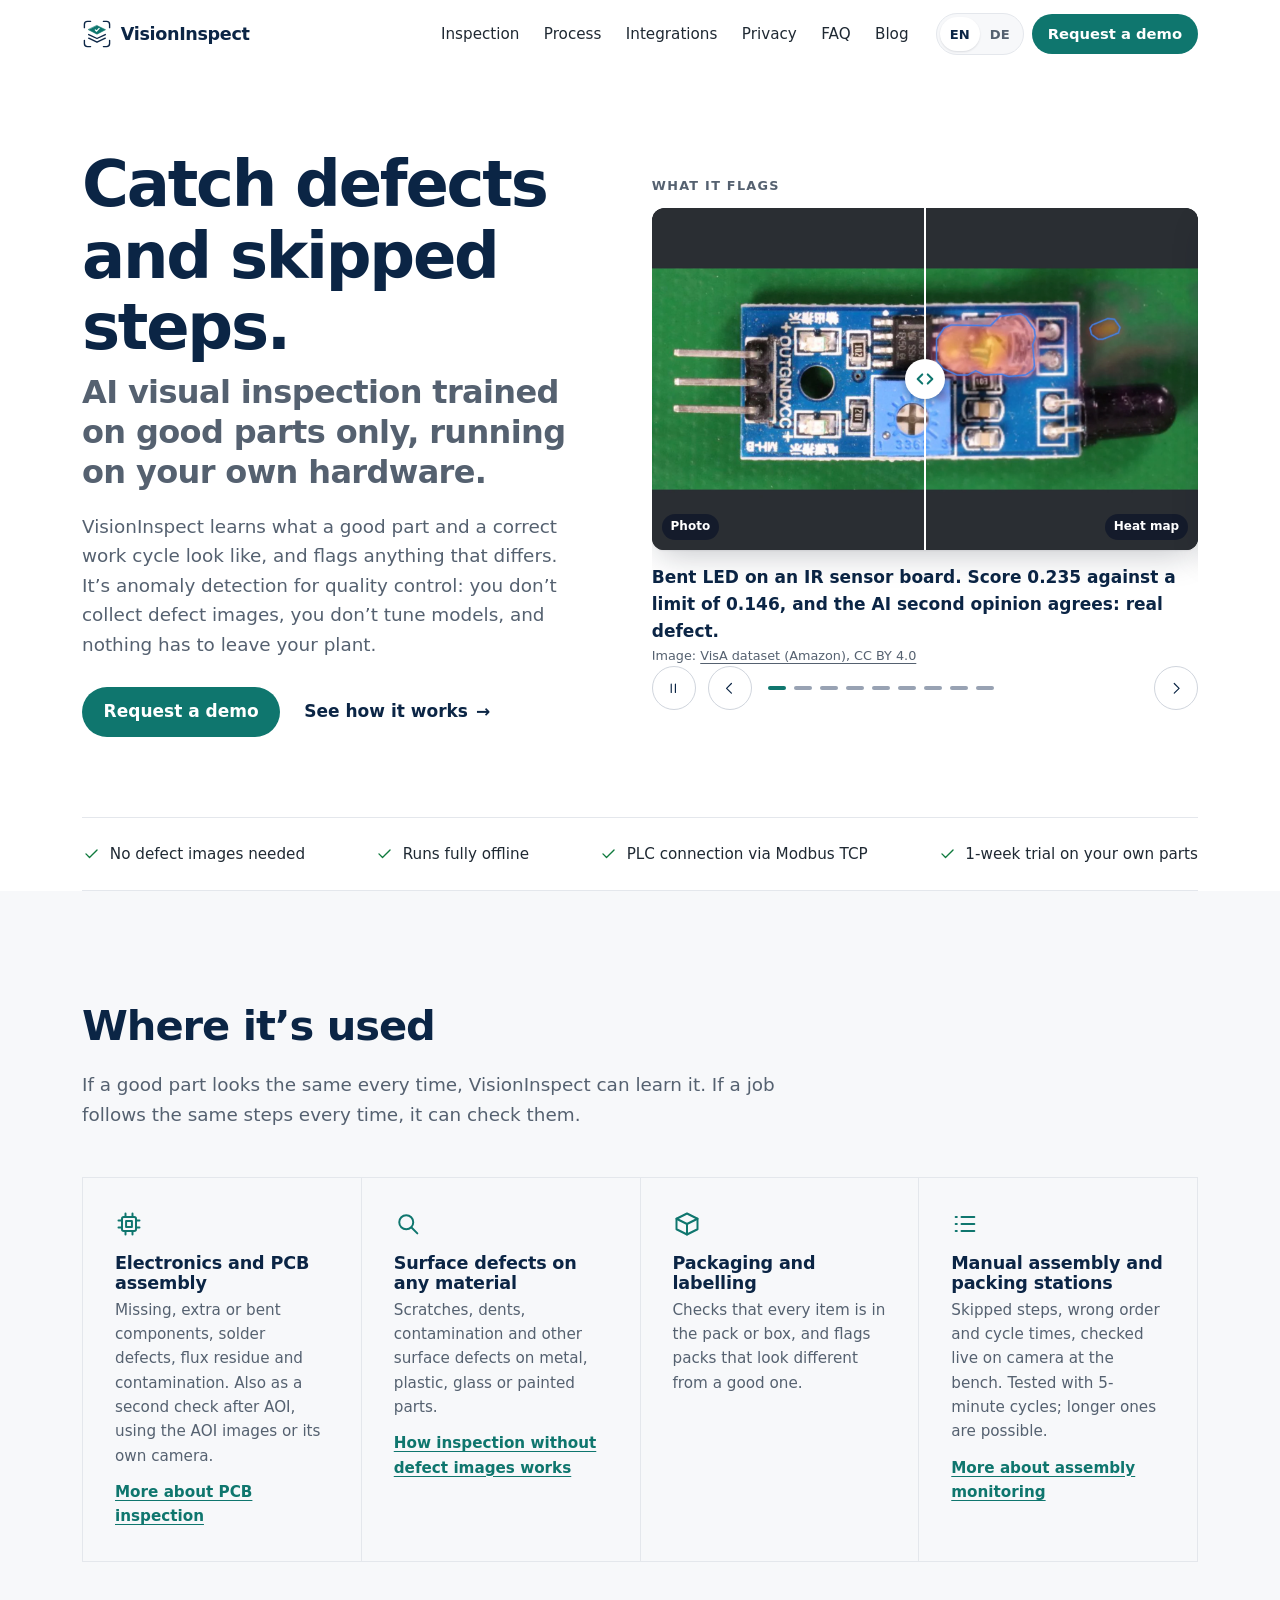
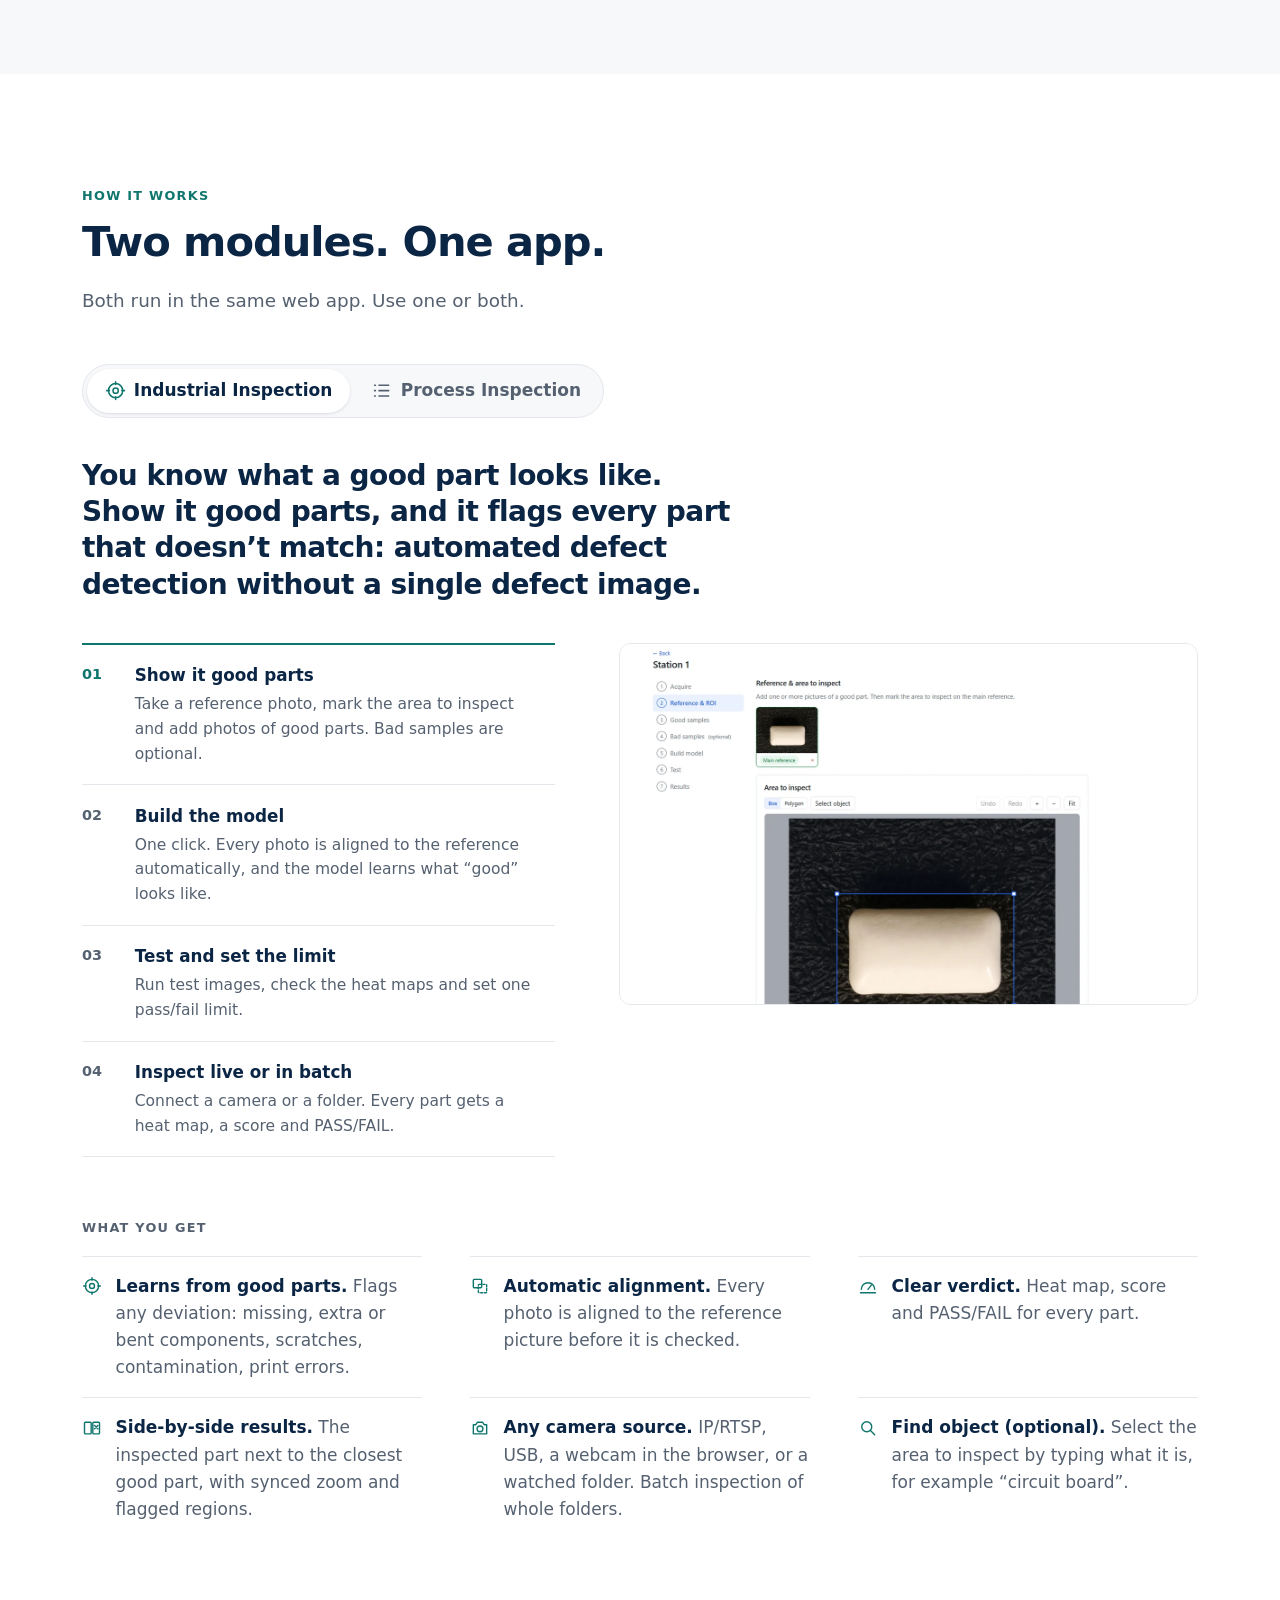
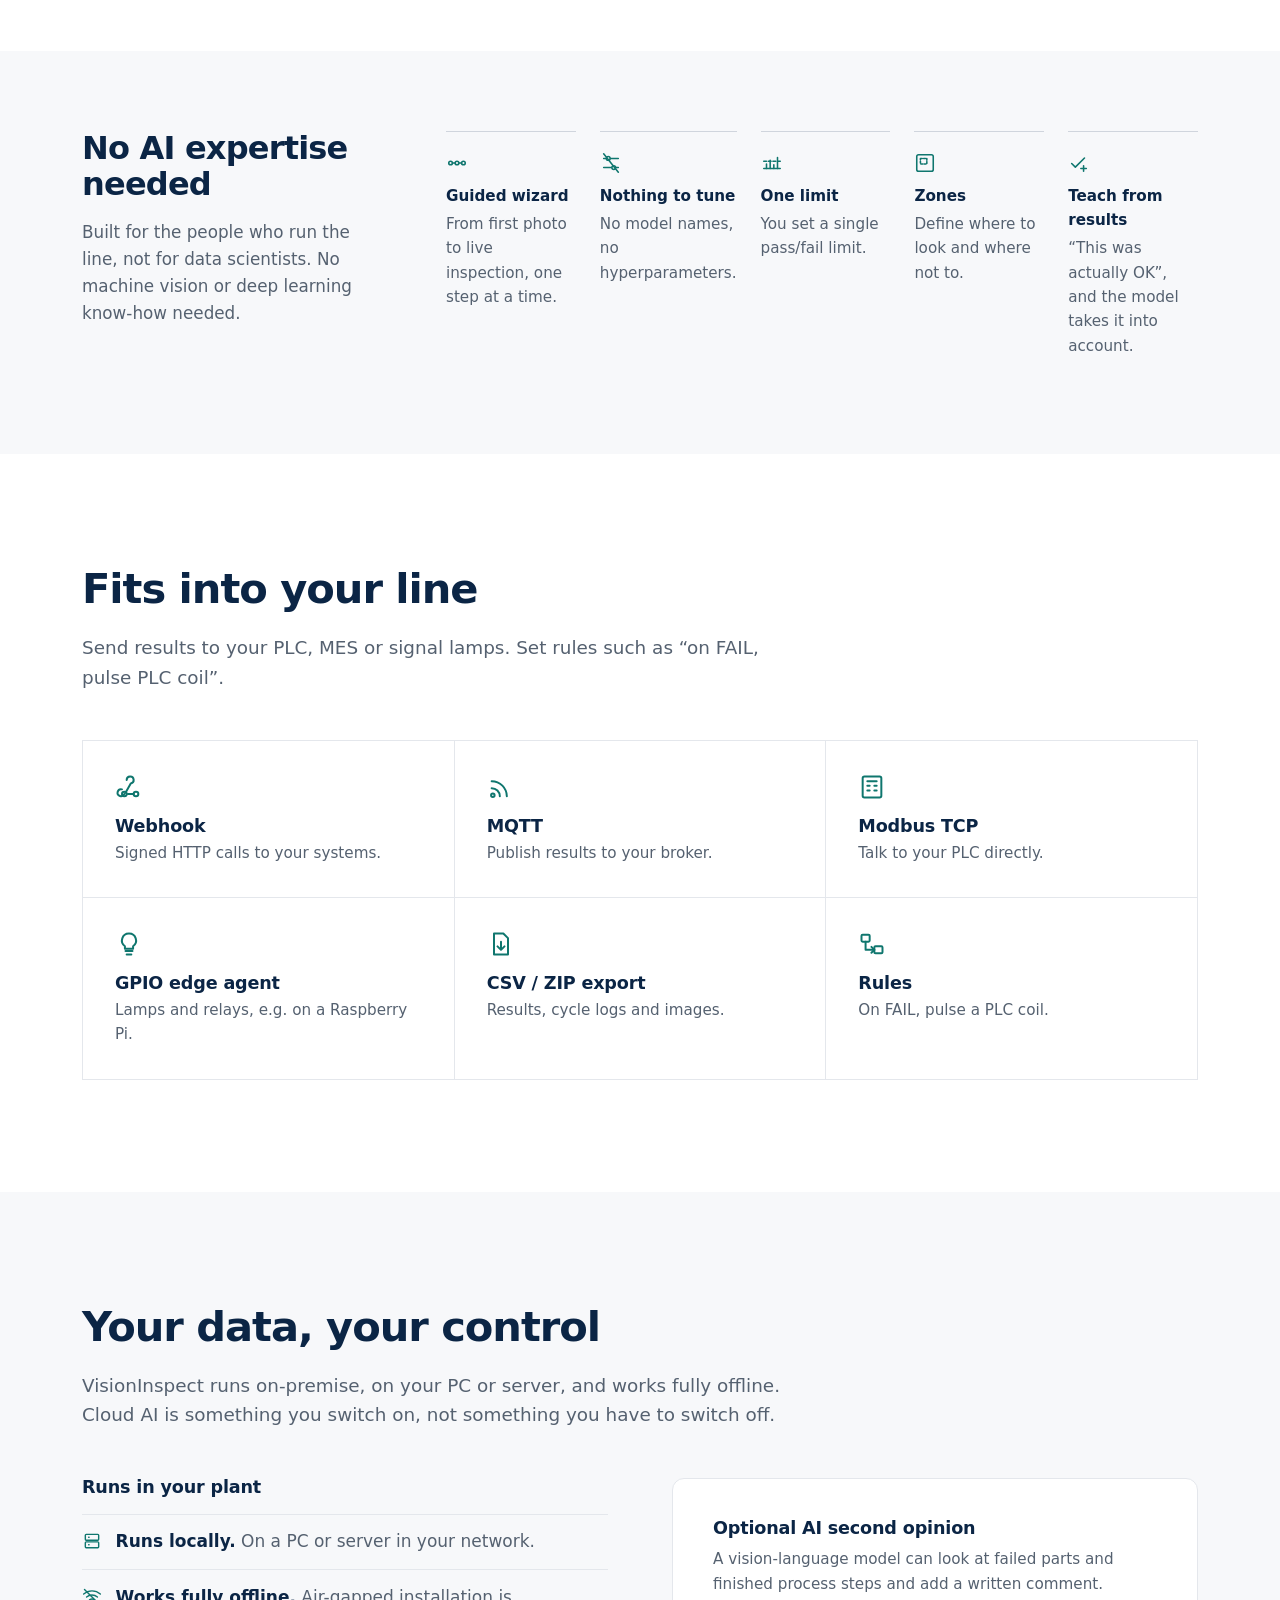
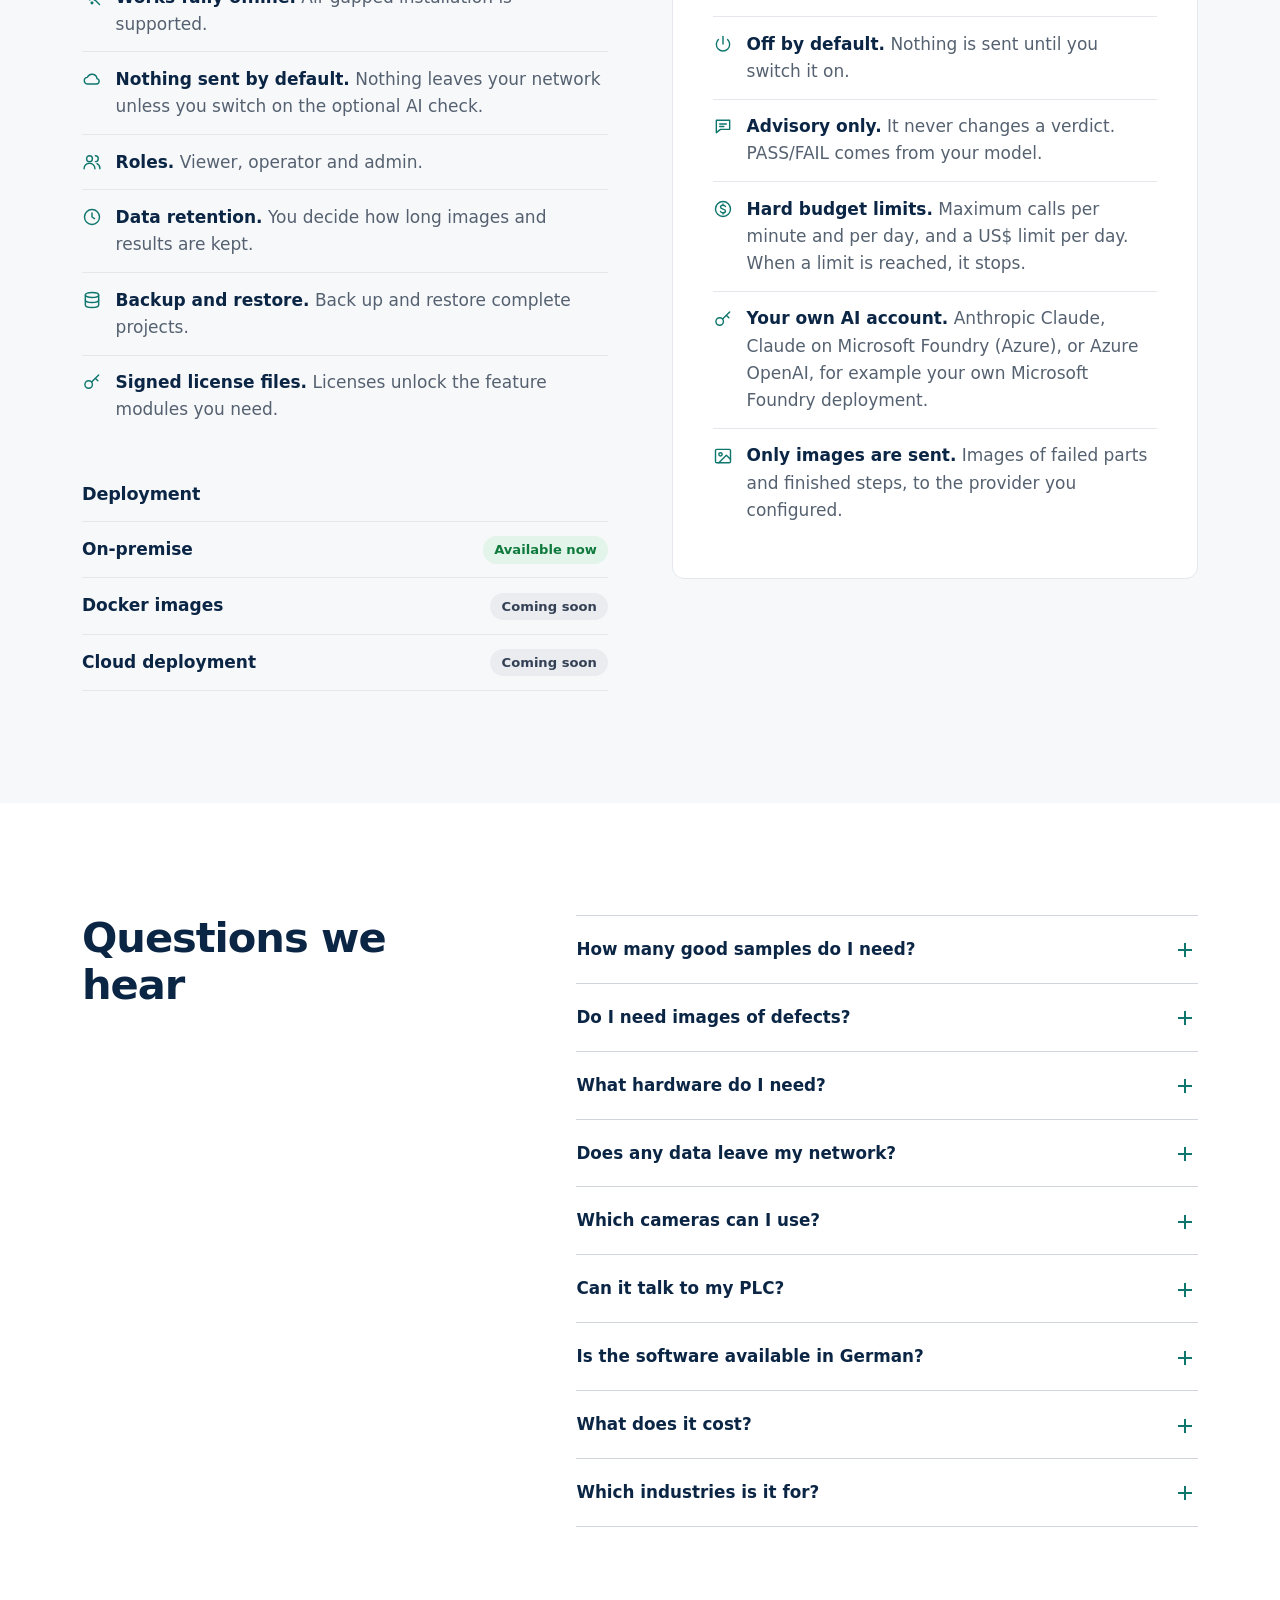
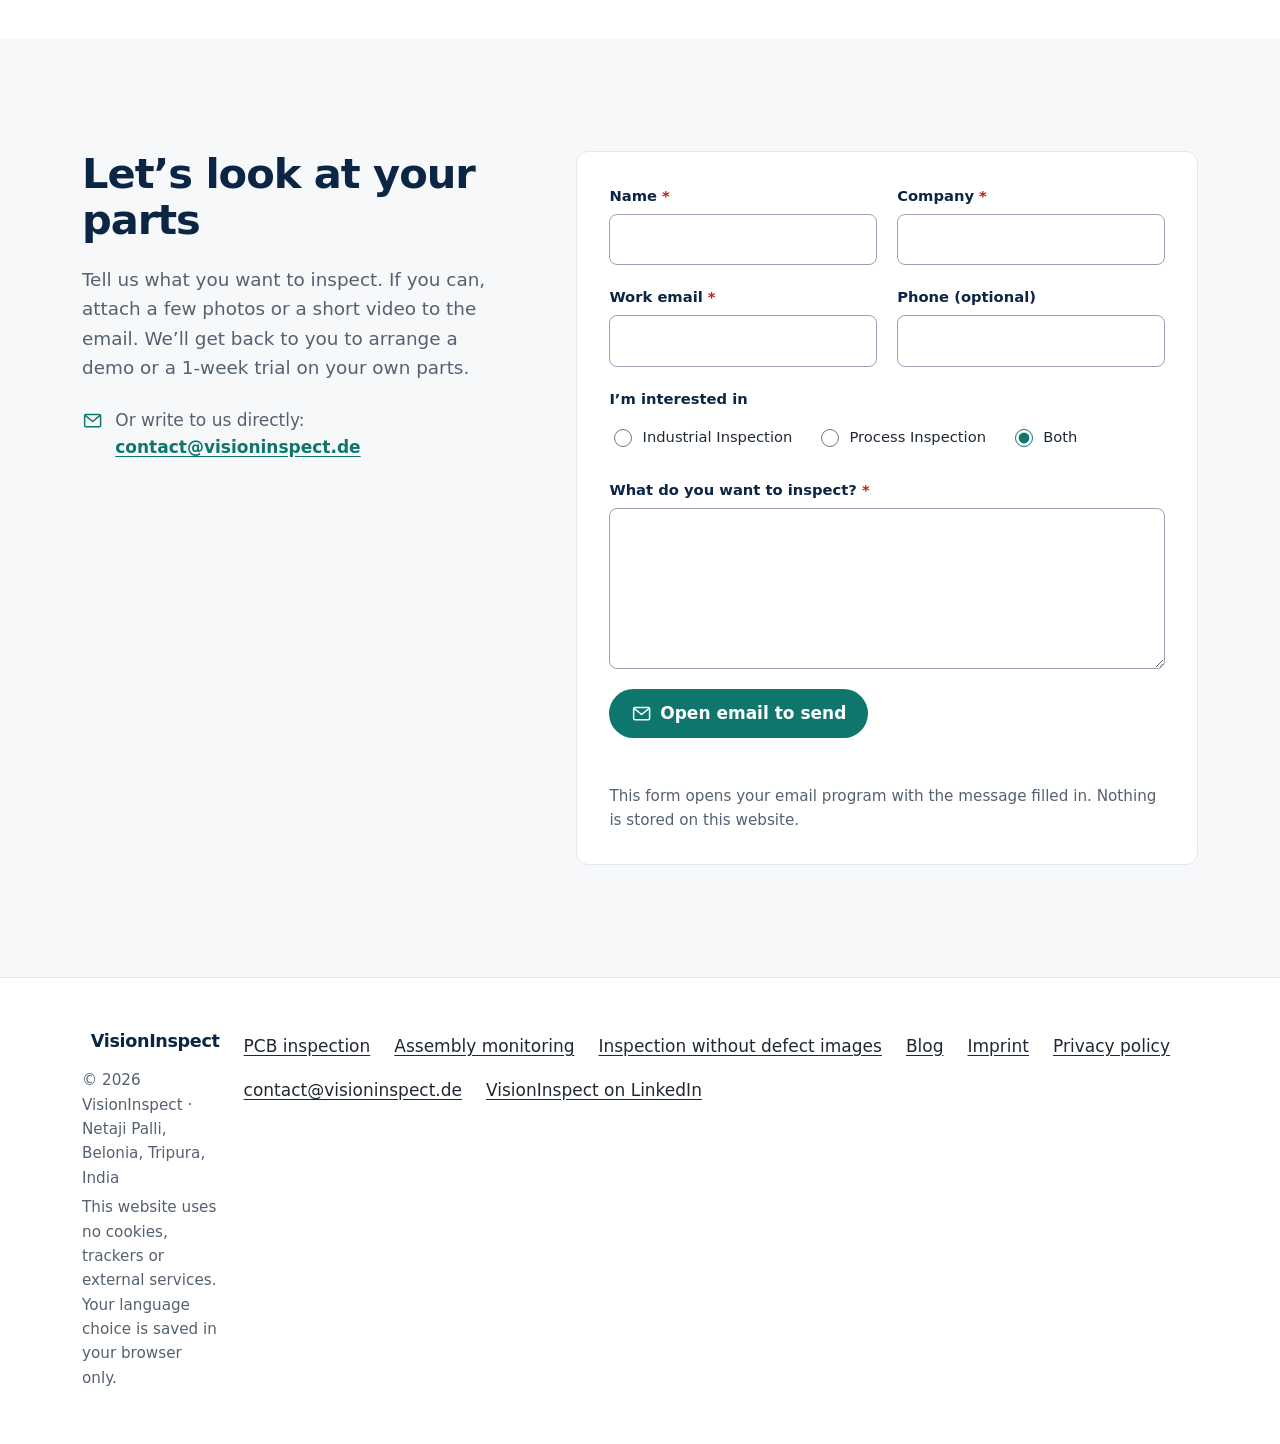
<file: index.html>
<!doctype html>
<html lang="en">
<head>
  <meta charset="utf-8">
  <meta name="viewport" content="width=device-width, initial-scale=1">
  <!-- seo:start (generated by tools/build.mjs, do not edit by hand) -->
  <title>AI Visual Inspection &amp; Assembly Monitoring | VisionInspect</title>
  <meta name="description" content="On-premise AI visual inspection software. Finds defects on parts, PCBs and packaging, and skipped steps in manual assembly. Trained on good parts only.">
  <meta name="robots" content="index, follow, max-image-preview:large">
  <link rel="canonical" href="https://visioninspect.de/">
  <link rel="alternate" hreflang="en" href="https://visioninspect.de/">
  <link rel="alternate" hreflang="de" href="https://visioninspect.de/de/">
  <link rel="alternate" hreflang="x-default" href="https://visioninspect.de/">
  <meta property="og:type" content="website">
  <meta property="og:site_name" content="VisionInspect">
  <meta property="og:title" content="AI Visual Inspection &amp; Assembly Monitoring | VisionInspect">
  <meta property="og:description" content="On-premise AI visual inspection software. Finds defects on parts, PCBs and packaging, and skipped steps in manual assembly. Trained on good parts only.">
  <meta property="og:url" content="https://visioninspect.de/">
  <meta property="og:image" content="https://visioninspect.de/img/og-image.png">
  <meta property="og:image:width" content="1200">
  <meta property="og:image:height" content="630">
  <meta property="og:image:alt" content="AI Visual Inspection &amp; Assembly Monitoring | VisionInspect">
  <meta property="og:locale" content="en_US">
  <meta property="og:locale:alternate" content="de_DE">
  <meta name="twitter:card" content="summary_large_image">
  <link rel="preload" as="image" href="img/showcase/00-bent-led-photo.webp">
  <script type="application/ld+json">
  {
    "@context": "https://schema.org",
    "@graph": [
      {
        "@type": "Organization",
        "@id": "https://visioninspect.de/#organization",
        "name": "VisionInspect",
        "url": "https://visioninspect.de/",
        "logo": "https://visioninspect.de/img/logo-512.png",
        "email": "contact@visioninspect.de",
        "sameAs": [
          "https://www.linkedin.com/company/visioninspect"
        ],
        "address": {
          "@type": "PostalAddress",
          "streetAddress": "Netaji Palli",
          "addressLocality": "Belonia",
          "addressRegion": "Tripura",
          "addressCountry": "IN"
        },
        "contactPoint": {
          "@type": "ContactPoint",
          "contactType": "sales",
          "email": "contact@visioninspect.de",
          "availableLanguage": [
            "English",
            "German"
          ],
          "areaServed": "Worldwide"
        }
      },
      {
        "@type": "WebSite",
        "@id": "https://visioninspect.de/#website",
        "name": "VisionInspect",
        "url": "https://visioninspect.de/",
        "inLanguage": [
          "en",
          "de"
        ],
        "publisher": {
          "@id": "https://visioninspect.de/#organization"
        }
      },
      {
        "@type": "SoftwareApplication",
        "@id": "https://visioninspect.de/#software",
        "name": "VisionInspect",
        "applicationCategory": "BusinessApplication",
        "applicationSubCategory": "AI visual inspection",
        "description": "On-premise AI visual inspection software. Finds defects on parts, PCBs and packaging, and skipped steps in manual assembly. Trained on good parts only.",
        "url": "https://visioninspect.de/",
        "image": "https://visioninspect.de/img/og-image.png",
        "inLanguage": [
          "en",
          "de"
        ],
        "featureList": [
          "Learns from good parts",
          "Automatic alignment",
          "Clear verdict",
          "Any camera source",
          "Detects process errors",
          "Logs every cycle",
          "Modbus TCP",
          "Works fully offline"
        ],
        "publisher": {
          "@id": "https://visioninspect.de/#organization"
        }
      },
      {
        "@type": "FAQPage",
        "@id": "https://visioninspect.de/#faq",
        "inLanguage": "en",
        "mainEntity": [
          {
            "@type": "Question",
            "name": "How many good samples do I need?",
            "acceptedAnswer": {
              "@type": "Answer",
              "text": "It depends on how much your good parts vary. For the bent-pin example above, one good board was enough. Start with a set of good parts, then use the Test step. If OK parts are flagged, add them as good samples or mark them “this was actually OK”."
            }
          },
          {
            "@type": "Question",
            "name": "Do I need images of defects?",
            "acceptedAnswer": {
              "@type": "Answer",
              "text": "No. The model learns from good parts only. You can add bad samples to check that your pass/fail limit is right, but you don’t have to."
            }
          },
          {
            "@type": "Question",
            "name": "What hardware do I need?",
            "acceptedAnswer": {
              "@type": "Answer",
              "text": "A PC with an NVIDIA GPU. We develop and test on a laptop with an Intel Core Ultra 7, 64 GB RAM and an NVIDIA RTX GPU with 4 GB of GPU memory. More GPU memory is recommended."
            }
          },
          {
            "@type": "Question",
            "name": "Does any data leave my network?",
            "acceptedAnswer": {
              "@type": "Answer",
              "text": "Not by default. Everything runs locally and works offline. Only if you turn on the optional AI check are images of failed parts or finished steps sent, to the AI account you configured."
            }
          },
          {
            "@type": "Question",
            "name": "Which cameras can I use?",
            "acceptedAnswer": {
              "@type": "Answer",
              "text": "IP cameras via RTSP, USB cameras, a webcam in the browser, or any device that saves images to a folder VisionInspect watches."
            }
          },
          {
            "@type": "Question",
            "name": "Can it talk to my PLC?",
            "acceptedAnswer": {
              "@type": "Answer",
              "text": "Yes, via Modbus TCP. You can also use MQTT, signed webhooks, or a GPIO edge agent for lamps and relays."
            }
          },
          {
            "@type": "Question",
            "name": "Is the software available in German?",
            "acceptedAnswer": {
              "@type": "Answer",
              "text": "Yes. The user interface is available in English and German."
            }
          },
          {
            "@type": "Question",
            "name": "What does it cost?",
            "acceptedAnswer": {
              "@type": "Answer",
              "text": "Pricing is on request. You can test VisionInspect for one week on your own parts before you buy. Licenses are signed files with the feature modules you need."
            }
          },
          {
            "@type": "Question",
            "name": "Which industries is it for?",
            "acceptedAnswer": {
              "@type": "Answer",
              "text": "Any manufacturer or packaging company that checks parts or work steps by eye: electronics and PCB assembly, metal and plastic parts, packaging and labelling, and manual assembly. It is available worldwide."
            }
          }
        ]
      }
    ]
  }
  </script>
  <!-- seo:end -->
  <meta name="theme-color" content="#ffffff">
  <link rel="icon" href="img/favicon.svg" type="image/svg+xml">
  <link rel="stylesheet" href="css/styles.css">
  <script>document.documentElement.classList.add("js");</script>
</head>
<body>
  <!-- Icon sprite -->
  <svg xmlns="http://www.w3.org/2000/svg" class="sprite" aria-hidden="true" focusable="false">
    <defs>
      <symbol id="i-logo" viewBox="0 0 700 700"><g fill="none" stroke-linecap="round" stroke-linejoin="round"><path stroke="#0b2545" stroke-width="32" d="M56 202V128a72 72 0 0 1 72-72h72M500 56h72a72 72 0 0 1 72 72v74M56 498v74a72 72 0 0 0 72 72h72M500 644h72a72 72 0 0 0 72-72v-74M156 362l194 93 194-93M156 448l194 93 194-93"/><path fill="#0f766e" stroke="#0f766e" stroke-width="14" d="M350 154l199 96-199 103-199-103z"/><path stroke="#fff" stroke-width="28" d="M310 254l30 31 60-67"/></g></symbol>
      <symbol id="i-check" viewBox="0 0 24 24"><path d="M5 12.5l4.5 4.5L19 7.5"/></symbol>
      <symbol id="i-camera" viewBox="0 0 24 24"><path d="M4 8h3l2-3h6l2 3h3v11H4z"/><circle cx="12" cy="13" r="3.5"/></symbol>
      <symbol id="i-align" viewBox="0 0 24 24"><rect x="4" y="4" width="10" height="10" rx="1"/><rect x="10" y="10" width="10" height="10" rx="1" stroke-dasharray="2.5 2"/></symbol>
      <symbol id="i-gauge" viewBox="0 0 24 24"><path d="M4 16a8 8 0 0 1 16 0"/><path d="M12 16l4-5"/><path d="M3 20h18"/></symbol>
      <symbol id="i-compare" viewBox="0 0 24 24"><rect x="3" y="5" width="8" height="14" rx="1"/><rect x="13" y="5" width="8" height="14" rx="1"/><path d="M15 9l4 4M19 9l-4 4"/></symbol>
      <symbol id="i-folder" viewBox="0 0 24 24"><path d="M3 6h6l2 2h10v11H3z"/></symbol>
      <symbol id="i-search" viewBox="0 0 24 24"><circle cx="10.5" cy="10.5" r="6"/><path d="M15 15l5 5"/></symbol>
      <symbol id="i-alert" viewBox="0 0 24 24"><path d="M12 3l9.5 17h-19z"/><path d="M12 10v4M12 17v.5"/></symbol>
      <symbol id="i-list" viewBox="0 0 24 24"><path d="M9 6h11M9 12h11M9 18h11"/><path d="M4 6h1M4 12h1M4 18h1"/></symbol>
      <symbol id="i-replay" viewBox="0 0 24 24"><path d="M4 12a8 8 0 1 0 2.5-5.8"/><path d="M4 4v4h4"/><path d="M10.5 9.5l4 2.5-4 2.5z"/></symbol>
      <symbol id="i-target" viewBox="0 0 24 24"><circle cx="12" cy="12" r="8"/><circle cx="12" cy="12" r="3"/><path d="M12 2v3M12 19v3M2 12h3M19 12h3"/></symbol>
      <symbol id="i-wizard" viewBox="0 0 24 24"><circle cx="5" cy="12" r="2"/><circle cx="12" cy="12" r="2"/><circle cx="19" cy="12" r="2"/><path d="M7 12h3M14 12h3"/></symbol>
      <symbol id="i-sliders" viewBox="0 0 24 24"><path d="M4 7h16M4 17h16"/><circle cx="9" cy="7" r="2" fill="#fff"/><circle cx="15" cy="17" r="2" fill="#fff"/><path d="M4 2l16 20" /></symbol>
      <symbol id="i-limit" viewBox="0 0 24 24"><path d="M3 18h18"/><path d="M3 10h18" stroke-dasharray="3 2"/><path d="M6 18V13M10 18v-9M14 18v-4M18 18V6"/></symbol>
      <symbol id="i-zone" viewBox="0 0 24 24"><rect x="3" y="3" width="18" height="18" rx="2"/><rect x="7" y="7" width="7" height="6" stroke-dasharray="2 1.5"/></symbol>
      <symbol id="i-teach" viewBox="0 0 24 24"><path d="M4 12.5l4 4L18 6.5"/><path d="M14 18h6M17 15v6"/></symbol>
      <symbol id="i-webhook" viewBox="0 0 24 24"><path d="M10 6a3 3 0 1 1 3.5 3L9 17"/><circle cx="8" cy="18" r="2"/><path d="M16 18h-5"/><circle cx="18" cy="18" r="2"/><path d="M6 14a3 3 0 1 0 2 4"/></symbol>
      <symbol id="i-mqtt" viewBox="0 0 24 24"><circle cx="5" cy="19" r="1.5"/><path d="M4 13a7 7 0 0 1 7 7"/><path d="M4 7a13 13 0 0 1 13 13"/></symbol>
      <symbol id="i-plc" viewBox="0 0 24 24"><rect x="4" y="3" width="16" height="18" rx="1.5"/><path d="M8 7h8M8 11h2M14 11h2M8 15h2M14 15h2"/></symbol>
      <symbol id="i-gpio" viewBox="0 0 24 24"><path d="M9 18h6M10 21h4"/><path d="M12 3a6 6 0 0 0-3.5 10.9V16h7v-2.1A6 6 0 0 0 12 3z"/></symbol>
      <symbol id="i-export" viewBox="0 0 24 24"><path d="M6 3h8l4 4v14H6z"/><path d="M12 10v7M9 14l3 3 3-3"/></symbol>
      <symbol id="i-chip" viewBox="0 0 24 24"><rect x="6" y="6" width="12" height="12" rx="1.5"/><rect x="9.5" y="9.5" width="5" height="5"/><path d="M9 3v3M15 3v3M9 18v3M15 18v3M3 9h3M3 15h3M18 9h3M18 15h3"/></symbol>
      <symbol id="i-box" viewBox="0 0 24 24"><path d="M3 7.5L12 3l9 4.5v9L12 21l-9-4.5z"/><path d="M3 7.5l9 4.5 9-4.5M12 12v9"/></symbol>
      <symbol id="i-rules" viewBox="0 0 24 24"><rect x="3" y="4" width="7" height="6" rx="1"/><rect x="14" y="14" width="7" height="6" rx="1"/><path d="M6.5 10v7H14"/><path d="M11.5 14.5L14 17l-2.5 2.5"/></symbol>
      <symbol id="i-server" viewBox="0 0 24 24"><rect x="4" y="4" width="16" height="7" rx="1"/><rect x="4" y="13" width="16" height="7" rx="1"/><path d="M8 7.5h.5M8 16.5h.5"/></symbol>
      <symbol id="i-offline" viewBox="0 0 24 24"><path d="M2 8.5a15 15 0 0 1 20 0M5.5 12a10 10 0 0 1 13 0M9 15.5a5 5 0 0 1 6 0"/><circle cx="12" cy="19" r="1"/><path d="M3 3l18 18"/></symbol>
      <symbol id="i-cloud" viewBox="0 0 24 24"><path d="M7 18a4 4 0 0 1-.5-8 6 6 0 0 1 11.5 1.5A3.3 3.3 0 0 1 17.5 18z"/></symbol>
      <symbol id="i-users" viewBox="0 0 24 24"><circle cx="9" cy="8" r="3.5"/><path d="M2.5 20a6.5 6.5 0 0 1 13 0"/><path d="M16 4.5a3.5 3.5 0 0 1 0 7M18 14a6.5 6.5 0 0 1 3.5 6"/></symbol>
      <symbol id="i-clock" viewBox="0 0 24 24"><circle cx="12" cy="12" r="9"/><path d="M12 7v5l3 2"/></symbol>
      <symbol id="i-backup" viewBox="0 0 24 24"><ellipse cx="12" cy="6" rx="8" ry="3"/><path d="M4 6v12c0 1.7 3.6 3 8 3s8-1.3 8-3V6"/><path d="M4 12c0 1.7 3.6 3 8 3s8-1.3 8-3"/></symbol>
      <symbol id="i-key" viewBox="0 0 24 24"><circle cx="8" cy="15" r="4.5"/><path d="M11.5 12L20 3.5M16 7.5l3 3"/></symbol>
      <symbol id="i-budget" viewBox="0 0 24 24"><circle cx="12" cy="12" r="9"/><path d="M15 9c-.5-1-1.6-1.5-3-1.5-1.7 0-3 .8-3 2.2 0 3.3 6 1.6 6 4.6 0 1.4-1.3 2.2-3 2.2-1.4 0-2.5-.5-3-1.5M12 6v1.5M12 16.5V18"/></symbol>
      <symbol id="i-chat" viewBox="0 0 24 24"><path d="M4 5h16v11H9l-5 4z"/><path d="M8 9.5h8M8 12.5h5"/></symbol>
      <symbol id="i-image" viewBox="0 0 24 24"><rect x="3" y="4" width="18" height="16" rx="1.5"/><circle cx="9" cy="10" r="2"/><path d="M21 16l-5-5-9 9"/></symbol>
      <symbol id="i-power" viewBox="0 0 24 24"><path d="M12 3v9"/><path d="M6.5 6.5a8 8 0 1 0 11 0"/></symbol>
      <symbol id="i-chev-l" viewBox="0 0 24 24"><path d="M15 5l-7 7 7 7"/></symbol>
      <symbol id="i-chev-r" viewBox="0 0 24 24"><path d="M9 5l7 7-7 7"/></symbol>
      <symbol id="i-pause" viewBox="0 0 24 24"><path d="M9 6v12M15 6v12"/></symbol>
      <symbol id="i-play" viewBox="0 0 24 24"><path d="M8 5.5v13l10.5-6.5z"/></symbol>
      <symbol id="i-menu" viewBox="0 0 24 24"><path d="M4 7h16M4 12h16M4 17h16"/></symbol>
      <symbol id="i-mail" viewBox="0 0 24 24"><rect x="3" y="5" width="18" height="14" rx="1.5"/><path d="M3.5 6l8.5 7 8.5-7"/></symbol>
    </defs>
  </svg>

  <a class="skip-link" href="#main" data-i18n="skip">Skip to content</a>

  <header class="site-header">
    <div class="container header-inner">
      <a class="brand" href="#top">
        <svg class="brand-logo" aria-hidden="true"><use href="#i-logo"/></svg>
        <span data-config="productName">VisionInspect</span>
      </a>

      <nav id="site-nav" class="site-nav" data-i18n-attr="aria-label:nav.label" aria-label="Main navigation">
        <ul>
          <li><a href="#inspection" data-tab-link="inspection" data-i18n="nav.inspection">Inspection</a></li>
          <li><a href="#process" data-tab-link="process" data-i18n="nav.process">Process</a></li>
          <li><a href="#integrations" data-i18n="nav.integrations">Integrations</a></li>
          <li><a href="#privacy" data-i18n="nav.privacy">Privacy</a></li>
          <li><a href="#faq" data-i18n="nav.faq">FAQ</a></li>
          <li><a href="/blog/" data-page="blog" data-i18n="nav.blog">Blog</a></li>
          <li class="nav-contact"><a href="#contact" data-i18n="nav.contact">Contact</a></li>
        </ul>
      </nav>

      <div class="lang-switch" role="group" data-i18n-attr="aria-label:lang.label" aria-label="Language">
        <button type="button" data-lang="en" lang="en" aria-label="EN, English" aria-pressed="true">EN</button>
        <button type="button" data-lang="de" lang="de" aria-label="DE, Deutsch" aria-pressed="false">DE</button>
      </div>

      <a class="btn btn-primary btn-sm header-cta" href="#contact" data-i18n="hero.cta1">Request a demo</a>

      <button class="nav-toggle" type="button" aria-expanded="false" aria-controls="site-nav">
        <svg class="icon" aria-hidden="true"><use href="#i-menu"/></svg>
        <span data-i18n="nav.menu">Menu</span>
      </button>
    </div>
  </header>

  <noscript>
    <p class="noscript">Please enable JavaScript to view this page. / Bitte aktivieren Sie JavaScript, um diese Seite anzuzeigen. &mdash; contact@visioninspect.de</p>
  </noscript>

  <main id="main" tabindex="-1">

    <!-- 1. Hero with example carousel -->
    <section class="hero" id="top" aria-labelledby="hero-title">
      <div class="container hero-grid">
        <div class="hero-copy">
          <h1 id="hero-title">
            <span data-i18n="hero.title">Catch defects and skipped steps.</span>
            <span class="h1-sub" data-i18n="hero.title2">AI visual inspection trained on good parts only, running on your own hardware.</span>
          </h1>
          <p class="lead" data-i18n="hero.sub">VisionInspect learns what a good part and a correct work cycle look like, and flags anything that differs. It’s anomaly detection for quality control: you don’t collect defect images, you don’t tune models, and nothing has to leave your plant.</p>
          <div class="cta-row">
            <a class="btn btn-primary" href="#contact" data-i18n="hero.cta1">Request a demo</a>
            <a class="btn btn-link" href="#modules"><span data-i18n="hero.cta2">See how it works</span> <span aria-hidden="true">&rarr;</span></a>
          </div>
        </div>

        <div class="carousel" data-carousel aria-roledescription="carousel" aria-labelledby="show-title">
          <p class="carousel-label" id="show-title" data-i18n="show.title">What it flags</p>
          <div class="carousel-viewport">
            <div class="carousel-track" data-track></div>
          </div>
          <div class="carousel-controls">
            <button type="button" class="icon-btn" data-autoplay hidden>
              <svg class="icon" aria-hidden="true"><use href="#i-pause"/></svg>
            </button>
            <button type="button" class="icon-btn" data-prev data-i18n-attr="aria-label:show.prev" aria-label="Previous example">
              <svg class="icon" aria-hidden="true"><use href="#i-chev-l"/></svg>
            </button>
            <div class="carousel-dots" data-dots></div>
            <button type="button" class="icon-btn" data-next data-i18n-attr="aria-label:show.next" aria-label="Next example">
              <svg class="icon" aria-hidden="true"><use href="#i-chev-r"/></svg>
            </button>
          </div>
          <p class="visually-hidden" aria-live="polite" data-status></p>
        </div>
      </div>

      <div class="container">
        <ul class="fact-strip">
          <li><svg class="icon" aria-hidden="true"><use href="#i-check"/></svg><span data-i18n="hero.f1">No defect images needed</span></li>
          <li><svg class="icon" aria-hidden="true"><use href="#i-check"/></svg><span data-i18n="hero.f2">Runs fully offline</span></li>
          <li><svg class="icon" aria-hidden="true"><use href="#i-check"/></svg><span data-i18n="hero.f3">PLC connection via Modbus TCP</span></li>
          <li><svg class="icon" aria-hidden="true"><use href="#i-check"/></svg><span data-i18n="hero.f4">1-week trial on your own parts</span></li>
        </ul>
      </div>
    </section>

    <!-- 2. Where it's used -->
    <section class="section section-alt" id="use-cases" aria-labelledby="use-title">
      <div class="container" data-reveal>
        <header class="section-head">
          <h2 id="use-title" data-i18n="use.title">Where it’s used</h2>
          <p class="lead" data-i18n="use.lead">If a good part looks the same every time, VisionInspect can learn it. If a job follows the same steps every time, it can check them.</p>
        </header>
        <ul class="tiles tiles-4">
          <li><svg class="icon" aria-hidden="true"><use href="#i-chip"/></svg><h3 data-i18n="use.pcb.t">Electronics and PCB assembly</h3><p data-i18n="use.pcb.d">Missing, extra or bent components, solder defects, flux residue and contamination. Also as a second check after AOI, using the AOI images or its own camera.</p><a class="tile-link" href="/pcb-inspection/" data-page="pcb" data-i18n="use.pcb.more">More about PCB inspection</a></li>
          <li><svg class="icon" aria-hidden="true"><use href="#i-search"/></svg><h3 data-i18n="use.parts.t">Surface defects on any material</h3><p data-i18n="use.parts.d">Scratches, dents, contamination and other surface defects on metal, plastic, glass or painted parts.</p><a class="tile-link" href="/visual-inspection-without-defect-images/" data-page="anomaly" data-i18n="use.parts.more">How inspection without defect images works</a></li>
          <li><svg class="icon" aria-hidden="true"><use href="#i-box"/></svg><h3 data-i18n="use.pack.t">Packaging and labelling</h3><p data-i18n="use.pack.d">Checks that every item is in the pack or box, and flags packs that look different from a good one.</p></li>
          <li><svg class="icon" aria-hidden="true"><use href="#i-list"/></svg><h3 data-i18n="use.assembly.t">Manual assembly and packing stations</h3><p data-i18n="use.assembly.d">Skipped steps, wrong order and cycle times, checked live on camera at the bench. Tested with 5-minute cycles; longer ones are possible.</p><a class="tile-link" href="/assembly-monitoring/" data-page="assembly" data-i18n="use.assembly.more">More about assembly monitoring</a></li>
        </ul>
      </div>
    </section>

    <!-- 3. Two modules (tabs) -->
    <section class="section" id="modules" aria-labelledby="mod-title">
      <div class="container" data-reveal>
        <header class="section-head">
          <p class="eyebrow" data-i18n="mod.eyebrow">How it works</p>
          <h2 id="mod-title" data-i18n="mod.title">Two modules. One app.</h2>
          <p class="lead" data-i18n="mod.lead">Both run in the same web app. Use one or both.</p>
        </header>

        <div class="tabs" role="tablist" data-i18n-attr="aria-label:mod.tabs" aria-label="Modules">
          <button type="button" role="tab" id="tab-inspection" aria-controls="inspection" aria-selected="true" data-tab="inspection">
            <svg class="icon" aria-hidden="true"><use href="#i-target"/></svg><span data-i18n="mod.tab1">Industrial Inspection</span>
          </button>
          <button type="button" role="tab" id="tab-process" aria-controls="process" aria-selected="false" tabindex="-1" data-tab="process">
            <svg class="icon" aria-hidden="true"><use href="#i-list"/></svg><span data-i18n="mod.tab2">Process Inspection</span>
          </button>
        </div>

        <div class="panel" role="tabpanel" id="inspection" aria-labelledby="tab-inspection" tabindex="0">
          <p class="panel-lead" data-i18n="m1.lead">You know what a good part looks like. Show it good parts, and it flags every part that doesn’t match: automated defect detection without a single defect image.</p>
          <div class="panel-grid">
            <ol class="stepper" data-stepper>
              <li><button type="button" class="step-btn" data-step="m1s1"><span class="step-num">01</span><span class="step-body"><span class="step-title" data-i18n="how.m1s1.t">Show it good parts</span><span class="step-desc" data-i18n="how.m1s1.d">Take a reference photo, mark the area to inspect and add photos of good parts. Bad samples are optional.</span></span></button></li>
              <li><button type="button" class="step-btn" data-step="m1s2"><span class="step-num">02</span><span class="step-body"><span class="step-title" data-i18n="how.m1s2.t">Build the model</span><span class="step-desc" data-i18n="how.m1s2.d">One click. Every photo is aligned to the reference automatically, and the model learns what “good” looks like.</span></span></button></li>
              <li><button type="button" class="step-btn" data-step="m1s3"><span class="step-num">03</span><span class="step-body"><span class="step-title" data-i18n="how.m1s3.t">Test and set the limit</span><span class="step-desc" data-i18n="how.m1s3.d">Run test images, check the heat maps and set one pass/fail limit.</span></span></button></li>
              <li><button type="button" class="step-btn" data-step="m1s4"><span class="step-num">04</span><span class="step-body"><span class="step-title" data-i18n="how.m1s4.t">Inspect live or in batch</span><span class="step-desc" data-i18n="how.m1s4.d">Connect a camera or a folder. Every part gets a heat map, a score and PASS/FAIL.</span></span></button></li>
            </ol>
            <figure class="shot" data-shot="m1s1" aria-live="polite"></figure>
          </div>
          <h3 class="features-title" data-i18n="mod.features">What you get</h3>
          <ul class="feature-list">
            <li><svg class="icon" aria-hidden="true"><use href="#i-target"/></svg><p><strong data-i18n="m1.f1.t">Learns from good parts.</strong> <span data-i18n="m1.f1.d">Flags any deviation: missing, extra or bent components, scratches, contamination, print errors.</span></p></li>
            <li><svg class="icon" aria-hidden="true"><use href="#i-align"/></svg><p><strong data-i18n="m1.f2.t">Automatic alignment.</strong> <span data-i18n="m1.f2.d">Every photo is aligned to the reference picture before it is checked.</span></p></li>
            <li><svg class="icon" aria-hidden="true"><use href="#i-gauge"/></svg><p><strong data-i18n="m1.f3.t">Clear verdict.</strong> <span data-i18n="m1.f3.d">Heat map, score and PASS/FAIL for every part.</span></p></li>
            <li><svg class="icon" aria-hidden="true"><use href="#i-compare"/></svg><p><strong data-i18n="m1.f4.t">Side-by-side results.</strong> <span data-i18n="m1.f4.d">The inspected part next to the closest good part, with synced zoom and flagged regions.</span></p></li>
            <li><svg class="icon" aria-hidden="true"><use href="#i-camera"/></svg><p><strong data-i18n="m1.f5.t">Any camera source.</strong> <span data-i18n="m1.f5.d">IP/RTSP, USB, a webcam in the browser, or a watched folder. Batch inspection of whole folders.</span></p></li>
            <li><svg class="icon" aria-hidden="true"><use href="#i-search"/></svg><p><strong data-i18n="m1.f6.t">Find object (optional).</strong> <span data-i18n="m1.f6.d">Select the area to inspect by typing what it is, for example “circuit board”.</span></p></li>
          </ul>
        </div>

        <div class="panel" role="tabpanel" id="process" aria-labelledby="tab-process" tabindex="0" hidden>
          <p class="panel-lead" data-i18n="m2.lead">A step gets skipped at the end of a long shift. Camera-based step verification catches it at the bench, not in a customer complaint.</p>
          <div class="panel-grid">
            <ol class="stepper" data-stepper>
              <li><button type="button" class="step-btn" data-step="m2s1"><span class="step-num">01</span><span class="step-body"><span class="step-title" data-i18n="how.m2s1.t">Record one correct cycle</span><span class="step-desc" data-i18n="how.m2s1.d">Upload a video of the work done right.</span></span></button></li>
              <li><button type="button" class="step-btn" data-step="m2s2"><span class="step-num">02</span><span class="step-body"><span class="step-title" data-i18n="how.m2s2.t">Mark the steps</span><span class="step-desc" data-i18n="how.m2s2.d">Mark where each step starts and ends on the timeline.</span></span></button></li>
              <li><button type="button" class="step-btn" data-step="m2s3"><span class="step-num">03</span><span class="step-body"><span class="step-title" data-i18n="how.m2s3.t">Click Learn</span><span class="step-desc" data-i18n="how.m2s3.d">VisionInspect learns the steps, then replays the teaching video by itself to check what it learned.</span></span></button></li>
              <li><button type="button" class="step-btn" data-step="m2s4"><span class="step-num">04</span><span class="step-body"><span class="step-title" data-i18n="how.m2s4.t">Run it live</span><span class="step-desc" data-i18n="how.m2s4.d">Point a camera at the bench. Every cycle is checked and logged.</span></span></button></li>
            </ol>
            <figure class="shot" data-shot="m2s1" aria-live="polite"></figure>
          </div>
          <h3 class="features-title" data-i18n="mod.features">What you get</h3>
          <ul class="feature-list">
            <li><svg class="icon" aria-hidden="true"><use href="#i-alert"/></svg><p><strong data-i18n="m2.f1.t">Detects process errors.</strong> <span data-i18n="m2.f1.d">Skipped steps, wrong order, repeated steps, steps too short or too long, idle time.</span></p></li>
            <li><svg class="icon" aria-hidden="true"><use href="#i-list"/></svg><p><strong data-i18n="m2.f2.t">Logs every cycle.</strong> <span data-i18n="m2.f2.d">Cycle time against target for each cycle, with CSV export.</span></p></li>
            <li><svg class="icon" aria-hidden="true"><use href="#i-replay"/></svg><p><strong data-i18n="m2.f3.t">Verifies itself.</strong> <span data-i18n="m2.f3.d">After learning, it replays the teaching video automatically to check what it learned.</span></p></li>
            <li><svg class="icon" aria-hidden="true"><use href="#i-target"/></svg><p><strong data-i18n="m2.f4.t">Follows the object.</strong> <span data-i18n="m2.f4.d">It can track an object, such as the box being packed, so its position on the bench does not matter.</span></p></li>
          </ul>
        </div>
      </div>
    </section>

    <!-- 3. No AI expertise (compact strip) -->
    <section class="section section-alt section-tight" id="easy" aria-labelledby="easy-title">
      <div class="container easy-grid" data-reveal>
        <header>
          <h2 id="easy-title" data-i18n="easy.title">No AI expertise needed</h2>
          <p class="lead" data-i18n="easy.lead">Built for the people who run the line, not for data scientists. No machine vision or deep learning know-how needed.</p>
        </header>
        <ul class="strip">
          <li><svg class="icon" aria-hidden="true"><use href="#i-wizard"/></svg><strong data-i18n="easy.f1.t">Guided wizard</strong><span data-i18n="easy.f1.d">From first photo to live inspection, one step at a time.</span></li>
          <li><svg class="icon" aria-hidden="true"><use href="#i-sliders"/></svg><strong data-i18n="easy.f2.t">Nothing to tune</strong><span data-i18n="easy.f2.d">No model names, no hyperparameters.</span></li>
          <li><svg class="icon" aria-hidden="true"><use href="#i-limit"/></svg><strong data-i18n="easy.f3.t">One limit</strong><span data-i18n="easy.f3.d">You set a single pass/fail limit.</span></li>
          <li><svg class="icon" aria-hidden="true"><use href="#i-zone"/></svg><strong data-i18n="easy.f4.t">Zones</strong><span data-i18n="easy.f4.d">Define where to look and where not to.</span></li>
          <li><svg class="icon" aria-hidden="true"><use href="#i-teach"/></svg><strong data-i18n="easy.f5.t">Teach from results</strong><span data-i18n="easy.f5.d">“This was actually OK”, and the model takes it into account.</span></li>
        </ul>
      </div>
    </section>

    <!-- 4a. Integrations -->
    <section class="section" id="integrations" aria-labelledby="int-title">
      <div class="container" data-reveal>
        <header class="section-head">
          <h2 id="int-title" data-i18n="int.title">Fits into your line</h2>
          <p class="lead" data-i18n="int.lead">Send results to your PLC, MES or signal lamps. Set rules such as “on FAIL, pulse PLC coil”.</p>
        </header>
        <ul class="tiles">
          <li><svg class="icon" aria-hidden="true"><use href="#i-webhook"/></svg><h3 data-i18n="int.webhook.t">Webhook</h3><p data-i18n="int.webhook.d">Signed HTTP calls to your systems.</p></li>
          <li><svg class="icon" aria-hidden="true"><use href="#i-mqtt"/></svg><h3 data-i18n="int.mqtt.t">MQTT</h3><p data-i18n="int.mqtt.d">Publish results to your broker.</p></li>
          <li><svg class="icon" aria-hidden="true"><use href="#i-plc"/></svg><h3 data-i18n="int.modbus.t">Modbus TCP</h3><p data-i18n="int.modbus.d">Talk to your PLC directly.</p></li>
          <li><svg class="icon" aria-hidden="true"><use href="#i-gpio"/></svg><h3 data-i18n="int.gpio.t">GPIO edge agent</h3><p data-i18n="int.gpio.d">Lamps and relays, e.g. on a Raspberry Pi.</p></li>
          <li><svg class="icon" aria-hidden="true"><use href="#i-export"/></svg><h3 data-i18n="int.export.t">CSV / ZIP export</h3><p data-i18n="int.export.d">Results, cycle logs and images.</p></li>
          <li><svg class="icon" aria-hidden="true"><use href="#i-rules"/></svg><h3 data-i18n="int.rules.t">Rules</h3><p data-i18n="int.rules.d">On FAIL, pulse a PLC coil.</p></li>
        </ul>
      </div>
    </section>

    <!-- 4b. Your data, your control (privacy + deployment + AI check) -->
    <section class="section section-alt" id="privacy" aria-labelledby="data-title">
      <div class="container" data-reveal>
        <header class="section-head">
          <h2 id="data-title" data-i18n="data.title">Your data, your control</h2>
          <p class="lead" data-i18n="data.lead">VisionInspect runs on-premise, on your PC or server, and works fully offline. Cloud AI is something you switch on, not something you have to switch off.</p>
        </header>
        <div class="data-grid">
          <div>
            <h3 class="col-title" data-i18n="priv.title">Runs in your plant</h3>
            <ul class="checklist">
              <li><svg class="icon" aria-hidden="true"><use href="#i-server"/></svg><p><strong data-i18n="priv.f1.t">Runs locally.</strong> <span data-i18n="priv.f1.d">On a PC or server in your network.</span></p></li>
              <li><svg class="icon" aria-hidden="true"><use href="#i-offline"/></svg><p><strong data-i18n="priv.f2.t">Works fully offline.</strong> <span data-i18n="priv.f2.d">Air-gapped installation is supported.</span></p></li>
              <li><svg class="icon" aria-hidden="true"><use href="#i-cloud"/></svg><p><strong data-i18n="priv.f3.t">Nothing sent by default.</strong> <span data-i18n="priv.f3.d">Nothing leaves your network unless you switch on the optional AI check.</span></p></li>
              <li><svg class="icon" aria-hidden="true"><use href="#i-users"/></svg><p><strong data-i18n="priv.f4.t">Roles.</strong> <span data-i18n="priv.f4.d">Viewer, operator and admin.</span></p></li>
              <li><svg class="icon" aria-hidden="true"><use href="#i-clock"/></svg><p><strong data-i18n="priv.f5.t">Data retention.</strong> <span data-i18n="priv.f5.d">You decide how long images and results are kept.</span></p></li>
              <li><svg class="icon" aria-hidden="true"><use href="#i-backup"/></svg><p><strong data-i18n="priv.f6.t">Backup and restore.</strong> <span data-i18n="priv.f6.d">Back up and restore complete projects.</span></p></li>
              <li><svg class="icon" aria-hidden="true"><use href="#i-key"/></svg><p><strong data-i18n="priv.f7.t">Signed license files.</strong> <span data-i18n="priv.f7.d">Licenses unlock the feature modules you need.</span></p></li>
            </ul>
            <h3 class="col-title col-title-gap" data-i18n="dep.title">Deployment</h3>
            <dl class="deploy-list">
              <div class="deploy-row"><dt data-i18n="dep.onprem">On-premise</dt><dd><span class="badge badge-now" data-i18n="dep.now">Available now</span></dd></div>
              <div class="deploy-row"><dt data-i18n="dep.docker">Docker images</dt><dd><span class="badge" data-i18n="dep.soon">Coming soon</span></dd></div>
              <div class="deploy-row"><dt data-i18n="dep.cloud">Cloud deployment</dt><dd><span class="badge" data-i18n="dep.soon">Coming soon</span></dd></div>
            </dl>
          </div>

          <aside class="ai-panel" id="ai" aria-labelledby="ai-title">
            <h3 id="ai-title" data-i18n="ai.title">Optional AI second opinion</h3>
            <p class="muted" data-i18n="ai.lead">A vision-language model can look at failed parts and finished process steps and add a written comment.</p>
            <ul class="checklist">
              <li><svg class="icon" aria-hidden="true"><use href="#i-power"/></svg><p><strong data-i18n="ai.f1.t">Off by default.</strong> <span data-i18n="ai.f1.d">Nothing is sent until you switch it on.</span></p></li>
              <li><svg class="icon" aria-hidden="true"><use href="#i-chat"/></svg><p><strong data-i18n="ai.f2.t">Advisory only.</strong> <span data-i18n="ai.f2.d">It never changes a verdict. PASS/FAIL comes from your model.</span></p></li>
              <li><svg class="icon" aria-hidden="true"><use href="#i-budget"/></svg><p><strong data-i18n="ai.f3.t">Hard budget limits.</strong> <span data-i18n="ai.f3.d">Maximum calls per minute and per day, and a US$ limit per day. When a limit is reached, it stops.</span></p></li>
              <li><svg class="icon" aria-hidden="true"><use href="#i-key"/></svg><p><strong data-i18n="ai.f4.t">Your own AI account.</strong> <span data-i18n="ai.f4.d">Anthropic Claude, Claude on Microsoft Foundry (Azure), or Azure OpenAI, for example your own Microsoft Foundry deployment.</span></p></li>
              <li><svg class="icon" aria-hidden="true"><use href="#i-image"/></svg><p><strong data-i18n="ai.f5.t">Only images are sent.</strong> <span data-i18n="ai.f5.d">Images of failed parts and finished steps, to the provider you configured.</span></p></li>
            </ul>
          </aside>
        </div>
      </div>
    </section>

    <!-- 5. FAQ -->
    <section class="section" id="faq" aria-labelledby="faq-title">
      <div class="container split" data-reveal>
        <header class="split-head">
          <h2 id="faq-title" data-i18n="faq.title">Questions we hear</h2>
        </header>
        <div class="faq">
          <details><summary data-i18n="faq.q1">How many good samples do I need?</summary><p data-i18n="faq.a1">It depends on how much your good parts vary. For the bent-pin example above, one good board was enough. Start with a set of good parts, then use the Test step. If OK parts are flagged, add them as good samples or mark them “this was actually OK”.</p></details>
          <details><summary data-i18n="faq.q2">Do I need images of defects?</summary><p data-i18n="faq.a2">No. The model learns from good parts only. You can add bad samples to check that your pass/fail limit is right, but you don’t have to.</p></details>
          <details><summary data-i18n="faq.q3">What hardware do I need?</summary><p data-i18n="faq.a3">A PC with an NVIDIA GPU. We develop and test on a laptop with an Intel Core Ultra 7, 64 GB RAM and an NVIDIA RTX GPU with 4 GB of GPU memory. More GPU memory is recommended.</p></details>
          <details><summary data-i18n="faq.q4">Does any data leave my network?</summary><p data-i18n="faq.a4">Not by default. Everything runs locally and works offline. Only if you turn on the optional AI check are images of failed parts or finished steps sent, to the AI account you configured.</p></details>
          <details><summary data-i18n="faq.q5">Which cameras can I use?</summary><p data-i18n="faq.a5">IP cameras via RTSP, USB cameras, a webcam in the browser, or any device that saves images to a folder VisionInspect watches.</p></details>
          <details><summary data-i18n="faq.q6">Can it talk to my PLC?</summary><p data-i18n="faq.a6">Yes, via Modbus TCP. You can also use MQTT, signed webhooks, or a GPIO edge agent for lamps and relays.</p></details>
          <details><summary data-i18n="faq.q7">Is the software available in German?</summary><p data-i18n="faq.a7">Yes. The user interface is available in English and German.</p></details>
          <details><summary data-i18n="faq.q8">What does it cost?</summary><p data-i18n="faq.a8">Pricing is on request. You can test VisionInspect for one week on your own parts before you buy. Licenses are signed files with the feature modules you need.</p></details>
          <details><summary data-i18n="faq.q9">Which industries is it for?</summary><p data-i18n="faq.a9">Any manufacturer or packaging company that checks parts or work steps by eye: electronics and PCB assembly, metal and plastic parts, packaging and labelling, and manual assembly. It is available worldwide.</p></details>
        </div>
      </div>
    </section>

    <!-- 6. Contact -->
    <section class="section section-alt" id="contact" aria-labelledby="contact-title">
      <div class="container split" data-reveal>
        <header class="split-head">
          <h2 id="contact-title" data-i18n="contact.title">Let’s look at your parts</h2>
          <p class="lead" data-i18n="contact.lead">Tell us what you want to inspect. If you can, attach a few photos or a short video to the email. We’ll get back to you to arrange a demo or a 1-week trial on your own parts.</p>
          <p class="contact-direct">
            <svg class="icon" aria-hidden="true"><use href="#i-mail"/></svg>
            <span><span data-i18n="form.direct">Or write to us directly:</span><br><a data-config-mail href="mailto:contact@visioninspect.de">contact@visioninspect.de</a></span>
          </p>
        </header>
        <form class="contact-form" id="contact-form" novalidate>
          <div class="field">
            <label for="f-name"><span data-i18n="form.name">Name</span> <span class="req" aria-hidden="true">*</span></label>
            <input id="f-name" name="name" type="text" autocomplete="name" required>
          </div>
          <div class="field">
            <label for="f-company"><span data-i18n="form.company">Company</span> <span class="req" aria-hidden="true">*</span></label>
            <input id="f-company" name="company" type="text" autocomplete="organization" required>
          </div>
          <div class="field">
            <label for="f-email"><span data-i18n="form.email">Work email</span> <span class="req" aria-hidden="true">*</span></label>
            <input id="f-email" name="email" type="email" autocomplete="email" required>
          </div>
          <div class="field">
            <label for="f-phone" data-i18n="form.phone">Phone (optional)</label>
            <input id="f-phone" name="phone" type="tel" autocomplete="tel">
          </div>
          <fieldset class="field field-full">
            <legend data-i18n="form.interest">I’m interested in</legend>
            <div class="radio-row">
              <label><input type="radio" name="interest" value="form.i1"> <span data-i18n="form.i1">Industrial Inspection</span></label>
              <label><input type="radio" name="interest" value="form.i2"> <span data-i18n="form.i2">Process Inspection</span></label>
              <label><input type="radio" name="interest" value="form.i3" checked> <span data-i18n="form.i3">Both</span></label>
            </div>
          </fieldset>
          <div class="field field-full">
            <label for="f-message"><span data-i18n="form.message">What do you want to inspect?</span> <span class="req" aria-hidden="true">*</span></label>
            <textarea id="f-message" name="message" rows="5" required></textarea>
          </div>
          <div class="field-full form-footer">
            <button class="btn btn-primary" type="submit">
              <svg class="icon" aria-hidden="true"><use href="#i-mail"/></svg>
              <span data-i18n="form.submit">Open email to send</span>
            </button>
            <p class="form-status" role="status" aria-live="polite" data-form-status></p>
            <p class="muted" data-i18n="form.note">This form opens your email program with the message filled in. Nothing is stored on this website.</p>
          </div>
        </form>
      </div>
    </section>
  </main>

  <footer class="site-footer">
    <div class="container footer-inner">
      <div>
        <p class="brand brand-footer">
          <svg class="brand-logo" aria-hidden="true"><use href="#i-logo"/></svg>
          <span data-config="productName">VisionInspect</span>
        </p>
        <p class="muted">&copy; <span data-year>2026</span> <span data-config="company">VisionInspect</span> &middot; <span data-config="address">Netaji Palli, Belonia, Tripura, India</span></p>
        <p class="muted" data-i18n="footer.note">This website uses no cookies, trackers or external services. Your language choice is saved in your browser only.</p>
      </div>
      <ul class="footer-links">
        <li><a href="/pcb-inspection/" data-page="pcb" data-i18n="footer.pcb">PCB inspection</a></li>
        <li><a href="/assembly-monitoring/" data-page="assembly" data-i18n="footer.assembly">Assembly monitoring</a></li>
        <li><a href="/visual-inspection-without-defect-images/" data-page="anomaly" data-i18n="footer.anomaly">Inspection without defect images</a></li>
        <li><a href="/blog/" data-page="blog" data-i18n="footer.blog">Blog</a></li>
        <li><a href="imprint.html" data-i18n="footer.imprint">Imprint</a></li>
        <li><a href="privacy.html" data-i18n="footer.privacy">Privacy policy</a></li>
        <li><a data-config-mail href="mailto:contact@visioninspect.de">contact@visioninspect.de</a></li>
        <li><a data-config-href="linkedin" href="https://www.linkedin.com/company/visioninspect" rel="me noopener" data-i18n="footer.linkedin">VisionInspect on LinkedIn</a></li>
      </ul>
    </div>
  </footer>

  <script src="js/config.js"></script>
  <script src="js/i18n.js"></script>
  <script src="js/main.js"></script>
</body>
</html>
</file>
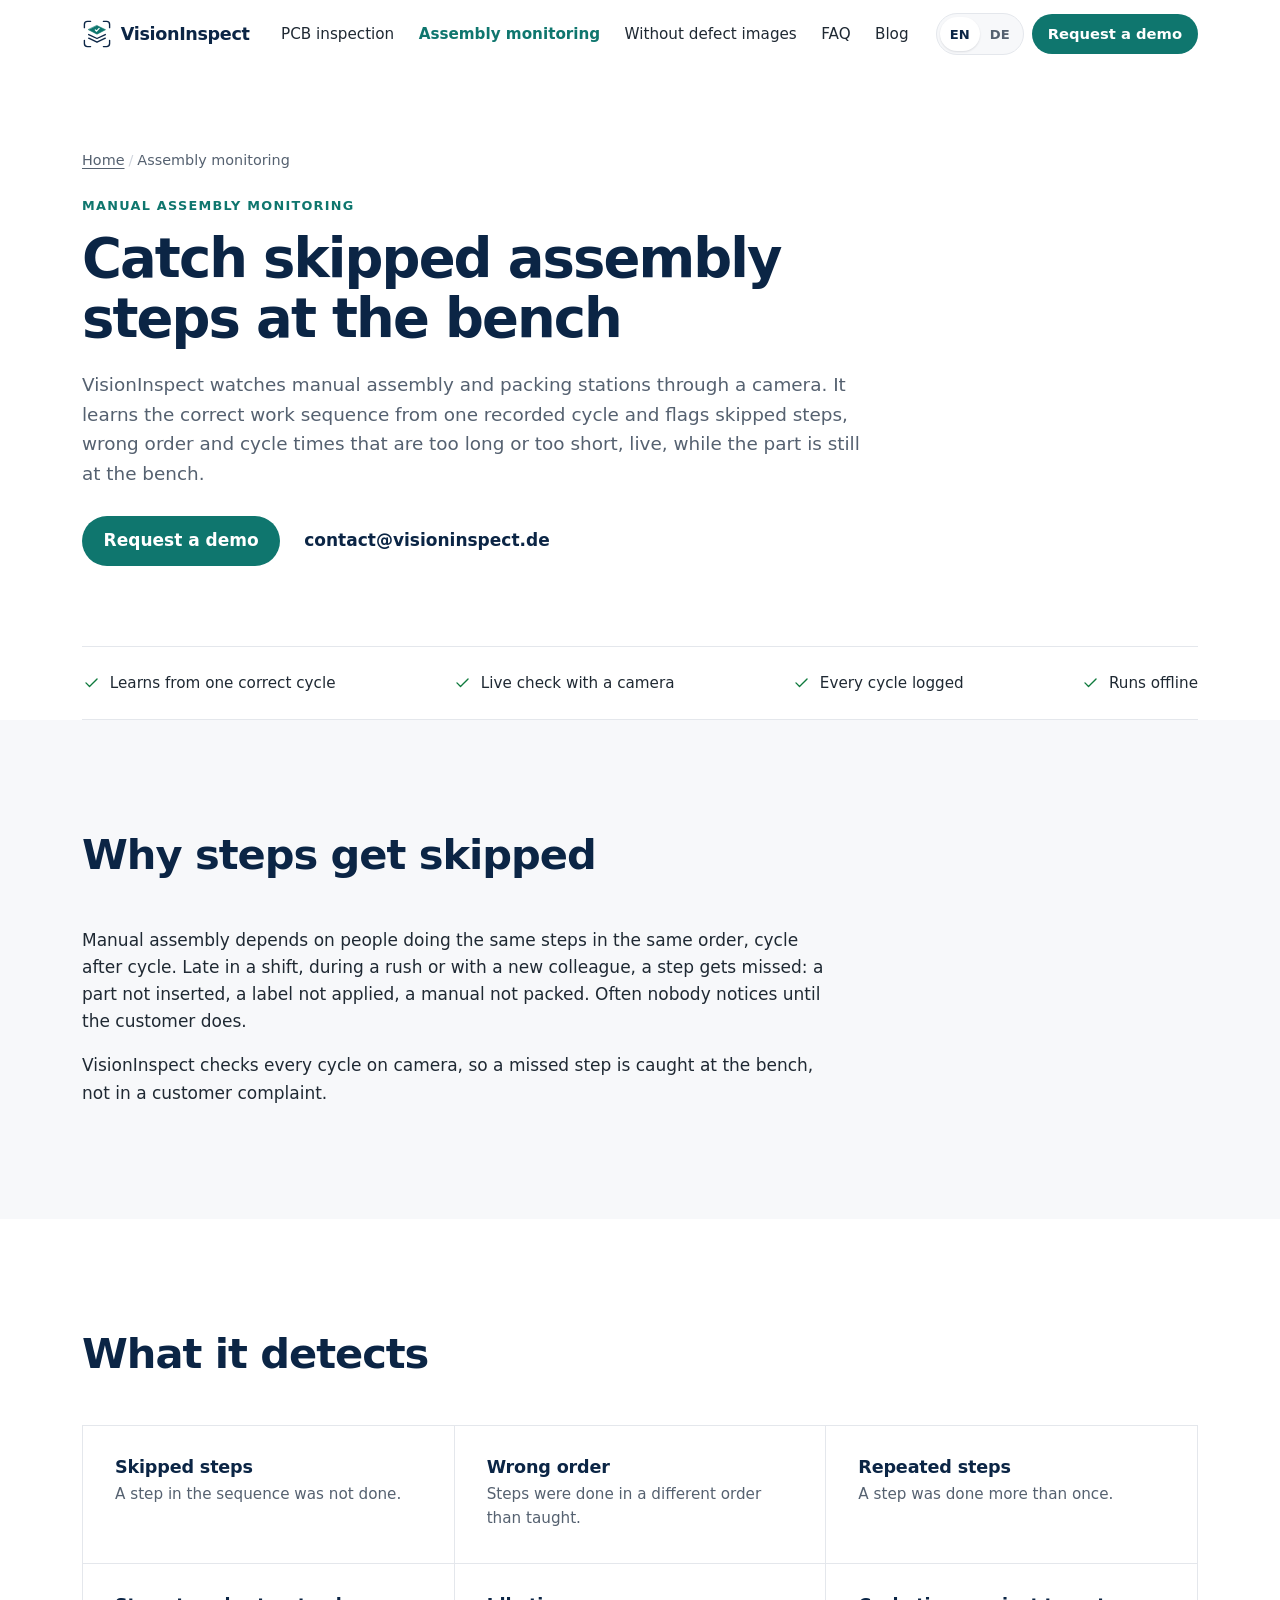
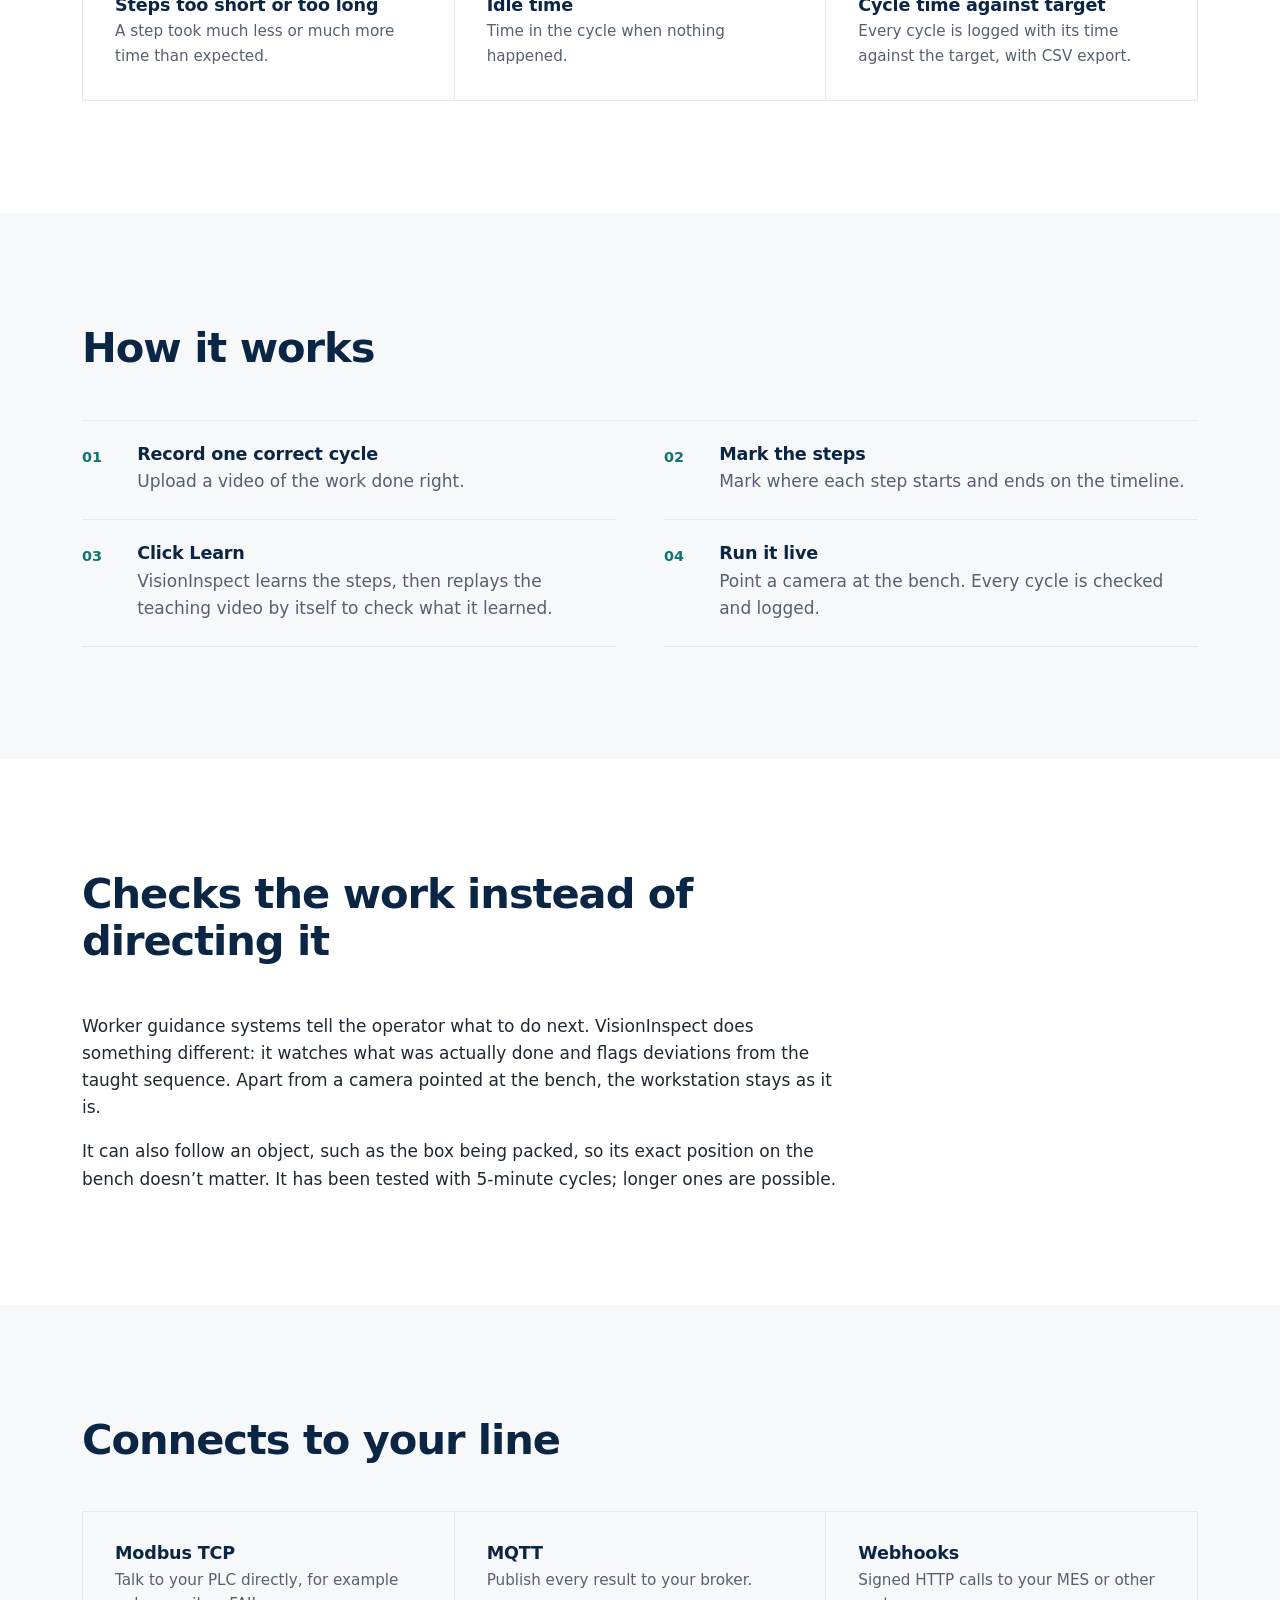
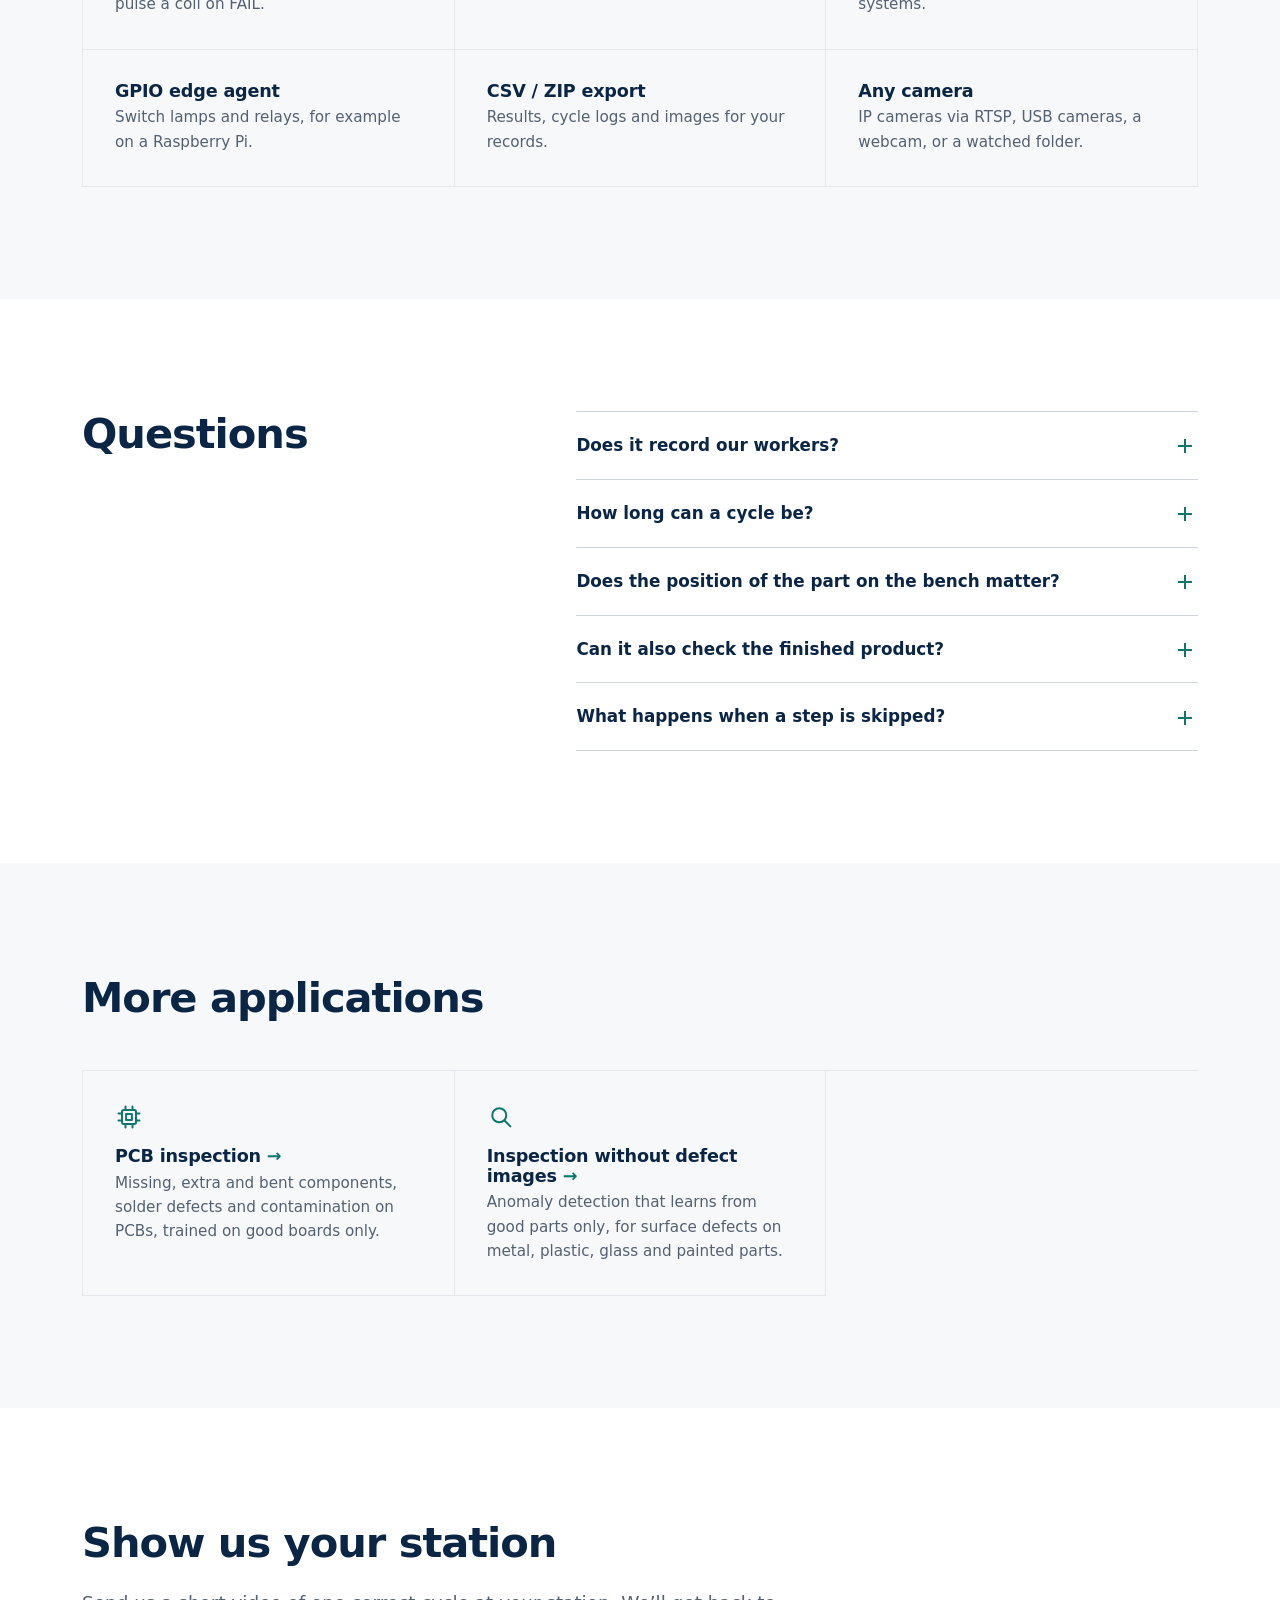
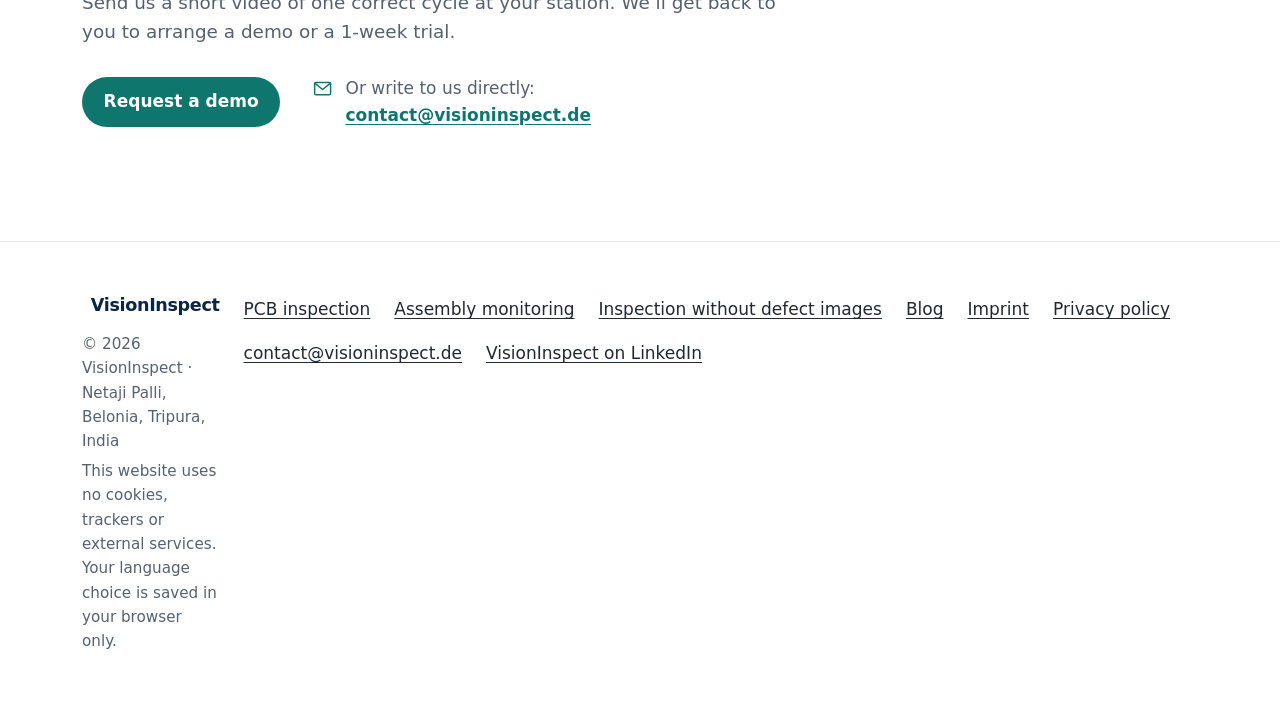
<file: assembly-monitoring/index.html>
<!doctype html>
<html lang="en">
<head>
  <meta charset="utf-8">
  <meta name="viewport" content="width=device-width, initial-scale=1">
  <!-- seo:start (generated by tools/build.mjs, do not edit by hand) -->
  <title>Manual Assembly Monitoring with AI Cameras | VisionInspect</title>
  <meta name="description" content="Camera-based monitoring for manual assembly and packing stations. Learns the work steps from one correct cycle and flags skipped steps, wrong order and cycle times.">
  <meta name="robots" content="index, follow, max-image-preview:large">
  <link rel="canonical" href="https://visioninspect.de/assembly-monitoring/">
  <link rel="alternate" hreflang="en" href="https://visioninspect.de/assembly-monitoring/">
  <link rel="alternate" hreflang="de" href="https://visioninspect.de/de/montageueberwachung/">
  <link rel="alternate" hreflang="x-default" href="https://visioninspect.de/assembly-monitoring/">
  <meta property="og:type" content="website">
  <meta property="og:site_name" content="VisionInspect">
  <meta property="og:title" content="Manual Assembly Monitoring with AI Cameras | VisionInspect">
  <meta property="og:description" content="Camera-based monitoring for manual assembly and packing stations. Learns the work steps from one correct cycle and flags skipped steps, wrong order and cycle times.">
  <meta property="og:url" content="https://visioninspect.de/assembly-monitoring/">
  <meta property="og:image" content="https://visioninspect.de/img/og-image.png">
  <meta property="og:image:width" content="1200">
  <meta property="og:image:height" content="630">
  <meta property="og:image:alt" content="Manual Assembly Monitoring with AI Cameras | VisionInspect">
  <meta property="og:locale" content="en_US">
  <meta property="og:locale:alternate" content="de_DE">
  <meta name="twitter:card" content="summary_large_image">
  <script type="application/ld+json">
  {
    "@context": "https://schema.org",
    "@graph": [
      {
        "@type": "Organization",
        "@id": "https://visioninspect.de/#organization",
        "name": "VisionInspect",
        "url": "https://visioninspect.de/",
        "logo": "https://visioninspect.de/img/logo-512.png",
        "email": "contact@visioninspect.de",
        "sameAs": [
          "https://www.linkedin.com/company/visioninspect"
        ],
        "address": {
          "@type": "PostalAddress",
          "streetAddress": "Netaji Palli",
          "addressLocality": "Belonia",
          "addressRegion": "Tripura",
          "addressCountry": "IN"
        },
        "contactPoint": {
          "@type": "ContactPoint",
          "contactType": "sales",
          "email": "contact@visioninspect.de",
          "availableLanguage": [
            "English",
            "German"
          ],
          "areaServed": "Worldwide"
        }
      },
      {
        "@type": "WebSite",
        "@id": "https://visioninspect.de/#website",
        "name": "VisionInspect",
        "url": "https://visioninspect.de/",
        "inLanguage": [
          "en",
          "de"
        ],
        "publisher": {
          "@id": "https://visioninspect.de/#organization"
        }
      },
      {
        "@type": "WebPage",
        "@id": "https://visioninspect.de/assembly-monitoring/#webpage",
        "url": "https://visioninspect.de/assembly-monitoring/",
        "name": "Manual Assembly Monitoring with AI Cameras | VisionInspect",
        "description": "Camera-based monitoring for manual assembly and packing stations. Learns the work steps from one correct cycle and flags skipped steps, wrong order and cycle times.",
        "inLanguage": "en",
        "isPartOf": {
          "@id": "https://visioninspect.de/#website"
        },
        "about": {
          "@id": "https://visioninspect.de/#software"
        },
        "breadcrumb": {
          "@id": "https://visioninspect.de/assembly-monitoring/#breadcrumb"
        }
      },
      {
        "@type": "BreadcrumbList",
        "@id": "https://visioninspect.de/assembly-monitoring/#breadcrumb",
        "itemListElement": [
          {
            "@type": "ListItem",
            "position": 1,
            "name": "Home",
            "item": "https://visioninspect.de/"
          },
          {
            "@type": "ListItem",
            "position": 2,
            "name": "Assembly monitoring",
            "item": "https://visioninspect.de/assembly-monitoring/"
          }
        ]
      },
      {
        "@type": "FAQPage",
        "@id": "https://visioninspect.de/assembly-monitoring/#faq",
        "inLanguage": "en",
        "mainEntity": [
          {
            "@type": "Question",
            "name": "Does it record our workers?",
            "acceptedAnswer": {
              "@type": "Answer",
              "text": "It analyses the camera image to check the work steps. Everything stays on your own PC, you decide how long images and results are kept, and roles control who can see what. In Germany and many other countries, camera use at workstations should be agreed with your works council and data protection officer before you start."
            }
          },
          {
            "@type": "Question",
            "name": "How long can a cycle be?",
            "acceptedAnswer": {
              "@type": "Answer",
              "text": "It has been tested with 5-minute cycles; longer ones are possible."
            }
          },
          {
            "@type": "Question",
            "name": "Does the position of the part on the bench matter?",
            "acceptedAnswer": {
              "@type": "Answer",
              "text": "Not necessarily. VisionInspect can follow an object, such as the box being packed, so the steps are recognised wherever it is on the bench."
            }
          },
          {
            "@type": "Question",
            "name": "Can it also check the finished product?",
            "acceptedAnswer": {
              "@type": "Answer",
              "text": "Yes. The Industrial Inspection module in the same app checks finished parts against good ones and flags any deviation."
            }
          },
          {
            "@type": "Question",
            "name": "What happens when a step is skipped?",
            "acceptedAnswer": {
              "@type": "Answer",
              "text": "The cycle is flagged and logged. Through Modbus TCP, MQTT, webhooks or the GPIO edge agent you can tell your PLC or MES, or switch a signal lamp."
            }
          }
        ]
      }
    ]
  }
  </script>
  <!-- seo:end -->
  <meta name="theme-color" content="#ffffff">
  <link rel="icon" href="/img/favicon.svg" type="image/svg+xml">
  <link rel="stylesheet" href="/css/styles.css">
</head>
<body>
  <svg xmlns="http://www.w3.org/2000/svg" class="sprite" aria-hidden="true" focusable="false">
    <defs>
      <symbol id="i-logo" viewBox="0 0 700 700"><g fill="none" stroke-linecap="round" stroke-linejoin="round"><path stroke="#0b2545" stroke-width="32" d="M56 202V128a72 72 0 0 1 72-72h72M500 56h72a72 72 0 0 1 72 72v74M56 498v74a72 72 0 0 0 72 72h72M500 644h72a72 72 0 0 0 72-72v-74M156 362l194 93 194-93M156 448l194 93 194-93"/><path fill="#0f766e" stroke="#0f766e" stroke-width="14" d="M350 154l199 96-199 103-199-103z"/><path stroke="#fff" stroke-width="28" d="M310 254l30 31 60-67"/></g></symbol>
      <symbol id="i-check" viewBox="0 0 24 24"><path d="M5 12.5l4.5 4.5L19 7.5"/></symbol>
      <symbol id="i-camera" viewBox="0 0 24 24"><path d="M4 8h3l2-3h6l2 3h3v11H4z"/><circle cx="12" cy="13" r="3.5"/></symbol>
      <symbol id="i-align" viewBox="0 0 24 24"><rect x="4" y="4" width="10" height="10" rx="1"/><rect x="10" y="10" width="10" height="10" rx="1" stroke-dasharray="2.5 2"/></symbol>
      <symbol id="i-gauge" viewBox="0 0 24 24"><path d="M4 16a8 8 0 0 1 16 0"/><path d="M12 16l4-5"/><path d="M3 20h18"/></symbol>
      <symbol id="i-compare" viewBox="0 0 24 24"><rect x="3" y="5" width="8" height="14" rx="1"/><rect x="13" y="5" width="8" height="14" rx="1"/><path d="M15 9l4 4M19 9l-4 4"/></symbol>
      <symbol id="i-folder" viewBox="0 0 24 24"><path d="M3 6h6l2 2h10v11H3z"/></symbol>
      <symbol id="i-search" viewBox="0 0 24 24"><circle cx="10.5" cy="10.5" r="6"/><path d="M15 15l5 5"/></symbol>
      <symbol id="i-alert" viewBox="0 0 24 24"><path d="M12 3l9.5 17h-19z"/><path d="M12 10v4M12 17v.5"/></symbol>
      <symbol id="i-list" viewBox="0 0 24 24"><path d="M9 6h11M9 12h11M9 18h11"/><path d="M4 6h1M4 12h1M4 18h1"/></symbol>
      <symbol id="i-replay" viewBox="0 0 24 24"><path d="M4 12a8 8 0 1 0 2.5-5.8"/><path d="M4 4v4h4"/><path d="M10.5 9.5l4 2.5-4 2.5z"/></symbol>
      <symbol id="i-target" viewBox="0 0 24 24"><circle cx="12" cy="12" r="8"/><circle cx="12" cy="12" r="3"/><path d="M12 2v3M12 19v3M2 12h3M19 12h3"/></symbol>
      <symbol id="i-wizard" viewBox="0 0 24 24"><circle cx="5" cy="12" r="2"/><circle cx="12" cy="12" r="2"/><circle cx="19" cy="12" r="2"/><path d="M7 12h3M14 12h3"/></symbol>
      <symbol id="i-sliders" viewBox="0 0 24 24"><path d="M4 7h16M4 17h16"/><circle cx="9" cy="7" r="2" fill="#fff"/><circle cx="15" cy="17" r="2" fill="#fff"/><path d="M4 2l16 20" /></symbol>
      <symbol id="i-limit" viewBox="0 0 24 24"><path d="M3 18h18"/><path d="M3 10h18" stroke-dasharray="3 2"/><path d="M6 18V13M10 18v-9M14 18v-4M18 18V6"/></symbol>
      <symbol id="i-zone" viewBox="0 0 24 24"><rect x="3" y="3" width="18" height="18" rx="2"/><rect x="7" y="7" width="7" height="6" stroke-dasharray="2 1.5"/></symbol>
      <symbol id="i-teach" viewBox="0 0 24 24"><path d="M4 12.5l4 4L18 6.5"/><path d="M14 18h6M17 15v6"/></symbol>
      <symbol id="i-webhook" viewBox="0 0 24 24"><path d="M10 6a3 3 0 1 1 3.5 3L9 17"/><circle cx="8" cy="18" r="2"/><path d="M16 18h-5"/><circle cx="18" cy="18" r="2"/><path d="M6 14a3 3 0 1 0 2 4"/></symbol>
      <symbol id="i-mqtt" viewBox="0 0 24 24"><circle cx="5" cy="19" r="1.5"/><path d="M4 13a7 7 0 0 1 7 7"/><path d="M4 7a13 13 0 0 1 13 13"/></symbol>
      <symbol id="i-plc" viewBox="0 0 24 24"><rect x="4" y="3" width="16" height="18" rx="1.5"/><path d="M8 7h8M8 11h2M14 11h2M8 15h2M14 15h2"/></symbol>
      <symbol id="i-gpio" viewBox="0 0 24 24"><path d="M9 18h6M10 21h4"/><path d="M12 3a6 6 0 0 0-3.5 10.9V16h7v-2.1A6 6 0 0 0 12 3z"/></symbol>
      <symbol id="i-export" viewBox="0 0 24 24"><path d="M6 3h8l4 4v14H6z"/><path d="M12 10v7M9 14l3 3 3-3"/></symbol>
      <symbol id="i-chip" viewBox="0 0 24 24"><rect x="6" y="6" width="12" height="12" rx="1.5"/><rect x="9.5" y="9.5" width="5" height="5"/><path d="M9 3v3M15 3v3M9 18v3M15 18v3M3 9h3M3 15h3M18 9h3M18 15h3"/></symbol>
      <symbol id="i-box" viewBox="0 0 24 24"><path d="M3 7.5L12 3l9 4.5v9L12 21l-9-4.5z"/><path d="M3 7.5l9 4.5 9-4.5M12 12v9"/></symbol>
      <symbol id="i-rules" viewBox="0 0 24 24"><rect x="3" y="4" width="7" height="6" rx="1"/><rect x="14" y="14" width="7" height="6" rx="1"/><path d="M6.5 10v7H14"/><path d="M11.5 14.5L14 17l-2.5 2.5"/></symbol>
      <symbol id="i-server" viewBox="0 0 24 24"><rect x="4" y="4" width="16" height="7" rx="1"/><rect x="4" y="13" width="16" height="7" rx="1"/><path d="M8 7.5h.5M8 16.5h.5"/></symbol>
      <symbol id="i-offline" viewBox="0 0 24 24"><path d="M2 8.5a15 15 0 0 1 20 0M5.5 12a10 10 0 0 1 13 0M9 15.5a5 5 0 0 1 6 0"/><circle cx="12" cy="19" r="1"/><path d="M3 3l18 18"/></symbol>
      <symbol id="i-cloud" viewBox="0 0 24 24"><path d="M7 18a4 4 0 0 1-.5-8 6 6 0 0 1 11.5 1.5A3.3 3.3 0 0 1 17.5 18z"/></symbol>
      <symbol id="i-users" viewBox="0 0 24 24"><circle cx="9" cy="8" r="3.5"/><path d="M2.5 20a6.5 6.5 0 0 1 13 0"/><path d="M16 4.5a3.5 3.5 0 0 1 0 7M18 14a6.5 6.5 0 0 1 3.5 6"/></symbol>
      <symbol id="i-clock" viewBox="0 0 24 24"><circle cx="12" cy="12" r="9"/><path d="M12 7v5l3 2"/></symbol>
      <symbol id="i-backup" viewBox="0 0 24 24"><ellipse cx="12" cy="6" rx="8" ry="3"/><path d="M4 6v12c0 1.7 3.6 3 8 3s8-1.3 8-3V6"/><path d="M4 12c0 1.7 3.6 3 8 3s8-1.3 8-3"/></symbol>
      <symbol id="i-key" viewBox="0 0 24 24"><circle cx="8" cy="15" r="4.5"/><path d="M11.5 12L20 3.5M16 7.5l3 3"/></symbol>
      <symbol id="i-budget" viewBox="0 0 24 24"><circle cx="12" cy="12" r="9"/><path d="M15 9c-.5-1-1.6-1.5-3-1.5-1.7 0-3 .8-3 2.2 0 3.3 6 1.6 6 4.6 0 1.4-1.3 2.2-3 2.2-1.4 0-2.5-.5-3-1.5M12 6v1.5M12 16.5V18"/></symbol>
      <symbol id="i-chat" viewBox="0 0 24 24"><path d="M4 5h16v11H9l-5 4z"/><path d="M8 9.5h8M8 12.5h5"/></symbol>
      <symbol id="i-image" viewBox="0 0 24 24"><rect x="3" y="4" width="18" height="16" rx="1.5"/><circle cx="9" cy="10" r="2"/><path d="M21 16l-5-5-9 9"/></symbol>
      <symbol id="i-power" viewBox="0 0 24 24"><path d="M12 3v9"/><path d="M6.5 6.5a8 8 0 1 0 11 0"/></symbol>
      <symbol id="i-chev-l" viewBox="0 0 24 24"><path d="M15 5l-7 7 7 7"/></symbol>
      <symbol id="i-chev-r" viewBox="0 0 24 24"><path d="M9 5l7 7-7 7"/></symbol>
      <symbol id="i-pause" viewBox="0 0 24 24"><path d="M9 6v12M15 6v12"/></symbol>
      <symbol id="i-play" viewBox="0 0 24 24"><path d="M8 5.5v13l10.5-6.5z"/></symbol>
      <symbol id="i-menu" viewBox="0 0 24 24"><path d="M4 7h16M4 12h16M4 17h16"/></symbol>
      <symbol id="i-mail" viewBox="0 0 24 24"><rect x="3" y="5" width="18" height="14" rx="1.5"/><path d="M3.5 6l8.5 7 8.5-7"/></symbol>
    </defs>
  </svg>

  <a class="skip-link" href="#main">Skip to content</a>

  <header class="site-header">
    <div class="container header-inner">
      <a class="brand" href="/">
        <svg class="brand-logo" aria-hidden="true"><use href="#i-logo"/></svg>
        <span>VisionInspect</span>
      </a>

      <nav id="site-nav" class="site-nav" aria-label="Main navigation">
        <ul>
          <li><a href="/pcb-inspection/">PCB inspection</a></li>
          <li><a href="/assembly-monitoring/" aria-current="page">Assembly monitoring</a></li>
          <li><a href="/visual-inspection-without-defect-images/">Without defect images</a></li>
          <li class="nav-faq"><a href="/#faq">FAQ</a></li>
          <li><a href="/blog/">Blog</a></li>
          <li class="nav-contact"><a href="/#contact">Contact</a></li>
        </ul>
      </nav>

      <div class="lang-switch" role="group" aria-label="Language">
        <a href="/assembly-monitoring/" hreflang="en" lang="en" data-lang-link="en" aria-current="true">EN</a>
        <a href="/de/montageueberwachung/" hreflang="de" lang="de" data-lang-link="de">DE</a>
      </div>

      <a class="btn btn-primary btn-sm header-cta" href="/#contact">Request a demo</a>

      <button class="nav-toggle" type="button" aria-expanded="false" aria-controls="site-nav">
        <svg class="icon" aria-hidden="true"><use href="#i-menu"/></svg>
        <span>Menu</span>
      </button>
    </div>
  </header>

  <main id="main" tabindex="-1">
    <section class="hero page-hero" aria-labelledby="page-title">
      <div class="container">
        <nav class="breadcrumbs" aria-label="Breadcrumb">
          <ol>
            <li><a href="/">Home</a></li>
            <li><span aria-current="page">Assembly monitoring</span></li>
          </ol>
        </nav>
        <p class="eyebrow">Manual assembly monitoring</p>
        <h1 id="page-title">Catch skipped assembly steps at the bench</h1>
        <p class="lead">VisionInspect watches manual assembly and packing stations through a camera. It learns the correct work sequence from one recorded cycle and flags skipped steps, wrong order and cycle times that are too long or too short, live, while the part is still at the bench.</p>
        <div class="cta-row">
          <a class="btn btn-primary" href="/#contact">Request a demo</a>
          <a class="btn btn-link" href="mailto:contact@visioninspect.de">contact@visioninspect.de</a>
        </div>
        <ul class="fact-strip">
          <li><svg class="icon" aria-hidden="true"><use href="#i-check"/></svg><span>Learns from one correct cycle</span></li>
          <li><svg class="icon" aria-hidden="true"><use href="#i-check"/></svg><span>Live check with a camera</span></li>
          <li><svg class="icon" aria-hidden="true"><use href="#i-check"/></svg><span>Every cycle logged</span></li>
          <li><svg class="icon" aria-hidden="true"><use href="#i-check"/></svg><span>Runs offline</span></li>
        </ul>
      </div>
    </section>

    <section class="section section-alt" aria-labelledby="s1">
      <div class="container">
        <header class="section-head"><h2 id="s1">Why steps get skipped</h2></header>
        <div class="prose"><p>Manual assembly depends on people doing the same steps in the same order, cycle after cycle. Late in a shift, during a rush or with a new colleague, a step gets missed: a part not inserted, a label not applied, a manual not packed. Often nobody notices until the customer does.</p><p>VisionInspect checks every cycle on camera, so a missed step is caught at the bench, not in a customer complaint.</p></div>
      </div>
    </section>

    <section class="section" aria-labelledby="s2">
      <div class="container">
        <header class="section-head"><h2 id="s2">What it detects</h2></header>
        <ul class="tiles"><li><h3>Skipped steps</h3><p>A step in the sequence was not done.</p></li><li><h3>Wrong order</h3><p>Steps were done in a different order than taught.</p></li><li><h3>Repeated steps</h3><p>A step was done more than once.</p></li><li><h3>Steps too short or too long</h3><p>A step took much less or much more time than expected.</p></li><li><h3>Idle time</h3><p>Time in the cycle when nothing happened.</p></li><li><h3>Cycle time against target</h3><p>Every cycle is logged with its time against the target, with CSV export.</p></li></ul>
      </div>
    </section>

    <section class="section section-alt" aria-labelledby="s3">
      <div class="container">
        <header class="section-head"><h2 id="s3">How it works</h2></header>
        <ol class="page-steps"><li><span class="step-num">01</span><div><h3>Record one correct cycle</h3><p>Upload a video of the work done right.</p></div></li><li><span class="step-num">02</span><div><h3>Mark the steps</h3><p>Mark where each step starts and ends on the timeline.</p></div></li><li><span class="step-num">03</span><div><h3>Click Learn</h3><p>VisionInspect learns the steps, then replays the teaching video by itself to check what it learned.</p></div></li><li><span class="step-num">04</span><div><h3>Run it live</h3><p>Point a camera at the bench. Every cycle is checked and logged.</p></div></li></ol>
      </div>
    </section>

    <section class="section" aria-labelledby="s4">
      <div class="container">
        <header class="section-head"><h2 id="s4">Checks the work instead of directing it</h2></header>
        <div class="prose"><p>Worker guidance systems tell the operator what to do next. VisionInspect does something different: it watches what was actually done and flags deviations from the taught sequence. Apart from a camera pointed at the bench, the workstation stays as it is.</p><p>It can also follow an object, such as the box being packed, so its exact position on the bench doesn’t matter. It has been tested with 5-minute cycles; longer ones are possible.</p></div>
      </div>
    </section>

    <section class="section section-alt" aria-labelledby="s5">
      <div class="container">
        <header class="section-head"><h2 id="s5">Connects to your line</h2></header>
        <ul class="tiles"><li><h3>Modbus TCP</h3><p>Talk to your PLC directly, for example pulse a coil on FAIL.</p></li><li><h3>MQTT</h3><p>Publish every result to your broker.</p></li><li><h3>Webhooks</h3><p>Signed HTTP calls to your MES or other systems.</p></li><li><h3>GPIO edge agent</h3><p>Switch lamps and relays, for example on a Raspberry Pi.</p></li><li><h3>CSV / ZIP export</h3><p>Results, cycle logs and images for your records.</p></li><li><h3>Any camera</h3><p>IP cameras via RTSP, USB cameras, a webcam, or a watched folder.</p></li></ul>
      </div>
    </section>

    <section class="section" id="faq" aria-labelledby="faq-title">
      <div class="container split">
        <header class="split-head"><h2 id="faq-title">Questions</h2></header>
        <div class="faq">
          <details><summary>Does it record our workers?</summary><p>It analyses the camera image to check the work steps. Everything stays on your own PC, you decide how long images and results are kept, and roles control who can see what. In Germany and many other countries, camera use at workstations should be agreed with your works council and data protection officer before you start.</p></details>
          <details><summary>How long can a cycle be?</summary><p>It has been tested with 5-minute cycles; longer ones are possible.</p></details>
          <details><summary>Does the position of the part on the bench matter?</summary><p>Not necessarily. VisionInspect can follow an object, such as the box being packed, so the steps are recognised wherever it is on the bench.</p></details>
          <details><summary>Can it also check the finished product?</summary><p>Yes. The Industrial Inspection module in the same app checks finished parts against good ones and flags any deviation.</p></details>
          <details><summary>What happens when a step is skipped?</summary><p>The cycle is flagged and logged. Through Modbus TCP, MQTT, webhooks or the GPIO edge agent you can tell your PLC or MES, or switch a signal lamp.</p></details>
        </div>
      </div>
    </section>

    <section class="section section-alt" aria-labelledby="related-title">
      <div class="container">
        <header class="section-head"><h2 id="related-title">More applications</h2></header>
        <ul class="tiles tiles-related">
          <li><svg class="icon" aria-hidden="true"><use href="#i-chip"/></svg><h3><a href="/pcb-inspection/">PCB inspection</a></h3><p>Missing, extra and bent components, solder defects and contamination on PCBs, trained on good boards only.</p></li>
          <li><svg class="icon" aria-hidden="true"><use href="#i-search"/></svg><h3><a href="/visual-inspection-without-defect-images/">Inspection without defect images</a></h3><p>Anomaly detection that learns from good parts only, for surface defects on metal, plastic, glass and painted parts.</p></li>
        </ul>
      </div>
    </section>

    <section class="section page-cta" aria-labelledby="cta-title">
      <div class="container">
        <h2 id="cta-title">Show us your station</h2>
        <p class="lead">Send us a short video of one correct cycle at your station. We’ll get back to you to arrange a demo or a 1-week trial.</p>
        <div class="cta-row">
          <a class="btn btn-primary" href="/#contact">Request a demo</a>
          <p class="contact-direct"><svg class="icon" aria-hidden="true"><use href="#i-mail"/></svg><span>Or write to us directly:<br><a href="mailto:contact@visioninspect.de">contact@visioninspect.de</a></span></p>
        </div>
      </div>
    </section>
  </main>

  <footer class="site-footer">
    <div class="container footer-inner">
      <div>
        <p class="brand brand-footer">
          <svg class="brand-logo" aria-hidden="true"><use href="#i-logo"/></svg>
          <span>VisionInspect</span>
        </p>
        <p class="muted">&copy; 2026 VisionInspect &middot; Netaji Palli, Belonia, Tripura, India</p>
        <p class="muted">This website uses no cookies, trackers or external services. Your language choice is saved in your browser only.</p>
      </div>
      <ul class="footer-links">
        <li><a href="/pcb-inspection/">PCB inspection</a></li>
        <li><a href="/assembly-monitoring/">Assembly monitoring</a></li>
        <li><a href="/visual-inspection-without-defect-images/">Inspection without defect images</a></li>
        <li><a href="/blog/">Blog</a></li>
        <li><a href="/imprint.html">Imprint</a></li>
        <li><a href="/privacy.html">Privacy policy</a></li>
        <li><a href="mailto:contact@visioninspect.de">contact@visioninspect.de</a></li>
        <li><a href="https://www.linkedin.com/company/visioninspect" rel="me noopener">VisionInspect on LinkedIn</a></li>
      </ul>
    </div>
  </footer>

  <script src="/js/page.js" defer></script>
</body>
</html>
</file>
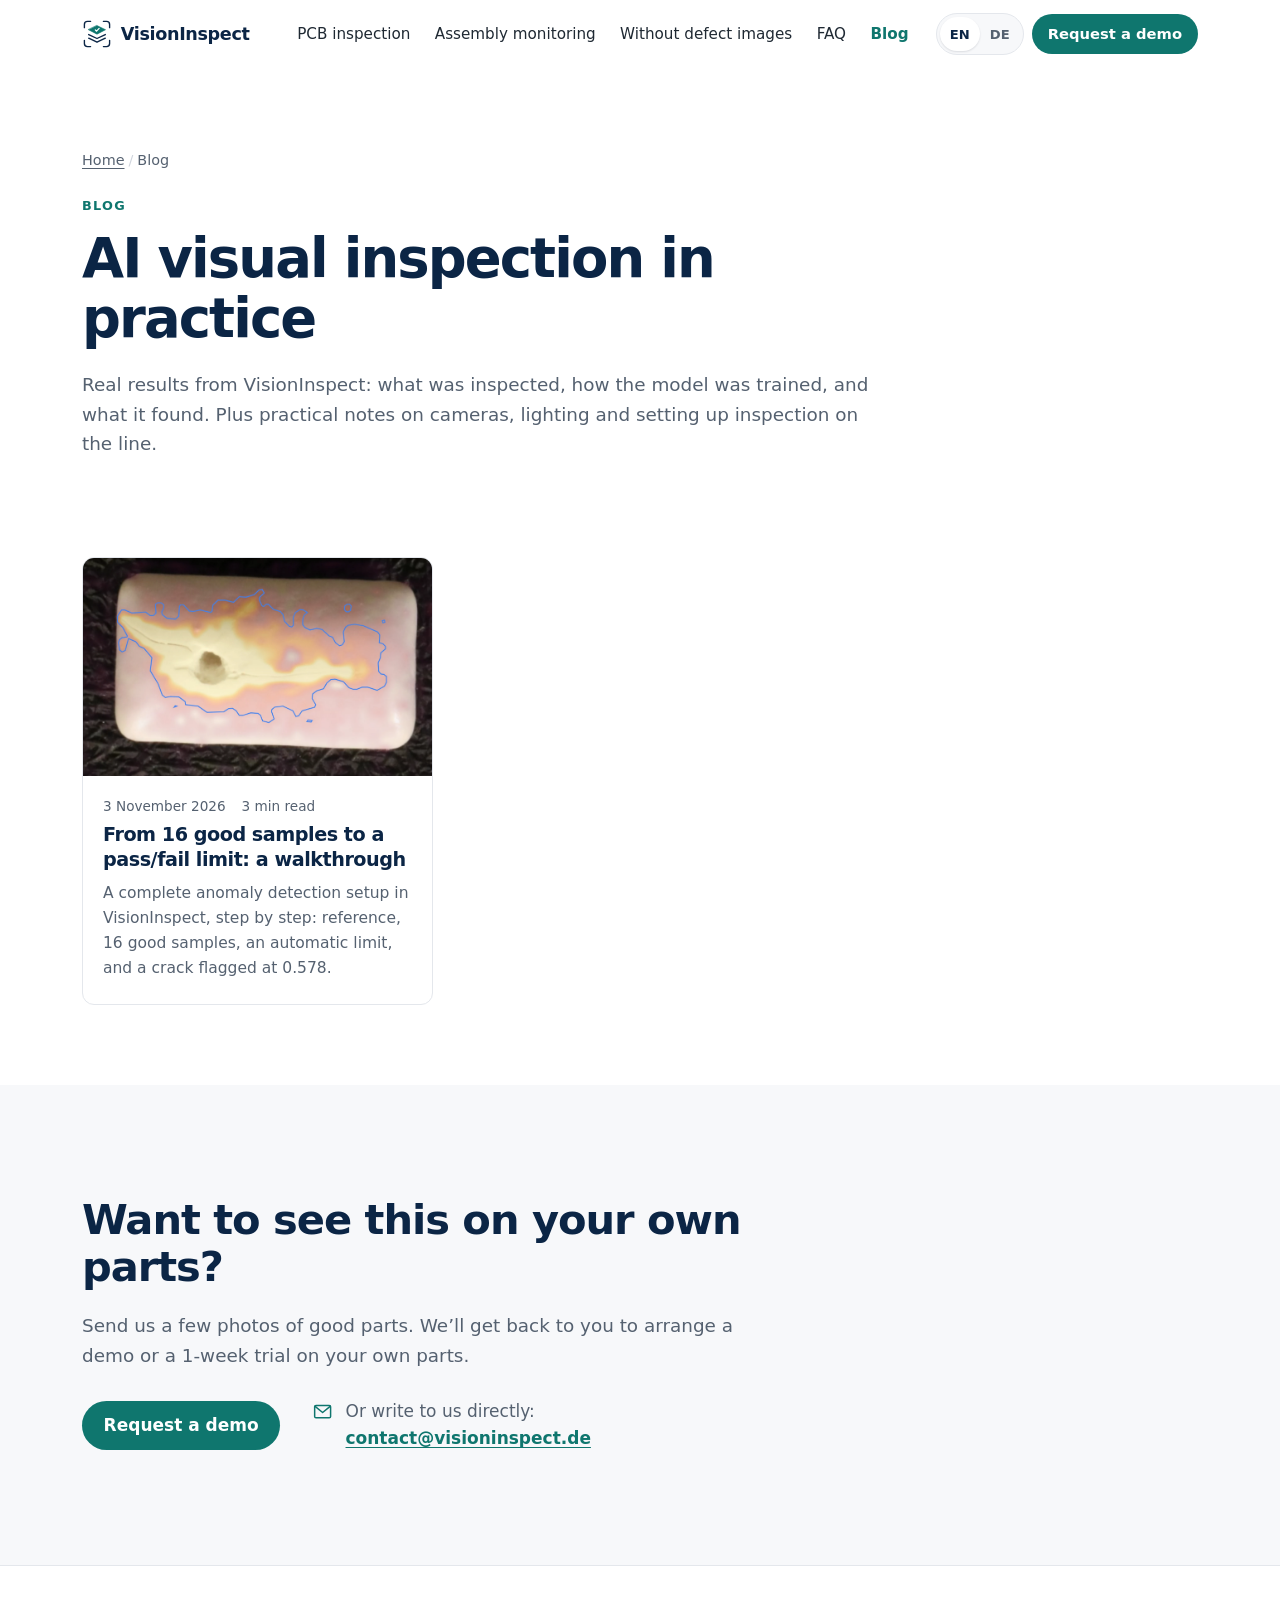
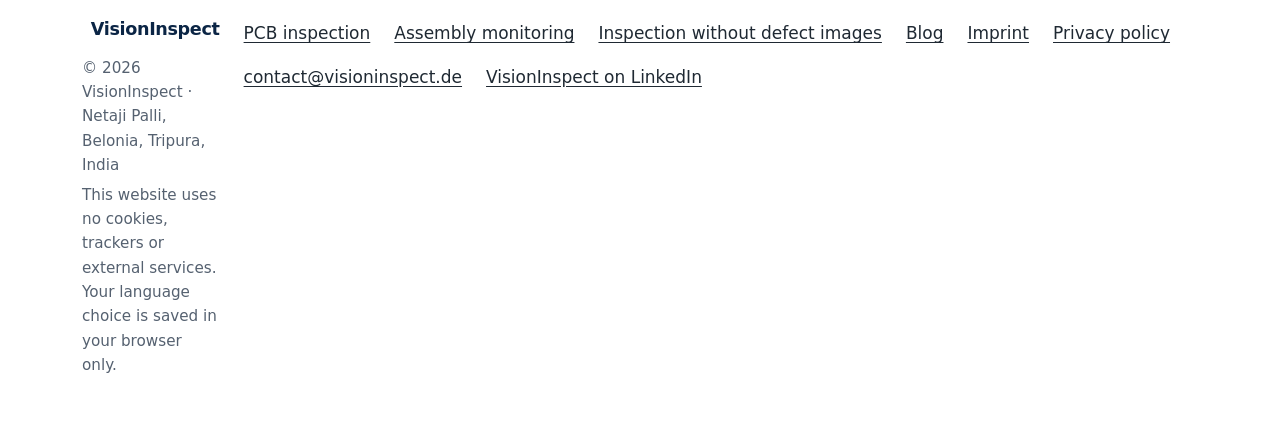
<file: blog/index.html>
<!doctype html>
<html lang="en">
<head>
  <meta charset="utf-8">
  <meta name="viewport" content="width=device-width, initial-scale=1">
  <!-- seo:start (generated by tools/build.mjs, do not edit by hand) -->
  <title>Blog: AI visual inspection in practice | VisionInspect</title>
  <meta name="description" content="Real results, setups and lessons from AI visual inspection and assembly monitoring: anomaly detection, PCB inspection and quality control with cameras.">
  <meta name="robots" content="index, follow, max-image-preview:large">
  <link rel="canonical" href="https://visioninspect.de/blog/">
  <link rel="alternate" hreflang="en" href="https://visioninspect.de/blog/">
  <link rel="alternate" hreflang="de" href="https://visioninspect.de/de/blog/">
  <link rel="alternate" hreflang="x-default" href="https://visioninspect.de/blog/">
  <meta property="og:type" content="website">
  <meta property="og:site_name" content="VisionInspect">
  <meta property="og:title" content="Blog: AI visual inspection in practice | VisionInspect">
  <meta property="og:description" content="Real results, setups and lessons from AI visual inspection and assembly monitoring: anomaly detection, PCB inspection and quality control with cameras.">
  <meta property="og:url" content="https://visioninspect.de/blog/">
  <meta property="og:image" content="https://visioninspect.de/img/og-image.png">
  <meta property="og:image:width" content="1200">
  <meta property="og:image:height" content="630">
  <meta property="og:image:alt" content="Blog: AI visual inspection in practice | VisionInspect">
  <meta property="og:locale" content="en_US">
  <meta property="og:locale:alternate" content="de_DE">
  <meta name="twitter:card" content="summary_large_image">
  <link rel="alternate" type="application/rss+xml" title="VisionInspect blog" href="/blog/feed.xml">
  <script type="application/ld+json">
  {
    "@context": "https://schema.org",
    "@graph": [
      {
        "@type": "Organization",
        "@id": "https://visioninspect.de/#organization",
        "name": "VisionInspect",
        "url": "https://visioninspect.de/",
        "logo": "https://visioninspect.de/img/logo-512.png",
        "email": "contact@visioninspect.de",
        "sameAs": [
          "https://www.linkedin.com/company/visioninspect"
        ],
        "address": {
          "@type": "PostalAddress",
          "streetAddress": "Netaji Palli",
          "addressLocality": "Belonia",
          "addressRegion": "Tripura",
          "addressCountry": "IN"
        },
        "contactPoint": {
          "@type": "ContactPoint",
          "contactType": "sales",
          "email": "contact@visioninspect.de",
          "availableLanguage": [
            "English",
            "German"
          ],
          "areaServed": "Worldwide"
        }
      },
      {
        "@type": "WebSite",
        "@id": "https://visioninspect.de/#website",
        "name": "VisionInspect",
        "url": "https://visioninspect.de/",
        "inLanguage": [
          "en",
          "de"
        ],
        "publisher": {
          "@id": "https://visioninspect.de/#organization"
        }
      },
      {
        "@type": "Blog",
        "@id": "https://visioninspect.de/blog/#blog",
        "url": "https://visioninspect.de/blog/",
        "name": "AI visual inspection in practice",
        "description": "Real results, setups and lessons from AI visual inspection and assembly monitoring: anomaly detection, PCB inspection and quality control with cameras.",
        "inLanguage": "en",
        "publisher": {
          "@id": "https://visioninspect.de/#organization"
        },
        "blogPost": [
          {
            "@type": "BlogPosting",
            "@id": "https://visioninspect.de/blog/anomaly-detection-walkthrough-16-good-samples/#article",
            "headline": "From 16 good samples to a pass/fail limit: a walkthrough",
            "url": "https://visioninspect.de/blog/anomaly-detection-walkthrough-16-good-samples/",
            "datePublished": "2026-11-03"
          }
        ],
        "breadcrumb": {
          "@id": "https://visioninspect.de/blog/#breadcrumb"
        }
      },
      {
        "@type": "BreadcrumbList",
        "@id": "https://visioninspect.de/blog/#breadcrumb",
        "itemListElement": [
          {
            "@type": "ListItem",
            "position": 1,
            "name": "Home",
            "item": "https://visioninspect.de/"
          },
          {
            "@type": "ListItem",
            "position": 2,
            "name": "Blog",
            "item": "https://visioninspect.de/blog/"
          }
        ]
      }
    ]
  }
  </script>
  <!-- seo:end -->
  <meta name="theme-color" content="#ffffff">
  <link rel="icon" href="/img/favicon.svg" type="image/svg+xml">
  <link rel="stylesheet" href="/css/styles.css">
</head>
<body>
  <svg xmlns="http://www.w3.org/2000/svg" class="sprite" aria-hidden="true" focusable="false">
    <defs>
      <symbol id="i-logo" viewBox="0 0 700 700"><g fill="none" stroke-linecap="round" stroke-linejoin="round"><path stroke="#0b2545" stroke-width="32" d="M56 202V128a72 72 0 0 1 72-72h72M500 56h72a72 72 0 0 1 72 72v74M56 498v74a72 72 0 0 0 72 72h72M500 644h72a72 72 0 0 0 72-72v-74M156 362l194 93 194-93M156 448l194 93 194-93"/><path fill="#0f766e" stroke="#0f766e" stroke-width="14" d="M350 154l199 96-199 103-199-103z"/><path stroke="#fff" stroke-width="28" d="M310 254l30 31 60-67"/></g></symbol>
      <symbol id="i-check" viewBox="0 0 24 24"><path d="M5 12.5l4.5 4.5L19 7.5"/></symbol>
      <symbol id="i-camera" viewBox="0 0 24 24"><path d="M4 8h3l2-3h6l2 3h3v11H4z"/><circle cx="12" cy="13" r="3.5"/></symbol>
      <symbol id="i-align" viewBox="0 0 24 24"><rect x="4" y="4" width="10" height="10" rx="1"/><rect x="10" y="10" width="10" height="10" rx="1" stroke-dasharray="2.5 2"/></symbol>
      <symbol id="i-gauge" viewBox="0 0 24 24"><path d="M4 16a8 8 0 0 1 16 0"/><path d="M12 16l4-5"/><path d="M3 20h18"/></symbol>
      <symbol id="i-compare" viewBox="0 0 24 24"><rect x="3" y="5" width="8" height="14" rx="1"/><rect x="13" y="5" width="8" height="14" rx="1"/><path d="M15 9l4 4M19 9l-4 4"/></symbol>
      <symbol id="i-folder" viewBox="0 0 24 24"><path d="M3 6h6l2 2h10v11H3z"/></symbol>
      <symbol id="i-search" viewBox="0 0 24 24"><circle cx="10.5" cy="10.5" r="6"/><path d="M15 15l5 5"/></symbol>
      <symbol id="i-alert" viewBox="0 0 24 24"><path d="M12 3l9.5 17h-19z"/><path d="M12 10v4M12 17v.5"/></symbol>
      <symbol id="i-list" viewBox="0 0 24 24"><path d="M9 6h11M9 12h11M9 18h11"/><path d="M4 6h1M4 12h1M4 18h1"/></symbol>
      <symbol id="i-replay" viewBox="0 0 24 24"><path d="M4 12a8 8 0 1 0 2.5-5.8"/><path d="M4 4v4h4"/><path d="M10.5 9.5l4 2.5-4 2.5z"/></symbol>
      <symbol id="i-target" viewBox="0 0 24 24"><circle cx="12" cy="12" r="8"/><circle cx="12" cy="12" r="3"/><path d="M12 2v3M12 19v3M2 12h3M19 12h3"/></symbol>
      <symbol id="i-wizard" viewBox="0 0 24 24"><circle cx="5" cy="12" r="2"/><circle cx="12" cy="12" r="2"/><circle cx="19" cy="12" r="2"/><path d="M7 12h3M14 12h3"/></symbol>
      <symbol id="i-sliders" viewBox="0 0 24 24"><path d="M4 7h16M4 17h16"/><circle cx="9" cy="7" r="2" fill="#fff"/><circle cx="15" cy="17" r="2" fill="#fff"/><path d="M4 2l16 20" /></symbol>
      <symbol id="i-limit" viewBox="0 0 24 24"><path d="M3 18h18"/><path d="M3 10h18" stroke-dasharray="3 2"/><path d="M6 18V13M10 18v-9M14 18v-4M18 18V6"/></symbol>
      <symbol id="i-zone" viewBox="0 0 24 24"><rect x="3" y="3" width="18" height="18" rx="2"/><rect x="7" y="7" width="7" height="6" stroke-dasharray="2 1.5"/></symbol>
      <symbol id="i-teach" viewBox="0 0 24 24"><path d="M4 12.5l4 4L18 6.5"/><path d="M14 18h6M17 15v6"/></symbol>
      <symbol id="i-webhook" viewBox="0 0 24 24"><path d="M10 6a3 3 0 1 1 3.5 3L9 17"/><circle cx="8" cy="18" r="2"/><path d="M16 18h-5"/><circle cx="18" cy="18" r="2"/><path d="M6 14a3 3 0 1 0 2 4"/></symbol>
      <symbol id="i-mqtt" viewBox="0 0 24 24"><circle cx="5" cy="19" r="1.5"/><path d="M4 13a7 7 0 0 1 7 7"/><path d="M4 7a13 13 0 0 1 13 13"/></symbol>
      <symbol id="i-plc" viewBox="0 0 24 24"><rect x="4" y="3" width="16" height="18" rx="1.5"/><path d="M8 7h8M8 11h2M14 11h2M8 15h2M14 15h2"/></symbol>
      <symbol id="i-gpio" viewBox="0 0 24 24"><path d="M9 18h6M10 21h4"/><path d="M12 3a6 6 0 0 0-3.5 10.9V16h7v-2.1A6 6 0 0 0 12 3z"/></symbol>
      <symbol id="i-export" viewBox="0 0 24 24"><path d="M6 3h8l4 4v14H6z"/><path d="M12 10v7M9 14l3 3 3-3"/></symbol>
      <symbol id="i-chip" viewBox="0 0 24 24"><rect x="6" y="6" width="12" height="12" rx="1.5"/><rect x="9.5" y="9.5" width="5" height="5"/><path d="M9 3v3M15 3v3M9 18v3M15 18v3M3 9h3M3 15h3M18 9h3M18 15h3"/></symbol>
      <symbol id="i-box" viewBox="0 0 24 24"><path d="M3 7.5L12 3l9 4.5v9L12 21l-9-4.5z"/><path d="M3 7.5l9 4.5 9-4.5M12 12v9"/></symbol>
      <symbol id="i-rules" viewBox="0 0 24 24"><rect x="3" y="4" width="7" height="6" rx="1"/><rect x="14" y="14" width="7" height="6" rx="1"/><path d="M6.5 10v7H14"/><path d="M11.5 14.5L14 17l-2.5 2.5"/></symbol>
      <symbol id="i-server" viewBox="0 0 24 24"><rect x="4" y="4" width="16" height="7" rx="1"/><rect x="4" y="13" width="16" height="7" rx="1"/><path d="M8 7.5h.5M8 16.5h.5"/></symbol>
      <symbol id="i-offline" viewBox="0 0 24 24"><path d="M2 8.5a15 15 0 0 1 20 0M5.5 12a10 10 0 0 1 13 0M9 15.5a5 5 0 0 1 6 0"/><circle cx="12" cy="19" r="1"/><path d="M3 3l18 18"/></symbol>
      <symbol id="i-cloud" viewBox="0 0 24 24"><path d="M7 18a4 4 0 0 1-.5-8 6 6 0 0 1 11.5 1.5A3.3 3.3 0 0 1 17.5 18z"/></symbol>
      <symbol id="i-users" viewBox="0 0 24 24"><circle cx="9" cy="8" r="3.5"/><path d="M2.5 20a6.5 6.5 0 0 1 13 0"/><path d="M16 4.5a3.5 3.5 0 0 1 0 7M18 14a6.5 6.5 0 0 1 3.5 6"/></symbol>
      <symbol id="i-clock" viewBox="0 0 24 24"><circle cx="12" cy="12" r="9"/><path d="M12 7v5l3 2"/></symbol>
      <symbol id="i-backup" viewBox="0 0 24 24"><ellipse cx="12" cy="6" rx="8" ry="3"/><path d="M4 6v12c0 1.7 3.6 3 8 3s8-1.3 8-3V6"/><path d="M4 12c0 1.7 3.6 3 8 3s8-1.3 8-3"/></symbol>
      <symbol id="i-key" viewBox="0 0 24 24"><circle cx="8" cy="15" r="4.5"/><path d="M11.5 12L20 3.5M16 7.5l3 3"/></symbol>
      <symbol id="i-budget" viewBox="0 0 24 24"><circle cx="12" cy="12" r="9"/><path d="M15 9c-.5-1-1.6-1.5-3-1.5-1.7 0-3 .8-3 2.2 0 3.3 6 1.6 6 4.6 0 1.4-1.3 2.2-3 2.2-1.4 0-2.5-.5-3-1.5M12 6v1.5M12 16.5V18"/></symbol>
      <symbol id="i-chat" viewBox="0 0 24 24"><path d="M4 5h16v11H9l-5 4z"/><path d="M8 9.5h8M8 12.5h5"/></symbol>
      <symbol id="i-image" viewBox="0 0 24 24"><rect x="3" y="4" width="18" height="16" rx="1.5"/><circle cx="9" cy="10" r="2"/><path d="M21 16l-5-5-9 9"/></symbol>
      <symbol id="i-power" viewBox="0 0 24 24"><path d="M12 3v9"/><path d="M6.5 6.5a8 8 0 1 0 11 0"/></symbol>
      <symbol id="i-chev-l" viewBox="0 0 24 24"><path d="M15 5l-7 7 7 7"/></symbol>
      <symbol id="i-chev-r" viewBox="0 0 24 24"><path d="M9 5l7 7-7 7"/></symbol>
      <symbol id="i-pause" viewBox="0 0 24 24"><path d="M9 6v12M15 6v12"/></symbol>
      <symbol id="i-play" viewBox="0 0 24 24"><path d="M8 5.5v13l10.5-6.5z"/></symbol>
      <symbol id="i-menu" viewBox="0 0 24 24"><path d="M4 7h16M4 12h16M4 17h16"/></symbol>
      <symbol id="i-mail" viewBox="0 0 24 24"><rect x="3" y="5" width="18" height="14" rx="1.5"/><path d="M3.5 6l8.5 7 8.5-7"/></symbol>
    </defs>
  </svg>

  <a class="skip-link" href="#main">Skip to content</a>

  <header class="site-header">
    <div class="container header-inner">
      <a class="brand" href="/">
        <svg class="brand-logo" aria-hidden="true"><use href="#i-logo"/></svg>
        <span>VisionInspect</span>
      </a>

      <nav id="site-nav" class="site-nav" aria-label="Main navigation">
        <ul>
          <li><a href="/pcb-inspection/">PCB inspection</a></li>
          <li><a href="/assembly-monitoring/">Assembly monitoring</a></li>
          <li><a href="/visual-inspection-without-defect-images/">Without defect images</a></li>
          <li class="nav-faq"><a href="/#faq">FAQ</a></li>
          <li><a href="/blog/" aria-current="page">Blog</a></li>
          <li class="nav-contact"><a href="/#contact">Contact</a></li>
        </ul>
      </nav>

      <div class="lang-switch" role="group" aria-label="Language">
        <a href="/blog/" hreflang="en" lang="en" data-lang-link="en" aria-current="true">EN</a>
        <a href="/de/blog/" hreflang="de" lang="de" data-lang-link="de">DE</a>
      </div>

      <a class="btn btn-primary btn-sm header-cta" href="/#contact">Request a demo</a>

      <button class="nav-toggle" type="button" aria-expanded="false" aria-controls="site-nav">
        <svg class="icon" aria-hidden="true"><use href="#i-menu"/></svg>
        <span>Menu</span>
      </button>
    </div>
  </header>

  <main id="main" tabindex="-1">
    <section class="hero page-hero" aria-labelledby="page-title">
      <div class="container">
        <nav class="breadcrumbs" aria-label="Breadcrumb">
          <ol>
            <li><a href="/">Home</a></li>
            <li><span aria-current="page">Blog</span></li>
          </ol>
        </nav>
        <p class="eyebrow">Blog</p>
        <h1 id="page-title">AI visual inspection in practice</h1>
        <p class="lead">Real results from VisionInspect: what was inspected, how the model was trained, and what it found. Plus practical notes on cameras, lighting and setting up inspection on the line.</p>
      </div>
    </section>

    <section class="section section-tight" aria-label="Blog">
      <div class="container">
        <ul class="post-list">
          <li class="post-card">
            <a class="post-card-img" href="/blog/anomaly-detection-walkthrough-16-good-samples/" tabindex="-1" aria-hidden="true"><img src="/img/showcase/04-crack-heatmap.webp" alt="" width="1682" height="1051" loading="lazy" decoding="async"></a>
            <div class="post-card-body">
              <p class="post-meta"><time datetime="2026-11-03">3 November 2026</time><span>3 min read</span></p>
              <h2><a href="/blog/anomaly-detection-walkthrough-16-good-samples/">From 16 good samples to a pass/fail limit: a walkthrough</a></h2>
              <p>A complete anomaly detection setup in VisionInspect, step by step: reference, 16 good samples, an automatic limit, and a crack flagged at 0.578.</p>
            </div>
          </li>
        </ul>
      </div>
    </section>

    <section class="section page-cta section-alt" aria-labelledby="cta-title">
      <div class="container">
        <h2 id="cta-title">Want to see this on your own parts?</h2>
        <p class="lead">Send us a few photos of good parts. We’ll get back to you to arrange a demo or a 1-week trial on your own parts.</p>
        <div class="cta-row">
          <a class="btn btn-primary" href="/#contact">Request a demo</a>
          <p class="contact-direct"><svg class="icon" aria-hidden="true"><use href="#i-mail"/></svg><span>Or write to us directly:<br><a href="mailto:contact@visioninspect.de">contact@visioninspect.de</a></span></p>
        </div>
      </div>
    </section>
  </main>

  <footer class="site-footer">
    <div class="container footer-inner">
      <div>
        <p class="brand brand-footer">
          <svg class="brand-logo" aria-hidden="true"><use href="#i-logo"/></svg>
          <span>VisionInspect</span>
        </p>
        <p class="muted">&copy; 2026 VisionInspect &middot; Netaji Palli, Belonia, Tripura, India</p>
        <p class="muted">This website uses no cookies, trackers or external services. Your language choice is saved in your browser only.</p>
      </div>
      <ul class="footer-links">
        <li><a href="/pcb-inspection/">PCB inspection</a></li>
        <li><a href="/assembly-monitoring/">Assembly monitoring</a></li>
        <li><a href="/visual-inspection-without-defect-images/">Inspection without defect images</a></li>
        <li><a href="/blog/">Blog</a></li>
        <li><a href="/imprint.html">Imprint</a></li>
        <li><a href="/privacy.html">Privacy policy</a></li>
        <li><a href="mailto:contact@visioninspect.de">contact@visioninspect.de</a></li>
        <li><a href="https://www.linkedin.com/company/visioninspect" rel="me noopener">VisionInspect on LinkedIn</a></li>
      </ul>
    </div>
  </footer>

  <script src="/js/page.js" defer></script>
</body>
</html>
</file>
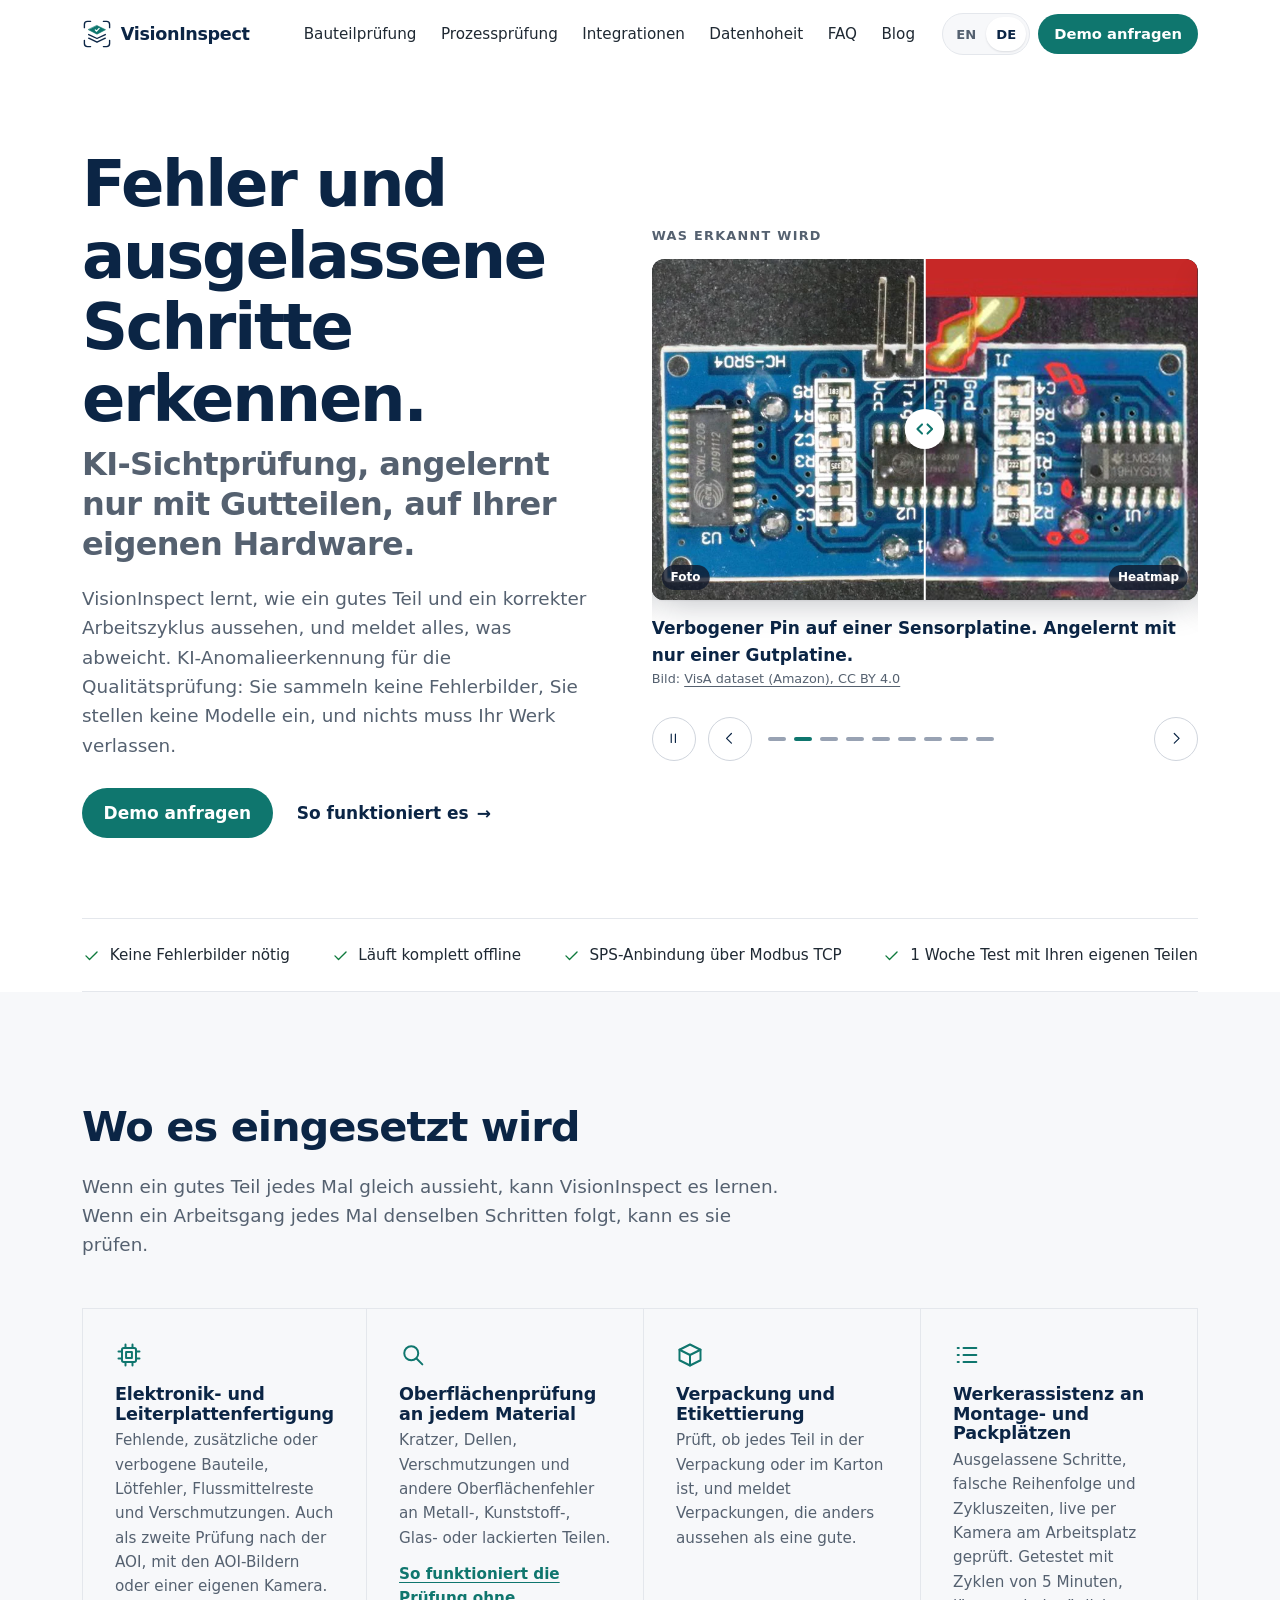
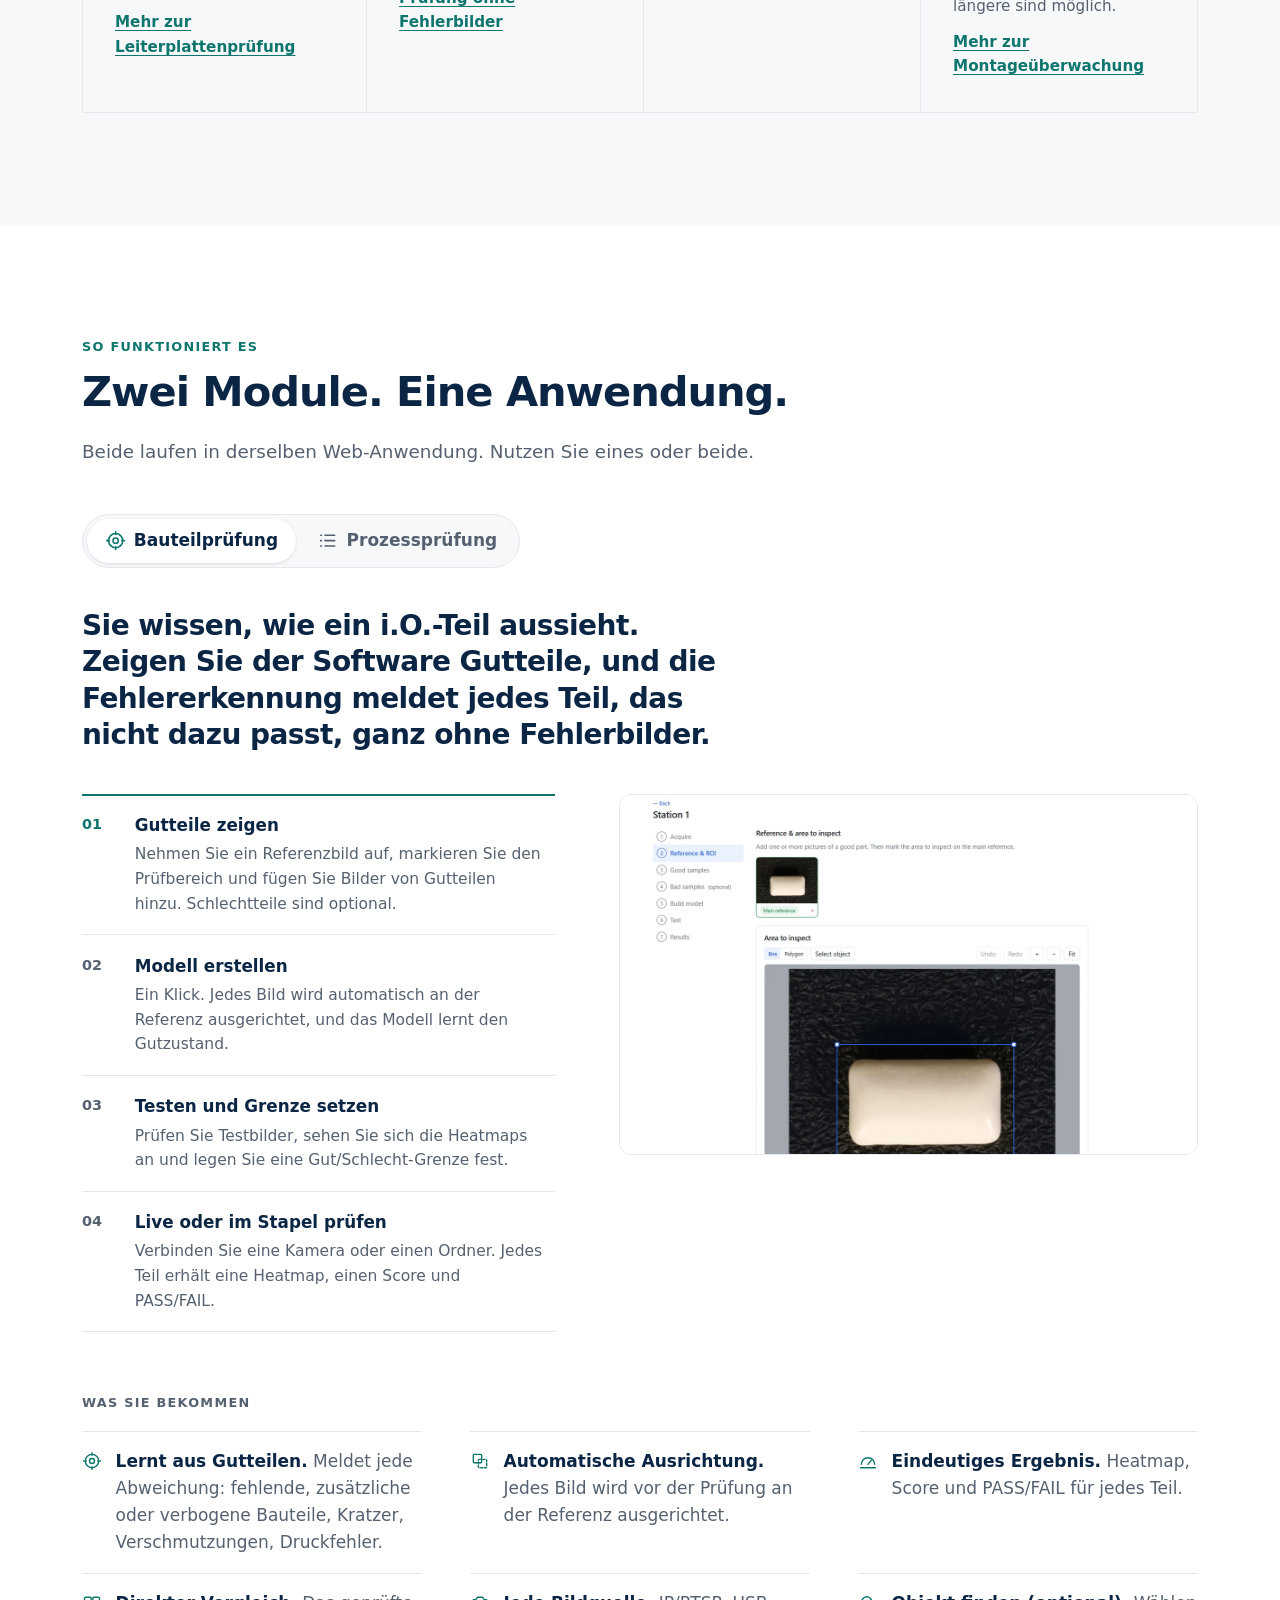
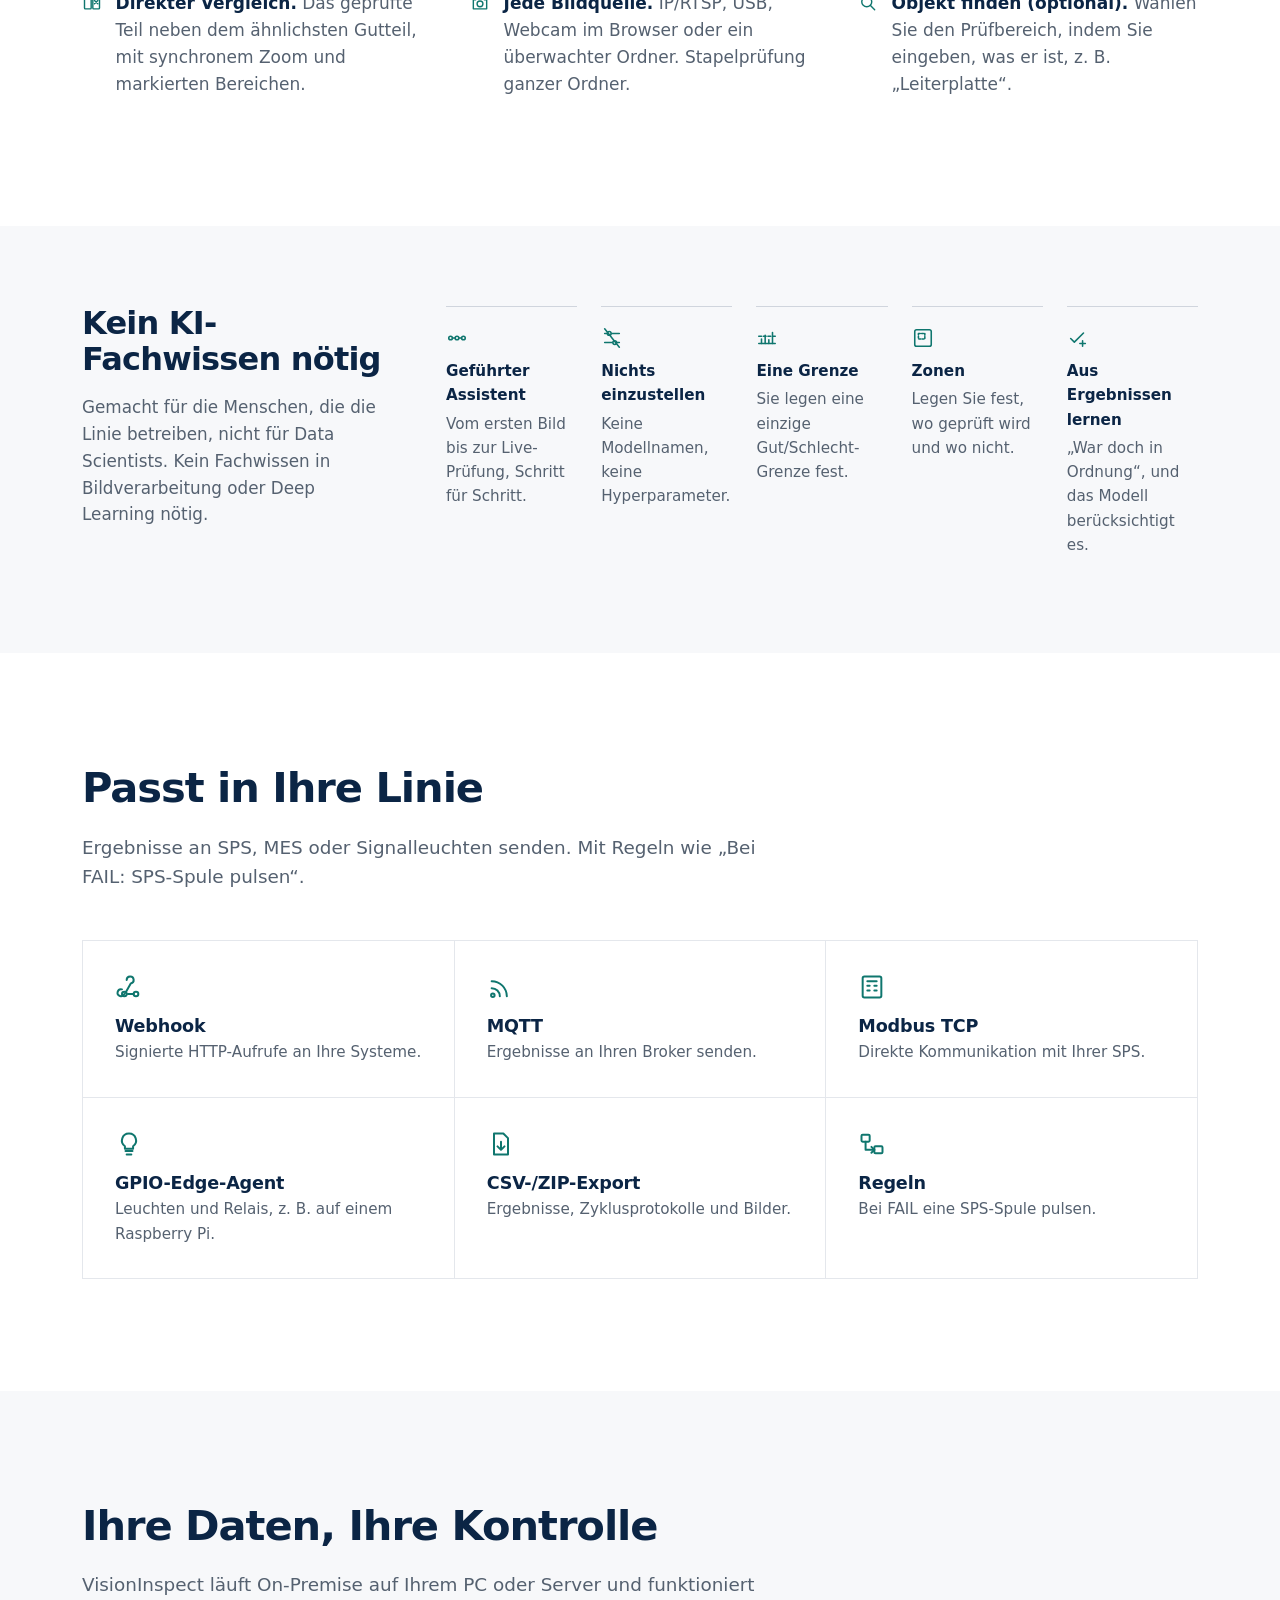
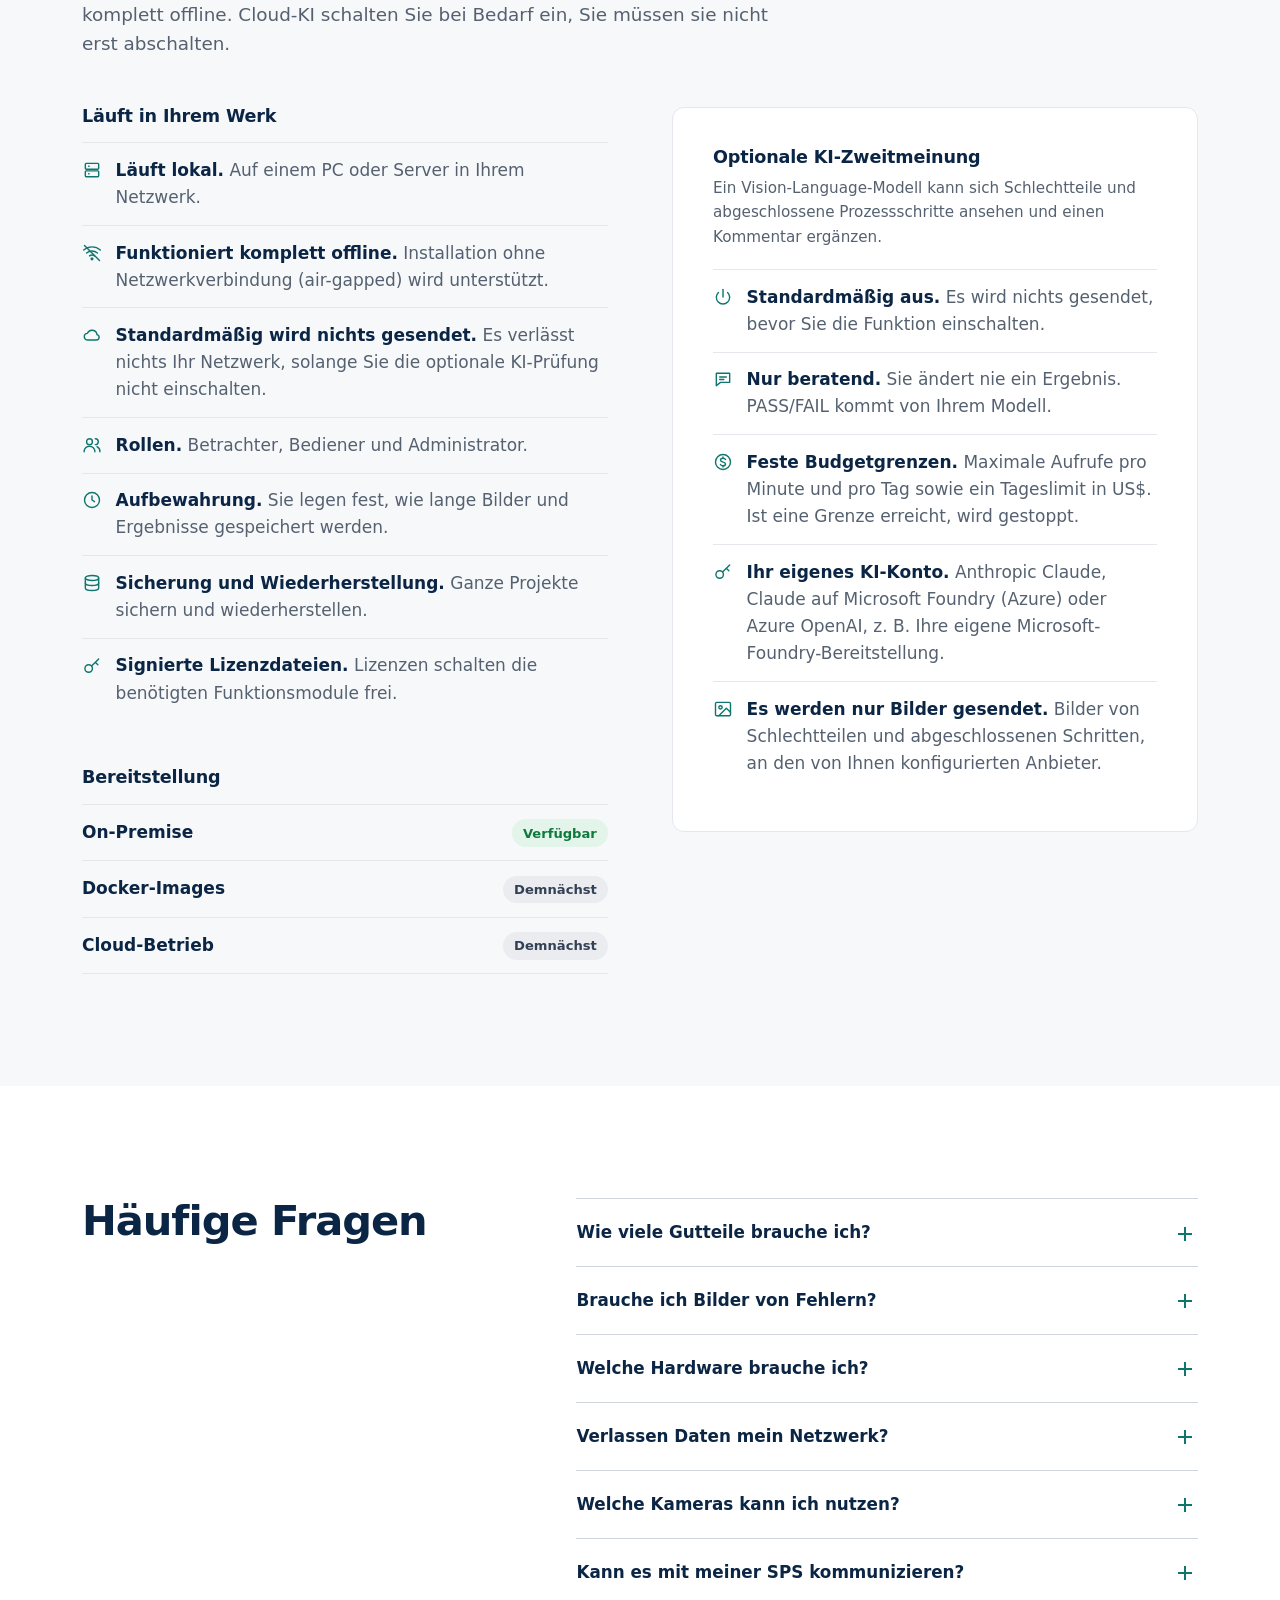
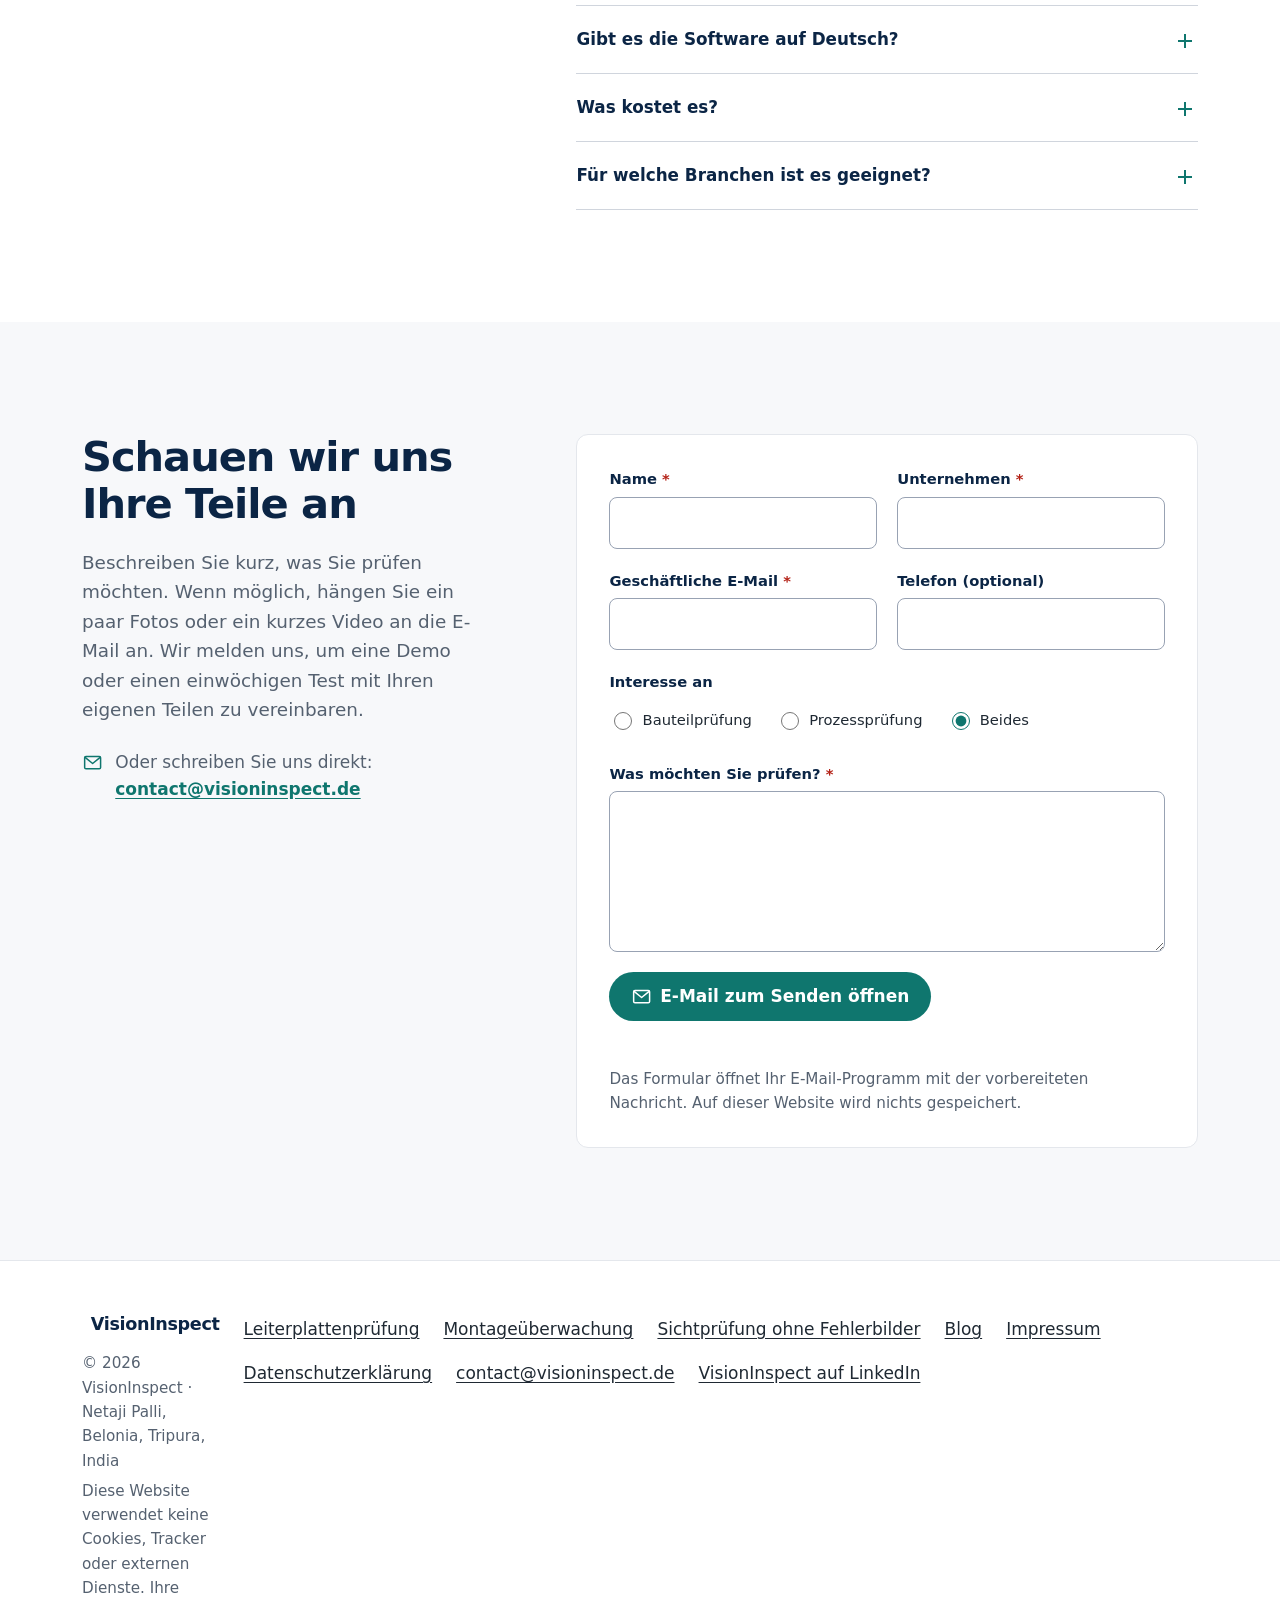
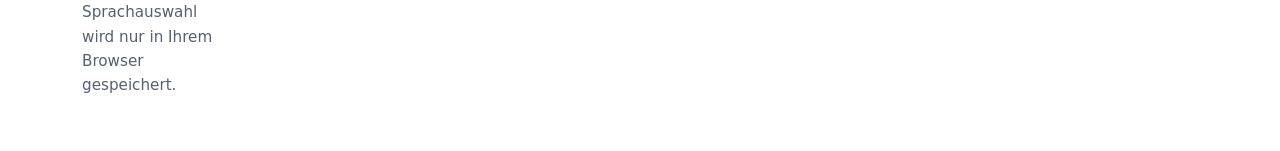
<file: de/index.html>
<!doctype html>
<html lang="de">
<head>
  <meta charset="utf-8">
  <meta name="viewport" content="width=device-width, initial-scale=1">
  <!-- seo:start (generated by tools/build.mjs, do not edit by hand) -->
  <title>KI-Sichtprüfung &amp; Montageüberwachung | VisionInspect</title>
  <meta name="description" content="KI-Sichtprüfung auf Ihrer eigenen Hardware: findet Fehler an Bauteilen, Leiterplatten und Verpackungen sowie ausgelassene Montageschritte. Nur mit Gutteilen angelernt.">
  <meta name="robots" content="index, follow, max-image-preview:large">
  <link rel="canonical" href="https://visioninspect.de/de/">
  <link rel="alternate" hreflang="en" href="https://visioninspect.de/">
  <link rel="alternate" hreflang="de" href="https://visioninspect.de/de/">
  <link rel="alternate" hreflang="x-default" href="https://visioninspect.de/">
  <meta property="og:type" content="website">
  <meta property="og:site_name" content="VisionInspect">
  <meta property="og:title" content="KI-Sichtprüfung &amp; Montageüberwachung | VisionInspect">
  <meta property="og:description" content="KI-Sichtprüfung auf Ihrer eigenen Hardware: findet Fehler an Bauteilen, Leiterplatten und Verpackungen sowie ausgelassene Montageschritte. Nur mit Gutteilen angelernt.">
  <meta property="og:url" content="https://visioninspect.de/de/">
  <meta property="og:image" content="https://visioninspect.de/img/og-image.png">
  <meta property="og:image:width" content="1200">
  <meta property="og:image:height" content="630">
  <meta property="og:image:alt" content="KI-Sichtprüfung &amp; Montageüberwachung | VisionInspect">
  <meta property="og:locale" content="de_DE">
  <meta property="og:locale:alternate" content="en_US">
  <meta name="twitter:card" content="summary_large_image">
  <link rel="preload" as="image" href="../img/showcase/00-bent-led-photo.webp">
  <script type="application/ld+json">
  {
    "@context": "https://schema.org",
    "@graph": [
      {
        "@type": "Organization",
        "@id": "https://visioninspect.de/#organization",
        "name": "VisionInspect",
        "url": "https://visioninspect.de/",
        "logo": "https://visioninspect.de/img/logo-512.png",
        "email": "contact@visioninspect.de",
        "sameAs": [
          "https://www.linkedin.com/company/visioninspect"
        ],
        "address": {
          "@type": "PostalAddress",
          "streetAddress": "Netaji Palli",
          "addressLocality": "Belonia",
          "addressRegion": "Tripura",
          "addressCountry": "IN"
        },
        "contactPoint": {
          "@type": "ContactPoint",
          "contactType": "sales",
          "email": "contact@visioninspect.de",
          "availableLanguage": [
            "English",
            "German"
          ],
          "areaServed": "Worldwide"
        }
      },
      {
        "@type": "WebSite",
        "@id": "https://visioninspect.de/#website",
        "name": "VisionInspect",
        "url": "https://visioninspect.de/",
        "inLanguage": [
          "en",
          "de"
        ],
        "publisher": {
          "@id": "https://visioninspect.de/#organization"
        }
      },
      {
        "@type": "SoftwareApplication",
        "@id": "https://visioninspect.de/#software",
        "name": "VisionInspect",
        "applicationCategory": "BusinessApplication",
        "applicationSubCategory": "KI-Sichtprüfung",
        "description": "KI-Sichtprüfung auf Ihrer eigenen Hardware: findet Fehler an Bauteilen, Leiterplatten und Verpackungen sowie ausgelassene Montageschritte. Nur mit Gutteilen angelernt.",
        "url": "https://visioninspect.de/de/",
        "image": "https://visioninspect.de/img/og-image.png",
        "inLanguage": [
          "en",
          "de"
        ],
        "featureList": [
          "Lernt aus Gutteilen",
          "Automatische Ausrichtung",
          "Eindeutiges Ergebnis",
          "Jede Bildquelle",
          "Erkennt Prozessfehler",
          "Protokolliert jeden Zyklus",
          "Modbus TCP",
          "Funktioniert komplett offline"
        ],
        "publisher": {
          "@id": "https://visioninspect.de/#organization"
        }
      },
      {
        "@type": "FAQPage",
        "@id": "https://visioninspect.de/de/#faq",
        "inLanguage": "de",
        "mainEntity": [
          {
            "@type": "Question",
            "name": "Wie viele Gutteile brauche ich?",
            "acceptedAnswer": {
              "@type": "Answer",
              "text": "Das hängt davon ab, wie stark Ihre Gutteile (i.O.-Teile) variieren. Für das Beispiel mit dem verbogenen Pin oben reichte eine einzige Gutplatine. Beginnen Sie mit einer Reihe von Gutteilen und nutzen Sie dann den Testschritt. Werden gute Teile markiert, fügen Sie sie als Gutteile hinzu oder markieren Sie sie als „war doch in Ordnung“."
            }
          },
          {
            "@type": "Question",
            "name": "Brauche ich Bilder von Fehlern?",
            "acceptedAnswer": {
              "@type": "Answer",
              "text": "Nein. Das Modell lernt nur aus Gutteilen. Sie können Schlechtteile hinzufügen, um Ihre Gut/Schlecht-Grenze zu überprüfen, müssen es aber nicht."
            }
          },
          {
            "@type": "Question",
            "name": "Welche Hardware brauche ich?",
            "acceptedAnswer": {
              "@type": "Answer",
              "text": "Einen PC mit NVIDIA-Grafikkarte. Wir entwickeln und testen auf einem Laptop mit Intel Core Ultra 7, 64 GB RAM und einer NVIDIA-RTX-GPU mit 4 GB Grafikspeicher. Mehr Grafikspeicher wird empfohlen."
            }
          },
          {
            "@type": "Question",
            "name": "Verlassen Daten mein Netzwerk?",
            "acceptedAnswer": {
              "@type": "Answer",
              "text": "Standardmäßig nicht. Alles läuft lokal und funktioniert offline. Nur wenn Sie die optionale KI-Prüfung einschalten, werden Bilder von Schlechtteilen oder abgeschlossenen Schritten an Ihr konfiguriertes KI-Konto gesendet."
            }
          },
          {
            "@type": "Question",
            "name": "Welche Kameras kann ich nutzen?",
            "acceptedAnswer": {
              "@type": "Answer",
              "text": "IP-Kameras über RTSP, USB-Kameras, eine Webcam im Browser oder jedes Gerät, das Bilder in einem von VisionInspect überwachten Ordner ablegt."
            }
          },
          {
            "@type": "Question",
            "name": "Kann es mit meiner SPS kommunizieren?",
            "acceptedAnswer": {
              "@type": "Answer",
              "text": "Ja, über Modbus TCP. Außerdem stehen MQTT, signierte Webhooks und ein GPIO-Edge-Agent für Leuchten und Relais zur Verfügung."
            }
          },
          {
            "@type": "Question",
            "name": "Gibt es die Software auf Deutsch?",
            "acceptedAnswer": {
              "@type": "Answer",
              "text": "Ja. Die Benutzeroberfläche ist auf Deutsch und Englisch verfügbar."
            }
          },
          {
            "@type": "Question",
            "name": "Was kostet es?",
            "acceptedAnswer": {
              "@type": "Answer",
              "text": "Preise auf Anfrage. Sie können VisionInspect vor dem Kauf eine Woche lang mit Ihren eigenen Teilen testen. Lizenzen sind signierte Dateien mit den Funktionsmodulen, die Sie benötigen."
            }
          },
          {
            "@type": "Question",
            "name": "Für welche Branchen ist es geeignet?",
            "acceptedAnswer": {
              "@type": "Answer",
              "text": "Für alle Hersteller und Verpackungsbetriebe, die Teile oder Arbeitsschritte per Sichtprüfung kontrollieren: Elektronik- und Leiterplattenfertigung, Metall- und Kunststoffteile, Verpackung und Etikettierung sowie manuelle Montage. Weltweit verfügbar."
            }
          }
        ]
      }
    ]
  }
  </script>
  <!-- seo:end -->
  <meta name="theme-color" content="#ffffff">
  <link rel="icon" href="../img/favicon.svg" type="image/svg+xml">
  <link rel="stylesheet" href="../css/styles.css">
  <script>document.documentElement.classList.add("js");</script>
</head>
<body>
  <!-- Icon sprite -->
  <svg xmlns="http://www.w3.org/2000/svg" class="sprite" aria-hidden="true" focusable="false">
    <defs>
      <symbol id="i-logo" viewBox="0 0 700 700"><g fill="none" stroke-linecap="round" stroke-linejoin="round"><path stroke="#0b2545" stroke-width="32" d="M56 202V128a72 72 0 0 1 72-72h72M500 56h72a72 72 0 0 1 72 72v74M56 498v74a72 72 0 0 0 72 72h72M500 644h72a72 72 0 0 0 72-72v-74M156 362l194 93 194-93M156 448l194 93 194-93"/><path fill="#0f766e" stroke="#0f766e" stroke-width="14" d="M350 154l199 96-199 103-199-103z"/><path stroke="#fff" stroke-width="28" d="M310 254l30 31 60-67"/></g></symbol>
      <symbol id="i-check" viewBox="0 0 24 24"><path d="M5 12.5l4.5 4.5L19 7.5"/></symbol>
      <symbol id="i-camera" viewBox="0 0 24 24"><path d="M4 8h3l2-3h6l2 3h3v11H4z"/><circle cx="12" cy="13" r="3.5"/></symbol>
      <symbol id="i-align" viewBox="0 0 24 24"><rect x="4" y="4" width="10" height="10" rx="1"/><rect x="10" y="10" width="10" height="10" rx="1" stroke-dasharray="2.5 2"/></symbol>
      <symbol id="i-gauge" viewBox="0 0 24 24"><path d="M4 16a8 8 0 0 1 16 0"/><path d="M12 16l4-5"/><path d="M3 20h18"/></symbol>
      <symbol id="i-compare" viewBox="0 0 24 24"><rect x="3" y="5" width="8" height="14" rx="1"/><rect x="13" y="5" width="8" height="14" rx="1"/><path d="M15 9l4 4M19 9l-4 4"/></symbol>
      <symbol id="i-folder" viewBox="0 0 24 24"><path d="M3 6h6l2 2h10v11H3z"/></symbol>
      <symbol id="i-search" viewBox="0 0 24 24"><circle cx="10.5" cy="10.5" r="6"/><path d="M15 15l5 5"/></symbol>
      <symbol id="i-alert" viewBox="0 0 24 24"><path d="M12 3l9.5 17h-19z"/><path d="M12 10v4M12 17v.5"/></symbol>
      <symbol id="i-list" viewBox="0 0 24 24"><path d="M9 6h11M9 12h11M9 18h11"/><path d="M4 6h1M4 12h1M4 18h1"/></symbol>
      <symbol id="i-replay" viewBox="0 0 24 24"><path d="M4 12a8 8 0 1 0 2.5-5.8"/><path d="M4 4v4h4"/><path d="M10.5 9.5l4 2.5-4 2.5z"/></symbol>
      <symbol id="i-target" viewBox="0 0 24 24"><circle cx="12" cy="12" r="8"/><circle cx="12" cy="12" r="3"/><path d="M12 2v3M12 19v3M2 12h3M19 12h3"/></symbol>
      <symbol id="i-wizard" viewBox="0 0 24 24"><circle cx="5" cy="12" r="2"/><circle cx="12" cy="12" r="2"/><circle cx="19" cy="12" r="2"/><path d="M7 12h3M14 12h3"/></symbol>
      <symbol id="i-sliders" viewBox="0 0 24 24"><path d="M4 7h16M4 17h16"/><circle cx="9" cy="7" r="2" fill="#fff"/><circle cx="15" cy="17" r="2" fill="#fff"/><path d="M4 2l16 20" /></symbol>
      <symbol id="i-limit" viewBox="0 0 24 24"><path d="M3 18h18"/><path d="M3 10h18" stroke-dasharray="3 2"/><path d="M6 18V13M10 18v-9M14 18v-4M18 18V6"/></symbol>
      <symbol id="i-zone" viewBox="0 0 24 24"><rect x="3" y="3" width="18" height="18" rx="2"/><rect x="7" y="7" width="7" height="6" stroke-dasharray="2 1.5"/></symbol>
      <symbol id="i-teach" viewBox="0 0 24 24"><path d="M4 12.5l4 4L18 6.5"/><path d="M14 18h6M17 15v6"/></symbol>
      <symbol id="i-webhook" viewBox="0 0 24 24"><path d="M10 6a3 3 0 1 1 3.5 3L9 17"/><circle cx="8" cy="18" r="2"/><path d="M16 18h-5"/><circle cx="18" cy="18" r="2"/><path d="M6 14a3 3 0 1 0 2 4"/></symbol>
      <symbol id="i-mqtt" viewBox="0 0 24 24"><circle cx="5" cy="19" r="1.5"/><path d="M4 13a7 7 0 0 1 7 7"/><path d="M4 7a13 13 0 0 1 13 13"/></symbol>
      <symbol id="i-plc" viewBox="0 0 24 24"><rect x="4" y="3" width="16" height="18" rx="1.5"/><path d="M8 7h8M8 11h2M14 11h2M8 15h2M14 15h2"/></symbol>
      <symbol id="i-gpio" viewBox="0 0 24 24"><path d="M9 18h6M10 21h4"/><path d="M12 3a6 6 0 0 0-3.5 10.9V16h7v-2.1A6 6 0 0 0 12 3z"/></symbol>
      <symbol id="i-export" viewBox="0 0 24 24"><path d="M6 3h8l4 4v14H6z"/><path d="M12 10v7M9 14l3 3 3-3"/></symbol>
      <symbol id="i-chip" viewBox="0 0 24 24"><rect x="6" y="6" width="12" height="12" rx="1.5"/><rect x="9.5" y="9.5" width="5" height="5"/><path d="M9 3v3M15 3v3M9 18v3M15 18v3M3 9h3M3 15h3M18 9h3M18 15h3"/></symbol>
      <symbol id="i-box" viewBox="0 0 24 24"><path d="M3 7.5L12 3l9 4.5v9L12 21l-9-4.5z"/><path d="M3 7.5l9 4.5 9-4.5M12 12v9"/></symbol>
      <symbol id="i-rules" viewBox="0 0 24 24"><rect x="3" y="4" width="7" height="6" rx="1"/><rect x="14" y="14" width="7" height="6" rx="1"/><path d="M6.5 10v7H14"/><path d="M11.5 14.5L14 17l-2.5 2.5"/></symbol>
      <symbol id="i-server" viewBox="0 0 24 24"><rect x="4" y="4" width="16" height="7" rx="1"/><rect x="4" y="13" width="16" height="7" rx="1"/><path d="M8 7.5h.5M8 16.5h.5"/></symbol>
      <symbol id="i-offline" viewBox="0 0 24 24"><path d="M2 8.5a15 15 0 0 1 20 0M5.5 12a10 10 0 0 1 13 0M9 15.5a5 5 0 0 1 6 0"/><circle cx="12" cy="19" r="1"/><path d="M3 3l18 18"/></symbol>
      <symbol id="i-cloud" viewBox="0 0 24 24"><path d="M7 18a4 4 0 0 1-.5-8 6 6 0 0 1 11.5 1.5A3.3 3.3 0 0 1 17.5 18z"/></symbol>
      <symbol id="i-users" viewBox="0 0 24 24"><circle cx="9" cy="8" r="3.5"/><path d="M2.5 20a6.5 6.5 0 0 1 13 0"/><path d="M16 4.5a3.5 3.5 0 0 1 0 7M18 14a6.5 6.5 0 0 1 3.5 6"/></symbol>
      <symbol id="i-clock" viewBox="0 0 24 24"><circle cx="12" cy="12" r="9"/><path d="M12 7v5l3 2"/></symbol>
      <symbol id="i-backup" viewBox="0 0 24 24"><ellipse cx="12" cy="6" rx="8" ry="3"/><path d="M4 6v12c0 1.7 3.6 3 8 3s8-1.3 8-3V6"/><path d="M4 12c0 1.7 3.6 3 8 3s8-1.3 8-3"/></symbol>
      <symbol id="i-key" viewBox="0 0 24 24"><circle cx="8" cy="15" r="4.5"/><path d="M11.5 12L20 3.5M16 7.5l3 3"/></symbol>
      <symbol id="i-budget" viewBox="0 0 24 24"><circle cx="12" cy="12" r="9"/><path d="M15 9c-.5-1-1.6-1.5-3-1.5-1.7 0-3 .8-3 2.2 0 3.3 6 1.6 6 4.6 0 1.4-1.3 2.2-3 2.2-1.4 0-2.5-.5-3-1.5M12 6v1.5M12 16.5V18"/></symbol>
      <symbol id="i-chat" viewBox="0 0 24 24"><path d="M4 5h16v11H9l-5 4z"/><path d="M8 9.5h8M8 12.5h5"/></symbol>
      <symbol id="i-image" viewBox="0 0 24 24"><rect x="3" y="4" width="18" height="16" rx="1.5"/><circle cx="9" cy="10" r="2"/><path d="M21 16l-5-5-9 9"/></symbol>
      <symbol id="i-power" viewBox="0 0 24 24"><path d="M12 3v9"/><path d="M6.5 6.5a8 8 0 1 0 11 0"/></symbol>
      <symbol id="i-chev-l" viewBox="0 0 24 24"><path d="M15 5l-7 7 7 7"/></symbol>
      <symbol id="i-chev-r" viewBox="0 0 24 24"><path d="M9 5l7 7-7 7"/></symbol>
      <symbol id="i-pause" viewBox="0 0 24 24"><path d="M9 6v12M15 6v12"/></symbol>
      <symbol id="i-play" viewBox="0 0 24 24"><path d="M8 5.5v13l10.5-6.5z"/></symbol>
      <symbol id="i-menu" viewBox="0 0 24 24"><path d="M4 7h16M4 12h16M4 17h16"/></symbol>
      <symbol id="i-mail" viewBox="0 0 24 24"><rect x="3" y="5" width="18" height="14" rx="1.5"/><path d="M3.5 6l8.5 7 8.5-7"/></symbol>
    </defs>
  </svg>

  <a class="skip-link" href="#main" data-i18n="skip">Zum Inhalt springen</a>

  <header class="site-header">
    <div class="container header-inner">
      <a class="brand" href="#top">
        <svg class="brand-logo" aria-hidden="true"><use href="#i-logo"/></svg>
        <span data-config="productName">VisionInspect</span>
      </a>

      <nav id="site-nav" class="site-nav" data-i18n-attr="aria-label:nav.label" aria-label="Hauptnavigation">
        <ul>
          <li><a href="#inspection" data-tab-link="inspection" data-i18n="nav.inspection">Bauteilprüfung</a></li>
          <li><a href="#process" data-tab-link="process" data-i18n="nav.process">Prozessprüfung</a></li>
          <li><a href="#integrations" data-i18n="nav.integrations">Integrationen</a></li>
          <li><a href="#privacy" data-i18n="nav.privacy">Datenhoheit</a></li>
          <li><a href="#faq" data-i18n="nav.faq">FAQ</a></li>
          <li><a href="/de/blog/" data-page="blog" data-i18n="nav.blog">Blog</a></li>
          <li class="nav-contact"><a href="#contact" data-i18n="nav.contact">Kontakt</a></li>
        </ul>
      </nav>

      <div class="lang-switch" role="group" data-i18n-attr="aria-label:lang.label" aria-label="Sprache">
        <button type="button" data-lang="en" lang="en" aria-label="EN, English" aria-pressed="false">EN</button>
        <button type="button" data-lang="de" lang="de" aria-label="DE, Deutsch" aria-pressed="true">DE</button>
      </div>

      <a class="btn btn-primary btn-sm header-cta" href="#contact" data-i18n="hero.cta1">Demo anfragen</a>

      <button class="nav-toggle" type="button" aria-expanded="false" aria-controls="site-nav">
        <svg class="icon" aria-hidden="true"><use href="#i-menu"/></svg>
        <span data-i18n="nav.menu">Menü</span>
      </button>
    </div>
  </header>

  <noscript>
    <p class="noscript">Please enable JavaScript to view this page. / Bitte aktivieren Sie JavaScript, um diese Seite anzuzeigen. &mdash; contact@visioninspect.de</p>
  </noscript>

  <main id="main" tabindex="-1">

    <!-- 1. Hero with example carousel -->
    <section class="hero" id="top" aria-labelledby="hero-title">
      <div class="container hero-grid">
        <div class="hero-copy">
          <h1 id="hero-title">
            <span data-i18n="hero.title">Fehler und ausgelassene Schritte erkennen.</span>
            <span class="h1-sub" data-i18n="hero.title2">KI-Sichtprüfung, angelernt nur mit Gutteilen, auf Ihrer eigenen Hardware.</span>
          </h1>
          <p class="lead" data-i18n="hero.sub">VisionInspect lernt, wie ein gutes Teil und ein korrekter Arbeitszyklus aussehen, und meldet alles, was abweicht. KI-Anomalieerkennung für die Qualitätsprüfung: Sie sammeln keine Fehlerbilder, Sie stellen keine Modelle ein, und nichts muss Ihr Werk verlassen.</p>
          <div class="cta-row">
            <a class="btn btn-primary" href="#contact" data-i18n="hero.cta1">Demo anfragen</a>
            <a class="btn btn-link" href="#modules"><span data-i18n="hero.cta2">So funktioniert es</span> <span aria-hidden="true">&rarr;</span></a>
          </div>
        </div>

        <div class="carousel" data-carousel aria-roledescription="carousel" aria-labelledby="show-title">
          <p class="carousel-label" id="show-title" data-i18n="show.title">Was erkannt wird</p>
          <div class="carousel-viewport">
            <div class="carousel-track" data-track></div>
          </div>
          <div class="carousel-controls">
            <button type="button" class="icon-btn" data-autoplay hidden>
              <svg class="icon" aria-hidden="true"><use href="#i-pause"/></svg>
            </button>
            <button type="button" class="icon-btn" data-prev data-i18n-attr="aria-label:show.prev" aria-label="Vorheriges Beispiel">
              <svg class="icon" aria-hidden="true"><use href="#i-chev-l"/></svg>
            </button>
            <div class="carousel-dots" data-dots></div>
            <button type="button" class="icon-btn" data-next data-i18n-attr="aria-label:show.next" aria-label="Nächstes Beispiel">
              <svg class="icon" aria-hidden="true"><use href="#i-chev-r"/></svg>
            </button>
          </div>
          <p class="visually-hidden" aria-live="polite" data-status></p>
        </div>
      </div>

      <div class="container">
        <ul class="fact-strip">
          <li><svg class="icon" aria-hidden="true"><use href="#i-check"/></svg><span data-i18n="hero.f1">Keine Fehlerbilder nötig</span></li>
          <li><svg class="icon" aria-hidden="true"><use href="#i-check"/></svg><span data-i18n="hero.f2">Läuft komplett offline</span></li>
          <li><svg class="icon" aria-hidden="true"><use href="#i-check"/></svg><span data-i18n="hero.f3">SPS-Anbindung über Modbus TCP</span></li>
          <li><svg class="icon" aria-hidden="true"><use href="#i-check"/></svg><span data-i18n="hero.f4">1 Woche Test mit Ihren eigenen Teilen</span></li>
        </ul>
      </div>
    </section>

    <!-- 2. Where it's used -->
    <section class="section section-alt" id="use-cases" aria-labelledby="use-title">
      <div class="container" data-reveal>
        <header class="section-head">
          <h2 id="use-title" data-i18n="use.title">Wo es eingesetzt wird</h2>
          <p class="lead" data-i18n="use.lead">Wenn ein gutes Teil jedes Mal gleich aussieht, kann VisionInspect es lernen. Wenn ein Arbeitsgang jedes Mal denselben Schritten folgt, kann es sie prüfen.</p>
        </header>
        <ul class="tiles tiles-4">
          <li><svg class="icon" aria-hidden="true"><use href="#i-chip"/></svg><h3 data-i18n="use.pcb.t">Elektronik- und Leiterplattenfertigung</h3><p data-i18n="use.pcb.d">Fehlende, zusätzliche oder verbogene Bauteile, Lötfehler, Flussmittelreste und Verschmutzungen. Auch als zweite Prüfung nach der AOI, mit den AOI-Bildern oder einer eigenen Kamera.</p><a class="tile-link" href="/de/leiterplatten-pruefung/" data-page="pcb" data-i18n="use.pcb.more">Mehr zur Leiterplattenprüfung</a></li>
          <li><svg class="icon" aria-hidden="true"><use href="#i-search"/></svg><h3 data-i18n="use.parts.t">Oberflächenprüfung an jedem Material</h3><p data-i18n="use.parts.d">Kratzer, Dellen, Verschmutzungen und andere Oberflächenfehler an Metall-, Kunststoff-, Glas- oder lackierten Teilen.</p><a class="tile-link" href="/de/sichtpruefung-ohne-fehlerbilder/" data-page="anomaly" data-i18n="use.parts.more">So funktioniert die Prüfung ohne Fehlerbilder</a></li>
          <li><svg class="icon" aria-hidden="true"><use href="#i-box"/></svg><h3 data-i18n="use.pack.t">Verpackung und Etikettierung</h3><p data-i18n="use.pack.d">Prüft, ob jedes Teil in der Verpackung oder im Karton ist, und meldet Verpackungen, die anders aussehen als eine gute.</p></li>
          <li><svg class="icon" aria-hidden="true"><use href="#i-list"/></svg><h3 data-i18n="use.assembly.t">Werkerassistenz an Montage- und Packplätzen</h3><p data-i18n="use.assembly.d">Ausgelassene Schritte, falsche Reihenfolge und Zykluszeiten, live per Kamera am Arbeitsplatz geprüft. Getestet mit Zyklen von 5 Minuten, längere sind möglich.</p><a class="tile-link" href="/de/montageueberwachung/" data-page="assembly" data-i18n="use.assembly.more">Mehr zur Montageüberwachung</a></li>
        </ul>
      </div>
    </section>

    <!-- 3. Two modules (tabs) -->
    <section class="section" id="modules" aria-labelledby="mod-title">
      <div class="container" data-reveal>
        <header class="section-head">
          <p class="eyebrow" data-i18n="mod.eyebrow">So funktioniert es</p>
          <h2 id="mod-title" data-i18n="mod.title">Zwei Module. Eine Anwendung.</h2>
          <p class="lead" data-i18n="mod.lead">Beide laufen in derselben Web-Anwendung. Nutzen Sie eines oder beide.</p>
        </header>

        <div class="tabs" role="tablist" data-i18n-attr="aria-label:mod.tabs" aria-label="Module">
          <button type="button" role="tab" id="tab-inspection" aria-controls="inspection" aria-selected="true" data-tab="inspection">
            <svg class="icon" aria-hidden="true"><use href="#i-target"/></svg><span data-i18n="mod.tab1">Bauteilprüfung</span>
          </button>
          <button type="button" role="tab" id="tab-process" aria-controls="process" aria-selected="false" tabindex="-1" data-tab="process">
            <svg class="icon" aria-hidden="true"><use href="#i-list"/></svg><span data-i18n="mod.tab2">Prozessprüfung</span>
          </button>
        </div>

        <div class="panel" role="tabpanel" id="inspection" aria-labelledby="tab-inspection" tabindex="0">
          <p class="panel-lead" data-i18n="m1.lead">Sie wissen, wie ein i.O.-Teil aussieht. Zeigen Sie der Software Gutteile, und die Fehlererkennung meldet jedes Teil, das nicht dazu passt, ganz ohne Fehlerbilder.</p>
          <div class="panel-grid">
            <ol class="stepper" data-stepper>
              <li><button type="button" class="step-btn" data-step="m1s1"><span class="step-num">01</span><span class="step-body"><span class="step-title" data-i18n="how.m1s1.t">Gutteile zeigen</span><span class="step-desc" data-i18n="how.m1s1.d">Nehmen Sie ein Referenzbild auf, markieren Sie den Prüfbereich und fügen Sie Bilder von Gutteilen hinzu. Schlechtteile sind optional.</span></span></button></li>
              <li><button type="button" class="step-btn" data-step="m1s2"><span class="step-num">02</span><span class="step-body"><span class="step-title" data-i18n="how.m1s2.t">Modell erstellen</span><span class="step-desc" data-i18n="how.m1s2.d">Ein Klick. Jedes Bild wird automatisch an der Referenz ausgerichtet, und das Modell lernt den Gutzustand.</span></span></button></li>
              <li><button type="button" class="step-btn" data-step="m1s3"><span class="step-num">03</span><span class="step-body"><span class="step-title" data-i18n="how.m1s3.t">Testen und Grenze setzen</span><span class="step-desc" data-i18n="how.m1s3.d">Prüfen Sie Testbilder, sehen Sie sich die Heatmaps an und legen Sie eine Gut/Schlecht-Grenze fest.</span></span></button></li>
              <li><button type="button" class="step-btn" data-step="m1s4"><span class="step-num">04</span><span class="step-body"><span class="step-title" data-i18n="how.m1s4.t">Live oder im Stapel prüfen</span><span class="step-desc" data-i18n="how.m1s4.d">Verbinden Sie eine Kamera oder einen Ordner. Jedes Teil erhält eine Heatmap, einen Score und PASS/FAIL.</span></span></button></li>
            </ol>
            <figure class="shot" data-shot="m1s1" aria-live="polite"></figure>
          </div>
          <h3 class="features-title" data-i18n="mod.features">Was Sie bekommen</h3>
          <ul class="feature-list">
            <li><svg class="icon" aria-hidden="true"><use href="#i-target"/></svg><p><strong data-i18n="m1.f1.t">Lernt aus Gutteilen.</strong> <span data-i18n="m1.f1.d">Meldet jede Abweichung: fehlende, zusätzliche oder verbogene Bauteile, Kratzer, Verschmutzungen, Druckfehler.</span></p></li>
            <li><svg class="icon" aria-hidden="true"><use href="#i-align"/></svg><p><strong data-i18n="m1.f2.t">Automatische Ausrichtung.</strong> <span data-i18n="m1.f2.d">Jedes Bild wird vor der Prüfung an der Referenz ausgerichtet.</span></p></li>
            <li><svg class="icon" aria-hidden="true"><use href="#i-gauge"/></svg><p><strong data-i18n="m1.f3.t">Eindeutiges Ergebnis.</strong> <span data-i18n="m1.f3.d">Heatmap, Score und PASS/FAIL für jedes Teil.</span></p></li>
            <li><svg class="icon" aria-hidden="true"><use href="#i-compare"/></svg><p><strong data-i18n="m1.f4.t">Direkter Vergleich.</strong> <span data-i18n="m1.f4.d">Das geprüfte Teil neben dem ähnlichsten Gutteil, mit synchronem Zoom und markierten Bereichen.</span></p></li>
            <li><svg class="icon" aria-hidden="true"><use href="#i-camera"/></svg><p><strong data-i18n="m1.f5.t">Jede Bildquelle.</strong> <span data-i18n="m1.f5.d">IP/RTSP, USB, Webcam im Browser oder ein überwachter Ordner. Stapelprüfung ganzer Ordner.</span></p></li>
            <li><svg class="icon" aria-hidden="true"><use href="#i-search"/></svg><p><strong data-i18n="m1.f6.t">Objekt finden (optional).</strong> <span data-i18n="m1.f6.d">Wählen Sie den Prüfbereich, indem Sie eingeben, was er ist, z. B. „Leiterplatte“.</span></p></li>
          </ul>
        </div>

        <div class="panel" role="tabpanel" id="process" aria-labelledby="tab-process" tabindex="0" hidden>
          <p class="panel-lead" data-i18n="m2.lead">Am Ende einer langen Schicht wird ein Schritt ausgelassen. Die Prozessüberwachung per Kamera erkennt es direkt am Arbeitsplatz, nicht erst durch eine Reklamation.</p>
          <div class="panel-grid">
            <ol class="stepper" data-stepper>
              <li><button type="button" class="step-btn" data-step="m2s1"><span class="step-num">01</span><span class="step-body"><span class="step-title" data-i18n="how.m2s1.t">Einen korrekten Zyklus aufnehmen</span><span class="step-desc" data-i18n="how.m2s1.d">Laden Sie ein Video hoch, in dem der Arbeitsgang korrekt ausgeführt wird.</span></span></button></li>
              <li><button type="button" class="step-btn" data-step="m2s2"><span class="step-num">02</span><span class="step-body"><span class="step-title" data-i18n="how.m2s2.t">Schritte markieren</span><span class="step-desc" data-i18n="how.m2s2.d">Markieren Sie auf der Zeitleiste Anfang und Ende jedes Schritts.</span></span></button></li>
              <li><button type="button" class="step-btn" data-step="m2s3"><span class="step-num">03</span><span class="step-body"><span class="step-title" data-i18n="how.m2s3.t">Auf „Lernen“ klicken</span><span class="step-desc" data-i18n="how.m2s3.d">VisionInspect lernt die Schritte und spielt das Lernvideo anschließend selbst ab, um das Gelernte zu überprüfen.</span></span></button></li>
              <li><button type="button" class="step-btn" data-step="m2s4"><span class="step-num">04</span><span class="step-body"><span class="step-title" data-i18n="how.m2s4.t">Live betreiben</span><span class="step-desc" data-i18n="how.m2s4.d">Richten Sie eine Kamera auf den Arbeitsplatz. Jeder Zyklus wird geprüft und protokolliert.</span></span></button></li>
            </ol>
            <figure class="shot" data-shot="m2s1" aria-live="polite"></figure>
          </div>
          <h3 class="features-title" data-i18n="mod.features">Was Sie bekommen</h3>
          <ul class="feature-list">
            <li><svg class="icon" aria-hidden="true"><use href="#i-alert"/></svg><p><strong data-i18n="m2.f1.t">Erkennt Prozessfehler.</strong> <span data-i18n="m2.f1.d">Ausgelassene Schritte, falsche Reihenfolge, wiederholte Schritte, zu kurze oder zu lange Schritte, Leerlaufzeiten.</span></p></li>
            <li><svg class="icon" aria-hidden="true"><use href="#i-list"/></svg><p><strong data-i18n="m2.f2.t">Protokolliert jeden Zyklus.</strong> <span data-i18n="m2.f2.d">Zykluszeit im Vergleich zur Vorgabe, mit CSV-Export.</span></p></li>
            <li><svg class="icon" aria-hidden="true"><use href="#i-replay"/></svg><p><strong data-i18n="m2.f3.t">Prüft sich selbst.</strong> <span data-i18n="m2.f3.d">Nach dem Lernen spielt es das Lernvideo automatisch ab und überprüft das Gelernte.</span></p></li>
            <li><svg class="icon" aria-hidden="true"><use href="#i-target"/></svg><p><strong data-i18n="m2.f4.t">Folgt dem Objekt.</strong> <span data-i18n="m2.f4.d">Es kann ein Objekt verfolgen, z. B. den zu packenden Karton. Wo er auf dem Tisch steht, spielt dann keine Rolle.</span></p></li>
          </ul>
        </div>
      </div>
    </section>

    <!-- 3. No AI expertise (compact strip) -->
    <section class="section section-alt section-tight" id="easy" aria-labelledby="easy-title">
      <div class="container easy-grid" data-reveal>
        <header>
          <h2 id="easy-title" data-i18n="easy.title">Kein KI-Fachwissen nötig</h2>
          <p class="lead" data-i18n="easy.lead">Gemacht für die Menschen, die die Linie betreiben, nicht für Data Scientists. Kein Fachwissen in Bildverarbeitung oder Deep Learning nötig.</p>
        </header>
        <ul class="strip">
          <li><svg class="icon" aria-hidden="true"><use href="#i-wizard"/></svg><strong data-i18n="easy.f1.t">Geführter Assistent</strong><span data-i18n="easy.f1.d">Vom ersten Bild bis zur Live-Prüfung, Schritt für Schritt.</span></li>
          <li><svg class="icon" aria-hidden="true"><use href="#i-sliders"/></svg><strong data-i18n="easy.f2.t">Nichts einzustellen</strong><span data-i18n="easy.f2.d">Keine Modellnamen, keine Hyperparameter.</span></li>
          <li><svg class="icon" aria-hidden="true"><use href="#i-limit"/></svg><strong data-i18n="easy.f3.t">Eine Grenze</strong><span data-i18n="easy.f3.d">Sie legen eine einzige Gut/Schlecht-Grenze fest.</span></li>
          <li><svg class="icon" aria-hidden="true"><use href="#i-zone"/></svg><strong data-i18n="easy.f4.t">Zonen</strong><span data-i18n="easy.f4.d">Legen Sie fest, wo geprüft wird und wo nicht.</span></li>
          <li><svg class="icon" aria-hidden="true"><use href="#i-teach"/></svg><strong data-i18n="easy.f5.t">Aus Ergebnissen lernen</strong><span data-i18n="easy.f5.d">„War doch in Ordnung“, und das Modell berücksichtigt es.</span></li>
        </ul>
      </div>
    </section>

    <!-- 4a. Integrations -->
    <section class="section" id="integrations" aria-labelledby="int-title">
      <div class="container" data-reveal>
        <header class="section-head">
          <h2 id="int-title" data-i18n="int.title">Passt in Ihre Linie</h2>
          <p class="lead" data-i18n="int.lead">Ergebnisse an SPS, MES oder Signalleuchten senden. Mit Regeln wie „Bei FAIL: SPS-Spule pulsen“.</p>
        </header>
        <ul class="tiles">
          <li><svg class="icon" aria-hidden="true"><use href="#i-webhook"/></svg><h3 data-i18n="int.webhook.t">Webhook</h3><p data-i18n="int.webhook.d">Signierte HTTP-Aufrufe an Ihre Systeme.</p></li>
          <li><svg class="icon" aria-hidden="true"><use href="#i-mqtt"/></svg><h3 data-i18n="int.mqtt.t">MQTT</h3><p data-i18n="int.mqtt.d">Ergebnisse an Ihren Broker senden.</p></li>
          <li><svg class="icon" aria-hidden="true"><use href="#i-plc"/></svg><h3 data-i18n="int.modbus.t">Modbus TCP</h3><p data-i18n="int.modbus.d">Direkte Kommunikation mit Ihrer SPS.</p></li>
          <li><svg class="icon" aria-hidden="true"><use href="#i-gpio"/></svg><h3 data-i18n="int.gpio.t">GPIO-Edge-Agent</h3><p data-i18n="int.gpio.d">Leuchten und Relais, z. B. auf einem Raspberry Pi.</p></li>
          <li><svg class="icon" aria-hidden="true"><use href="#i-export"/></svg><h3 data-i18n="int.export.t">CSV-/ZIP-Export</h3><p data-i18n="int.export.d">Ergebnisse, Zyklusprotokolle und Bilder.</p></li>
          <li><svg class="icon" aria-hidden="true"><use href="#i-rules"/></svg><h3 data-i18n="int.rules.t">Regeln</h3><p data-i18n="int.rules.d">Bei FAIL eine SPS-Spule pulsen.</p></li>
        </ul>
      </div>
    </section>

    <!-- 4b. Your data, your control (privacy + deployment + AI check) -->
    <section class="section section-alt" id="privacy" aria-labelledby="data-title">
      <div class="container" data-reveal>
        <header class="section-head">
          <h2 id="data-title" data-i18n="data.title">Ihre Daten, Ihre Kontrolle</h2>
          <p class="lead" data-i18n="data.lead">VisionInspect läuft On-Premise auf Ihrem PC oder Server und funktioniert komplett offline. Cloud-KI schalten Sie bei Bedarf ein, Sie müssen sie nicht erst abschalten.</p>
        </header>
        <div class="data-grid">
          <div>
            <h3 class="col-title" data-i18n="priv.title">Läuft in Ihrem Werk</h3>
            <ul class="checklist">
              <li><svg class="icon" aria-hidden="true"><use href="#i-server"/></svg><p><strong data-i18n="priv.f1.t">Läuft lokal.</strong> <span data-i18n="priv.f1.d">Auf einem PC oder Server in Ihrem Netzwerk.</span></p></li>
              <li><svg class="icon" aria-hidden="true"><use href="#i-offline"/></svg><p><strong data-i18n="priv.f2.t">Funktioniert komplett offline.</strong> <span data-i18n="priv.f2.d">Installation ohne Netzwerkverbindung (air-gapped) wird unterstützt.</span></p></li>
              <li><svg class="icon" aria-hidden="true"><use href="#i-cloud"/></svg><p><strong data-i18n="priv.f3.t">Standardmäßig wird nichts gesendet.</strong> <span data-i18n="priv.f3.d">Es verlässt nichts Ihr Netzwerk, solange Sie die optionale KI-Prüfung nicht einschalten.</span></p></li>
              <li><svg class="icon" aria-hidden="true"><use href="#i-users"/></svg><p><strong data-i18n="priv.f4.t">Rollen.</strong> <span data-i18n="priv.f4.d">Betrachter, Bediener und Administrator.</span></p></li>
              <li><svg class="icon" aria-hidden="true"><use href="#i-clock"/></svg><p><strong data-i18n="priv.f5.t">Aufbewahrung.</strong> <span data-i18n="priv.f5.d">Sie legen fest, wie lange Bilder und Ergebnisse gespeichert werden.</span></p></li>
              <li><svg class="icon" aria-hidden="true"><use href="#i-backup"/></svg><p><strong data-i18n="priv.f6.t">Sicherung und Wiederherstellung.</strong> <span data-i18n="priv.f6.d">Ganze Projekte sichern und wiederherstellen.</span></p></li>
              <li><svg class="icon" aria-hidden="true"><use href="#i-key"/></svg><p><strong data-i18n="priv.f7.t">Signierte Lizenzdateien.</strong> <span data-i18n="priv.f7.d">Lizenzen schalten die benötigten Funktionsmodule frei.</span></p></li>
            </ul>
            <h3 class="col-title col-title-gap" data-i18n="dep.title">Bereitstellung</h3>
            <dl class="deploy-list">
              <div class="deploy-row"><dt data-i18n="dep.onprem">On-Premise</dt><dd><span class="badge badge-now" data-i18n="dep.now">Verfügbar</span></dd></div>
              <div class="deploy-row"><dt data-i18n="dep.docker">Docker-Images</dt><dd><span class="badge" data-i18n="dep.soon">Demnächst</span></dd></div>
              <div class="deploy-row"><dt data-i18n="dep.cloud">Cloud-Betrieb</dt><dd><span class="badge" data-i18n="dep.soon">Demnächst</span></dd></div>
            </dl>
          </div>

          <aside class="ai-panel" id="ai" aria-labelledby="ai-title">
            <h3 id="ai-title" data-i18n="ai.title">Optionale KI-Zweitmeinung</h3>
            <p class="muted" data-i18n="ai.lead">Ein Vision-Language-Modell kann sich Schlechtteile und abgeschlossene Prozessschritte ansehen und einen Kommentar ergänzen.</p>
            <ul class="checklist">
              <li><svg class="icon" aria-hidden="true"><use href="#i-power"/></svg><p><strong data-i18n="ai.f1.t">Standardmäßig aus.</strong> <span data-i18n="ai.f1.d">Es wird nichts gesendet, bevor Sie die Funktion einschalten.</span></p></li>
              <li><svg class="icon" aria-hidden="true"><use href="#i-chat"/></svg><p><strong data-i18n="ai.f2.t">Nur beratend.</strong> <span data-i18n="ai.f2.d">Sie ändert nie ein Ergebnis. PASS/FAIL kommt von Ihrem Modell.</span></p></li>
              <li><svg class="icon" aria-hidden="true"><use href="#i-budget"/></svg><p><strong data-i18n="ai.f3.t">Feste Budgetgrenzen.</strong> <span data-i18n="ai.f3.d">Maximale Aufrufe pro Minute und pro Tag sowie ein Tageslimit in US$. Ist eine Grenze erreicht, wird gestoppt.</span></p></li>
              <li><svg class="icon" aria-hidden="true"><use href="#i-key"/></svg><p><strong data-i18n="ai.f4.t">Ihr eigenes KI-Konto.</strong> <span data-i18n="ai.f4.d">Anthropic Claude, Claude auf Microsoft Foundry (Azure) oder Azure OpenAI, z. B. Ihre eigene Microsoft-Foundry-Bereitstellung.</span></p></li>
              <li><svg class="icon" aria-hidden="true"><use href="#i-image"/></svg><p><strong data-i18n="ai.f5.t">Es werden nur Bilder gesendet.</strong> <span data-i18n="ai.f5.d">Bilder von Schlechtteilen und abgeschlossenen Schritten, an den von Ihnen konfigurierten Anbieter.</span></p></li>
            </ul>
          </aside>
        </div>
      </div>
    </section>

    <!-- 5. FAQ -->
    <section class="section" id="faq" aria-labelledby="faq-title">
      <div class="container split" data-reveal>
        <header class="split-head">
          <h2 id="faq-title" data-i18n="faq.title">Häufige Fragen</h2>
        </header>
        <div class="faq">
          <details><summary data-i18n="faq.q1">Wie viele Gutteile brauche ich?</summary><p data-i18n="faq.a1">Das hängt davon ab, wie stark Ihre Gutteile (i.O.-Teile) variieren. Für das Beispiel mit dem verbogenen Pin oben reichte eine einzige Gutplatine. Beginnen Sie mit einer Reihe von Gutteilen und nutzen Sie dann den Testschritt. Werden gute Teile markiert, fügen Sie sie als Gutteile hinzu oder markieren Sie sie als „war doch in Ordnung“.</p></details>
          <details><summary data-i18n="faq.q2">Brauche ich Bilder von Fehlern?</summary><p data-i18n="faq.a2">Nein. Das Modell lernt nur aus Gutteilen. Sie können Schlechtteile hinzufügen, um Ihre Gut/Schlecht-Grenze zu überprüfen, müssen es aber nicht.</p></details>
          <details><summary data-i18n="faq.q3">Welche Hardware brauche ich?</summary><p data-i18n="faq.a3">Einen PC mit NVIDIA-Grafikkarte. Wir entwickeln und testen auf einem Laptop mit Intel Core Ultra 7, 64 GB RAM und einer NVIDIA-RTX-GPU mit 4 GB Grafikspeicher. Mehr Grafikspeicher wird empfohlen.</p></details>
          <details><summary data-i18n="faq.q4">Verlassen Daten mein Netzwerk?</summary><p data-i18n="faq.a4">Standardmäßig nicht. Alles läuft lokal und funktioniert offline. Nur wenn Sie die optionale KI-Prüfung einschalten, werden Bilder von Schlechtteilen oder abgeschlossenen Schritten an Ihr konfiguriertes KI-Konto gesendet.</p></details>
          <details><summary data-i18n="faq.q5">Welche Kameras kann ich nutzen?</summary><p data-i18n="faq.a5">IP-Kameras über RTSP, USB-Kameras, eine Webcam im Browser oder jedes Gerät, das Bilder in einem von VisionInspect überwachten Ordner ablegt.</p></details>
          <details><summary data-i18n="faq.q6">Kann es mit meiner SPS kommunizieren?</summary><p data-i18n="faq.a6">Ja, über Modbus TCP. Außerdem stehen MQTT, signierte Webhooks und ein GPIO-Edge-Agent für Leuchten und Relais zur Verfügung.</p></details>
          <details><summary data-i18n="faq.q7">Gibt es die Software auf Deutsch?</summary><p data-i18n="faq.a7">Ja. Die Benutzeroberfläche ist auf Deutsch und Englisch verfügbar.</p></details>
          <details><summary data-i18n="faq.q8">Was kostet es?</summary><p data-i18n="faq.a8">Preise auf Anfrage. Sie können VisionInspect vor dem Kauf eine Woche lang mit Ihren eigenen Teilen testen. Lizenzen sind signierte Dateien mit den Funktionsmodulen, die Sie benötigen.</p></details>
          <details><summary data-i18n="faq.q9">Für welche Branchen ist es geeignet?</summary><p data-i18n="faq.a9">Für alle Hersteller und Verpackungsbetriebe, die Teile oder Arbeitsschritte per Sichtprüfung kontrollieren: Elektronik- und Leiterplattenfertigung, Metall- und Kunststoffteile, Verpackung und Etikettierung sowie manuelle Montage. Weltweit verfügbar.</p></details>
        </div>
      </div>
    </section>

    <!-- 6. Contact -->
    <section class="section section-alt" id="contact" aria-labelledby="contact-title">
      <div class="container split" data-reveal>
        <header class="split-head">
          <h2 id="contact-title" data-i18n="contact.title">Schauen wir uns Ihre Teile an</h2>
          <p class="lead" data-i18n="contact.lead">Beschreiben Sie kurz, was Sie prüfen möchten. Wenn möglich, hängen Sie ein paar Fotos oder ein kurzes Video an die E-Mail an. Wir melden uns, um eine Demo oder einen einwöchigen Test mit Ihren eigenen Teilen zu vereinbaren.</p>
          <p class="contact-direct">
            <svg class="icon" aria-hidden="true"><use href="#i-mail"/></svg>
            <span><span data-i18n="form.direct">Oder schreiben Sie uns direkt:</span><br><a data-config-mail href="mailto:contact@visioninspect.de">contact@visioninspect.de</a></span>
          </p>
        </header>
        <form class="contact-form" id="contact-form" novalidate>
          <div class="field">
            <label for="f-name"><span data-i18n="form.name">Name</span> <span class="req" aria-hidden="true">*</span></label>
            <input id="f-name" name="name" type="text" autocomplete="name" required>
          </div>
          <div class="field">
            <label for="f-company"><span data-i18n="form.company">Unternehmen</span> <span class="req" aria-hidden="true">*</span></label>
            <input id="f-company" name="company" type="text" autocomplete="organization" required>
          </div>
          <div class="field">
            <label for="f-email"><span data-i18n="form.email">Geschäftliche E-Mail</span> <span class="req" aria-hidden="true">*</span></label>
            <input id="f-email" name="email" type="email" autocomplete="email" required>
          </div>
          <div class="field">
            <label for="f-phone" data-i18n="form.phone">Telefon (optional)</label>
            <input id="f-phone" name="phone" type="tel" autocomplete="tel">
          </div>
          <fieldset class="field field-full">
            <legend data-i18n="form.interest">Interesse an</legend>
            <div class="radio-row">
              <label><input type="radio" name="interest" value="form.i1"> <span data-i18n="form.i1">Bauteilprüfung</span></label>
              <label><input type="radio" name="interest" value="form.i2"> <span data-i18n="form.i2">Prozessprüfung</span></label>
              <label><input type="radio" name="interest" value="form.i3" checked> <span data-i18n="form.i3">Beides</span></label>
            </div>
          </fieldset>
          <div class="field field-full">
            <label for="f-message"><span data-i18n="form.message">Was möchten Sie prüfen?</span> <span class="req" aria-hidden="true">*</span></label>
            <textarea id="f-message" name="message" rows="5" required></textarea>
          </div>
          <div class="field-full form-footer">
            <button class="btn btn-primary" type="submit">
              <svg class="icon" aria-hidden="true"><use href="#i-mail"/></svg>
              <span data-i18n="form.submit">E-Mail zum Senden öffnen</span>
            </button>
            <p class="form-status" role="status" aria-live="polite" data-form-status></p>
            <p class="muted" data-i18n="form.note">Das Formular öffnet Ihr E-Mail-Programm mit der vorbereiteten Nachricht. Auf dieser Website wird nichts gespeichert.</p>
          </div>
        </form>
      </div>
    </section>
  </main>

  <footer class="site-footer">
    <div class="container footer-inner">
      <div>
        <p class="brand brand-footer">
          <svg class="brand-logo" aria-hidden="true"><use href="#i-logo"/></svg>
          <span data-config="productName">VisionInspect</span>
        </p>
        <p class="muted">&copy; <span data-year>2026</span> <span data-config="company">VisionInspect</span> &middot; <span data-config="address">Netaji Palli, Belonia, Tripura, India</span></p>
        <p class="muted" data-i18n="footer.note">Diese Website verwendet keine Cookies, Tracker oder externen Dienste. Ihre Sprachauswahl wird nur in Ihrem Browser gespeichert.</p>
      </div>
      <ul class="footer-links">
        <li><a href="/de/leiterplatten-pruefung/" data-page="pcb" data-i18n="footer.pcb">Leiterplattenprüfung</a></li>
        <li><a href="/de/montageueberwachung/" data-page="assembly" data-i18n="footer.assembly">Montageüberwachung</a></li>
        <li><a href="/de/sichtpruefung-ohne-fehlerbilder/" data-page="anomaly" data-i18n="footer.anomaly">Sichtprüfung ohne Fehlerbilder</a></li>
        <li><a href="/de/blog/" data-page="blog" data-i18n="footer.blog">Blog</a></li>
        <li><a href="../imprint.html" data-i18n="footer.imprint">Impressum</a></li>
        <li><a href="../privacy.html" data-i18n="footer.privacy">Datenschutzerklärung</a></li>
        <li><a data-config-mail href="mailto:contact@visioninspect.de">contact@visioninspect.de</a></li>
        <li><a data-config-href="linkedin" href="https://www.linkedin.com/company/visioninspect" rel="me noopener" data-i18n="footer.linkedin">VisionInspect auf LinkedIn</a></li>
      </ul>
    </div>
  </footer>

  <script src="../js/config.js"></script>
  <script src="../js/i18n.js"></script>
  <script src="../js/main.js"></script>
</body>
</html>
</file>
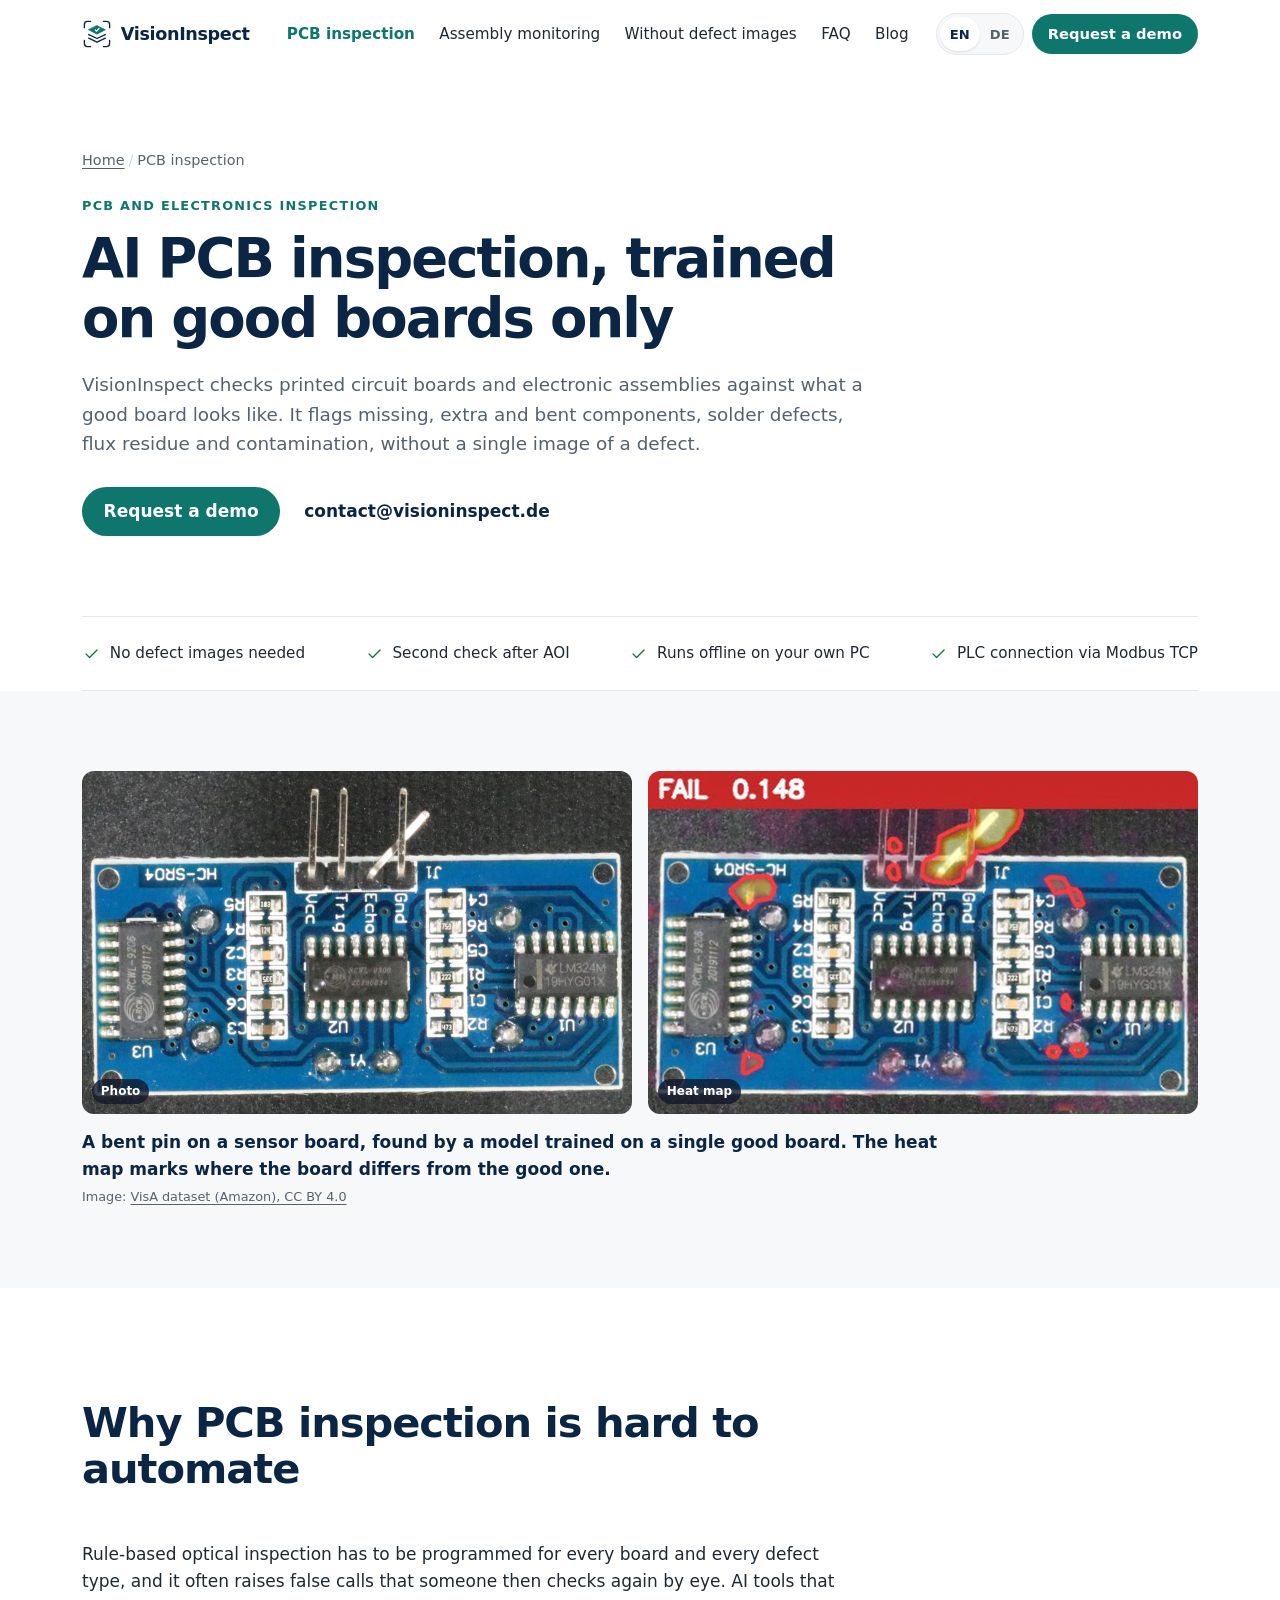
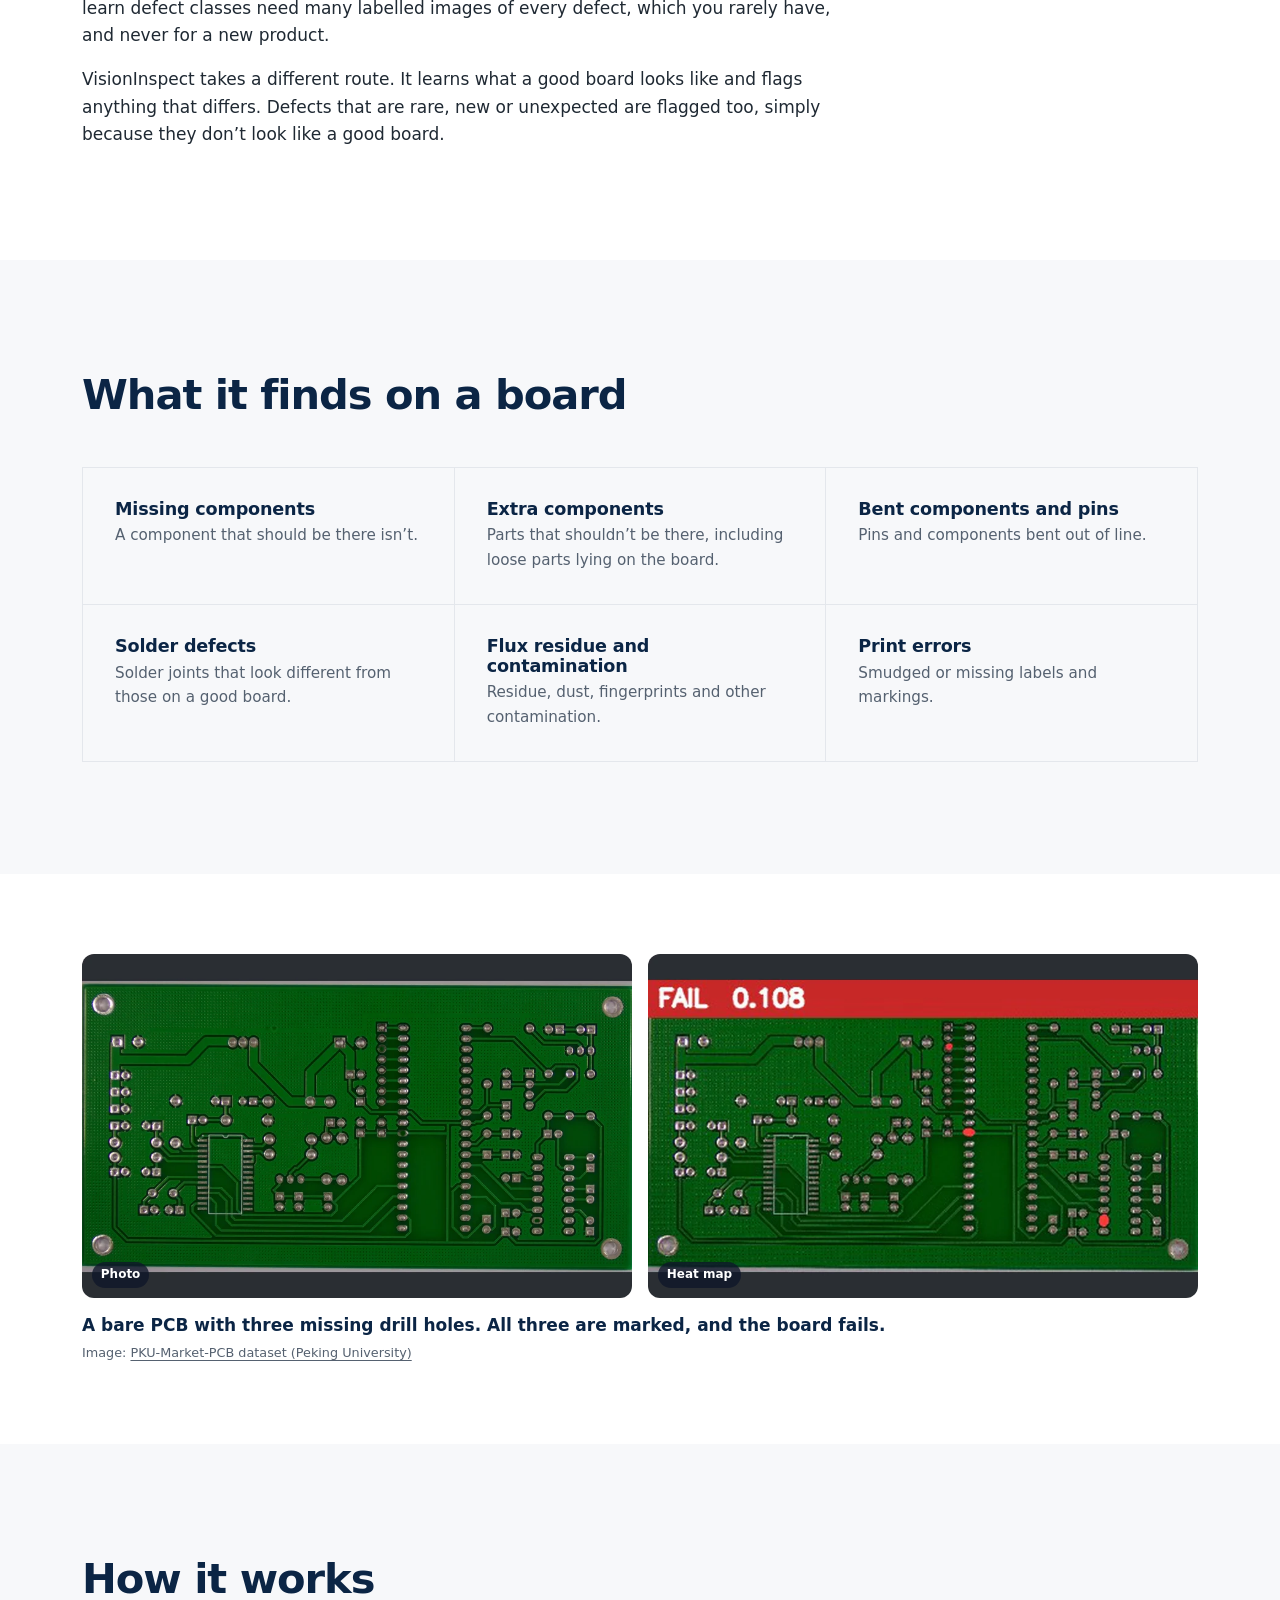
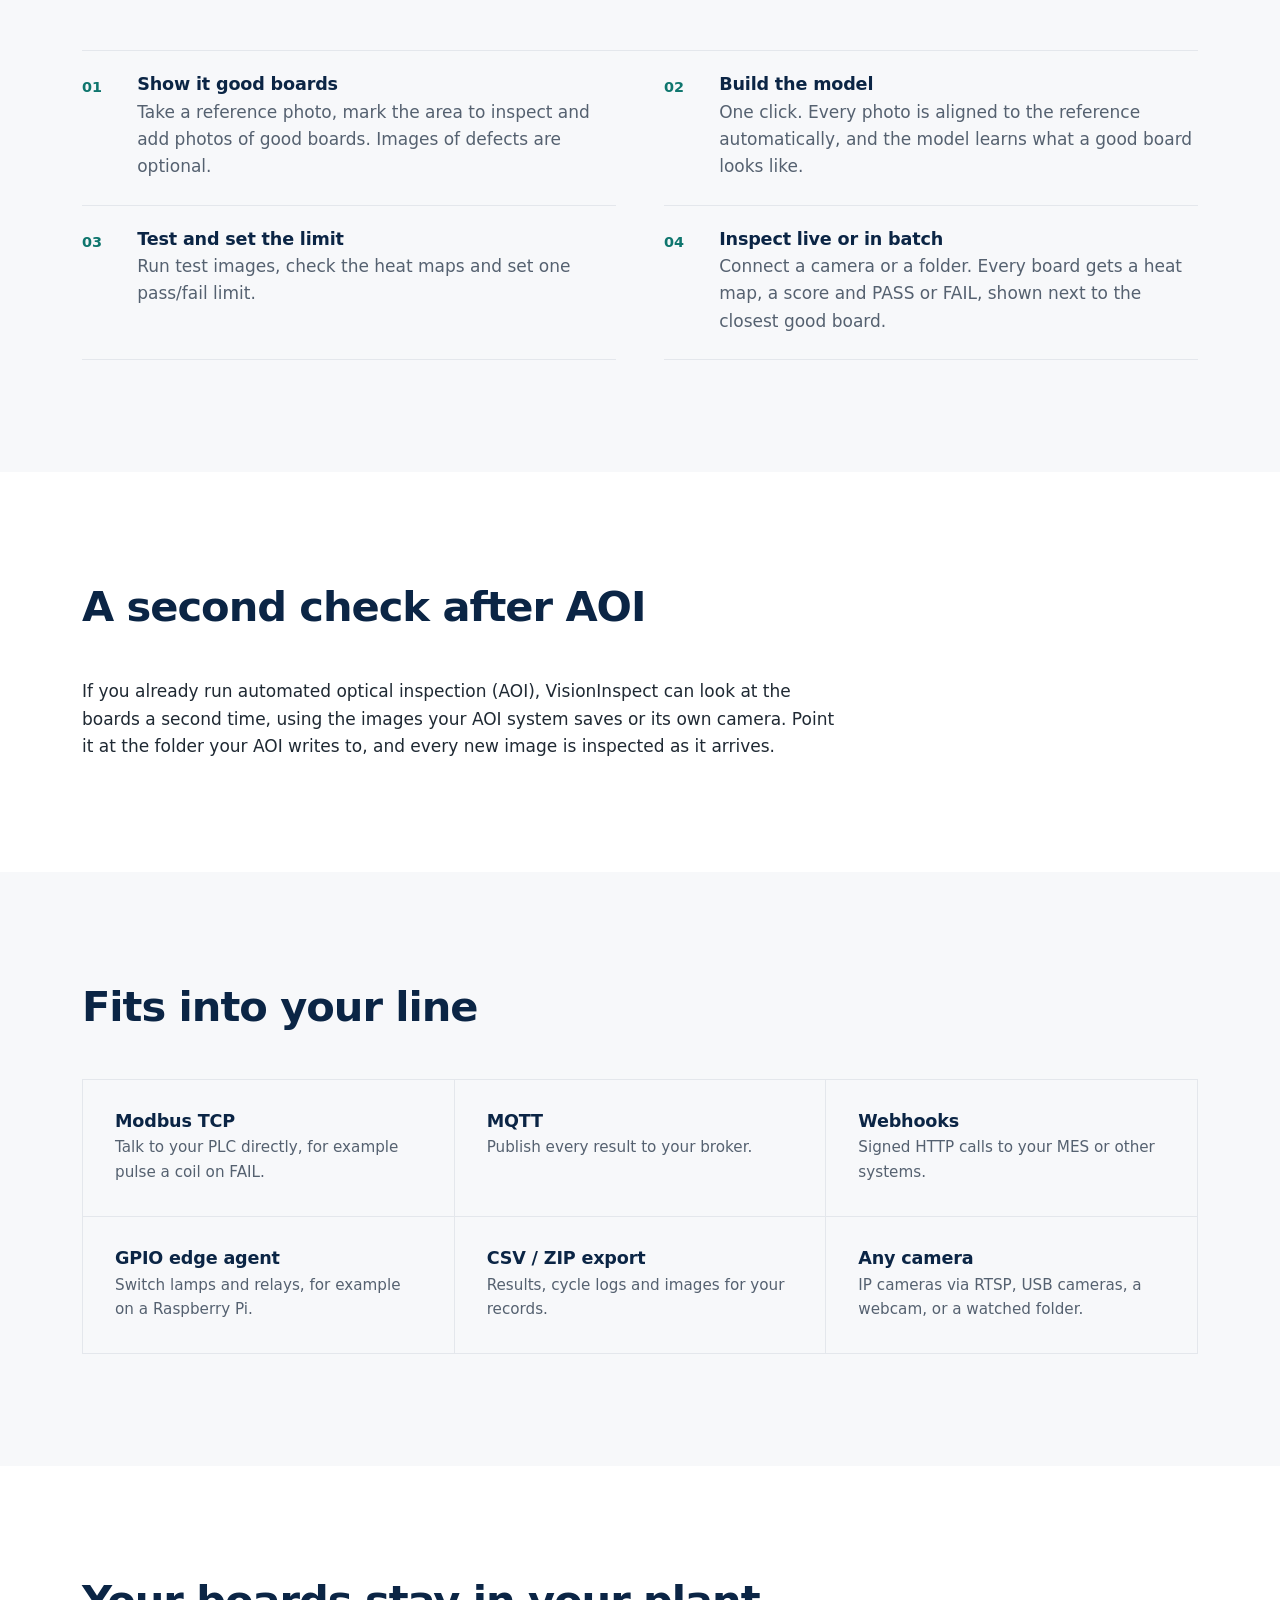
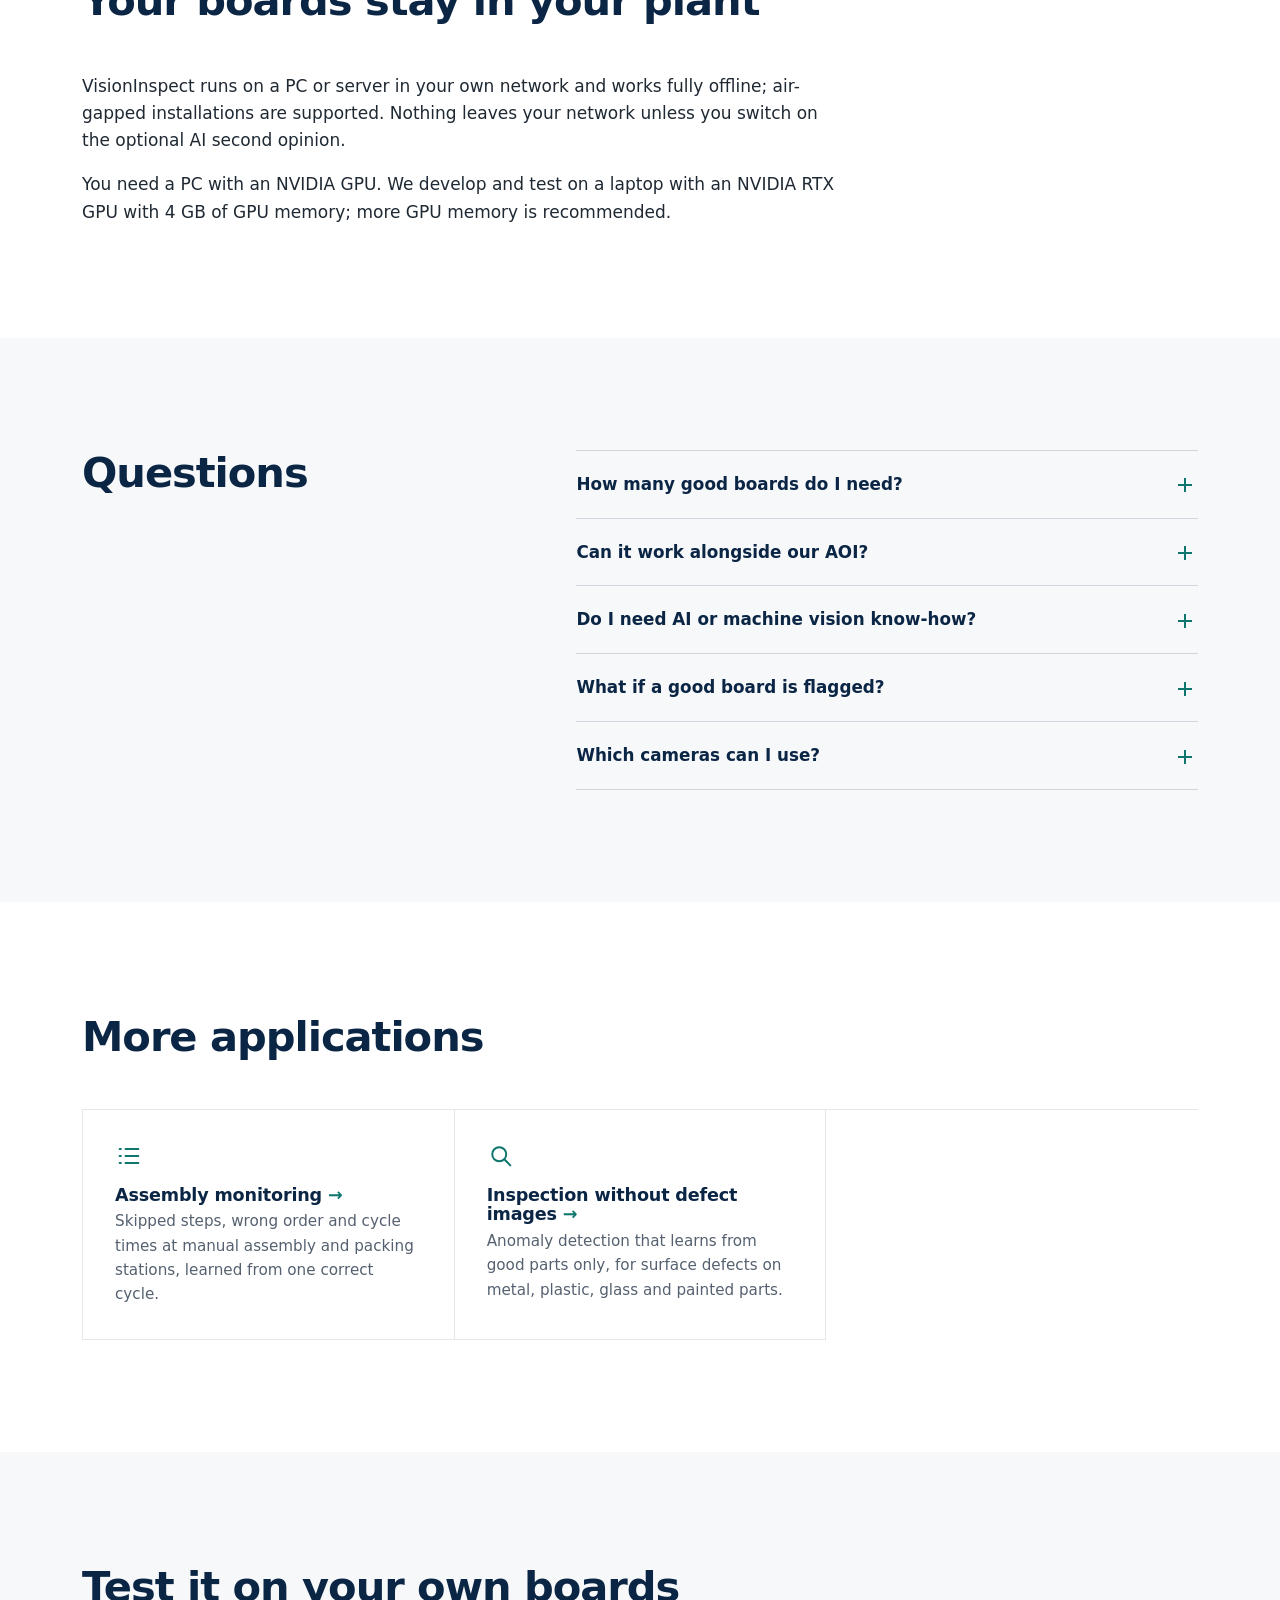
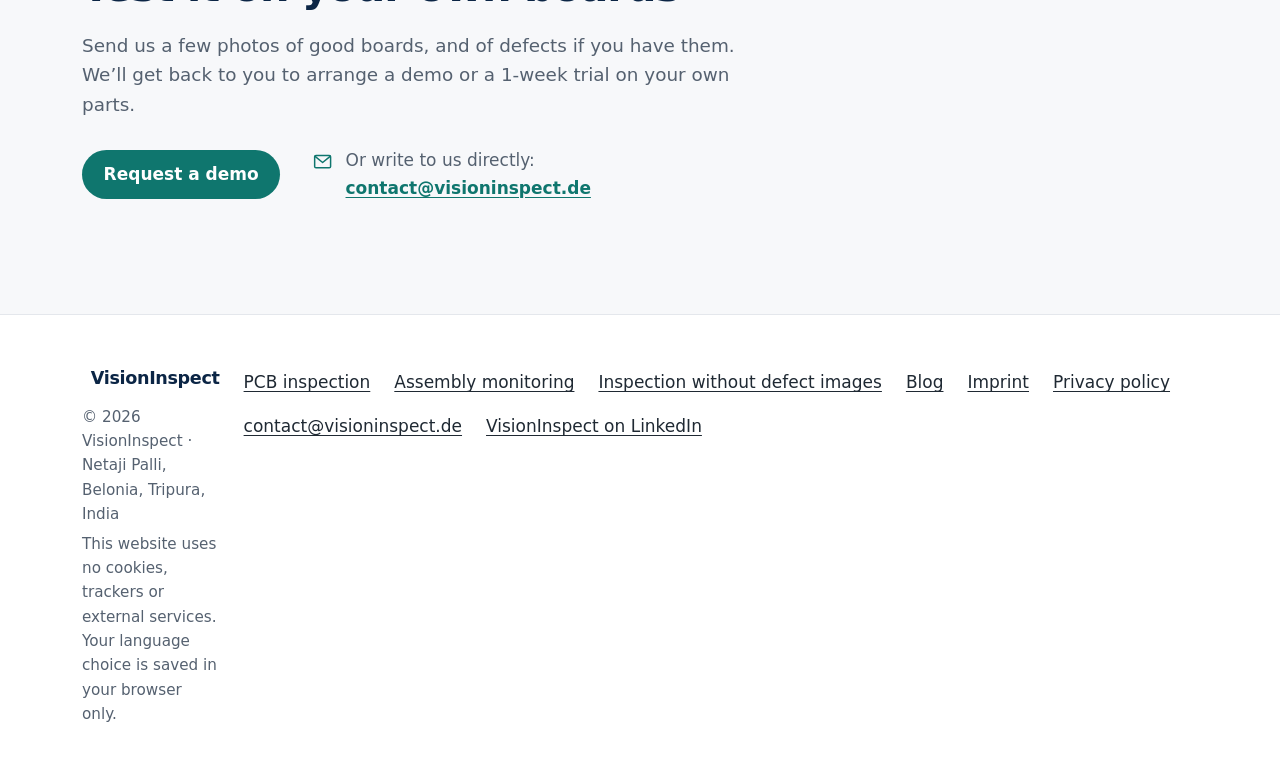
<file: pcb-inspection/index.html>
<!doctype html>
<html lang="en">
<head>
  <meta charset="utf-8">
  <meta name="viewport" content="width=device-width, initial-scale=1">
  <!-- seo:start (generated by tools/build.mjs, do not edit by hand) -->
  <title>AI PCB &amp; Electronics Inspection Software | VisionInspect</title>
  <meta name="description" content="AI inspection for PCBs and electronic assemblies, trained on good boards only. Finds missing, extra and bent components, solder defects and contamination.">
  <meta name="robots" content="index, follow, max-image-preview:large">
  <link rel="canonical" href="https://visioninspect.de/pcb-inspection/">
  <link rel="alternate" hreflang="en" href="https://visioninspect.de/pcb-inspection/">
  <link rel="alternate" hreflang="de" href="https://visioninspect.de/de/leiterplatten-pruefung/">
  <link rel="alternate" hreflang="x-default" href="https://visioninspect.de/pcb-inspection/">
  <meta property="og:type" content="website">
  <meta property="og:site_name" content="VisionInspect">
  <meta property="og:title" content="AI PCB &amp; Electronics Inspection Software | VisionInspect">
  <meta property="og:description" content="AI inspection for PCBs and electronic assemblies, trained on good boards only. Finds missing, extra and bent components, solder defects and contamination.">
  <meta property="og:url" content="https://visioninspect.de/pcb-inspection/">
  <meta property="og:image" content="https://visioninspect.de/img/og-image.png">
  <meta property="og:image:width" content="1200">
  <meta property="og:image:height" content="630">
  <meta property="og:image:alt" content="AI PCB &amp; Electronics Inspection Software | VisionInspect">
  <meta property="og:locale" content="en_US">
  <meta property="og:locale:alternate" content="de_DE">
  <meta name="twitter:card" content="summary_large_image">
  <script type="application/ld+json">
  {
    "@context": "https://schema.org",
    "@graph": [
      {
        "@type": "Organization",
        "@id": "https://visioninspect.de/#organization",
        "name": "VisionInspect",
        "url": "https://visioninspect.de/",
        "logo": "https://visioninspect.de/img/logo-512.png",
        "email": "contact@visioninspect.de",
        "sameAs": [
          "https://www.linkedin.com/company/visioninspect"
        ],
        "address": {
          "@type": "PostalAddress",
          "streetAddress": "Netaji Palli",
          "addressLocality": "Belonia",
          "addressRegion": "Tripura",
          "addressCountry": "IN"
        },
        "contactPoint": {
          "@type": "ContactPoint",
          "contactType": "sales",
          "email": "contact@visioninspect.de",
          "availableLanguage": [
            "English",
            "German"
          ],
          "areaServed": "Worldwide"
        }
      },
      {
        "@type": "WebSite",
        "@id": "https://visioninspect.de/#website",
        "name": "VisionInspect",
        "url": "https://visioninspect.de/",
        "inLanguage": [
          "en",
          "de"
        ],
        "publisher": {
          "@id": "https://visioninspect.de/#organization"
        }
      },
      {
        "@type": "WebPage",
        "@id": "https://visioninspect.de/pcb-inspection/#webpage",
        "url": "https://visioninspect.de/pcb-inspection/",
        "name": "AI PCB & Electronics Inspection Software | VisionInspect",
        "description": "AI inspection for PCBs and electronic assemblies, trained on good boards only. Finds missing, extra and bent components, solder defects and contamination.",
        "inLanguage": "en",
        "isPartOf": {
          "@id": "https://visioninspect.de/#website"
        },
        "about": {
          "@id": "https://visioninspect.de/#software"
        },
        "breadcrumb": {
          "@id": "https://visioninspect.de/pcb-inspection/#breadcrumb"
        },
        "primaryImageOfPage": "https://visioninspect.de/img/showcase/03-bent-pin-heatmap.webp"
      },
      {
        "@type": "BreadcrumbList",
        "@id": "https://visioninspect.de/pcb-inspection/#breadcrumb",
        "itemListElement": [
          {
            "@type": "ListItem",
            "position": 1,
            "name": "Home",
            "item": "https://visioninspect.de/"
          },
          {
            "@type": "ListItem",
            "position": 2,
            "name": "PCB inspection",
            "item": "https://visioninspect.de/pcb-inspection/"
          }
        ]
      },
      {
        "@type": "FAQPage",
        "@id": "https://visioninspect.de/pcb-inspection/#faq",
        "inLanguage": "en",
        "mainEntity": [
          {
            "@type": "Question",
            "name": "How many good boards do I need?",
            "acceptedAnswer": {
              "@type": "Answer",
              "text": "As few as one, if your boards look the same every time: the bent pin on this page was found by a model trained on a single good board. If your good boards vary more, add more good samples and check the result with the Test step."
            }
          },
          {
            "@type": "Question",
            "name": "Can it work alongside our AOI?",
            "acceptedAnswer": {
              "@type": "Answer",
              "text": "Yes. It can inspect the images your AOI system saves, or use its own camera. The best way to see what it adds on your line is a 1-week trial on your own boards."
            }
          },
          {
            "@type": "Question",
            "name": "Do I need AI or machine vision know-how?",
            "acceptedAnswer": {
              "@type": "Answer",
              "text": "No. A guided wizard takes you from the first photo to live inspection. There are no model settings to tune, only one pass/fail limit."
            }
          },
          {
            "@type": "Question",
            "name": "What if a good board is flagged?",
            "acceptedAnswer": {
              "@type": "Answer",
              "text": "Add it as a good sample, or mark the result as “this was actually OK”, and the model takes it into account. With zones you can leave out areas that change from board to board."
            }
          },
          {
            "@type": "Question",
            "name": "Which cameras can I use?",
            "acceptedAnswer": {
              "@type": "Answer",
              "text": "IP cameras via RTSP, USB cameras, a webcam in the browser, or any device that saves images to a folder VisionInspect watches."
            }
          }
        ]
      }
    ]
  }
  </script>
  <!-- seo:end -->
  <meta name="theme-color" content="#ffffff">
  <link rel="icon" href="/img/favicon.svg" type="image/svg+xml">
  <link rel="stylesheet" href="/css/styles.css">
</head>
<body>
  <svg xmlns="http://www.w3.org/2000/svg" class="sprite" aria-hidden="true" focusable="false">
    <defs>
      <symbol id="i-logo" viewBox="0 0 700 700"><g fill="none" stroke-linecap="round" stroke-linejoin="round"><path stroke="#0b2545" stroke-width="32" d="M56 202V128a72 72 0 0 1 72-72h72M500 56h72a72 72 0 0 1 72 72v74M56 498v74a72 72 0 0 0 72 72h72M500 644h72a72 72 0 0 0 72-72v-74M156 362l194 93 194-93M156 448l194 93 194-93"/><path fill="#0f766e" stroke="#0f766e" stroke-width="14" d="M350 154l199 96-199 103-199-103z"/><path stroke="#fff" stroke-width="28" d="M310 254l30 31 60-67"/></g></symbol>
      <symbol id="i-check" viewBox="0 0 24 24"><path d="M5 12.5l4.5 4.5L19 7.5"/></symbol>
      <symbol id="i-camera" viewBox="0 0 24 24"><path d="M4 8h3l2-3h6l2 3h3v11H4z"/><circle cx="12" cy="13" r="3.5"/></symbol>
      <symbol id="i-align" viewBox="0 0 24 24"><rect x="4" y="4" width="10" height="10" rx="1"/><rect x="10" y="10" width="10" height="10" rx="1" stroke-dasharray="2.5 2"/></symbol>
      <symbol id="i-gauge" viewBox="0 0 24 24"><path d="M4 16a8 8 0 0 1 16 0"/><path d="M12 16l4-5"/><path d="M3 20h18"/></symbol>
      <symbol id="i-compare" viewBox="0 0 24 24"><rect x="3" y="5" width="8" height="14" rx="1"/><rect x="13" y="5" width="8" height="14" rx="1"/><path d="M15 9l4 4M19 9l-4 4"/></symbol>
      <symbol id="i-folder" viewBox="0 0 24 24"><path d="M3 6h6l2 2h10v11H3z"/></symbol>
      <symbol id="i-search" viewBox="0 0 24 24"><circle cx="10.5" cy="10.5" r="6"/><path d="M15 15l5 5"/></symbol>
      <symbol id="i-alert" viewBox="0 0 24 24"><path d="M12 3l9.5 17h-19z"/><path d="M12 10v4M12 17v.5"/></symbol>
      <symbol id="i-list" viewBox="0 0 24 24"><path d="M9 6h11M9 12h11M9 18h11"/><path d="M4 6h1M4 12h1M4 18h1"/></symbol>
      <symbol id="i-replay" viewBox="0 0 24 24"><path d="M4 12a8 8 0 1 0 2.5-5.8"/><path d="M4 4v4h4"/><path d="M10.5 9.5l4 2.5-4 2.5z"/></symbol>
      <symbol id="i-target" viewBox="0 0 24 24"><circle cx="12" cy="12" r="8"/><circle cx="12" cy="12" r="3"/><path d="M12 2v3M12 19v3M2 12h3M19 12h3"/></symbol>
      <symbol id="i-wizard" viewBox="0 0 24 24"><circle cx="5" cy="12" r="2"/><circle cx="12" cy="12" r="2"/><circle cx="19" cy="12" r="2"/><path d="M7 12h3M14 12h3"/></symbol>
      <symbol id="i-sliders" viewBox="0 0 24 24"><path d="M4 7h16M4 17h16"/><circle cx="9" cy="7" r="2" fill="#fff"/><circle cx="15" cy="17" r="2" fill="#fff"/><path d="M4 2l16 20" /></symbol>
      <symbol id="i-limit" viewBox="0 0 24 24"><path d="M3 18h18"/><path d="M3 10h18" stroke-dasharray="3 2"/><path d="M6 18V13M10 18v-9M14 18v-4M18 18V6"/></symbol>
      <symbol id="i-zone" viewBox="0 0 24 24"><rect x="3" y="3" width="18" height="18" rx="2"/><rect x="7" y="7" width="7" height="6" stroke-dasharray="2 1.5"/></symbol>
      <symbol id="i-teach" viewBox="0 0 24 24"><path d="M4 12.5l4 4L18 6.5"/><path d="M14 18h6M17 15v6"/></symbol>
      <symbol id="i-webhook" viewBox="0 0 24 24"><path d="M10 6a3 3 0 1 1 3.5 3L9 17"/><circle cx="8" cy="18" r="2"/><path d="M16 18h-5"/><circle cx="18" cy="18" r="2"/><path d="M6 14a3 3 0 1 0 2 4"/></symbol>
      <symbol id="i-mqtt" viewBox="0 0 24 24"><circle cx="5" cy="19" r="1.5"/><path d="M4 13a7 7 0 0 1 7 7"/><path d="M4 7a13 13 0 0 1 13 13"/></symbol>
      <symbol id="i-plc" viewBox="0 0 24 24"><rect x="4" y="3" width="16" height="18" rx="1.5"/><path d="M8 7h8M8 11h2M14 11h2M8 15h2M14 15h2"/></symbol>
      <symbol id="i-gpio" viewBox="0 0 24 24"><path d="M9 18h6M10 21h4"/><path d="M12 3a6 6 0 0 0-3.5 10.9V16h7v-2.1A6 6 0 0 0 12 3z"/></symbol>
      <symbol id="i-export" viewBox="0 0 24 24"><path d="M6 3h8l4 4v14H6z"/><path d="M12 10v7M9 14l3 3 3-3"/></symbol>
      <symbol id="i-chip" viewBox="0 0 24 24"><rect x="6" y="6" width="12" height="12" rx="1.5"/><rect x="9.5" y="9.5" width="5" height="5"/><path d="M9 3v3M15 3v3M9 18v3M15 18v3M3 9h3M3 15h3M18 9h3M18 15h3"/></symbol>
      <symbol id="i-box" viewBox="0 0 24 24"><path d="M3 7.5L12 3l9 4.5v9L12 21l-9-4.5z"/><path d="M3 7.5l9 4.5 9-4.5M12 12v9"/></symbol>
      <symbol id="i-rules" viewBox="0 0 24 24"><rect x="3" y="4" width="7" height="6" rx="1"/><rect x="14" y="14" width="7" height="6" rx="1"/><path d="M6.5 10v7H14"/><path d="M11.5 14.5L14 17l-2.5 2.5"/></symbol>
      <symbol id="i-server" viewBox="0 0 24 24"><rect x="4" y="4" width="16" height="7" rx="1"/><rect x="4" y="13" width="16" height="7" rx="1"/><path d="M8 7.5h.5M8 16.5h.5"/></symbol>
      <symbol id="i-offline" viewBox="0 0 24 24"><path d="M2 8.5a15 15 0 0 1 20 0M5.5 12a10 10 0 0 1 13 0M9 15.5a5 5 0 0 1 6 0"/><circle cx="12" cy="19" r="1"/><path d="M3 3l18 18"/></symbol>
      <symbol id="i-cloud" viewBox="0 0 24 24"><path d="M7 18a4 4 0 0 1-.5-8 6 6 0 0 1 11.5 1.5A3.3 3.3 0 0 1 17.5 18z"/></symbol>
      <symbol id="i-users" viewBox="0 0 24 24"><circle cx="9" cy="8" r="3.5"/><path d="M2.5 20a6.5 6.5 0 0 1 13 0"/><path d="M16 4.5a3.5 3.5 0 0 1 0 7M18 14a6.5 6.5 0 0 1 3.5 6"/></symbol>
      <symbol id="i-clock" viewBox="0 0 24 24"><circle cx="12" cy="12" r="9"/><path d="M12 7v5l3 2"/></symbol>
      <symbol id="i-backup" viewBox="0 0 24 24"><ellipse cx="12" cy="6" rx="8" ry="3"/><path d="M4 6v12c0 1.7 3.6 3 8 3s8-1.3 8-3V6"/><path d="M4 12c0 1.7 3.6 3 8 3s8-1.3 8-3"/></symbol>
      <symbol id="i-key" viewBox="0 0 24 24"><circle cx="8" cy="15" r="4.5"/><path d="M11.5 12L20 3.5M16 7.5l3 3"/></symbol>
      <symbol id="i-budget" viewBox="0 0 24 24"><circle cx="12" cy="12" r="9"/><path d="M15 9c-.5-1-1.6-1.5-3-1.5-1.7 0-3 .8-3 2.2 0 3.3 6 1.6 6 4.6 0 1.4-1.3 2.2-3 2.2-1.4 0-2.5-.5-3-1.5M12 6v1.5M12 16.5V18"/></symbol>
      <symbol id="i-chat" viewBox="0 0 24 24"><path d="M4 5h16v11H9l-5 4z"/><path d="M8 9.5h8M8 12.5h5"/></symbol>
      <symbol id="i-image" viewBox="0 0 24 24"><rect x="3" y="4" width="18" height="16" rx="1.5"/><circle cx="9" cy="10" r="2"/><path d="M21 16l-5-5-9 9"/></symbol>
      <symbol id="i-power" viewBox="0 0 24 24"><path d="M12 3v9"/><path d="M6.5 6.5a8 8 0 1 0 11 0"/></symbol>
      <symbol id="i-chev-l" viewBox="0 0 24 24"><path d="M15 5l-7 7 7 7"/></symbol>
      <symbol id="i-chev-r" viewBox="0 0 24 24"><path d="M9 5l7 7-7 7"/></symbol>
      <symbol id="i-pause" viewBox="0 0 24 24"><path d="M9 6v12M15 6v12"/></symbol>
      <symbol id="i-play" viewBox="0 0 24 24"><path d="M8 5.5v13l10.5-6.5z"/></symbol>
      <symbol id="i-menu" viewBox="0 0 24 24"><path d="M4 7h16M4 12h16M4 17h16"/></symbol>
      <symbol id="i-mail" viewBox="0 0 24 24"><rect x="3" y="5" width="18" height="14" rx="1.5"/><path d="M3.5 6l8.5 7 8.5-7"/></symbol>
    </defs>
  </svg>

  <a class="skip-link" href="#main">Skip to content</a>

  <header class="site-header">
    <div class="container header-inner">
      <a class="brand" href="/">
        <svg class="brand-logo" aria-hidden="true"><use href="#i-logo"/></svg>
        <span>VisionInspect</span>
      </a>

      <nav id="site-nav" class="site-nav" aria-label="Main navigation">
        <ul>
          <li><a href="/pcb-inspection/" aria-current="page">PCB inspection</a></li>
          <li><a href="/assembly-monitoring/">Assembly monitoring</a></li>
          <li><a href="/visual-inspection-without-defect-images/">Without defect images</a></li>
          <li class="nav-faq"><a href="/#faq">FAQ</a></li>
          <li><a href="/blog/">Blog</a></li>
          <li class="nav-contact"><a href="/#contact">Contact</a></li>
        </ul>
      </nav>

      <div class="lang-switch" role="group" aria-label="Language">
        <a href="/pcb-inspection/" hreflang="en" lang="en" data-lang-link="en" aria-current="true">EN</a>
        <a href="/de/leiterplatten-pruefung/" hreflang="de" lang="de" data-lang-link="de">DE</a>
      </div>

      <a class="btn btn-primary btn-sm header-cta" href="/#contact">Request a demo</a>

      <button class="nav-toggle" type="button" aria-expanded="false" aria-controls="site-nav">
        <svg class="icon" aria-hidden="true"><use href="#i-menu"/></svg>
        <span>Menu</span>
      </button>
    </div>
  </header>

  <main id="main" tabindex="-1">
    <section class="hero page-hero" aria-labelledby="page-title">
      <div class="container">
        <nav class="breadcrumbs" aria-label="Breadcrumb">
          <ol>
            <li><a href="/">Home</a></li>
            <li><span aria-current="page">PCB inspection</span></li>
          </ol>
        </nav>
        <p class="eyebrow">PCB and electronics inspection</p>
        <h1 id="page-title">AI PCB inspection, trained on good boards only</h1>
        <p class="lead">VisionInspect checks printed circuit boards and electronic assemblies against what a good board looks like. It flags missing, extra and bent components, solder defects, flux residue and contamination, without a single image of a defect.</p>
        <div class="cta-row">
          <a class="btn btn-primary" href="/#contact">Request a demo</a>
          <a class="btn btn-link" href="mailto:contact@visioninspect.de">contact@visioninspect.de</a>
        </div>
        <ul class="fact-strip">
          <li><svg class="icon" aria-hidden="true"><use href="#i-check"/></svg><span>No defect images needed</span></li>
          <li><svg class="icon" aria-hidden="true"><use href="#i-check"/></svg><span>Second check after AOI</span></li>
          <li><svg class="icon" aria-hidden="true"><use href="#i-check"/></svg><span>Runs offline on your own PC</span></li>
          <li><svg class="icon" aria-hidden="true"><use href="#i-check"/></svg><span>PLC connection via Modbus TCP</span></li>
        </ul>
      </div>
    </section>

    <section class="section section-tight section-alt">
      <div class="container">
        <figure class="example-figure">
          <div class="example-pair">
            <div class="example-img"><img src="/img/showcase/03-bent-pin-photo.webp" alt="Photo of the board" width="896" height="560" loading="lazy" decoding="async"><span class="compare-tag compare-tag-l">Photo</span></div>
            <div class="example-img"><img src="/img/showcase/03-bent-pin-heatmap.webp" alt="Heat map from VisionInspect" width="896" height="560" loading="lazy" decoding="async"><span class="compare-tag compare-tag-l">Heat map</span></div>
          </div>
          <figcaption>A bent pin on a sensor board, found by a model trained on a single good board. The heat map marks where the board differs from the good one. <span class="slide-credit">Image: <a href="https://github.com/amazon-science/spot-diff" rel="noopener">VisA dataset (Amazon), CC BY 4.0</a></span></figcaption>
        </figure>
      </div>
    </section>

    <section class="section" aria-labelledby="s2">
      <div class="container">
        <header class="section-head"><h2 id="s2">Why PCB inspection is hard to automate</h2></header>
        <div class="prose"><p>Rule-based optical inspection has to be programmed for every board and every defect type, and it often raises false calls that someone then checks again by eye. AI tools that learn defect classes need many labelled images of every defect, which you rarely have, and never for a new product.</p><p>VisionInspect takes a different route. It learns what a good board looks like and flags anything that differs. Defects that are rare, new or unexpected are flagged too, simply because they don’t look like a good board.</p></div>
      </div>
    </section>

    <section class="section section-alt" aria-labelledby="s3">
      <div class="container">
        <header class="section-head"><h2 id="s3">What it finds on a board</h2></header>
        <ul class="tiles"><li><h3>Missing components</h3><p>A component that should be there isn’t.</p></li><li><h3>Extra components</h3><p>Parts that shouldn’t be there, including loose parts lying on the board.</p></li><li><h3>Bent components and pins</h3><p>Pins and components bent out of line.</p></li><li><h3>Solder defects</h3><p>Solder joints that look different from those on a good board.</p></li><li><h3>Flux residue and contamination</h3><p>Residue, dust, fingerprints and other contamination.</p></li><li><h3>Print errors</h3><p>Smudged or missing labels and markings.</p></li></ul>
      </div>
    </section>

    <section class="section section-tight">
      <div class="container">
        <figure class="example-figure">
          <div class="example-pair">
            <div class="example-img"><img src="/img/showcase/01-missing-hole-photo.webp" alt="Photo of the board" width="896" height="560" loading="lazy" decoding="async"><span class="compare-tag compare-tag-l">Photo</span></div>
            <div class="example-img"><img src="/img/showcase/01-missing-hole-heatmap.webp" alt="Heat map from VisionInspect" width="896" height="560" loading="lazy" decoding="async"><span class="compare-tag compare-tag-l">Heat map</span></div>
          </div>
          <figcaption>A bare PCB with three missing drill holes. All three are marked, and the board fails. <span class="slide-credit">Image: <a href="https://robotics.pkusz.edu.cn/resources/datasetENG/" rel="noopener">PKU-Market-PCB dataset (Peking University)</a></span></figcaption>
        </figure>
      </div>
    </section>

    <section class="section section-alt" aria-labelledby="s5">
      <div class="container">
        <header class="section-head"><h2 id="s5">How it works</h2></header>
        <ol class="page-steps"><li><span class="step-num">01</span><div><h3>Show it good boards</h3><p>Take a reference photo, mark the area to inspect and add photos of good boards. Images of defects are optional.</p></div></li><li><span class="step-num">02</span><div><h3>Build the model</h3><p>One click. Every photo is aligned to the reference automatically, and the model learns what a good board looks like.</p></div></li><li><span class="step-num">03</span><div><h3>Test and set the limit</h3><p>Run test images, check the heat maps and set one pass/fail limit.</p></div></li><li><span class="step-num">04</span><div><h3>Inspect live or in batch</h3><p>Connect a camera or a folder. Every board gets a heat map, a score and PASS or FAIL, shown next to the closest good board.</p></div></li></ol>
      </div>
    </section>

    <section class="section" aria-labelledby="s6">
      <div class="container">
        <header class="section-head"><h2 id="s6">A second check after AOI</h2></header>
        <div class="prose"><p>If you already run automated optical inspection (AOI), VisionInspect can look at the boards a second time, using the images your AOI system saves or its own camera. Point it at the folder your AOI writes to, and every new image is inspected as it arrives.</p></div>
      </div>
    </section>

    <section class="section section-alt" aria-labelledby="s7">
      <div class="container">
        <header class="section-head"><h2 id="s7">Fits into your line</h2></header>
        <ul class="tiles"><li><h3>Modbus TCP</h3><p>Talk to your PLC directly, for example pulse a coil on FAIL.</p></li><li><h3>MQTT</h3><p>Publish every result to your broker.</p></li><li><h3>Webhooks</h3><p>Signed HTTP calls to your MES or other systems.</p></li><li><h3>GPIO edge agent</h3><p>Switch lamps and relays, for example on a Raspberry Pi.</p></li><li><h3>CSV / ZIP export</h3><p>Results, cycle logs and images for your records.</p></li><li><h3>Any camera</h3><p>IP cameras via RTSP, USB cameras, a webcam, or a watched folder.</p></li></ul>
      </div>
    </section>

    <section class="section" aria-labelledby="s8">
      <div class="container">
        <header class="section-head"><h2 id="s8">Your boards stay in your plant</h2></header>
        <div class="prose"><p>VisionInspect runs on a PC or server in your own network and works fully offline; air-gapped installations are supported. Nothing leaves your network unless you switch on the optional AI second opinion.</p><p>You need a PC with an NVIDIA GPU. We develop and test on a laptop with an NVIDIA RTX GPU with 4 GB of GPU memory; more GPU memory is recommended.</p></div>
      </div>
    </section>

    <section class="section section-alt" id="faq" aria-labelledby="faq-title">
      <div class="container split">
        <header class="split-head"><h2 id="faq-title">Questions</h2></header>
        <div class="faq">
          <details><summary>How many good boards do I need?</summary><p>As few as one, if your boards look the same every time: the bent pin on this page was found by a model trained on a single good board. If your good boards vary more, add more good samples and check the result with the Test step.</p></details>
          <details><summary>Can it work alongside our AOI?</summary><p>Yes. It can inspect the images your AOI system saves, or use its own camera. The best way to see what it adds on your line is a 1-week trial on your own boards.</p></details>
          <details><summary>Do I need AI or machine vision know-how?</summary><p>No. A guided wizard takes you from the first photo to live inspection. There are no model settings to tune, only one pass/fail limit.</p></details>
          <details><summary>What if a good board is flagged?</summary><p>Add it as a good sample, or mark the result as “this was actually OK”, and the model takes it into account. With zones you can leave out areas that change from board to board.</p></details>
          <details><summary>Which cameras can I use?</summary><p>IP cameras via RTSP, USB cameras, a webcam in the browser, or any device that saves images to a folder VisionInspect watches.</p></details>
        </div>
      </div>
    </section>

    <section class="section" aria-labelledby="related-title">
      <div class="container">
        <header class="section-head"><h2 id="related-title">More applications</h2></header>
        <ul class="tiles tiles-related">
          <li><svg class="icon" aria-hidden="true"><use href="#i-list"/></svg><h3><a href="/assembly-monitoring/">Assembly monitoring</a></h3><p>Skipped steps, wrong order and cycle times at manual assembly and packing stations, learned from one correct cycle.</p></li>
          <li><svg class="icon" aria-hidden="true"><use href="#i-search"/></svg><h3><a href="/visual-inspection-without-defect-images/">Inspection without defect images</a></h3><p>Anomaly detection that learns from good parts only, for surface defects on metal, plastic, glass and painted parts.</p></li>
        </ul>
      </div>
    </section>

    <section class="section page-cta section-alt" aria-labelledby="cta-title">
      <div class="container">
        <h2 id="cta-title">Test it on your own boards</h2>
        <p class="lead">Send us a few photos of good boards, and of defects if you have them. We’ll get back to you to arrange a demo or a 1-week trial on your own parts.</p>
        <div class="cta-row">
          <a class="btn btn-primary" href="/#contact">Request a demo</a>
          <p class="contact-direct"><svg class="icon" aria-hidden="true"><use href="#i-mail"/></svg><span>Or write to us directly:<br><a href="mailto:contact@visioninspect.de">contact@visioninspect.de</a></span></p>
        </div>
      </div>
    </section>
  </main>

  <footer class="site-footer">
    <div class="container footer-inner">
      <div>
        <p class="brand brand-footer">
          <svg class="brand-logo" aria-hidden="true"><use href="#i-logo"/></svg>
          <span>VisionInspect</span>
        </p>
        <p class="muted">&copy; 2026 VisionInspect &middot; Netaji Palli, Belonia, Tripura, India</p>
        <p class="muted">This website uses no cookies, trackers or external services. Your language choice is saved in your browser only.</p>
      </div>
      <ul class="footer-links">
        <li><a href="/pcb-inspection/">PCB inspection</a></li>
        <li><a href="/assembly-monitoring/">Assembly monitoring</a></li>
        <li><a href="/visual-inspection-without-defect-images/">Inspection without defect images</a></li>
        <li><a href="/blog/">Blog</a></li>
        <li><a href="/imprint.html">Imprint</a></li>
        <li><a href="/privacy.html">Privacy policy</a></li>
        <li><a href="mailto:contact@visioninspect.de">contact@visioninspect.de</a></li>
        <li><a href="https://www.linkedin.com/company/visioninspect" rel="me noopener">VisionInspect on LinkedIn</a></li>
      </ul>
    </div>
  </footer>

  <script src="/js/page.js" defer></script>
</body>
</html>
</file>
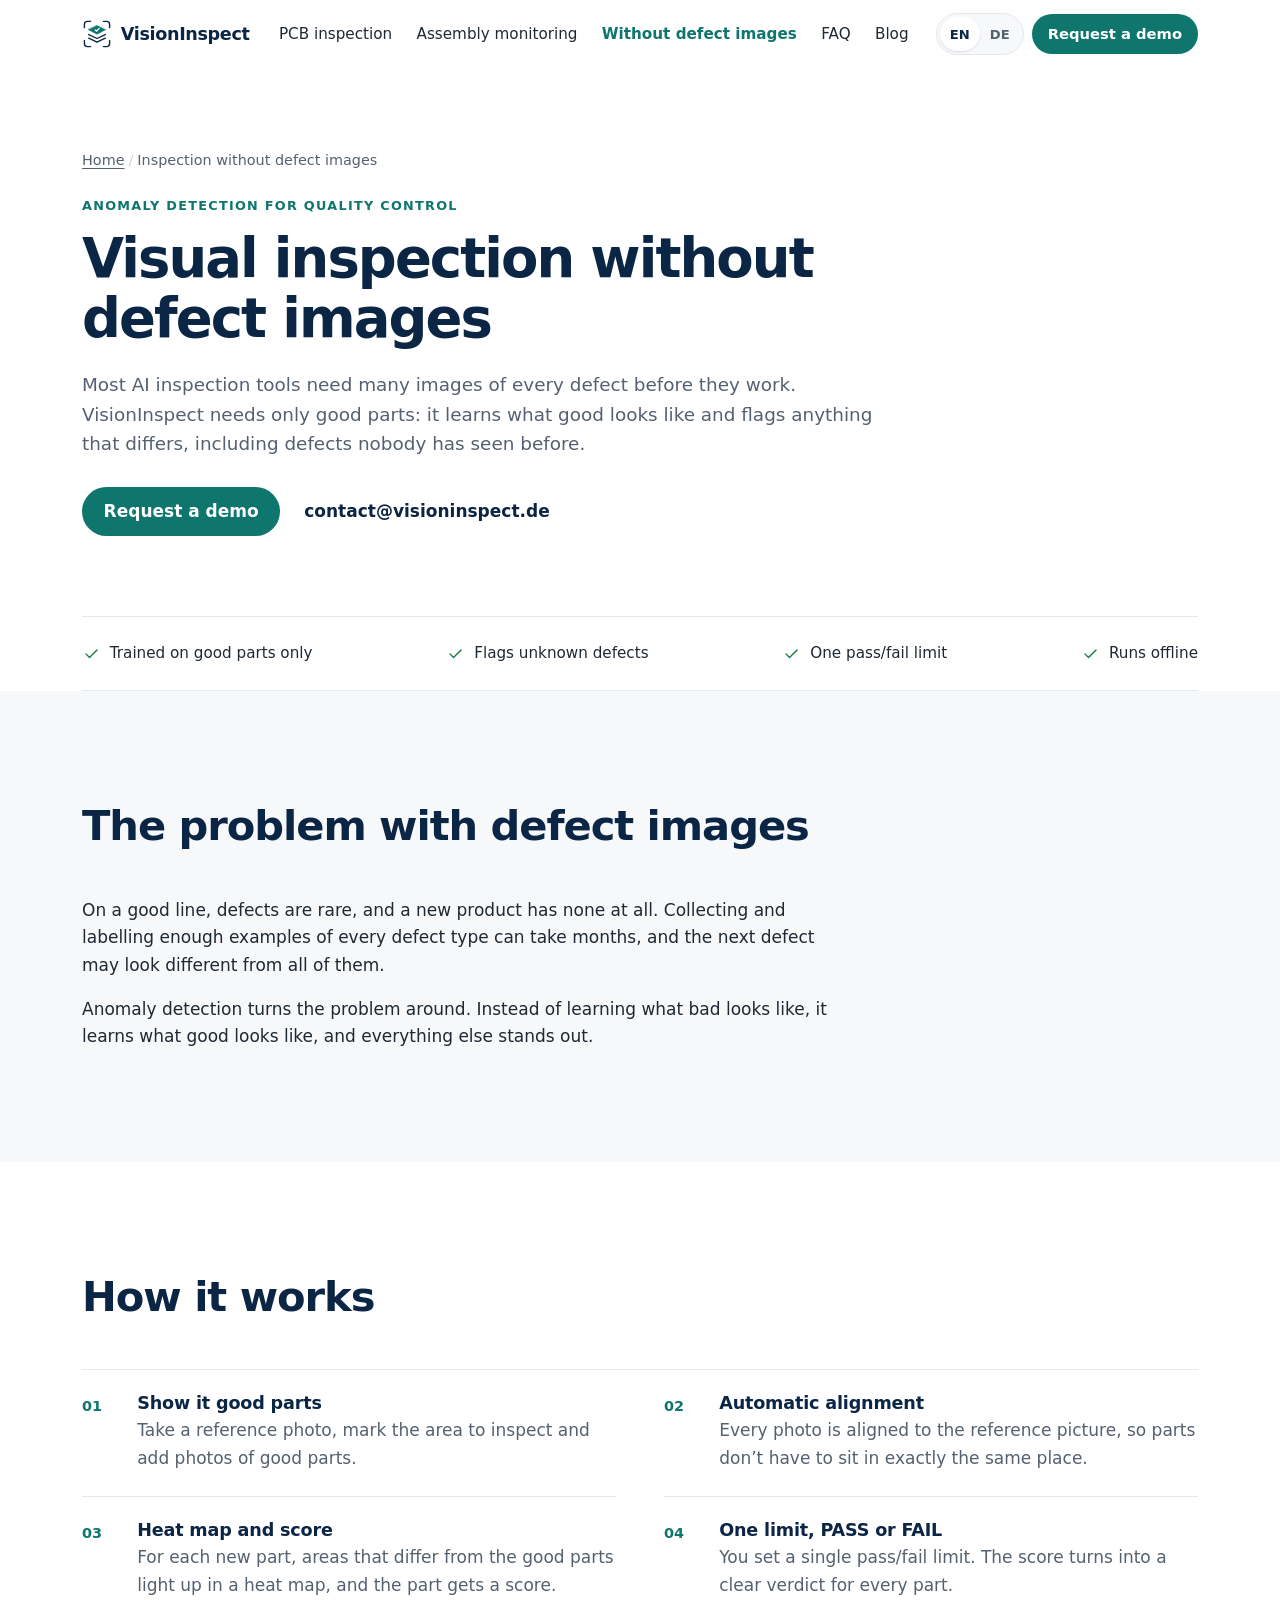
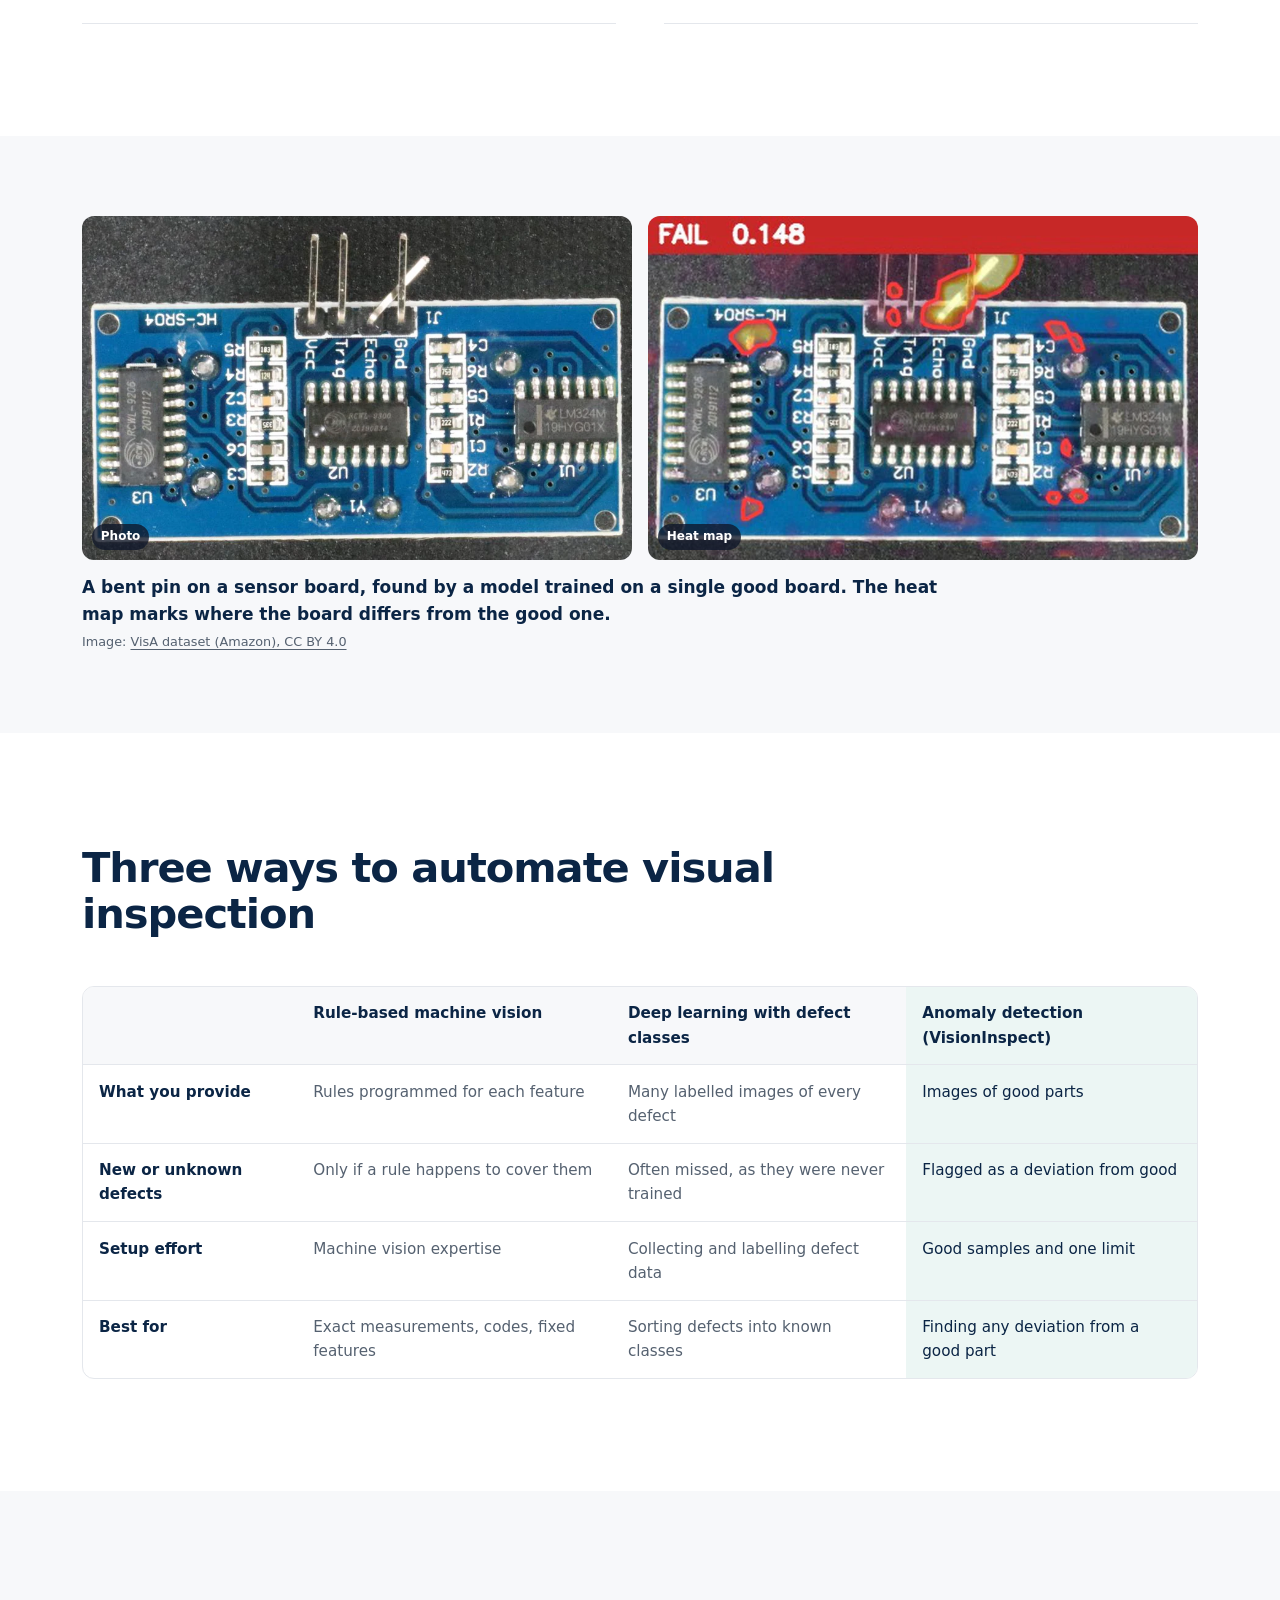
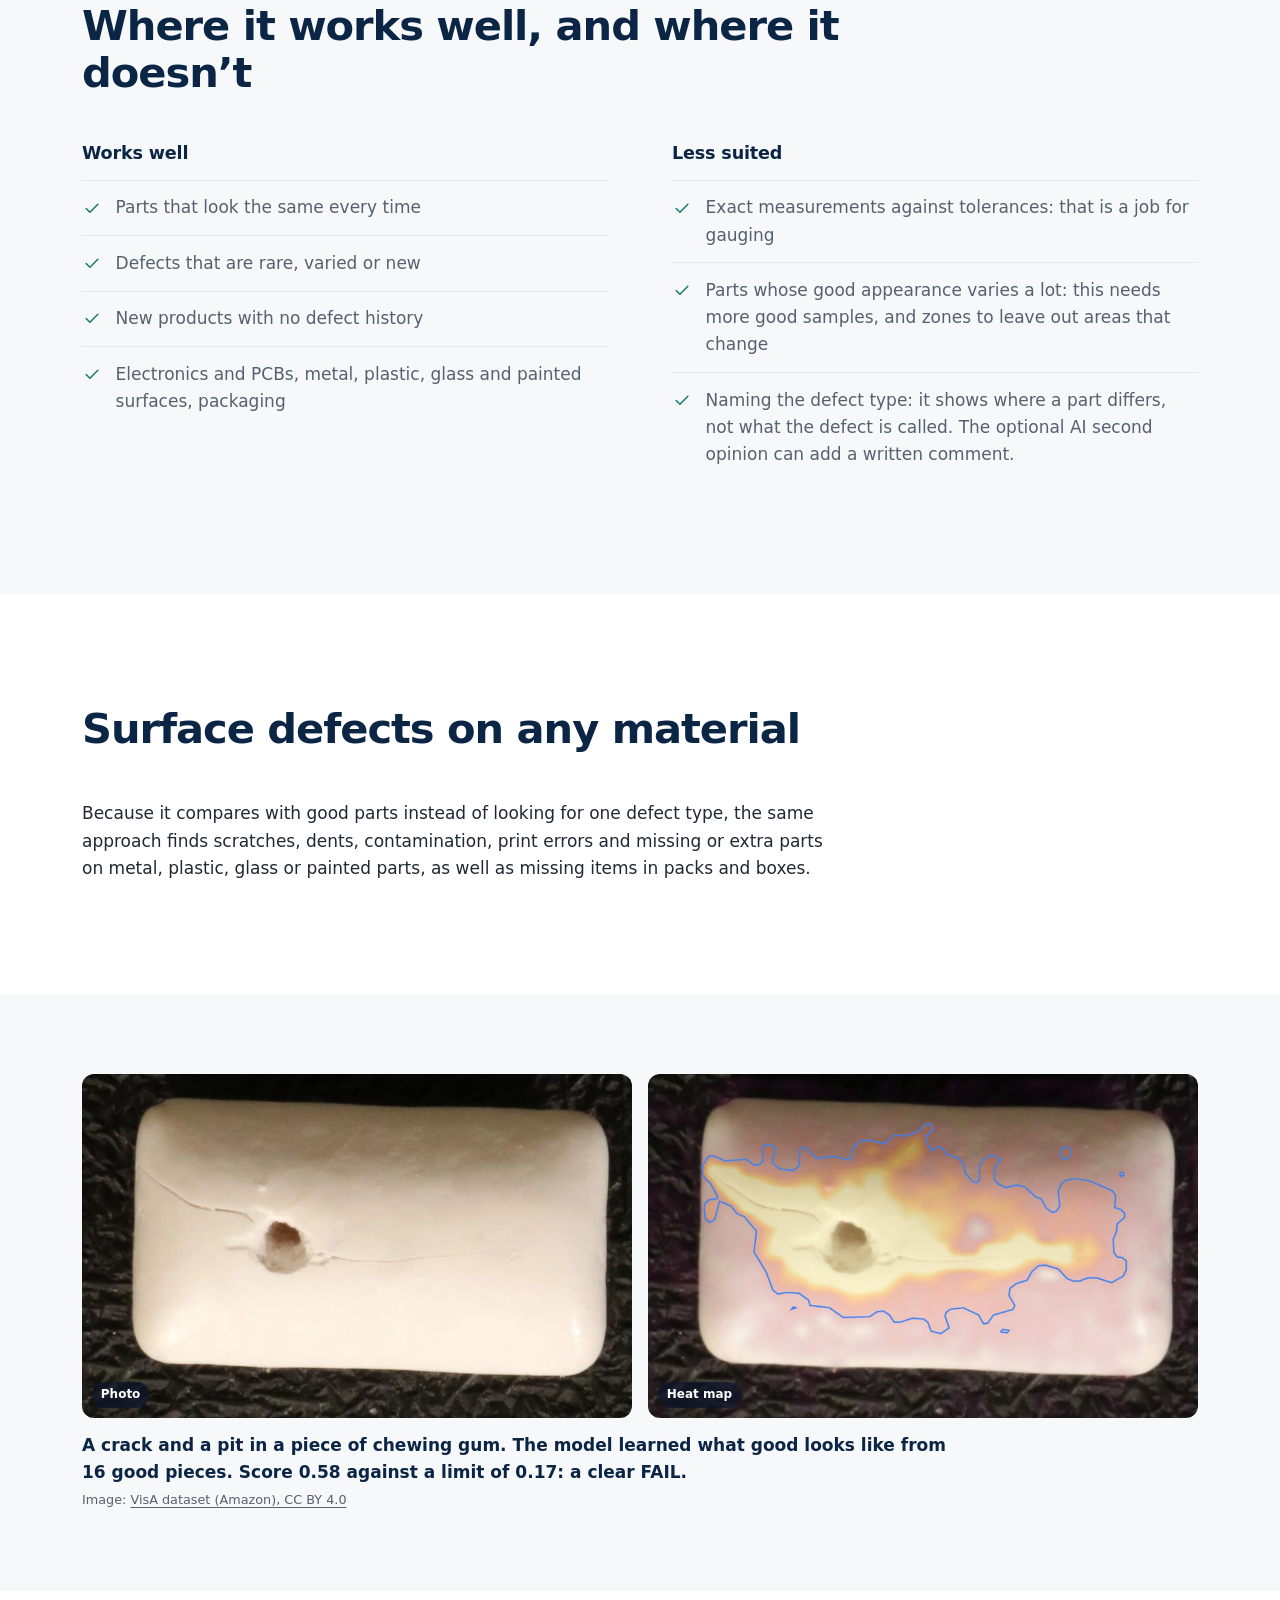
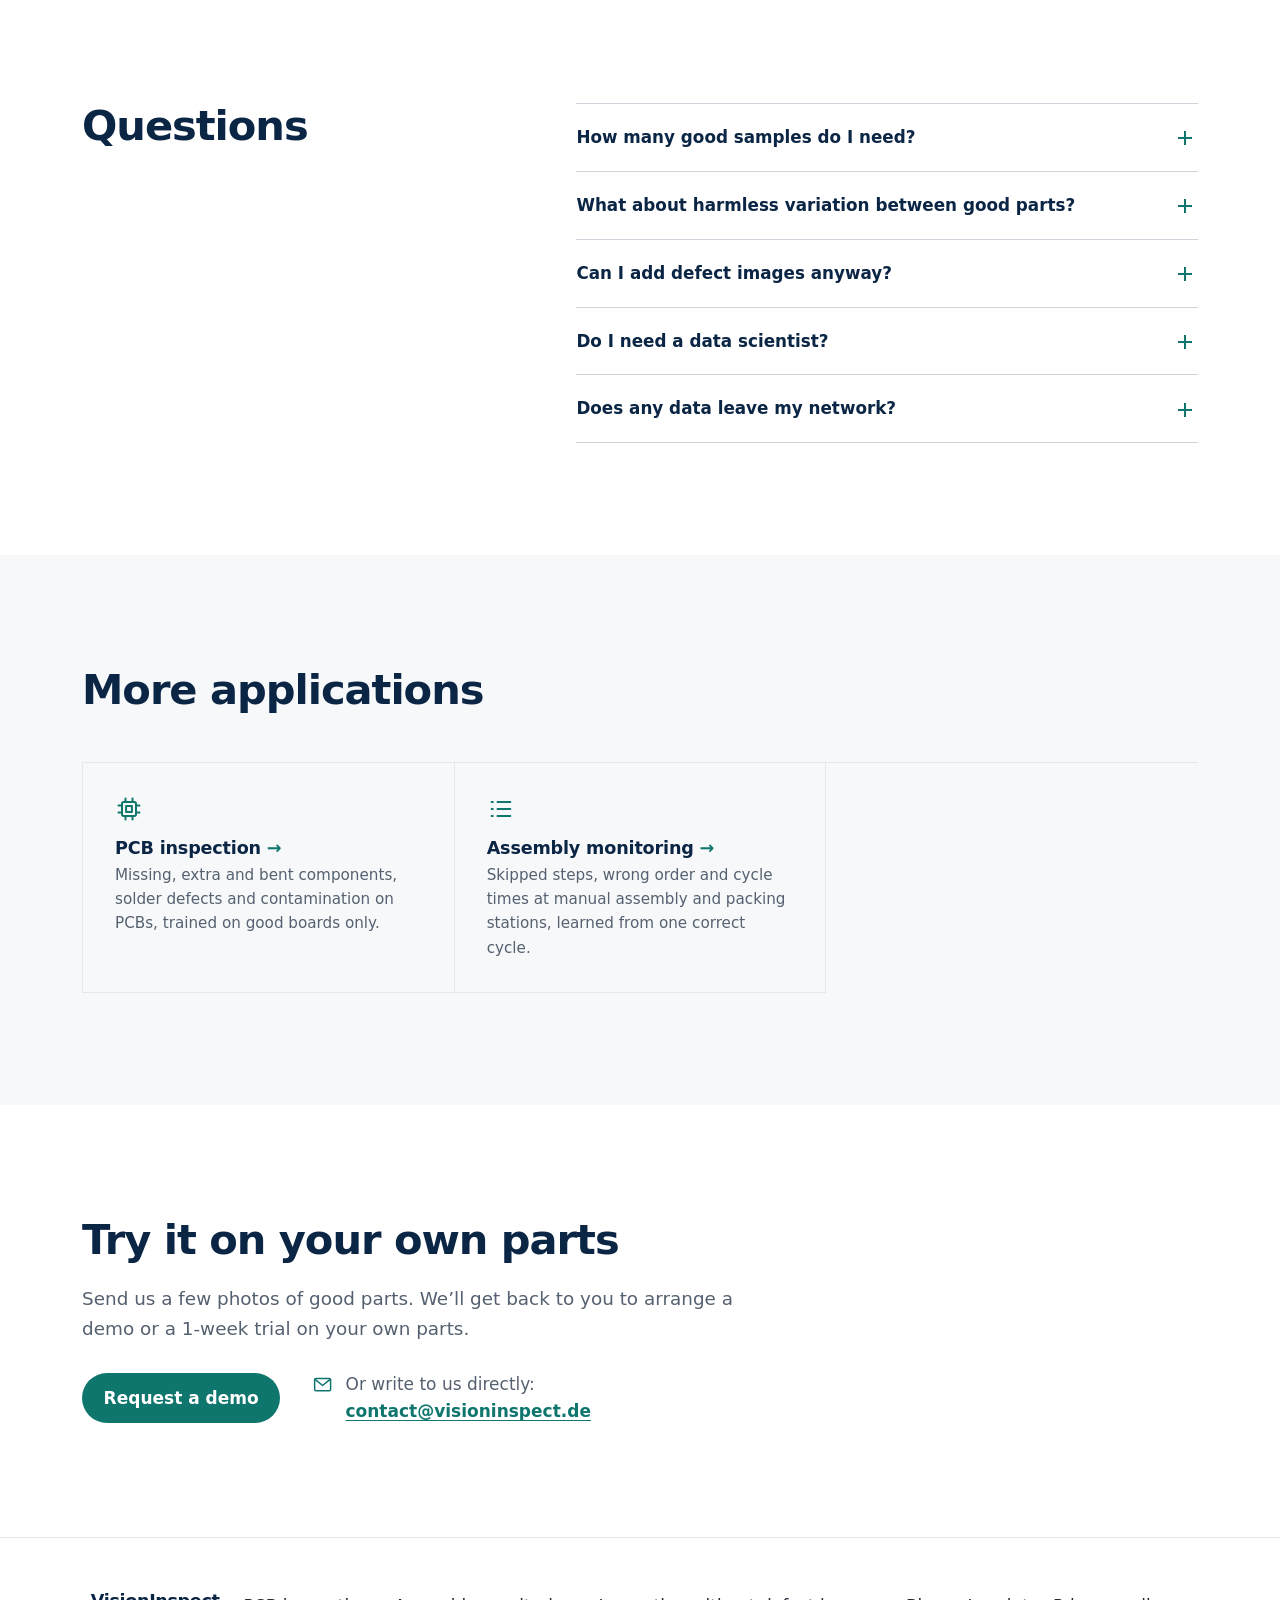
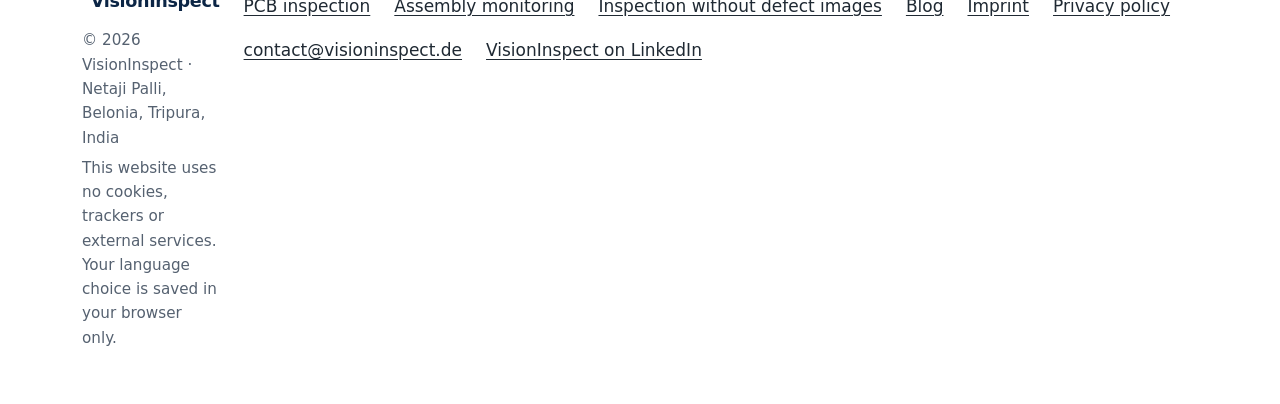
<file: visual-inspection-without-defect-images/index.html>
<!doctype html>
<html lang="en">
<head>
  <meta charset="utf-8">
  <meta name="viewport" content="width=device-width, initial-scale=1">
  <!-- seo:start (generated by tools/build.mjs, do not edit by hand) -->
  <title>Visual Inspection Without Defect Images | VisionInspect</title>
  <meta name="description" content="AI visual inspection that learns from good parts only. Anomaly detection finds scratches, contamination and unknown defects without collecting defect images.">
  <meta name="robots" content="index, follow, max-image-preview:large">
  <link rel="canonical" href="https://visioninspect.de/visual-inspection-without-defect-images/">
  <link rel="alternate" hreflang="en" href="https://visioninspect.de/visual-inspection-without-defect-images/">
  <link rel="alternate" hreflang="de" href="https://visioninspect.de/de/sichtpruefung-ohne-fehlerbilder/">
  <link rel="alternate" hreflang="x-default" href="https://visioninspect.de/visual-inspection-without-defect-images/">
  <meta property="og:type" content="website">
  <meta property="og:site_name" content="VisionInspect">
  <meta property="og:title" content="Visual Inspection Without Defect Images | VisionInspect">
  <meta property="og:description" content="AI visual inspection that learns from good parts only. Anomaly detection finds scratches, contamination and unknown defects without collecting defect images.">
  <meta property="og:url" content="https://visioninspect.de/visual-inspection-without-defect-images/">
  <meta property="og:image" content="https://visioninspect.de/img/og-image.png">
  <meta property="og:image:width" content="1200">
  <meta property="og:image:height" content="630">
  <meta property="og:image:alt" content="Visual Inspection Without Defect Images | VisionInspect">
  <meta property="og:locale" content="en_US">
  <meta property="og:locale:alternate" content="de_DE">
  <meta name="twitter:card" content="summary_large_image">
  <script type="application/ld+json">
  {
    "@context": "https://schema.org",
    "@graph": [
      {
        "@type": "Organization",
        "@id": "https://visioninspect.de/#organization",
        "name": "VisionInspect",
        "url": "https://visioninspect.de/",
        "logo": "https://visioninspect.de/img/logo-512.png",
        "email": "contact@visioninspect.de",
        "sameAs": [
          "https://www.linkedin.com/company/visioninspect"
        ],
        "address": {
          "@type": "PostalAddress",
          "streetAddress": "Netaji Palli",
          "addressLocality": "Belonia",
          "addressRegion": "Tripura",
          "addressCountry": "IN"
        },
        "contactPoint": {
          "@type": "ContactPoint",
          "contactType": "sales",
          "email": "contact@visioninspect.de",
          "availableLanguage": [
            "English",
            "German"
          ],
          "areaServed": "Worldwide"
        }
      },
      {
        "@type": "WebSite",
        "@id": "https://visioninspect.de/#website",
        "name": "VisionInspect",
        "url": "https://visioninspect.de/",
        "inLanguage": [
          "en",
          "de"
        ],
        "publisher": {
          "@id": "https://visioninspect.de/#organization"
        }
      },
      {
        "@type": "WebPage",
        "@id": "https://visioninspect.de/visual-inspection-without-defect-images/#webpage",
        "url": "https://visioninspect.de/visual-inspection-without-defect-images/",
        "name": "Visual Inspection Without Defect Images | VisionInspect",
        "description": "AI visual inspection that learns from good parts only. Anomaly detection finds scratches, contamination and unknown defects without collecting defect images.",
        "inLanguage": "en",
        "isPartOf": {
          "@id": "https://visioninspect.de/#website"
        },
        "about": {
          "@id": "https://visioninspect.de/#software"
        },
        "breadcrumb": {
          "@id": "https://visioninspect.de/visual-inspection-without-defect-images/#breadcrumb"
        },
        "primaryImageOfPage": "https://visioninspect.de/img/showcase/03-bent-pin-heatmap.webp"
      },
      {
        "@type": "BreadcrumbList",
        "@id": "https://visioninspect.de/visual-inspection-without-defect-images/#breadcrumb",
        "itemListElement": [
          {
            "@type": "ListItem",
            "position": 1,
            "name": "Home",
            "item": "https://visioninspect.de/"
          },
          {
            "@type": "ListItem",
            "position": 2,
            "name": "Inspection without defect images",
            "item": "https://visioninspect.de/visual-inspection-without-defect-images/"
          }
        ]
      },
      {
        "@type": "FAQPage",
        "@id": "https://visioninspect.de/visual-inspection-without-defect-images/#faq",
        "inLanguage": "en",
        "mainEntity": [
          {
            "@type": "Question",
            "name": "How many good samples do I need?",
            "acceptedAnswer": {
              "@type": "Answer",
              "text": "It depends on how much your good parts vary. For the bent-pin example on this page, one good board was enough. Start with a set of good parts, then use the Test step. If OK parts are flagged, add them as good samples."
            }
          },
          {
            "@type": "Question",
            "name": "What about harmless variation between good parts?",
            "acceptedAnswer": {
              "@type": "Answer",
              "text": "Good parts that are flagged can be added as good samples, or marked “this was actually OK”, and the model takes them into account. Zones let you leave out areas that change from part to part."
            }
          },
          {
            "@type": "Question",
            "name": "Can I add defect images anyway?",
            "acceptedAnswer": {
              "@type": "Answer",
              "text": "Yes. You can add bad samples to check that your pass/fail limit is right, but you don’t have to."
            }
          },
          {
            "@type": "Question",
            "name": "Do I need a data scientist?",
            "acceptedAnswer": {
              "@type": "Answer",
              "text": "No. It’s built for the people who run the line. There are no model names or settings to tune, only one pass/fail limit."
            }
          },
          {
            "@type": "Question",
            "name": "Does any data leave my network?",
            "acceptedAnswer": {
              "@type": "Answer",
              "text": "Not by default. Everything runs locally and works offline. Only if you turn on the optional AI check are images of failed parts sent, to the AI account you configured."
            }
          }
        ]
      }
    ]
  }
  </script>
  <!-- seo:end -->
  <meta name="theme-color" content="#ffffff">
  <link rel="icon" href="/img/favicon.svg" type="image/svg+xml">
  <link rel="stylesheet" href="/css/styles.css">
</head>
<body>
  <svg xmlns="http://www.w3.org/2000/svg" class="sprite" aria-hidden="true" focusable="false">
    <defs>
      <symbol id="i-logo" viewBox="0 0 700 700"><g fill="none" stroke-linecap="round" stroke-linejoin="round"><path stroke="#0b2545" stroke-width="32" d="M56 202V128a72 72 0 0 1 72-72h72M500 56h72a72 72 0 0 1 72 72v74M56 498v74a72 72 0 0 0 72 72h72M500 644h72a72 72 0 0 0 72-72v-74M156 362l194 93 194-93M156 448l194 93 194-93"/><path fill="#0f766e" stroke="#0f766e" stroke-width="14" d="M350 154l199 96-199 103-199-103z"/><path stroke="#fff" stroke-width="28" d="M310 254l30 31 60-67"/></g></symbol>
      <symbol id="i-check" viewBox="0 0 24 24"><path d="M5 12.5l4.5 4.5L19 7.5"/></symbol>
      <symbol id="i-camera" viewBox="0 0 24 24"><path d="M4 8h3l2-3h6l2 3h3v11H4z"/><circle cx="12" cy="13" r="3.5"/></symbol>
      <symbol id="i-align" viewBox="0 0 24 24"><rect x="4" y="4" width="10" height="10" rx="1"/><rect x="10" y="10" width="10" height="10" rx="1" stroke-dasharray="2.5 2"/></symbol>
      <symbol id="i-gauge" viewBox="0 0 24 24"><path d="M4 16a8 8 0 0 1 16 0"/><path d="M12 16l4-5"/><path d="M3 20h18"/></symbol>
      <symbol id="i-compare" viewBox="0 0 24 24"><rect x="3" y="5" width="8" height="14" rx="1"/><rect x="13" y="5" width="8" height="14" rx="1"/><path d="M15 9l4 4M19 9l-4 4"/></symbol>
      <symbol id="i-folder" viewBox="0 0 24 24"><path d="M3 6h6l2 2h10v11H3z"/></symbol>
      <symbol id="i-search" viewBox="0 0 24 24"><circle cx="10.5" cy="10.5" r="6"/><path d="M15 15l5 5"/></symbol>
      <symbol id="i-alert" viewBox="0 0 24 24"><path d="M12 3l9.5 17h-19z"/><path d="M12 10v4M12 17v.5"/></symbol>
      <symbol id="i-list" viewBox="0 0 24 24"><path d="M9 6h11M9 12h11M9 18h11"/><path d="M4 6h1M4 12h1M4 18h1"/></symbol>
      <symbol id="i-replay" viewBox="0 0 24 24"><path d="M4 12a8 8 0 1 0 2.5-5.8"/><path d="M4 4v4h4"/><path d="M10.5 9.5l4 2.5-4 2.5z"/></symbol>
      <symbol id="i-target" viewBox="0 0 24 24"><circle cx="12" cy="12" r="8"/><circle cx="12" cy="12" r="3"/><path d="M12 2v3M12 19v3M2 12h3M19 12h3"/></symbol>
      <symbol id="i-wizard" viewBox="0 0 24 24"><circle cx="5" cy="12" r="2"/><circle cx="12" cy="12" r="2"/><circle cx="19" cy="12" r="2"/><path d="M7 12h3M14 12h3"/></symbol>
      <symbol id="i-sliders" viewBox="0 0 24 24"><path d="M4 7h16M4 17h16"/><circle cx="9" cy="7" r="2" fill="#fff"/><circle cx="15" cy="17" r="2" fill="#fff"/><path d="M4 2l16 20" /></symbol>
      <symbol id="i-limit" viewBox="0 0 24 24"><path d="M3 18h18"/><path d="M3 10h18" stroke-dasharray="3 2"/><path d="M6 18V13M10 18v-9M14 18v-4M18 18V6"/></symbol>
      <symbol id="i-zone" viewBox="0 0 24 24"><rect x="3" y="3" width="18" height="18" rx="2"/><rect x="7" y="7" width="7" height="6" stroke-dasharray="2 1.5"/></symbol>
      <symbol id="i-teach" viewBox="0 0 24 24"><path d="M4 12.5l4 4L18 6.5"/><path d="M14 18h6M17 15v6"/></symbol>
      <symbol id="i-webhook" viewBox="0 0 24 24"><path d="M10 6a3 3 0 1 1 3.5 3L9 17"/><circle cx="8" cy="18" r="2"/><path d="M16 18h-5"/><circle cx="18" cy="18" r="2"/><path d="M6 14a3 3 0 1 0 2 4"/></symbol>
      <symbol id="i-mqtt" viewBox="0 0 24 24"><circle cx="5" cy="19" r="1.5"/><path d="M4 13a7 7 0 0 1 7 7"/><path d="M4 7a13 13 0 0 1 13 13"/></symbol>
      <symbol id="i-plc" viewBox="0 0 24 24"><rect x="4" y="3" width="16" height="18" rx="1.5"/><path d="M8 7h8M8 11h2M14 11h2M8 15h2M14 15h2"/></symbol>
      <symbol id="i-gpio" viewBox="0 0 24 24"><path d="M9 18h6M10 21h4"/><path d="M12 3a6 6 0 0 0-3.5 10.9V16h7v-2.1A6 6 0 0 0 12 3z"/></symbol>
      <symbol id="i-export" viewBox="0 0 24 24"><path d="M6 3h8l4 4v14H6z"/><path d="M12 10v7M9 14l3 3 3-3"/></symbol>
      <symbol id="i-chip" viewBox="0 0 24 24"><rect x="6" y="6" width="12" height="12" rx="1.5"/><rect x="9.5" y="9.5" width="5" height="5"/><path d="M9 3v3M15 3v3M9 18v3M15 18v3M3 9h3M3 15h3M18 9h3M18 15h3"/></symbol>
      <symbol id="i-box" viewBox="0 0 24 24"><path d="M3 7.5L12 3l9 4.5v9L12 21l-9-4.5z"/><path d="M3 7.5l9 4.5 9-4.5M12 12v9"/></symbol>
      <symbol id="i-rules" viewBox="0 0 24 24"><rect x="3" y="4" width="7" height="6" rx="1"/><rect x="14" y="14" width="7" height="6" rx="1"/><path d="M6.5 10v7H14"/><path d="M11.5 14.5L14 17l-2.5 2.5"/></symbol>
      <symbol id="i-server" viewBox="0 0 24 24"><rect x="4" y="4" width="16" height="7" rx="1"/><rect x="4" y="13" width="16" height="7" rx="1"/><path d="M8 7.5h.5M8 16.5h.5"/></symbol>
      <symbol id="i-offline" viewBox="0 0 24 24"><path d="M2 8.5a15 15 0 0 1 20 0M5.5 12a10 10 0 0 1 13 0M9 15.5a5 5 0 0 1 6 0"/><circle cx="12" cy="19" r="1"/><path d="M3 3l18 18"/></symbol>
      <symbol id="i-cloud" viewBox="0 0 24 24"><path d="M7 18a4 4 0 0 1-.5-8 6 6 0 0 1 11.5 1.5A3.3 3.3 0 0 1 17.5 18z"/></symbol>
      <symbol id="i-users" viewBox="0 0 24 24"><circle cx="9" cy="8" r="3.5"/><path d="M2.5 20a6.5 6.5 0 0 1 13 0"/><path d="M16 4.5a3.5 3.5 0 0 1 0 7M18 14a6.5 6.5 0 0 1 3.5 6"/></symbol>
      <symbol id="i-clock" viewBox="0 0 24 24"><circle cx="12" cy="12" r="9"/><path d="M12 7v5l3 2"/></symbol>
      <symbol id="i-backup" viewBox="0 0 24 24"><ellipse cx="12" cy="6" rx="8" ry="3"/><path d="M4 6v12c0 1.7 3.6 3 8 3s8-1.3 8-3V6"/><path d="M4 12c0 1.7 3.6 3 8 3s8-1.3 8-3"/></symbol>
      <symbol id="i-key" viewBox="0 0 24 24"><circle cx="8" cy="15" r="4.5"/><path d="M11.5 12L20 3.5M16 7.5l3 3"/></symbol>
      <symbol id="i-budget" viewBox="0 0 24 24"><circle cx="12" cy="12" r="9"/><path d="M15 9c-.5-1-1.6-1.5-3-1.5-1.7 0-3 .8-3 2.2 0 3.3 6 1.6 6 4.6 0 1.4-1.3 2.2-3 2.2-1.4 0-2.5-.5-3-1.5M12 6v1.5M12 16.5V18"/></symbol>
      <symbol id="i-chat" viewBox="0 0 24 24"><path d="M4 5h16v11H9l-5 4z"/><path d="M8 9.5h8M8 12.5h5"/></symbol>
      <symbol id="i-image" viewBox="0 0 24 24"><rect x="3" y="4" width="18" height="16" rx="1.5"/><circle cx="9" cy="10" r="2"/><path d="M21 16l-5-5-9 9"/></symbol>
      <symbol id="i-power" viewBox="0 0 24 24"><path d="M12 3v9"/><path d="M6.5 6.5a8 8 0 1 0 11 0"/></symbol>
      <symbol id="i-chev-l" viewBox="0 0 24 24"><path d="M15 5l-7 7 7 7"/></symbol>
      <symbol id="i-chev-r" viewBox="0 0 24 24"><path d="M9 5l7 7-7 7"/></symbol>
      <symbol id="i-pause" viewBox="0 0 24 24"><path d="M9 6v12M15 6v12"/></symbol>
      <symbol id="i-play" viewBox="0 0 24 24"><path d="M8 5.5v13l10.5-6.5z"/></symbol>
      <symbol id="i-menu" viewBox="0 0 24 24"><path d="M4 7h16M4 12h16M4 17h16"/></symbol>
      <symbol id="i-mail" viewBox="0 0 24 24"><rect x="3" y="5" width="18" height="14" rx="1.5"/><path d="M3.5 6l8.5 7 8.5-7"/></symbol>
    </defs>
  </svg>

  <a class="skip-link" href="#main">Skip to content</a>

  <header class="site-header">
    <div class="container header-inner">
      <a class="brand" href="/">
        <svg class="brand-logo" aria-hidden="true"><use href="#i-logo"/></svg>
        <span>VisionInspect</span>
      </a>

      <nav id="site-nav" class="site-nav" aria-label="Main navigation">
        <ul>
          <li><a href="/pcb-inspection/">PCB inspection</a></li>
          <li><a href="/assembly-monitoring/">Assembly monitoring</a></li>
          <li><a href="/visual-inspection-without-defect-images/" aria-current="page">Without defect images</a></li>
          <li class="nav-faq"><a href="/#faq">FAQ</a></li>
          <li><a href="/blog/">Blog</a></li>
          <li class="nav-contact"><a href="/#contact">Contact</a></li>
        </ul>
      </nav>

      <div class="lang-switch" role="group" aria-label="Language">
        <a href="/visual-inspection-without-defect-images/" hreflang="en" lang="en" data-lang-link="en" aria-current="true">EN</a>
        <a href="/de/sichtpruefung-ohne-fehlerbilder/" hreflang="de" lang="de" data-lang-link="de">DE</a>
      </div>

      <a class="btn btn-primary btn-sm header-cta" href="/#contact">Request a demo</a>

      <button class="nav-toggle" type="button" aria-expanded="false" aria-controls="site-nav">
        <svg class="icon" aria-hidden="true"><use href="#i-menu"/></svg>
        <span>Menu</span>
      </button>
    </div>
  </header>

  <main id="main" tabindex="-1">
    <section class="hero page-hero" aria-labelledby="page-title">
      <div class="container">
        <nav class="breadcrumbs" aria-label="Breadcrumb">
          <ol>
            <li><a href="/">Home</a></li>
            <li><span aria-current="page">Inspection without defect images</span></li>
          </ol>
        </nav>
        <p class="eyebrow">Anomaly detection for quality control</p>
        <h1 id="page-title">Visual inspection without defect images</h1>
        <p class="lead">Most AI inspection tools need many images of every defect before they work. VisionInspect needs only good parts: it learns what good looks like and flags anything that differs, including defects nobody has seen before.</p>
        <div class="cta-row">
          <a class="btn btn-primary" href="/#contact">Request a demo</a>
          <a class="btn btn-link" href="mailto:contact@visioninspect.de">contact@visioninspect.de</a>
        </div>
        <ul class="fact-strip">
          <li><svg class="icon" aria-hidden="true"><use href="#i-check"/></svg><span>Trained on good parts only</span></li>
          <li><svg class="icon" aria-hidden="true"><use href="#i-check"/></svg><span>Flags unknown defects</span></li>
          <li><svg class="icon" aria-hidden="true"><use href="#i-check"/></svg><span>One pass/fail limit</span></li>
          <li><svg class="icon" aria-hidden="true"><use href="#i-check"/></svg><span>Runs offline</span></li>
        </ul>
      </div>
    </section>

    <section class="section section-alt" aria-labelledby="s1">
      <div class="container">
        <header class="section-head"><h2 id="s1">The problem with defect images</h2></header>
        <div class="prose"><p>On a good line, defects are rare, and a new product has none at all. Collecting and labelling enough examples of every defect type can take months, and the next defect may look different from all of them.</p><p>Anomaly detection turns the problem around. Instead of learning what bad looks like, it learns what good looks like, and everything else stands out.</p></div>
      </div>
    </section>

    <section class="section" aria-labelledby="s2">
      <div class="container">
        <header class="section-head"><h2 id="s2">How it works</h2></header>
        <ol class="page-steps"><li><span class="step-num">01</span><div><h3>Show it good parts</h3><p>Take a reference photo, mark the area to inspect and add photos of good parts.</p></div></li><li><span class="step-num">02</span><div><h3>Automatic alignment</h3><p>Every photo is aligned to the reference picture, so parts don’t have to sit in exactly the same place.</p></div></li><li><span class="step-num">03</span><div><h3>Heat map and score</h3><p>For each new part, areas that differ from the good parts light up in a heat map, and the part gets a score.</p></div></li><li><span class="step-num">04</span><div><h3>One limit, PASS or FAIL</h3><p>You set a single pass/fail limit. The score turns into a clear verdict for every part.</p></div></li></ol>
      </div>
    </section>

    <section class="section section-tight section-alt">
      <div class="container">
        <figure class="example-figure">
          <div class="example-pair">
            <div class="example-img"><img src="/img/showcase/03-bent-pin-photo.webp" alt="Photo of the board" width="896" height="560" loading="lazy" decoding="async"><span class="compare-tag compare-tag-l">Photo</span></div>
            <div class="example-img"><img src="/img/showcase/03-bent-pin-heatmap.webp" alt="Heat map from VisionInspect" width="896" height="560" loading="lazy" decoding="async"><span class="compare-tag compare-tag-l">Heat map</span></div>
          </div>
          <figcaption>A bent pin on a sensor board, found by a model trained on a single good board. The heat map marks where the board differs from the good one. <span class="slide-credit">Image: <a href="https://github.com/amazon-science/spot-diff" rel="noopener">VisA dataset (Amazon), CC BY 4.0</a></span></figcaption>
        </figure>
      </div>
    </section>

    <section class="section" aria-labelledby="s4">
      <div class="container">
        <header class="section-head"><h2 id="s4">Three ways to automate visual inspection</h2></header>
        <div class="table-wrap"><table class="compare-table"><thead><tr><th scope="col"></th><th scope="col">Rule-based machine vision</th><th scope="col">Deep learning with defect classes</th><th scope="col">Anomaly detection (VisionInspect)</th></tr></thead><tbody><tr><th scope="row">What you provide</th><td>Rules programmed for each feature</td><td>Many labelled images of every defect</td><td>Images of good parts</td></tr><tr><th scope="row">New or unknown defects</th><td>Only if a rule happens to cover them</td><td>Often missed, as they were never trained</td><td>Flagged as a deviation from good</td></tr><tr><th scope="row">Setup effort</th><td>Machine vision expertise</td><td>Collecting and labelling defect data</td><td>Good samples and one limit</td></tr><tr><th scope="row">Best for</th><td>Exact measurements, codes, fixed features</td><td>Sorting defects into known classes</td><td>Finding any deviation from a good part</td></tr></tbody></table></div>
      </div>
    </section>

    <section class="section section-alt" aria-labelledby="s5">
      <div class="container">
        <header class="section-head"><h2 id="s5">Where it works well, and where it doesn’t</h2></header>
        <div class="page-cols"><div><h3 class="col-title">Works well</h3><ul class="checklist"><li><svg class="icon" aria-hidden="true"><use href="#i-check"/></svg><p>Parts that look the same every time</p></li><li><svg class="icon" aria-hidden="true"><use href="#i-check"/></svg><p>Defects that are rare, varied or new</p></li><li><svg class="icon" aria-hidden="true"><use href="#i-check"/></svg><p>New products with no defect history</p></li><li><svg class="icon" aria-hidden="true"><use href="#i-check"/></svg><p>Electronics and PCBs, metal, plastic, glass and painted surfaces, packaging</p></li></ul></div><div><h3 class="col-title">Less suited</h3><ul class="checklist"><li><svg class="icon" aria-hidden="true"><use href="#i-check"/></svg><p>Exact measurements against tolerances: that is a job for gauging</p></li><li><svg class="icon" aria-hidden="true"><use href="#i-check"/></svg><p>Parts whose good appearance varies a lot: this needs more good samples, and zones to leave out areas that change</p></li><li><svg class="icon" aria-hidden="true"><use href="#i-check"/></svg><p>Naming the defect type: it shows where a part differs, not what the defect is called. The optional AI second opinion can add a written comment.</p></li></ul></div></div>
      </div>
    </section>

    <section class="section" aria-labelledby="s6">
      <div class="container">
        <header class="section-head"><h2 id="s6">Surface defects on any material</h2></header>
        <div class="prose"><p>Because it compares with good parts instead of looking for one defect type, the same approach finds scratches, dents, contamination, print errors and missing or extra parts on metal, plastic, glass or painted parts, as well as missing items in packs and boxes.</p></div>
      </div>
    </section>

    <section class="section section-tight section-alt">
      <div class="container">
        <figure class="example-figure">
          <div class="example-pair">
            <div class="example-img"><img src="/img/showcase/04-crack-photo.webp" alt="Photo of the damaged part" width="896" height="560" loading="lazy" decoding="async"><span class="compare-tag compare-tag-l">Photo</span></div>
            <div class="example-img"><img src="/img/showcase/04-crack-heatmap.webp" alt="Heat map from VisionInspect" width="896" height="560" loading="lazy" decoding="async"><span class="compare-tag compare-tag-l">Heat map</span></div>
          </div>
          <figcaption>A crack and a pit in a piece of chewing gum. The model learned what good looks like from 16 good pieces. Score 0.58 against a limit of 0.17: a clear FAIL. <span class="slide-credit">Image: <a href="https://github.com/amazon-science/spot-diff" rel="noopener">VisA dataset (Amazon), CC BY 4.0</a></span></figcaption>
        </figure>
      </div>
    </section>

    <section class="section" id="faq" aria-labelledby="faq-title">
      <div class="container split">
        <header class="split-head"><h2 id="faq-title">Questions</h2></header>
        <div class="faq">
          <details><summary>How many good samples do I need?</summary><p>It depends on how much your good parts vary. For the bent-pin example on this page, one good board was enough. Start with a set of good parts, then use the Test step. If OK parts are flagged, add them as good samples.</p></details>
          <details><summary>What about harmless variation between good parts?</summary><p>Good parts that are flagged can be added as good samples, or marked “this was actually OK”, and the model takes them into account. Zones let you leave out areas that change from part to part.</p></details>
          <details><summary>Can I add defect images anyway?</summary><p>Yes. You can add bad samples to check that your pass/fail limit is right, but you don’t have to.</p></details>
          <details><summary>Do I need a data scientist?</summary><p>No. It’s built for the people who run the line. There are no model names or settings to tune, only one pass/fail limit.</p></details>
          <details><summary>Does any data leave my network?</summary><p>Not by default. Everything runs locally and works offline. Only if you turn on the optional AI check are images of failed parts sent, to the AI account you configured.</p></details>
        </div>
      </div>
    </section>

    <section class="section section-alt" aria-labelledby="related-title">
      <div class="container">
        <header class="section-head"><h2 id="related-title">More applications</h2></header>
        <ul class="tiles tiles-related">
          <li><svg class="icon" aria-hidden="true"><use href="#i-chip"/></svg><h3><a href="/pcb-inspection/">PCB inspection</a></h3><p>Missing, extra and bent components, solder defects and contamination on PCBs, trained on good boards only.</p></li>
          <li><svg class="icon" aria-hidden="true"><use href="#i-list"/></svg><h3><a href="/assembly-monitoring/">Assembly monitoring</a></h3><p>Skipped steps, wrong order and cycle times at manual assembly and packing stations, learned from one correct cycle.</p></li>
        </ul>
      </div>
    </section>

    <section class="section page-cta" aria-labelledby="cta-title">
      <div class="container">
        <h2 id="cta-title">Try it on your own parts</h2>
        <p class="lead">Send us a few photos of good parts. We’ll get back to you to arrange a demo or a 1-week trial on your own parts.</p>
        <div class="cta-row">
          <a class="btn btn-primary" href="/#contact">Request a demo</a>
          <p class="contact-direct"><svg class="icon" aria-hidden="true"><use href="#i-mail"/></svg><span>Or write to us directly:<br><a href="mailto:contact@visioninspect.de">contact@visioninspect.de</a></span></p>
        </div>
      </div>
    </section>
  </main>

  <footer class="site-footer">
    <div class="container footer-inner">
      <div>
        <p class="brand brand-footer">
          <svg class="brand-logo" aria-hidden="true"><use href="#i-logo"/></svg>
          <span>VisionInspect</span>
        </p>
        <p class="muted">&copy; 2026 VisionInspect &middot; Netaji Palli, Belonia, Tripura, India</p>
        <p class="muted">This website uses no cookies, trackers or external services. Your language choice is saved in your browser only.</p>
      </div>
      <ul class="footer-links">
        <li><a href="/pcb-inspection/">PCB inspection</a></li>
        <li><a href="/assembly-monitoring/">Assembly monitoring</a></li>
        <li><a href="/visual-inspection-without-defect-images/">Inspection without defect images</a></li>
        <li><a href="/blog/">Blog</a></li>
        <li><a href="/imprint.html">Imprint</a></li>
        <li><a href="/privacy.html">Privacy policy</a></li>
        <li><a href="mailto:contact@visioninspect.de">contact@visioninspect.de</a></li>
        <li><a href="https://www.linkedin.com/company/visioninspect" rel="me noopener">VisionInspect on LinkedIn</a></li>
      </ul>
    </div>
  </footer>

  <script src="/js/page.js" defer></script>
</body>
</html>
</file>
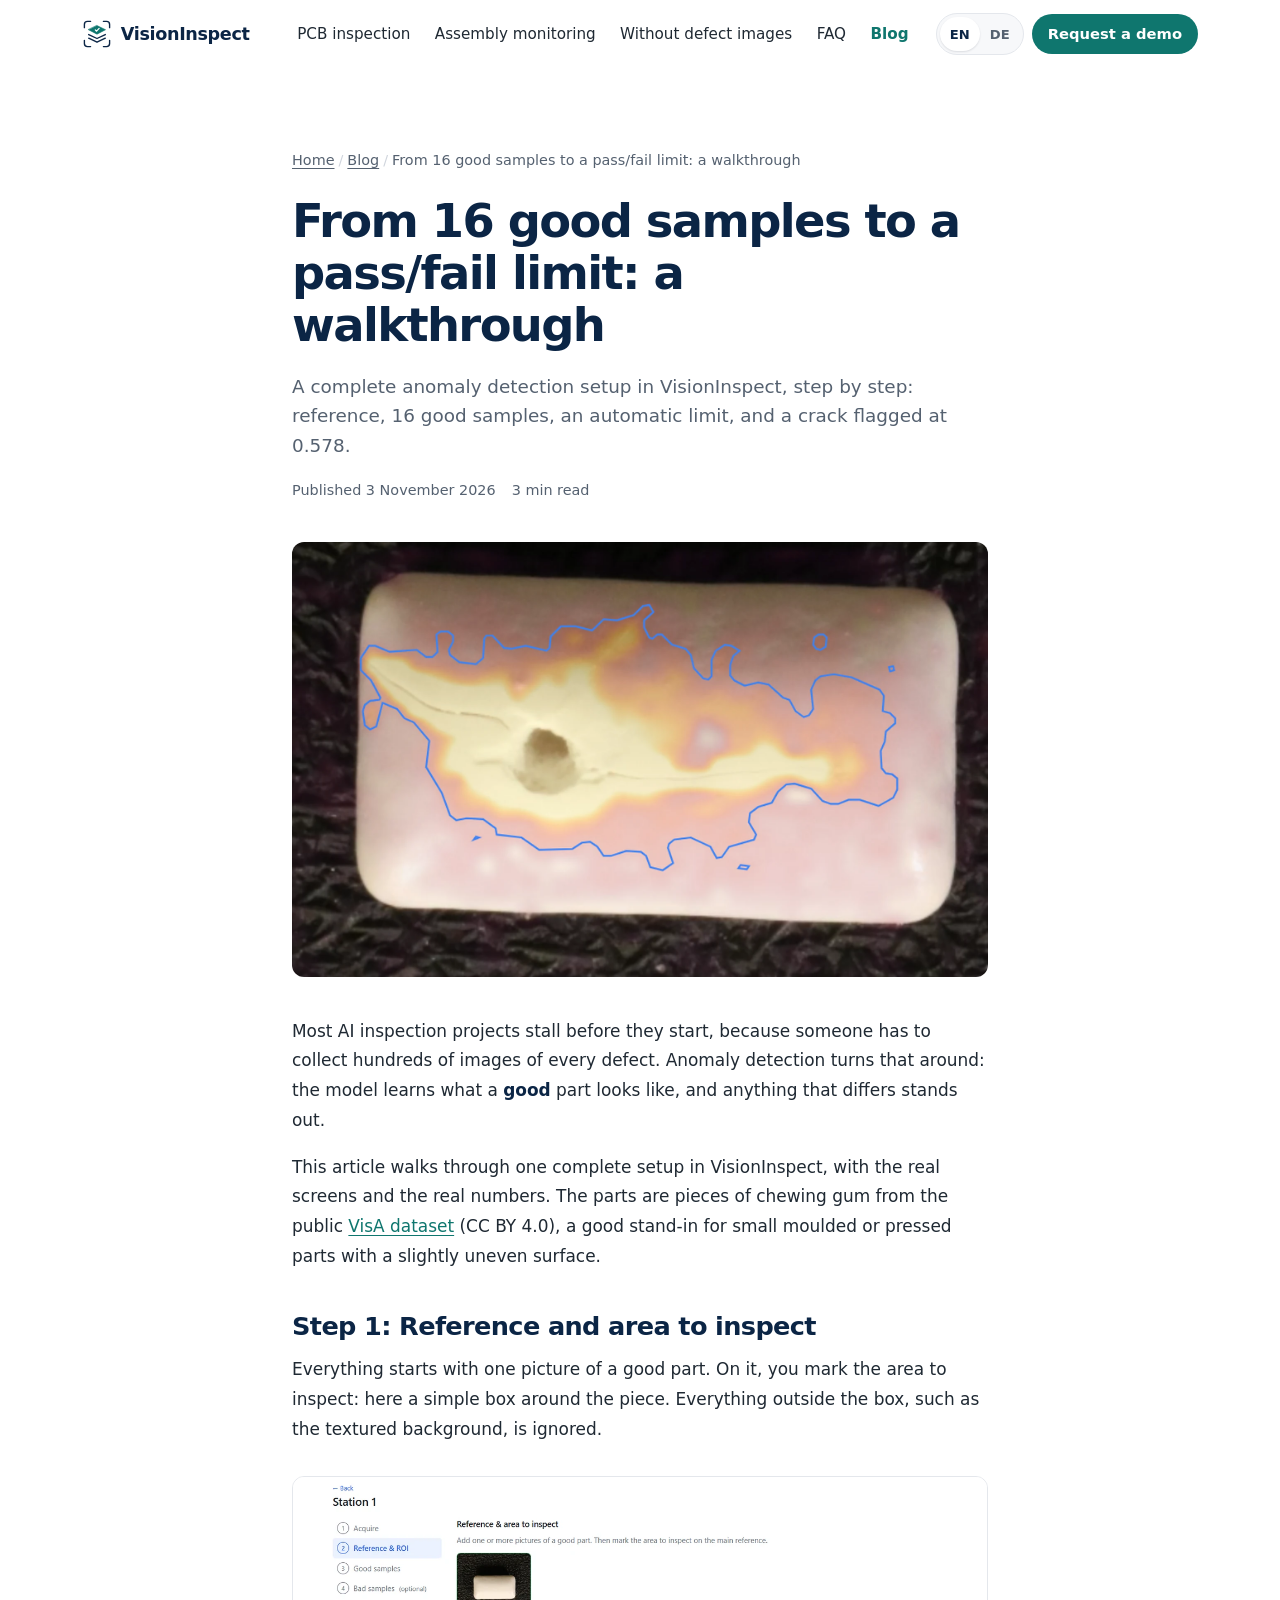
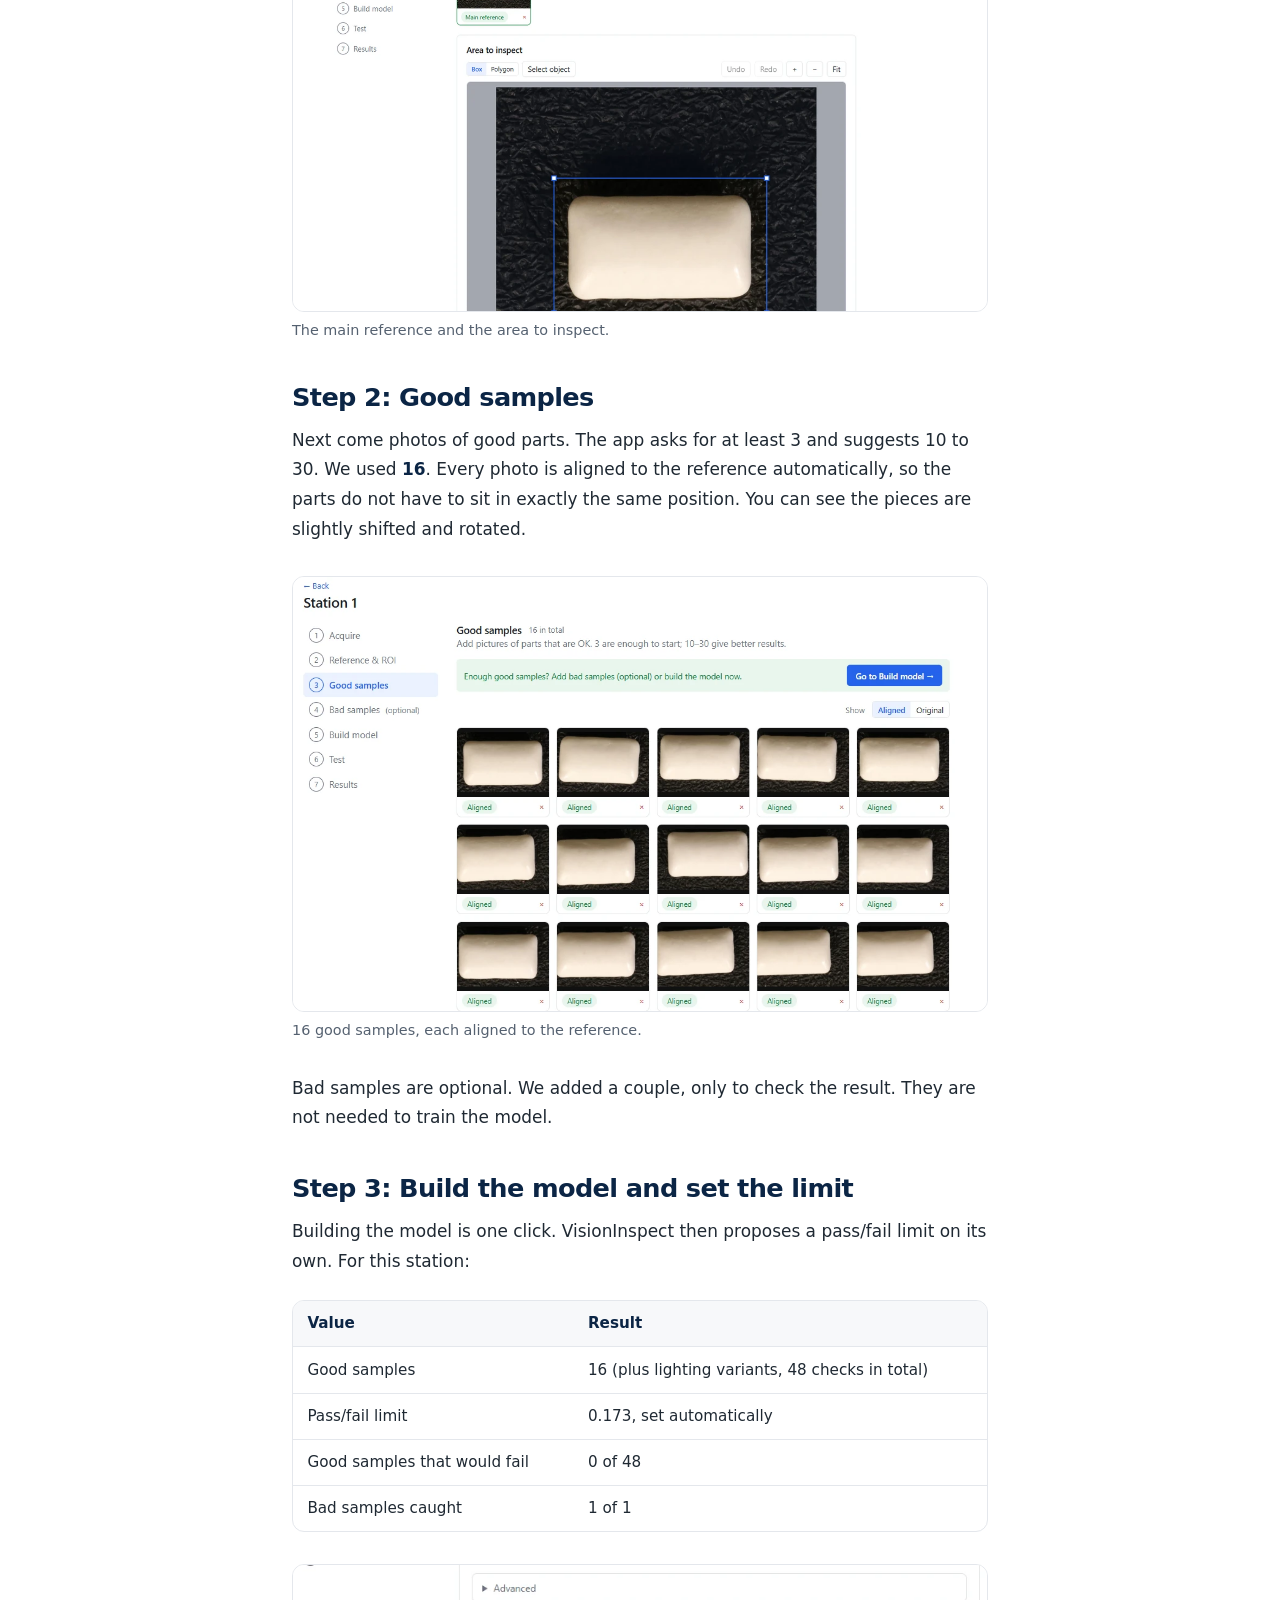
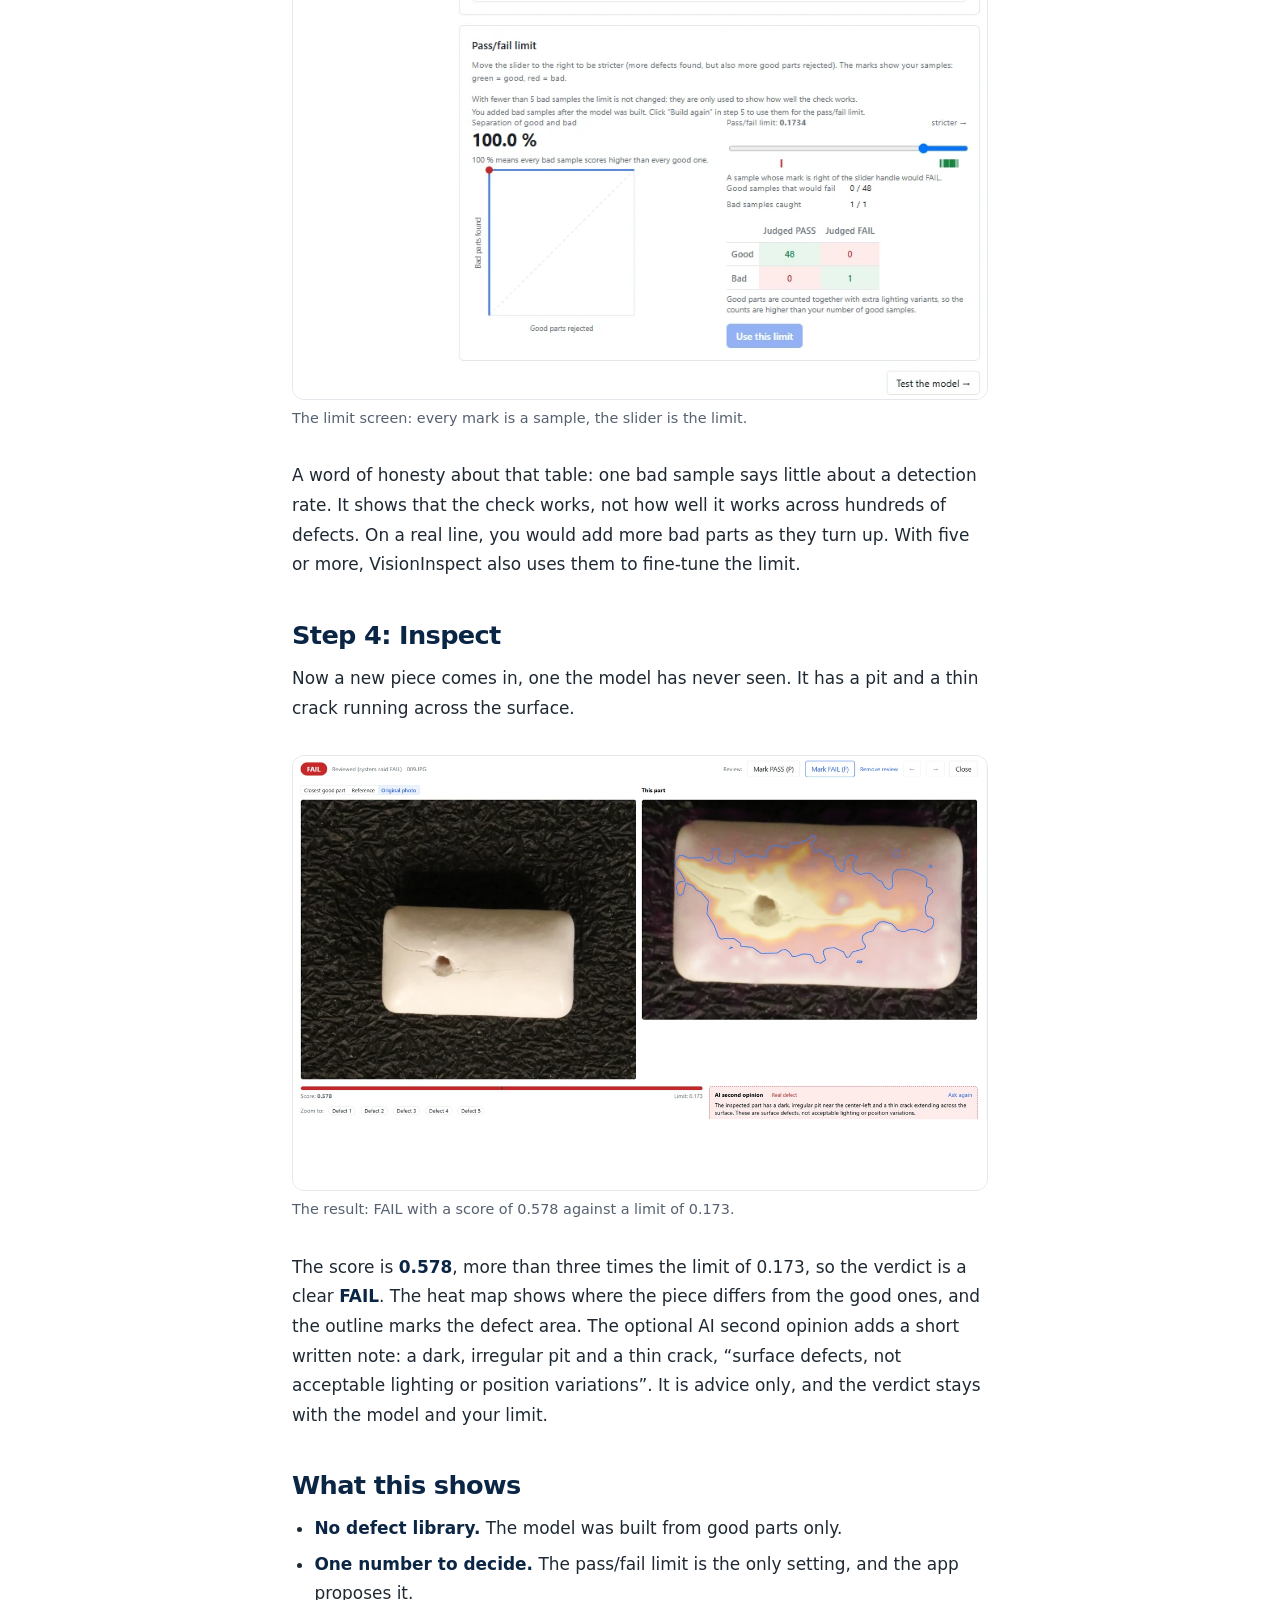
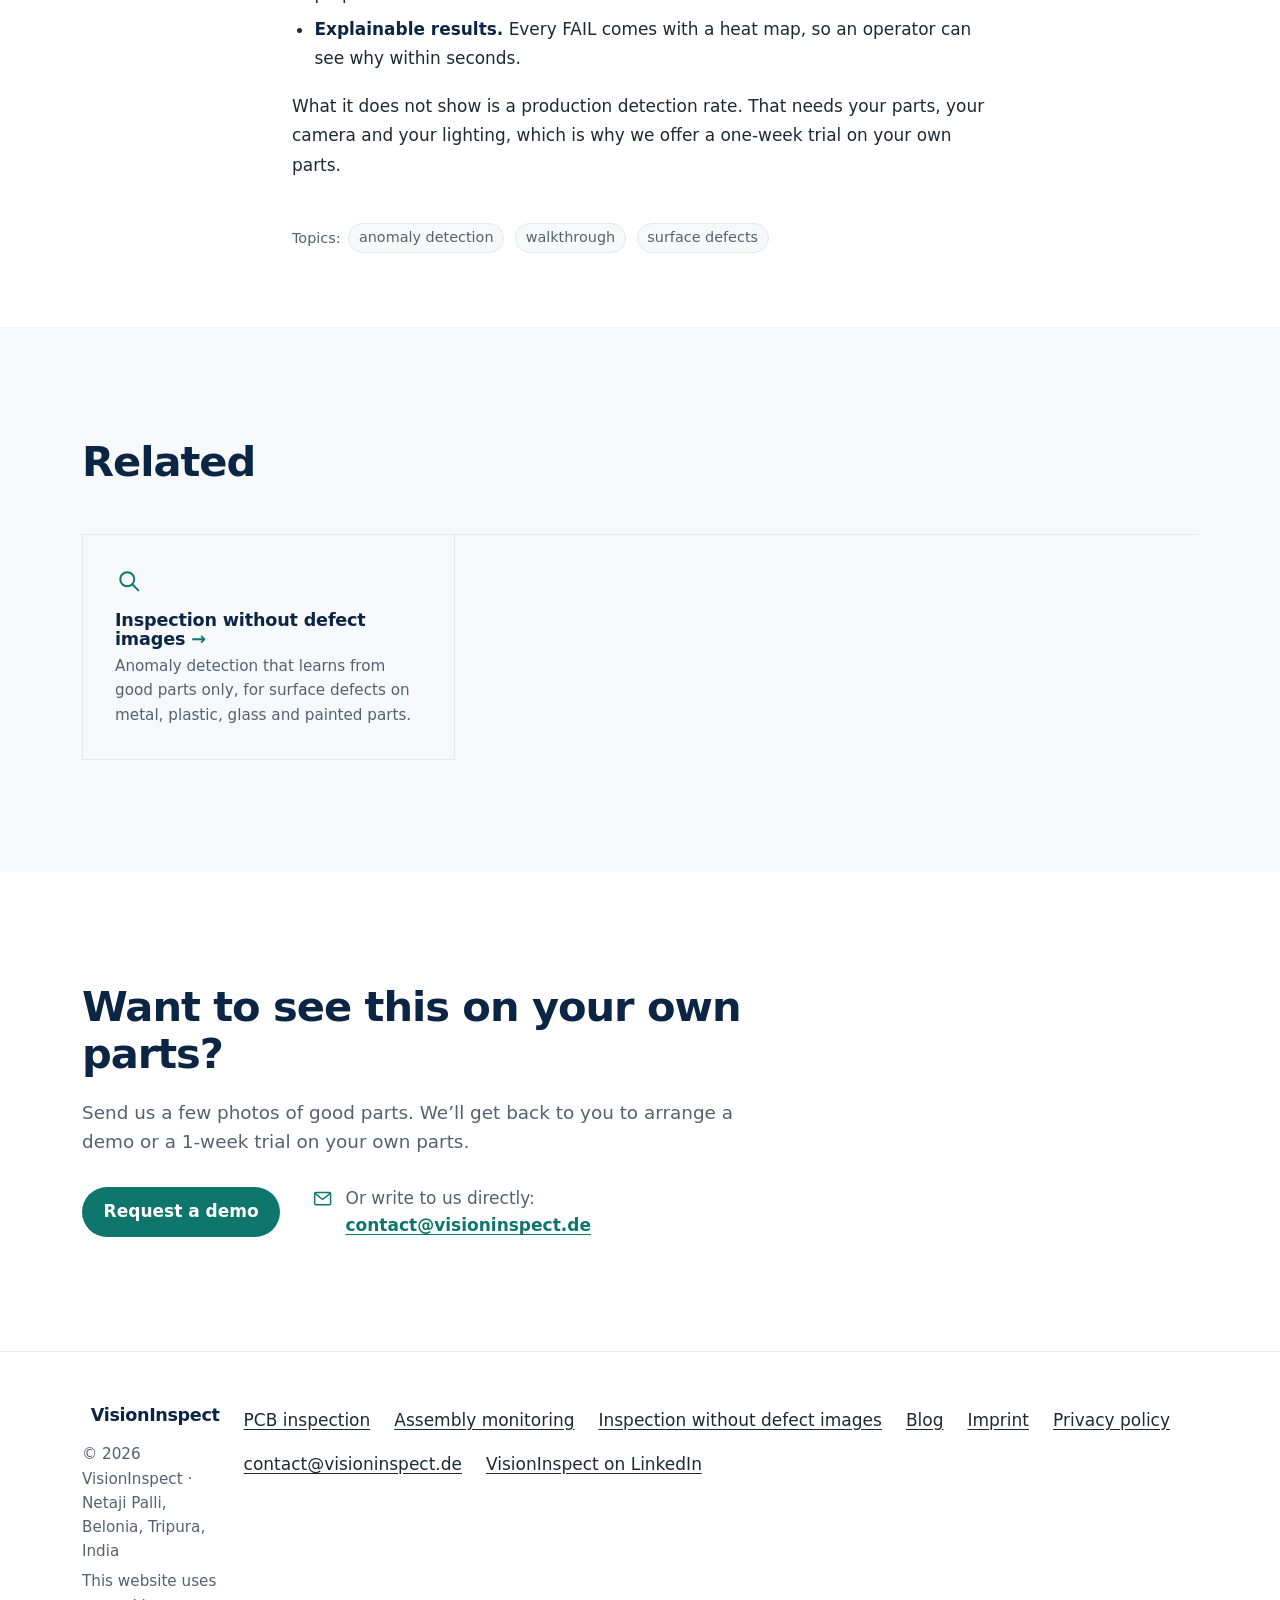
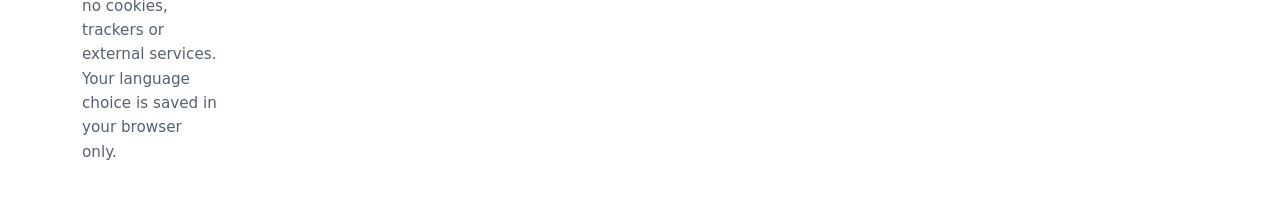
<file: blog/anomaly-detection-walkthrough-16-good-samples/index.html>
<!doctype html>
<html lang="en">
<head>
  <meta charset="utf-8">
  <meta name="viewport" content="width=device-width, initial-scale=1">
  <!-- seo:start (generated by tools/build.mjs, do not edit by hand) -->
  <title>From 16 good samples to a pass/fail limit: a walkthrough | VisionInspect</title>
  <meta name="description" content="A complete anomaly detection setup in VisionInspect, step by step: reference, 16 good samples, an automatic limit, and a crack flagged at 0.578.">
  <meta name="robots" content="index, follow, max-image-preview:large">
  <link rel="canonical" href="https://visioninspect.de/blog/anomaly-detection-walkthrough-16-good-samples/">
  <link rel="alternate" hreflang="en" href="https://visioninspect.de/blog/anomaly-detection-walkthrough-16-good-samples/">
  <link rel="alternate" hreflang="de" href="https://visioninspect.de/de/blog/anomalieerkennung-praxis-16-gutteile/">
  <link rel="alternate" hreflang="x-default" href="https://visioninspect.de/blog/anomaly-detection-walkthrough-16-good-samples/">
  <meta property="og:type" content="article">
  <meta property="og:site_name" content="VisionInspect">
  <meta property="og:title" content="From 16 good samples to a pass/fail limit: a walkthrough | VisionInspect">
  <meta property="og:description" content="A complete anomaly detection setup in VisionInspect, step by step: reference, 16 good samples, an automatic limit, and a crack flagged at 0.578.">
  <meta property="og:url" content="https://visioninspect.de/blog/anomaly-detection-walkthrough-16-good-samples/">
  <meta property="og:image" content="https://visioninspect.de/img/showcase/04-crack-heatmap.webp">
  <meta property="og:image:width" content="1682">
  <meta property="og:image:height" content="1051">
  <meta property="og:image:alt" content="Heat map of a chewing-gum piece with a crack and a pit, outlined as defects">
  <meta property="og:locale" content="en_US">
  <meta property="og:locale:alternate" content="de_DE">
  <meta name="twitter:card" content="summary_large_image">
  <meta property="article:published_time" content="2026-11-03">
  <meta property="article:modified_time" content="2026-11-03">
  <meta property="article:tag" content="anomaly detection">
  <meta property="article:tag" content="walkthrough">
  <meta property="article:tag" content="surface defects">
  <link rel="alternate" type="application/rss+xml" title="VisionInspect blog" href="/blog/feed.xml">
  <script type="application/ld+json">
  {
    "@context": "https://schema.org",
    "@graph": [
      {
        "@type": "Organization",
        "@id": "https://visioninspect.de/#organization",
        "name": "VisionInspect",
        "url": "https://visioninspect.de/",
        "logo": "https://visioninspect.de/img/logo-512.png",
        "email": "contact@visioninspect.de",
        "sameAs": [
          "https://www.linkedin.com/company/visioninspect"
        ],
        "address": {
          "@type": "PostalAddress",
          "streetAddress": "Netaji Palli",
          "addressLocality": "Belonia",
          "addressRegion": "Tripura",
          "addressCountry": "IN"
        },
        "contactPoint": {
          "@type": "ContactPoint",
          "contactType": "sales",
          "email": "contact@visioninspect.de",
          "availableLanguage": [
            "English",
            "German"
          ],
          "areaServed": "Worldwide"
        }
      },
      {
        "@type": "WebSite",
        "@id": "https://visioninspect.de/#website",
        "name": "VisionInspect",
        "url": "https://visioninspect.de/",
        "inLanguage": [
          "en",
          "de"
        ],
        "publisher": {
          "@id": "https://visioninspect.de/#organization"
        }
      },
      {
        "@type": "BlogPosting",
        "@id": "https://visioninspect.de/blog/anomaly-detection-walkthrough-16-good-samples/#article",
        "headline": "From 16 good samples to a pass/fail limit: a walkthrough",
        "description": "A complete anomaly detection setup in VisionInspect, step by step: reference, 16 good samples, an automatic limit, and a crack flagged at 0.578.",
        "image": [
          "https://visioninspect.de/img/showcase/04-crack-heatmap.webp"
        ],
        "datePublished": "2026-11-03",
        "dateModified": "2026-11-03",
        "inLanguage": "en",
        "wordCount": 607,
        "keywords": "anomaly detection, walkthrough, surface defects",
        "author": {
          "@id": "https://visioninspect.de/#organization"
        },
        "publisher": {
          "@id": "https://visioninspect.de/#organization"
        },
        "mainEntityOfPage": "https://visioninspect.de/blog/anomaly-detection-walkthrough-16-good-samples/",
        "isPartOf": {
          "@id": "https://visioninspect.de/blog/#blog"
        },
        "about": {
          "@id": "https://visioninspect.de/#software"
        },
        "breadcrumb": {
          "@id": "https://visioninspect.de/blog/anomaly-detection-walkthrough-16-good-samples/#breadcrumb"
        }
      },
      {
        "@type": "BreadcrumbList",
        "@id": "https://visioninspect.de/blog/anomaly-detection-walkthrough-16-good-samples/#breadcrumb",
        "itemListElement": [
          {
            "@type": "ListItem",
            "position": 1,
            "name": "Home",
            "item": "https://visioninspect.de/"
          },
          {
            "@type": "ListItem",
            "position": 2,
            "name": "Blog",
            "item": "https://visioninspect.de/blog/"
          },
          {
            "@type": "ListItem",
            "position": 3,
            "name": "From 16 good samples to a pass/fail limit: a walkthrough",
            "item": "https://visioninspect.de/blog/anomaly-detection-walkthrough-16-good-samples/"
          }
        ]
      }
    ]
  }
  </script>
  <!-- seo:end -->
  <meta name="theme-color" content="#ffffff">
  <link rel="icon" href="/img/favicon.svg" type="image/svg+xml">
  <link rel="stylesheet" href="/css/styles.css">
</head>
<body>
  <svg xmlns="http://www.w3.org/2000/svg" class="sprite" aria-hidden="true" focusable="false">
    <defs>
      <symbol id="i-logo" viewBox="0 0 700 700"><g fill="none" stroke-linecap="round" stroke-linejoin="round"><path stroke="#0b2545" stroke-width="32" d="M56 202V128a72 72 0 0 1 72-72h72M500 56h72a72 72 0 0 1 72 72v74M56 498v74a72 72 0 0 0 72 72h72M500 644h72a72 72 0 0 0 72-72v-74M156 362l194 93 194-93M156 448l194 93 194-93"/><path fill="#0f766e" stroke="#0f766e" stroke-width="14" d="M350 154l199 96-199 103-199-103z"/><path stroke="#fff" stroke-width="28" d="M310 254l30 31 60-67"/></g></symbol>
      <symbol id="i-check" viewBox="0 0 24 24"><path d="M5 12.5l4.5 4.5L19 7.5"/></symbol>
      <symbol id="i-camera" viewBox="0 0 24 24"><path d="M4 8h3l2-3h6l2 3h3v11H4z"/><circle cx="12" cy="13" r="3.5"/></symbol>
      <symbol id="i-align" viewBox="0 0 24 24"><rect x="4" y="4" width="10" height="10" rx="1"/><rect x="10" y="10" width="10" height="10" rx="1" stroke-dasharray="2.5 2"/></symbol>
      <symbol id="i-gauge" viewBox="0 0 24 24"><path d="M4 16a8 8 0 0 1 16 0"/><path d="M12 16l4-5"/><path d="M3 20h18"/></symbol>
      <symbol id="i-compare" viewBox="0 0 24 24"><rect x="3" y="5" width="8" height="14" rx="1"/><rect x="13" y="5" width="8" height="14" rx="1"/><path d="M15 9l4 4M19 9l-4 4"/></symbol>
      <symbol id="i-folder" viewBox="0 0 24 24"><path d="M3 6h6l2 2h10v11H3z"/></symbol>
      <symbol id="i-search" viewBox="0 0 24 24"><circle cx="10.5" cy="10.5" r="6"/><path d="M15 15l5 5"/></symbol>
      <symbol id="i-alert" viewBox="0 0 24 24"><path d="M12 3l9.5 17h-19z"/><path d="M12 10v4M12 17v.5"/></symbol>
      <symbol id="i-list" viewBox="0 0 24 24"><path d="M9 6h11M9 12h11M9 18h11"/><path d="M4 6h1M4 12h1M4 18h1"/></symbol>
      <symbol id="i-replay" viewBox="0 0 24 24"><path d="M4 12a8 8 0 1 0 2.5-5.8"/><path d="M4 4v4h4"/><path d="M10.5 9.5l4 2.5-4 2.5z"/></symbol>
      <symbol id="i-target" viewBox="0 0 24 24"><circle cx="12" cy="12" r="8"/><circle cx="12" cy="12" r="3"/><path d="M12 2v3M12 19v3M2 12h3M19 12h3"/></symbol>
      <symbol id="i-wizard" viewBox="0 0 24 24"><circle cx="5" cy="12" r="2"/><circle cx="12" cy="12" r="2"/><circle cx="19" cy="12" r="2"/><path d="M7 12h3M14 12h3"/></symbol>
      <symbol id="i-sliders" viewBox="0 0 24 24"><path d="M4 7h16M4 17h16"/><circle cx="9" cy="7" r="2" fill="#fff"/><circle cx="15" cy="17" r="2" fill="#fff"/><path d="M4 2l16 20" /></symbol>
      <symbol id="i-limit" viewBox="0 0 24 24"><path d="M3 18h18"/><path d="M3 10h18" stroke-dasharray="3 2"/><path d="M6 18V13M10 18v-9M14 18v-4M18 18V6"/></symbol>
      <symbol id="i-zone" viewBox="0 0 24 24"><rect x="3" y="3" width="18" height="18" rx="2"/><rect x="7" y="7" width="7" height="6" stroke-dasharray="2 1.5"/></symbol>
      <symbol id="i-teach" viewBox="0 0 24 24"><path d="M4 12.5l4 4L18 6.5"/><path d="M14 18h6M17 15v6"/></symbol>
      <symbol id="i-webhook" viewBox="0 0 24 24"><path d="M10 6a3 3 0 1 1 3.5 3L9 17"/><circle cx="8" cy="18" r="2"/><path d="M16 18h-5"/><circle cx="18" cy="18" r="2"/><path d="M6 14a3 3 0 1 0 2 4"/></symbol>
      <symbol id="i-mqtt" viewBox="0 0 24 24"><circle cx="5" cy="19" r="1.5"/><path d="M4 13a7 7 0 0 1 7 7"/><path d="M4 7a13 13 0 0 1 13 13"/></symbol>
      <symbol id="i-plc" viewBox="0 0 24 24"><rect x="4" y="3" width="16" height="18" rx="1.5"/><path d="M8 7h8M8 11h2M14 11h2M8 15h2M14 15h2"/></symbol>
      <symbol id="i-gpio" viewBox="0 0 24 24"><path d="M9 18h6M10 21h4"/><path d="M12 3a6 6 0 0 0-3.5 10.9V16h7v-2.1A6 6 0 0 0 12 3z"/></symbol>
      <symbol id="i-export" viewBox="0 0 24 24"><path d="M6 3h8l4 4v14H6z"/><path d="M12 10v7M9 14l3 3 3-3"/></symbol>
      <symbol id="i-chip" viewBox="0 0 24 24"><rect x="6" y="6" width="12" height="12" rx="1.5"/><rect x="9.5" y="9.5" width="5" height="5"/><path d="M9 3v3M15 3v3M9 18v3M15 18v3M3 9h3M3 15h3M18 9h3M18 15h3"/></symbol>
      <symbol id="i-box" viewBox="0 0 24 24"><path d="M3 7.5L12 3l9 4.5v9L12 21l-9-4.5z"/><path d="M3 7.5l9 4.5 9-4.5M12 12v9"/></symbol>
      <symbol id="i-rules" viewBox="0 0 24 24"><rect x="3" y="4" width="7" height="6" rx="1"/><rect x="14" y="14" width="7" height="6" rx="1"/><path d="M6.5 10v7H14"/><path d="M11.5 14.5L14 17l-2.5 2.5"/></symbol>
      <symbol id="i-server" viewBox="0 0 24 24"><rect x="4" y="4" width="16" height="7" rx="1"/><rect x="4" y="13" width="16" height="7" rx="1"/><path d="M8 7.5h.5M8 16.5h.5"/></symbol>
      <symbol id="i-offline" viewBox="0 0 24 24"><path d="M2 8.5a15 15 0 0 1 20 0M5.5 12a10 10 0 0 1 13 0M9 15.5a5 5 0 0 1 6 0"/><circle cx="12" cy="19" r="1"/><path d="M3 3l18 18"/></symbol>
      <symbol id="i-cloud" viewBox="0 0 24 24"><path d="M7 18a4 4 0 0 1-.5-8 6 6 0 0 1 11.5 1.5A3.3 3.3 0 0 1 17.5 18z"/></symbol>
      <symbol id="i-users" viewBox="0 0 24 24"><circle cx="9" cy="8" r="3.5"/><path d="M2.5 20a6.5 6.5 0 0 1 13 0"/><path d="M16 4.5a3.5 3.5 0 0 1 0 7M18 14a6.5 6.5 0 0 1 3.5 6"/></symbol>
      <symbol id="i-clock" viewBox="0 0 24 24"><circle cx="12" cy="12" r="9"/><path d="M12 7v5l3 2"/></symbol>
      <symbol id="i-backup" viewBox="0 0 24 24"><ellipse cx="12" cy="6" rx="8" ry="3"/><path d="M4 6v12c0 1.7 3.6 3 8 3s8-1.3 8-3V6"/><path d="M4 12c0 1.7 3.6 3 8 3s8-1.3 8-3"/></symbol>
      <symbol id="i-key" viewBox="0 0 24 24"><circle cx="8" cy="15" r="4.5"/><path d="M11.5 12L20 3.5M16 7.5l3 3"/></symbol>
      <symbol id="i-budget" viewBox="0 0 24 24"><circle cx="12" cy="12" r="9"/><path d="M15 9c-.5-1-1.6-1.5-3-1.5-1.7 0-3 .8-3 2.2 0 3.3 6 1.6 6 4.6 0 1.4-1.3 2.2-3 2.2-1.4 0-2.5-.5-3-1.5M12 6v1.5M12 16.5V18"/></symbol>
      <symbol id="i-chat" viewBox="0 0 24 24"><path d="M4 5h16v11H9l-5 4z"/><path d="M8 9.5h8M8 12.5h5"/></symbol>
      <symbol id="i-image" viewBox="0 0 24 24"><rect x="3" y="4" width="18" height="16" rx="1.5"/><circle cx="9" cy="10" r="2"/><path d="M21 16l-5-5-9 9"/></symbol>
      <symbol id="i-power" viewBox="0 0 24 24"><path d="M12 3v9"/><path d="M6.5 6.5a8 8 0 1 0 11 0"/></symbol>
      <symbol id="i-chev-l" viewBox="0 0 24 24"><path d="M15 5l-7 7 7 7"/></symbol>
      <symbol id="i-chev-r" viewBox="0 0 24 24"><path d="M9 5l7 7-7 7"/></symbol>
      <symbol id="i-pause" viewBox="0 0 24 24"><path d="M9 6v12M15 6v12"/></symbol>
      <symbol id="i-play" viewBox="0 0 24 24"><path d="M8 5.5v13l10.5-6.5z"/></symbol>
      <symbol id="i-menu" viewBox="0 0 24 24"><path d="M4 7h16M4 12h16M4 17h16"/></symbol>
      <symbol id="i-mail" viewBox="0 0 24 24"><rect x="3" y="5" width="18" height="14" rx="1.5"/><path d="M3.5 6l8.5 7 8.5-7"/></symbol>
    </defs>
  </svg>

  <a class="skip-link" href="#main">Skip to content</a>

  <header class="site-header">
    <div class="container header-inner">
      <a class="brand" href="/">
        <svg class="brand-logo" aria-hidden="true"><use href="#i-logo"/></svg>
        <span>VisionInspect</span>
      </a>

      <nav id="site-nav" class="site-nav" aria-label="Main navigation">
        <ul>
          <li><a href="/pcb-inspection/">PCB inspection</a></li>
          <li><a href="/assembly-monitoring/">Assembly monitoring</a></li>
          <li><a href="/visual-inspection-without-defect-images/">Without defect images</a></li>
          <li class="nav-faq"><a href="/#faq">FAQ</a></li>
          <li><a href="/blog/" aria-current="page">Blog</a></li>
          <li class="nav-contact"><a href="/#contact">Contact</a></li>
        </ul>
      </nav>

      <div class="lang-switch" role="group" aria-label="Language">
        <a href="/blog/anomaly-detection-walkthrough-16-good-samples/" hreflang="en" lang="en" data-lang-link="en" aria-current="true">EN</a>
        <a href="/de/blog/anomalieerkennung-praxis-16-gutteile/" hreflang="de" lang="de" data-lang-link="de">DE</a>
      </div>

      <a class="btn btn-primary btn-sm header-cta" href="/#contact">Request a demo</a>

      <button class="nav-toggle" type="button" aria-expanded="false" aria-controls="site-nav">
        <svg class="icon" aria-hidden="true"><use href="#i-menu"/></svg>
        <span>Menu</span>
      </button>
    </div>
  </header>

  <main id="main" tabindex="-1">
    <article class="post" aria-labelledby="page-title">
      <header class="hero page-hero post-hero">
        <div class="container">
          <nav class="breadcrumbs" aria-label="Breadcrumb">
            <ol>
              <li><a href="/">Home</a></li>
              <li><a href="/blog/">Blog</a></li>
              <li><span aria-current="page">From 16 good samples to a pass/fail limit: a walkthrough</span></li>
            </ol>
          </nav>
          <h1 id="page-title">From 16 good samples to a pass/fail limit: a walkthrough</h1>
          <p class="lead">A complete anomaly detection setup in VisionInspect, step by step: reference, 16 good samples, an automatic limit, and a crack flagged at 0.578.</p>
          <p class="post-meta"><span>Published <time datetime="2026-11-03">3 November 2026</time></span><span>3 min read</span></p>
          
        </div>
      </header>
      <div class="container post-body">
        <div class="post-cover"><figure><img src="/img/showcase/04-crack-heatmap.webp" alt="Heat map of a chewing-gum piece with a crack and a pit, outlined as defects" width="1682" height="1051" loading="lazy" decoding="async"></figure></div>
        <div class="article-body">
<p>Most AI inspection projects stall before they start, because someone has to collect hundreds of images of every defect. Anomaly detection turns that around: the model learns what a <strong>good</strong> part looks like, and anything that differs stands out.</p>
<p>This article walks through one complete setup in VisionInspect, with the real screens and the real numbers. The parts are pieces of chewing gum from the public <a href="https://github.com/amazon-science/spot-diff" rel="noopener">VisA dataset</a> (CC BY 4.0), a good stand-in for small moulded or pressed parts with a slightly uneven surface.</p>
<h2 id="step-1-reference-and-area-to-inspect">Step 1: Reference and area to inspect</h2>
<p>Everything starts with one picture of a good part. On it, you mark the area to inspect: here a simple box around the piece. Everything outside the box, such as the textured background, is ignored.</p>
<figure><img src="/img/screenshots/inspection-reference-roi.webp" alt="The reference photo with a box marking the area to inspect" width="1280" height="800" loading="lazy" decoding="async"><figcaption>The main reference and the area to inspect.</figcaption></figure>
<h2 id="step-2-good-samples">Step 2: Good samples</h2>
<p>Next come photos of good parts. The app asks for at least 3 and suggests 10 to 30. We used <strong>16</strong>. Every photo is aligned to the reference automatically, so the parts do not have to sit in exactly the same position. You can see the pieces are slightly shifted and rotated.</p>
<figure><img src="/img/screenshots/inspection-good-samples.webp" alt="Sixteen good samples, each labelled as aligned" width="1133" height="708" loading="lazy" decoding="async"><figcaption>16 good samples, each aligned to the reference.</figcaption></figure>
<p>Bad samples are optional. We added a couple, only to check the result. They are not needed to train the model.</p>
<h2 id="step-3-build-the-model-and-set-the-limit">Step 3: Build the model and set the limit</h2>
<p>Building the model is one click. VisionInspect then proposes a pass/fail limit on its own. For this station:</p>
<div class="table-wrap"><table class="article-table"><thead><tr><th scope="col">Value</th><th scope="col">Result</th></tr></thead><tbody><tr><td>Good samples</td><td>16 (plus lighting variants, 48 checks in total)</td></tr><tr><td>Pass/fail limit</td><td>0.173, set automatically</td></tr><tr><td>Good samples that would fail</td><td>0 of 48</td></tr><tr><td>Bad samples caught</td><td>1 of 1</td></tr></tbody></table></div>
<figure><img src="/img/screenshots/inspection-pass-fail-limit.webp" alt="Pass/fail limit screen with the separation chart and slider" width="858" height="536" loading="lazy" decoding="async"><figcaption>The limit screen: every mark is a sample, the slider is the limit.</figcaption></figure>
<p>A word of honesty about that table: one bad sample says little about a detection rate. It shows that the check works, not how well it works across hundreds of defects. On a real line, you would add more bad parts as they turn up. With five or more, VisionInspect also uses them to fine-tune the limit.</p>
<h2 id="step-4-inspect">Step 4: Inspect</h2>
<p>Now a new piece comes in, one the model has never seen. It has a pit and a thin crack running across the surface.</p>
<figure><img src="/img/screenshots/inspection-result-review.webp" alt="Result screen: original photo next to the heat map, score 0.578, FAIL" width="1280" height="800" loading="lazy" decoding="async"><figcaption>The result: FAIL with a score of 0.578 against a limit of 0.173.</figcaption></figure>
<p>The score is <strong>0.578</strong>, more than three times the limit of 0.173, so the verdict is a clear <strong>FAIL</strong>. The heat map shows where the piece differs from the good ones, and the outline marks the defect area. The optional AI second opinion adds a short written note: a dark, irregular pit and a thin crack, “surface defects, not acceptable lighting or position variations”. It is advice only, and the verdict stays with the model and your limit.</p>
<h2 id="what-this-shows">What this shows</h2>
<ul><li><strong>No defect library.</strong> The model was built from good parts only.</li><li><strong>One number to decide.</strong> The pass/fail limit is the only setting, and the app proposes it.</li><li><strong>Explainable results.</strong> Every FAIL comes with a heat map, so an operator can see why within seconds.</li></ul>
<p>What it does not show is a production detection rate. That needs your parts, your camera and your lighting, which is why we offer a one-week trial on your own parts.</p>
        </div>
        <p class="post-tags"><span>Topics:</span> <span class="tag">anomaly detection</span> <span class="tag">walkthrough</span> <span class="tag">surface defects</span></p>
      </div>
    </article>

    <section class="section section-alt" aria-labelledby="related-title">
      <div class="container">
        <header class="section-head"><h2 id="related-title">Related</h2></header>
        <ul class="tiles tiles-related">
          <li><svg class="icon" aria-hidden="true"><use href="#i-search"/></svg><h3><a href="/visual-inspection-without-defect-images/">Inspection without defect images</a></h3><p>Anomaly detection that learns from good parts only, for surface defects on metal, plastic, glass and painted parts.</p></li>
        </ul>
      </div>
    </section>

    <section class="section page-cta" aria-labelledby="cta-title">
      <div class="container">
        <h2 id="cta-title">Want to see this on your own parts?</h2>
        <p class="lead">Send us a few photos of good parts. We’ll get back to you to arrange a demo or a 1-week trial on your own parts.</p>
        <div class="cta-row">
          <a class="btn btn-primary" href="/#contact">Request a demo</a>
          <p class="contact-direct"><svg class="icon" aria-hidden="true"><use href="#i-mail"/></svg><span>Or write to us directly:<br><a href="mailto:contact@visioninspect.de">contact@visioninspect.de</a></span></p>
        </div>
      </div>
    </section>
  </main>

  <footer class="site-footer">
    <div class="container footer-inner">
      <div>
        <p class="brand brand-footer">
          <svg class="brand-logo" aria-hidden="true"><use href="#i-logo"/></svg>
          <span>VisionInspect</span>
        </p>
        <p class="muted">&copy; 2026 VisionInspect &middot; Netaji Palli, Belonia, Tripura, India</p>
        <p class="muted">This website uses no cookies, trackers or external services. Your language choice is saved in your browser only.</p>
      </div>
      <ul class="footer-links">
        <li><a href="/pcb-inspection/">PCB inspection</a></li>
        <li><a href="/assembly-monitoring/">Assembly monitoring</a></li>
        <li><a href="/visual-inspection-without-defect-images/">Inspection without defect images</a></li>
        <li><a href="/blog/">Blog</a></li>
        <li><a href="/imprint.html">Imprint</a></li>
        <li><a href="/privacy.html">Privacy policy</a></li>
        <li><a href="mailto:contact@visioninspect.de">contact@visioninspect.de</a></li>
        <li><a href="https://www.linkedin.com/company/visioninspect" rel="me noopener">VisionInspect on LinkedIn</a></li>
      </ul>
    </div>
  </footer>

  <script src="/js/page.js" defer></script>
</body>
</html>
</file>
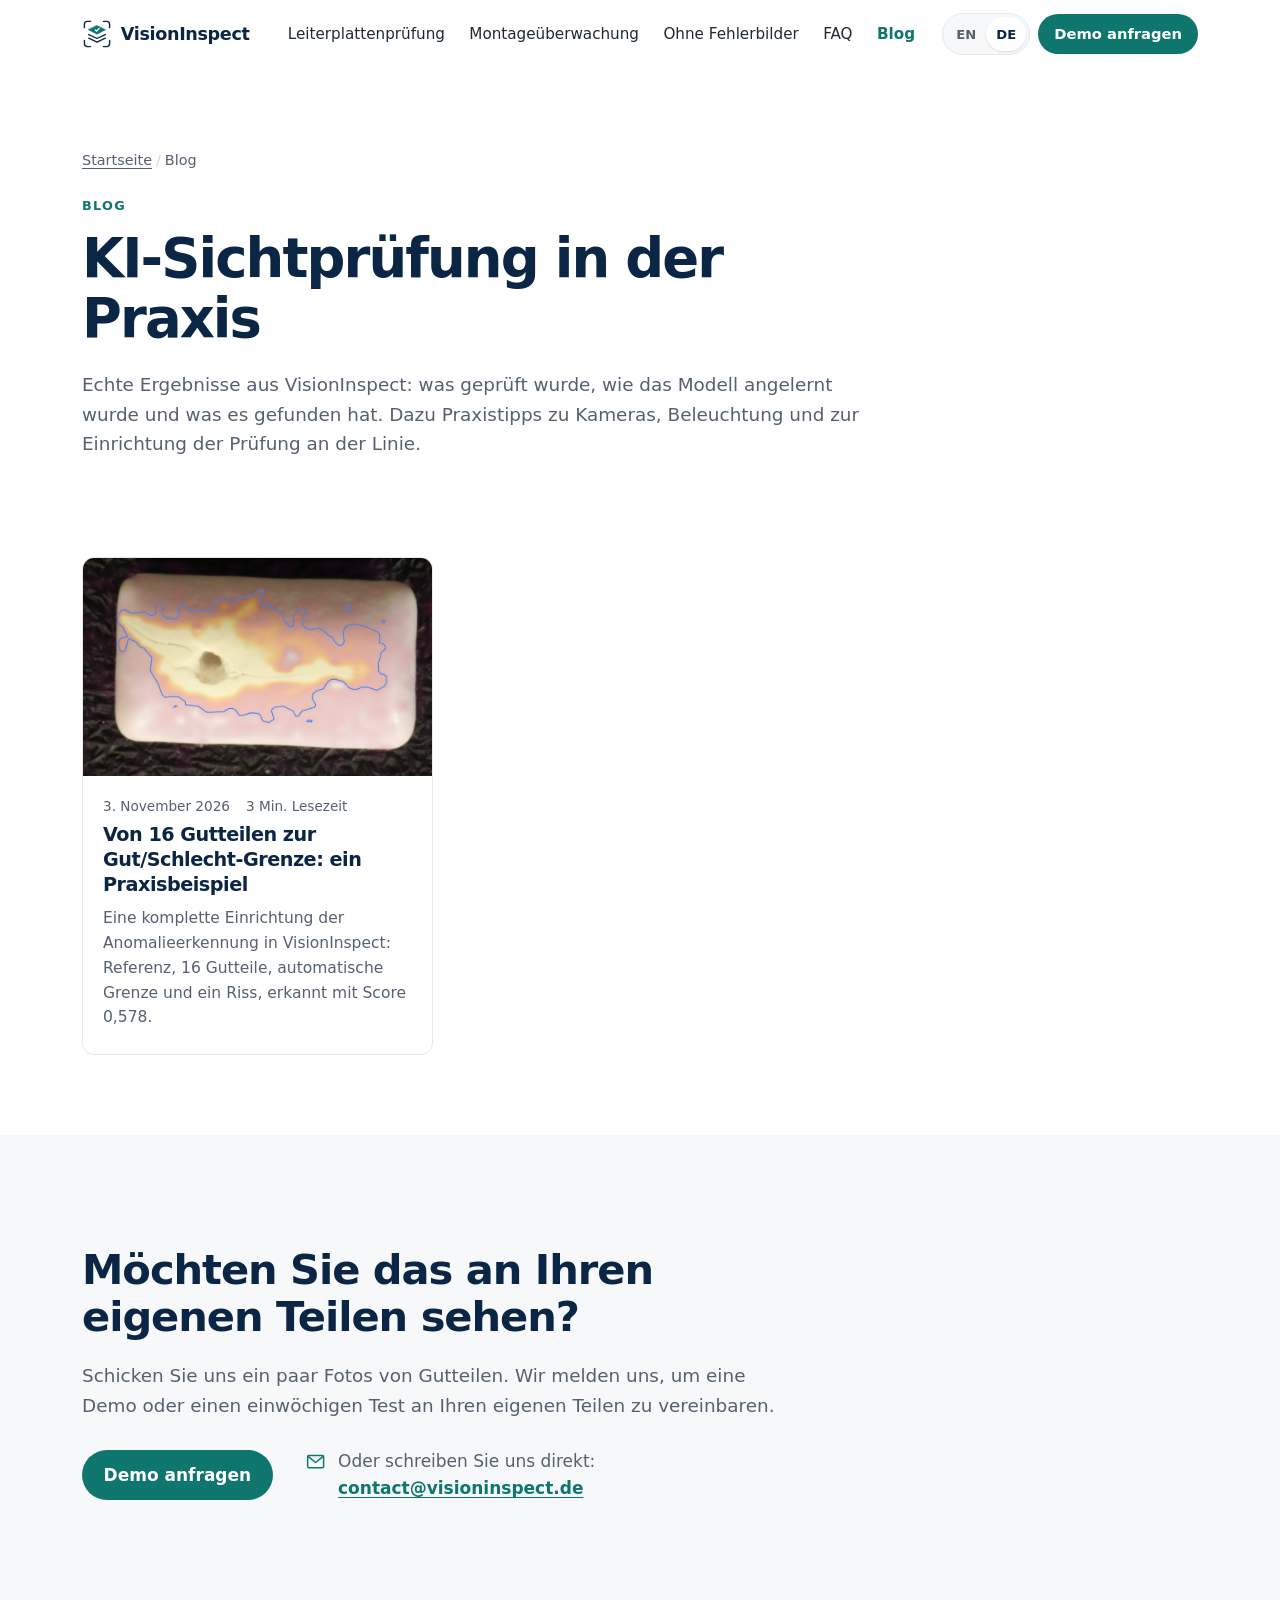
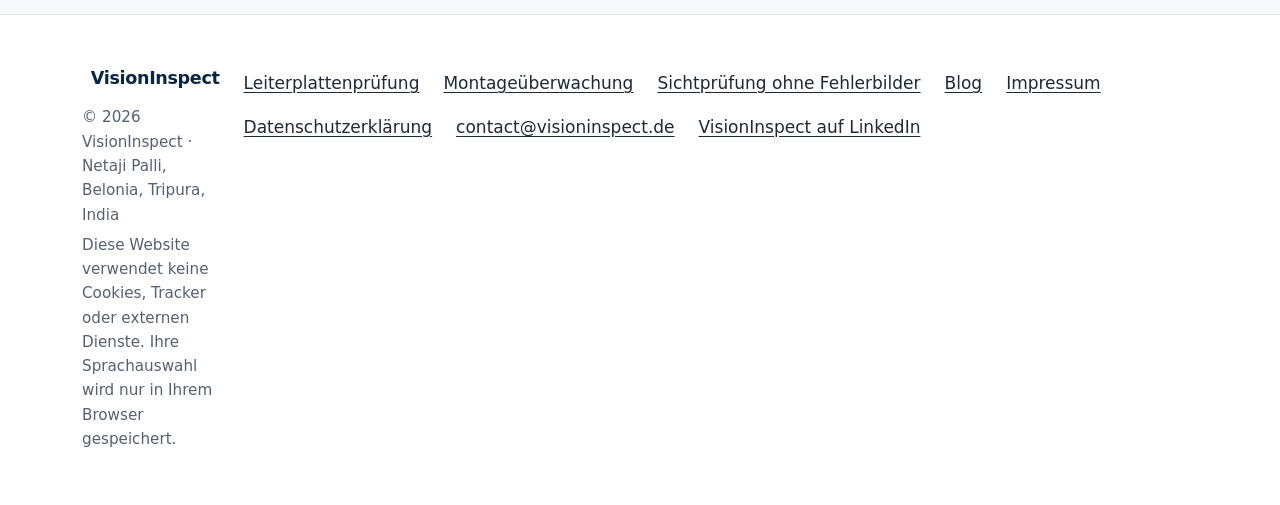
<file: de/blog/index.html>
<!doctype html>
<html lang="de">
<head>
  <meta charset="utf-8">
  <meta name="viewport" content="width=device-width, initial-scale=1">
  <!-- seo:start (generated by tools/build.mjs, do not edit by hand) -->
  <title>Blog: KI-Sichtprüfung in der Praxis | VisionInspect</title>
  <meta name="description" content="Echte Ergebnisse, Aufbauten und Erfahrungen aus KI-Sichtprüfung und Montageüberwachung: Anomalieerkennung, Leiterplattenprüfung und Qualitätskontrolle mit Kameras.">
  <meta name="robots" content="index, follow, max-image-preview:large">
  <link rel="canonical" href="https://visioninspect.de/de/blog/">
  <link rel="alternate" hreflang="en" href="https://visioninspect.de/blog/">
  <link rel="alternate" hreflang="de" href="https://visioninspect.de/de/blog/">
  <link rel="alternate" hreflang="x-default" href="https://visioninspect.de/blog/">
  <meta property="og:type" content="website">
  <meta property="og:site_name" content="VisionInspect">
  <meta property="og:title" content="Blog: KI-Sichtprüfung in der Praxis | VisionInspect">
  <meta property="og:description" content="Echte Ergebnisse, Aufbauten und Erfahrungen aus KI-Sichtprüfung und Montageüberwachung: Anomalieerkennung, Leiterplattenprüfung und Qualitätskontrolle mit Kameras.">
  <meta property="og:url" content="https://visioninspect.de/de/blog/">
  <meta property="og:image" content="https://visioninspect.de/img/og-image.png">
  <meta property="og:image:width" content="1200">
  <meta property="og:image:height" content="630">
  <meta property="og:image:alt" content="Blog: KI-Sichtprüfung in der Praxis | VisionInspect">
  <meta property="og:locale" content="de_DE">
  <meta property="og:locale:alternate" content="en_US">
  <meta name="twitter:card" content="summary_large_image">
  <link rel="alternate" type="application/rss+xml" title="VisionInspect Blog" href="/de/blog/feed.xml">
  <script type="application/ld+json">
  {
    "@context": "https://schema.org",
    "@graph": [
      {
        "@type": "Organization",
        "@id": "https://visioninspect.de/#organization",
        "name": "VisionInspect",
        "url": "https://visioninspect.de/",
        "logo": "https://visioninspect.de/img/logo-512.png",
        "email": "contact@visioninspect.de",
        "sameAs": [
          "https://www.linkedin.com/company/visioninspect"
        ],
        "address": {
          "@type": "PostalAddress",
          "streetAddress": "Netaji Palli",
          "addressLocality": "Belonia",
          "addressRegion": "Tripura",
          "addressCountry": "IN"
        },
        "contactPoint": {
          "@type": "ContactPoint",
          "contactType": "sales",
          "email": "contact@visioninspect.de",
          "availableLanguage": [
            "English",
            "German"
          ],
          "areaServed": "Worldwide"
        }
      },
      {
        "@type": "WebSite",
        "@id": "https://visioninspect.de/#website",
        "name": "VisionInspect",
        "url": "https://visioninspect.de/",
        "inLanguage": [
          "en",
          "de"
        ],
        "publisher": {
          "@id": "https://visioninspect.de/#organization"
        }
      },
      {
        "@type": "Blog",
        "@id": "https://visioninspect.de/de/blog/#blog",
        "url": "https://visioninspect.de/de/blog/",
        "name": "KI-Sichtprüfung in der Praxis",
        "description": "Echte Ergebnisse, Aufbauten und Erfahrungen aus KI-Sichtprüfung und Montageüberwachung: Anomalieerkennung, Leiterplattenprüfung und Qualitätskontrolle mit Kameras.",
        "inLanguage": "de",
        "publisher": {
          "@id": "https://visioninspect.de/#organization"
        },
        "blogPost": [
          {
            "@type": "BlogPosting",
            "@id": "https://visioninspect.de/de/blog/anomalieerkennung-praxis-16-gutteile/#article",
            "headline": "Von 16 Gutteilen zur Gut/Schlecht-Grenze: ein Praxisbeispiel",
            "url": "https://visioninspect.de/de/blog/anomalieerkennung-praxis-16-gutteile/",
            "datePublished": "2026-11-03"
          }
        ],
        "breadcrumb": {
          "@id": "https://visioninspect.de/de/blog/#breadcrumb"
        }
      },
      {
        "@type": "BreadcrumbList",
        "@id": "https://visioninspect.de/de/blog/#breadcrumb",
        "itemListElement": [
          {
            "@type": "ListItem",
            "position": 1,
            "name": "Startseite",
            "item": "https://visioninspect.de/de/"
          },
          {
            "@type": "ListItem",
            "position": 2,
            "name": "Blog",
            "item": "https://visioninspect.de/de/blog/"
          }
        ]
      }
    ]
  }
  </script>
  <!-- seo:end -->
  <meta name="theme-color" content="#ffffff">
  <link rel="icon" href="/img/favicon.svg" type="image/svg+xml">
  <link rel="stylesheet" href="/css/styles.css">
</head>
<body>
  <svg xmlns="http://www.w3.org/2000/svg" class="sprite" aria-hidden="true" focusable="false">
    <defs>
      <symbol id="i-logo" viewBox="0 0 700 700"><g fill="none" stroke-linecap="round" stroke-linejoin="round"><path stroke="#0b2545" stroke-width="32" d="M56 202V128a72 72 0 0 1 72-72h72M500 56h72a72 72 0 0 1 72 72v74M56 498v74a72 72 0 0 0 72 72h72M500 644h72a72 72 0 0 0 72-72v-74M156 362l194 93 194-93M156 448l194 93 194-93"/><path fill="#0f766e" stroke="#0f766e" stroke-width="14" d="M350 154l199 96-199 103-199-103z"/><path stroke="#fff" stroke-width="28" d="M310 254l30 31 60-67"/></g></symbol>
      <symbol id="i-check" viewBox="0 0 24 24"><path d="M5 12.5l4.5 4.5L19 7.5"/></symbol>
      <symbol id="i-camera" viewBox="0 0 24 24"><path d="M4 8h3l2-3h6l2 3h3v11H4z"/><circle cx="12" cy="13" r="3.5"/></symbol>
      <symbol id="i-align" viewBox="0 0 24 24"><rect x="4" y="4" width="10" height="10" rx="1"/><rect x="10" y="10" width="10" height="10" rx="1" stroke-dasharray="2.5 2"/></symbol>
      <symbol id="i-gauge" viewBox="0 0 24 24"><path d="M4 16a8 8 0 0 1 16 0"/><path d="M12 16l4-5"/><path d="M3 20h18"/></symbol>
      <symbol id="i-compare" viewBox="0 0 24 24"><rect x="3" y="5" width="8" height="14" rx="1"/><rect x="13" y="5" width="8" height="14" rx="1"/><path d="M15 9l4 4M19 9l-4 4"/></symbol>
      <symbol id="i-folder" viewBox="0 0 24 24"><path d="M3 6h6l2 2h10v11H3z"/></symbol>
      <symbol id="i-search" viewBox="0 0 24 24"><circle cx="10.5" cy="10.5" r="6"/><path d="M15 15l5 5"/></symbol>
      <symbol id="i-alert" viewBox="0 0 24 24"><path d="M12 3l9.5 17h-19z"/><path d="M12 10v4M12 17v.5"/></symbol>
      <symbol id="i-list" viewBox="0 0 24 24"><path d="M9 6h11M9 12h11M9 18h11"/><path d="M4 6h1M4 12h1M4 18h1"/></symbol>
      <symbol id="i-replay" viewBox="0 0 24 24"><path d="M4 12a8 8 0 1 0 2.5-5.8"/><path d="M4 4v4h4"/><path d="M10.5 9.5l4 2.5-4 2.5z"/></symbol>
      <symbol id="i-target" viewBox="0 0 24 24"><circle cx="12" cy="12" r="8"/><circle cx="12" cy="12" r="3"/><path d="M12 2v3M12 19v3M2 12h3M19 12h3"/></symbol>
      <symbol id="i-wizard" viewBox="0 0 24 24"><circle cx="5" cy="12" r="2"/><circle cx="12" cy="12" r="2"/><circle cx="19" cy="12" r="2"/><path d="M7 12h3M14 12h3"/></symbol>
      <symbol id="i-sliders" viewBox="0 0 24 24"><path d="M4 7h16M4 17h16"/><circle cx="9" cy="7" r="2" fill="#fff"/><circle cx="15" cy="17" r="2" fill="#fff"/><path d="M4 2l16 20" /></symbol>
      <symbol id="i-limit" viewBox="0 0 24 24"><path d="M3 18h18"/><path d="M3 10h18" stroke-dasharray="3 2"/><path d="M6 18V13M10 18v-9M14 18v-4M18 18V6"/></symbol>
      <symbol id="i-zone" viewBox="0 0 24 24"><rect x="3" y="3" width="18" height="18" rx="2"/><rect x="7" y="7" width="7" height="6" stroke-dasharray="2 1.5"/></symbol>
      <symbol id="i-teach" viewBox="0 0 24 24"><path d="M4 12.5l4 4L18 6.5"/><path d="M14 18h6M17 15v6"/></symbol>
      <symbol id="i-webhook" viewBox="0 0 24 24"><path d="M10 6a3 3 0 1 1 3.5 3L9 17"/><circle cx="8" cy="18" r="2"/><path d="M16 18h-5"/><circle cx="18" cy="18" r="2"/><path d="M6 14a3 3 0 1 0 2 4"/></symbol>
      <symbol id="i-mqtt" viewBox="0 0 24 24"><circle cx="5" cy="19" r="1.5"/><path d="M4 13a7 7 0 0 1 7 7"/><path d="M4 7a13 13 0 0 1 13 13"/></symbol>
      <symbol id="i-plc" viewBox="0 0 24 24"><rect x="4" y="3" width="16" height="18" rx="1.5"/><path d="M8 7h8M8 11h2M14 11h2M8 15h2M14 15h2"/></symbol>
      <symbol id="i-gpio" viewBox="0 0 24 24"><path d="M9 18h6M10 21h4"/><path d="M12 3a6 6 0 0 0-3.5 10.9V16h7v-2.1A6 6 0 0 0 12 3z"/></symbol>
      <symbol id="i-export" viewBox="0 0 24 24"><path d="M6 3h8l4 4v14H6z"/><path d="M12 10v7M9 14l3 3 3-3"/></symbol>
      <symbol id="i-chip" viewBox="0 0 24 24"><rect x="6" y="6" width="12" height="12" rx="1.5"/><rect x="9.5" y="9.5" width="5" height="5"/><path d="M9 3v3M15 3v3M9 18v3M15 18v3M3 9h3M3 15h3M18 9h3M18 15h3"/></symbol>
      <symbol id="i-box" viewBox="0 0 24 24"><path d="M3 7.5L12 3l9 4.5v9L12 21l-9-4.5z"/><path d="M3 7.5l9 4.5 9-4.5M12 12v9"/></symbol>
      <symbol id="i-rules" viewBox="0 0 24 24"><rect x="3" y="4" width="7" height="6" rx="1"/><rect x="14" y="14" width="7" height="6" rx="1"/><path d="M6.5 10v7H14"/><path d="M11.5 14.5L14 17l-2.5 2.5"/></symbol>
      <symbol id="i-server" viewBox="0 0 24 24"><rect x="4" y="4" width="16" height="7" rx="1"/><rect x="4" y="13" width="16" height="7" rx="1"/><path d="M8 7.5h.5M8 16.5h.5"/></symbol>
      <symbol id="i-offline" viewBox="0 0 24 24"><path d="M2 8.5a15 15 0 0 1 20 0M5.5 12a10 10 0 0 1 13 0M9 15.5a5 5 0 0 1 6 0"/><circle cx="12" cy="19" r="1"/><path d="M3 3l18 18"/></symbol>
      <symbol id="i-cloud" viewBox="0 0 24 24"><path d="M7 18a4 4 0 0 1-.5-8 6 6 0 0 1 11.5 1.5A3.3 3.3 0 0 1 17.5 18z"/></symbol>
      <symbol id="i-users" viewBox="0 0 24 24"><circle cx="9" cy="8" r="3.5"/><path d="M2.5 20a6.5 6.5 0 0 1 13 0"/><path d="M16 4.5a3.5 3.5 0 0 1 0 7M18 14a6.5 6.5 0 0 1 3.5 6"/></symbol>
      <symbol id="i-clock" viewBox="0 0 24 24"><circle cx="12" cy="12" r="9"/><path d="M12 7v5l3 2"/></symbol>
      <symbol id="i-backup" viewBox="0 0 24 24"><ellipse cx="12" cy="6" rx="8" ry="3"/><path d="M4 6v12c0 1.7 3.6 3 8 3s8-1.3 8-3V6"/><path d="M4 12c0 1.7 3.6 3 8 3s8-1.3 8-3"/></symbol>
      <symbol id="i-key" viewBox="0 0 24 24"><circle cx="8" cy="15" r="4.5"/><path d="M11.5 12L20 3.5M16 7.5l3 3"/></symbol>
      <symbol id="i-budget" viewBox="0 0 24 24"><circle cx="12" cy="12" r="9"/><path d="M15 9c-.5-1-1.6-1.5-3-1.5-1.7 0-3 .8-3 2.2 0 3.3 6 1.6 6 4.6 0 1.4-1.3 2.2-3 2.2-1.4 0-2.5-.5-3-1.5M12 6v1.5M12 16.5V18"/></symbol>
      <symbol id="i-chat" viewBox="0 0 24 24"><path d="M4 5h16v11H9l-5 4z"/><path d="M8 9.5h8M8 12.5h5"/></symbol>
      <symbol id="i-image" viewBox="0 0 24 24"><rect x="3" y="4" width="18" height="16" rx="1.5"/><circle cx="9" cy="10" r="2"/><path d="M21 16l-5-5-9 9"/></symbol>
      <symbol id="i-power" viewBox="0 0 24 24"><path d="M12 3v9"/><path d="M6.5 6.5a8 8 0 1 0 11 0"/></symbol>
      <symbol id="i-chev-l" viewBox="0 0 24 24"><path d="M15 5l-7 7 7 7"/></symbol>
      <symbol id="i-chev-r" viewBox="0 0 24 24"><path d="M9 5l7 7-7 7"/></symbol>
      <symbol id="i-pause" viewBox="0 0 24 24"><path d="M9 6v12M15 6v12"/></symbol>
      <symbol id="i-play" viewBox="0 0 24 24"><path d="M8 5.5v13l10.5-6.5z"/></symbol>
      <symbol id="i-menu" viewBox="0 0 24 24"><path d="M4 7h16M4 12h16M4 17h16"/></symbol>
      <symbol id="i-mail" viewBox="0 0 24 24"><rect x="3" y="5" width="18" height="14" rx="1.5"/><path d="M3.5 6l8.5 7 8.5-7"/></symbol>
    </defs>
  </svg>

  <a class="skip-link" href="#main">Zum Inhalt springen</a>

  <header class="site-header">
    <div class="container header-inner">
      <a class="brand" href="/de/">
        <svg class="brand-logo" aria-hidden="true"><use href="#i-logo"/></svg>
        <span>VisionInspect</span>
      </a>

      <nav id="site-nav" class="site-nav" aria-label="Hauptnavigation">
        <ul>
          <li><a href="/de/leiterplatten-pruefung/">Leiterplattenprüfung</a></li>
          <li><a href="/de/montageueberwachung/">Montageüberwachung</a></li>
          <li><a href="/de/sichtpruefung-ohne-fehlerbilder/">Ohne Fehlerbilder</a></li>
          <li class="nav-faq"><a href="/de/#faq">FAQ</a></li>
          <li><a href="/de/blog/" aria-current="page">Blog</a></li>
          <li class="nav-contact"><a href="/de/#contact">Kontakt</a></li>
        </ul>
      </nav>

      <div class="lang-switch" role="group" aria-label="Sprache">
        <a href="/blog/" hreflang="en" lang="en" data-lang-link="en">EN</a>
        <a href="/de/blog/" hreflang="de" lang="de" data-lang-link="de" aria-current="true">DE</a>
      </div>

      <a class="btn btn-primary btn-sm header-cta" href="/de/#contact">Demo anfragen</a>

      <button class="nav-toggle" type="button" aria-expanded="false" aria-controls="site-nav">
        <svg class="icon" aria-hidden="true"><use href="#i-menu"/></svg>
        <span>Menü</span>
      </button>
    </div>
  </header>

  <main id="main" tabindex="-1">
    <section class="hero page-hero" aria-labelledby="page-title">
      <div class="container">
        <nav class="breadcrumbs" aria-label="Brotkrumen-Navigation">
          <ol>
            <li><a href="/de/">Startseite</a></li>
            <li><span aria-current="page">Blog</span></li>
          </ol>
        </nav>
        <p class="eyebrow">Blog</p>
        <h1 id="page-title">KI-Sichtprüfung in der Praxis</h1>
        <p class="lead">Echte Ergebnisse aus VisionInspect: was geprüft wurde, wie das Modell angelernt wurde und was es gefunden hat. Dazu Praxistipps zu Kameras, Beleuchtung und zur Einrichtung der Prüfung an der Linie.</p>
      </div>
    </section>

    <section class="section section-tight" aria-label="Blog">
      <div class="container">
        <ul class="post-list">
          <li class="post-card">
            <a class="post-card-img" href="/de/blog/anomalieerkennung-praxis-16-gutteile/" tabindex="-1" aria-hidden="true"><img src="/img/showcase/04-crack-heatmap.webp" alt="" width="1682" height="1051" loading="lazy" decoding="async"></a>
            <div class="post-card-body">
              <p class="post-meta"><time datetime="2026-11-03">3. November 2026</time><span>3 Min. Lesezeit</span></p>
              <h2><a href="/de/blog/anomalieerkennung-praxis-16-gutteile/">Von 16 Gutteilen zur Gut/Schlecht-Grenze: ein Praxisbeispiel</a></h2>
              <p>Eine komplette Einrichtung der Anomalieerkennung in VisionInspect: Referenz, 16 Gutteile, automatische Grenze und ein Riss, erkannt mit Score 0,578.</p>
            </div>
          </li>
        </ul>
      </div>
    </section>

    <section class="section page-cta section-alt" aria-labelledby="cta-title">
      <div class="container">
        <h2 id="cta-title">Möchten Sie das an Ihren eigenen Teilen sehen?</h2>
        <p class="lead">Schicken Sie uns ein paar Fotos von Gutteilen. Wir melden uns, um eine Demo oder einen einwöchigen Test an Ihren eigenen Teilen zu vereinbaren.</p>
        <div class="cta-row">
          <a class="btn btn-primary" href="/de/#contact">Demo anfragen</a>
          <p class="contact-direct"><svg class="icon" aria-hidden="true"><use href="#i-mail"/></svg><span>Oder schreiben Sie uns direkt:<br><a href="mailto:contact@visioninspect.de">contact@visioninspect.de</a></span></p>
        </div>
      </div>
    </section>
  </main>

  <footer class="site-footer">
    <div class="container footer-inner">
      <div>
        <p class="brand brand-footer">
          <svg class="brand-logo" aria-hidden="true"><use href="#i-logo"/></svg>
          <span>VisionInspect</span>
        </p>
        <p class="muted">&copy; 2026 VisionInspect &middot; Netaji Palli, Belonia, Tripura, India</p>
        <p class="muted">Diese Website verwendet keine Cookies, Tracker oder externen Dienste. Ihre Sprachauswahl wird nur in Ihrem Browser gespeichert.</p>
      </div>
      <ul class="footer-links">
        <li><a href="/de/leiterplatten-pruefung/">Leiterplattenprüfung</a></li>
        <li><a href="/de/montageueberwachung/">Montageüberwachung</a></li>
        <li><a href="/de/sichtpruefung-ohne-fehlerbilder/">Sichtprüfung ohne Fehlerbilder</a></li>
        <li><a href="/de/blog/">Blog</a></li>
        <li><a href="/imprint.html">Impressum</a></li>
        <li><a href="/privacy.html">Datenschutzerklärung</a></li>
        <li><a href="mailto:contact@visioninspect.de">contact@visioninspect.de</a></li>
        <li><a href="https://www.linkedin.com/company/visioninspect" rel="me noopener">VisionInspect auf LinkedIn</a></li>
      </ul>
    </div>
  </footer>

  <script src="/js/page.js" defer></script>
</body>
</html>
</file>
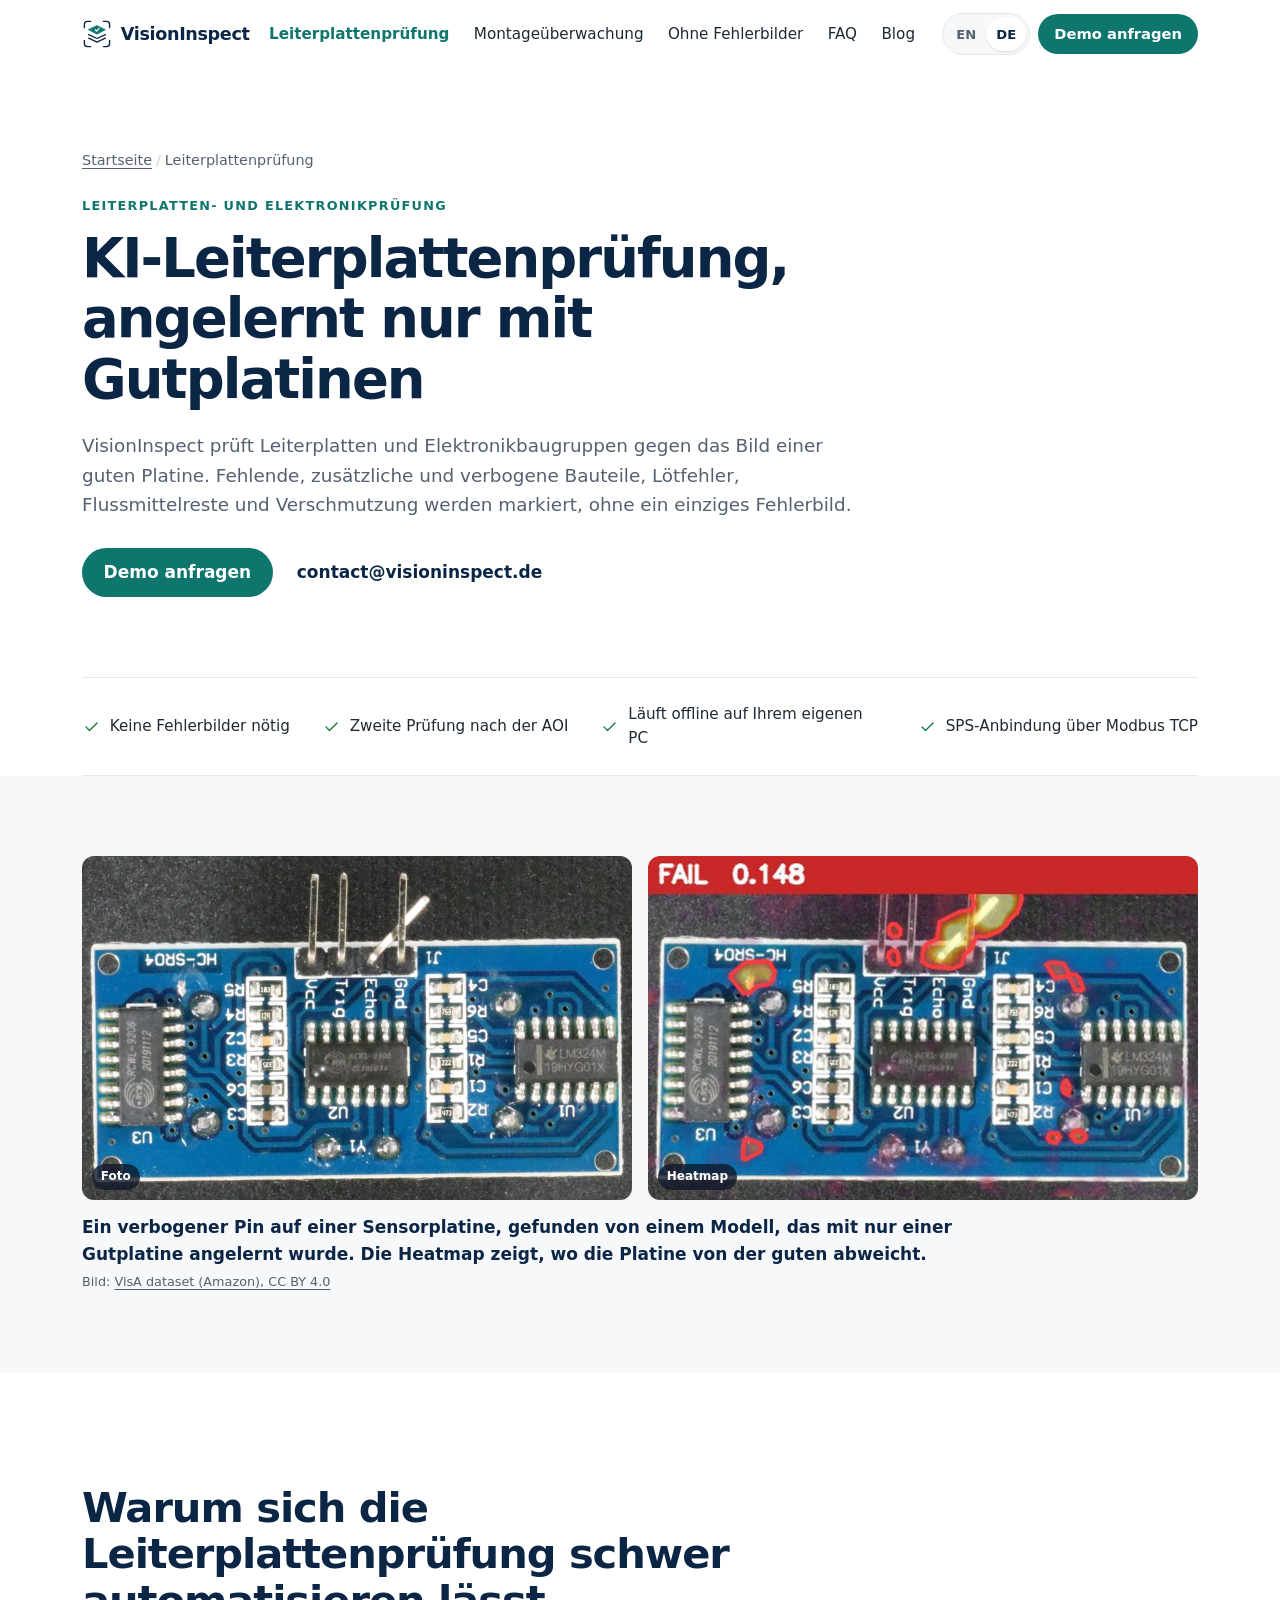
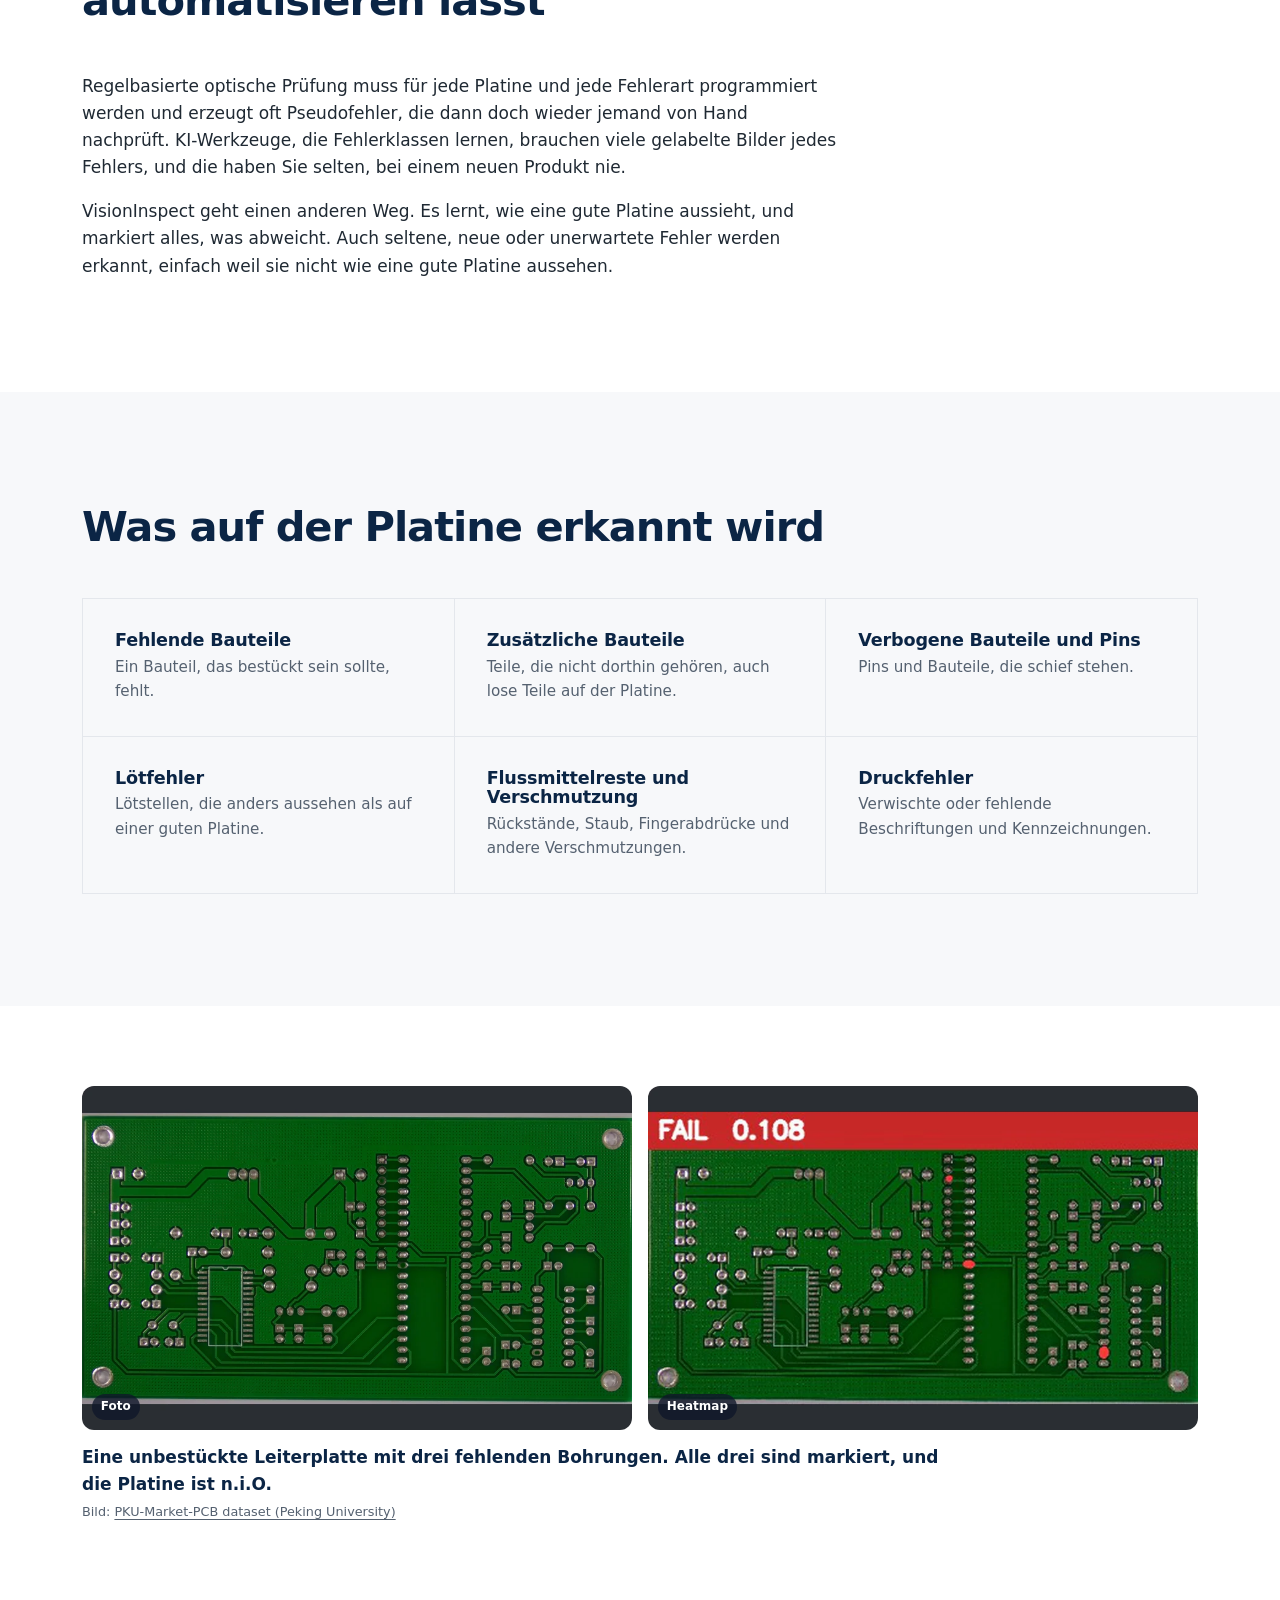
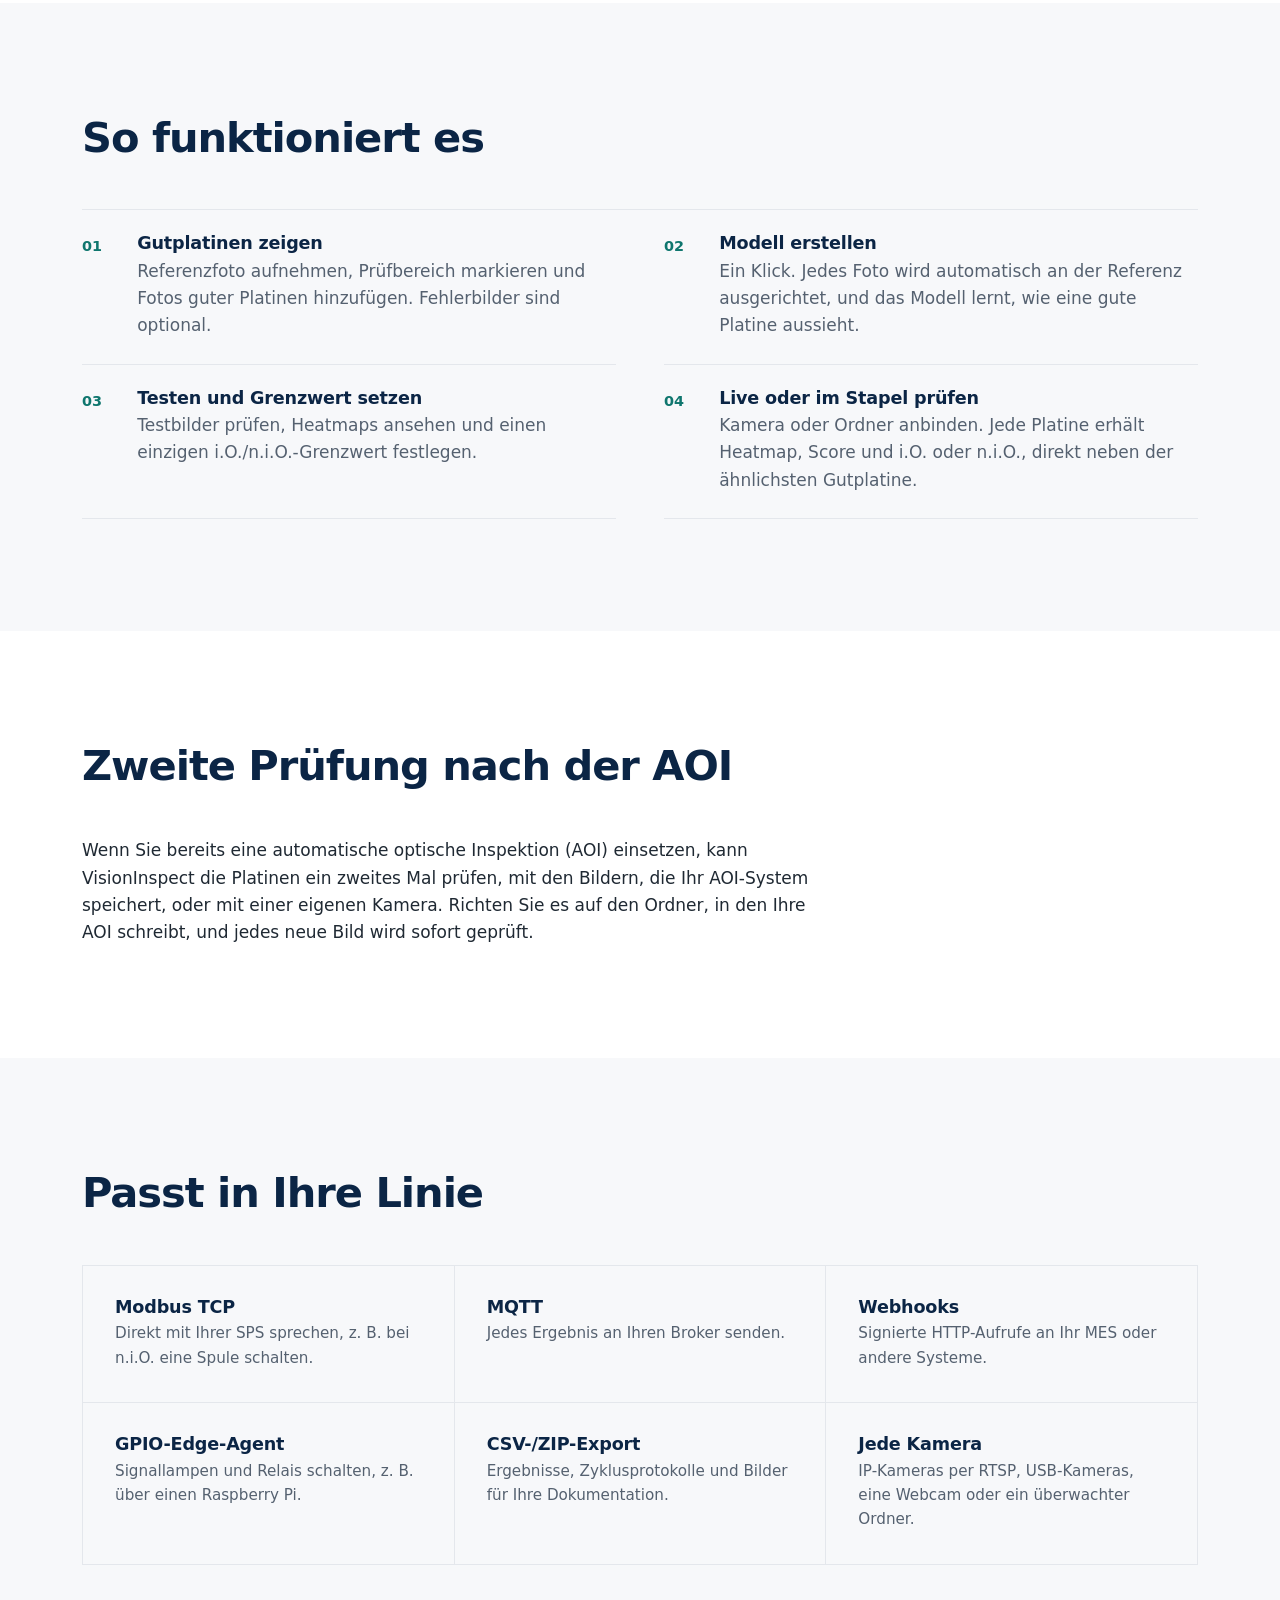
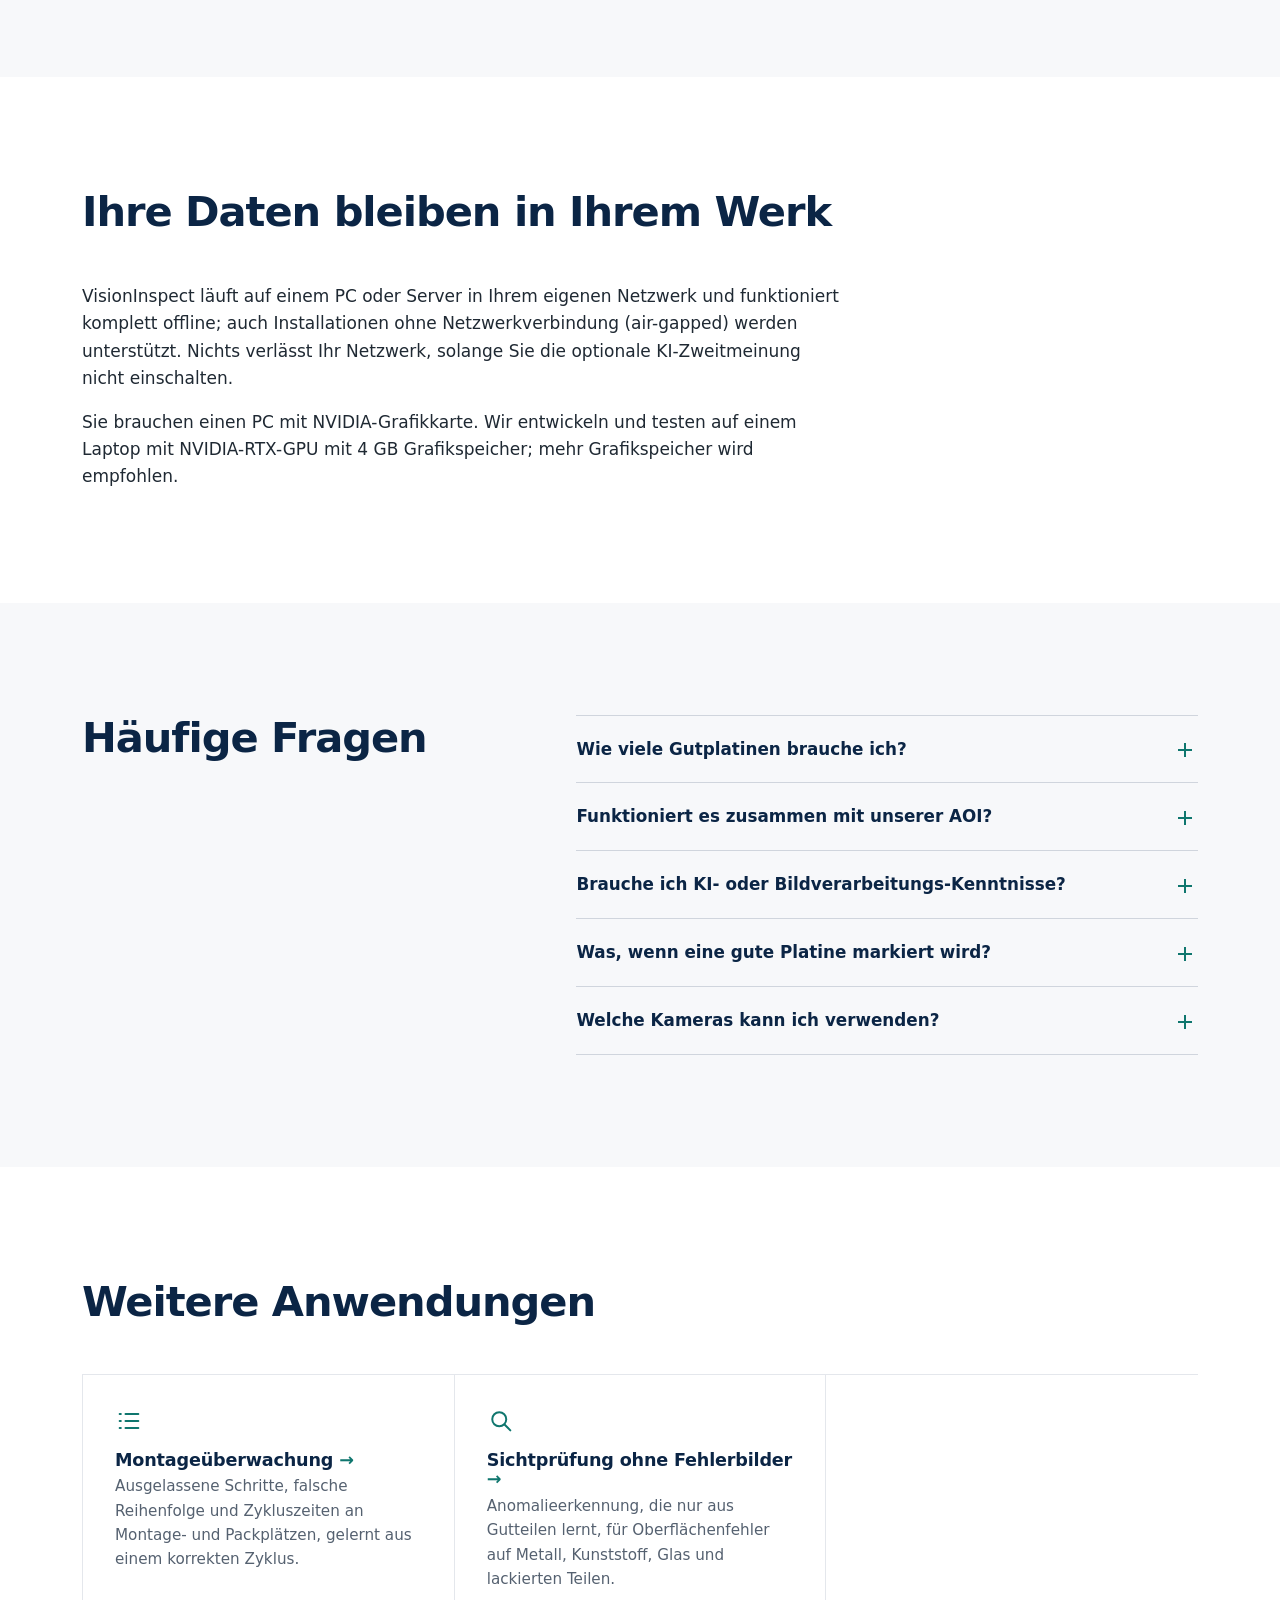
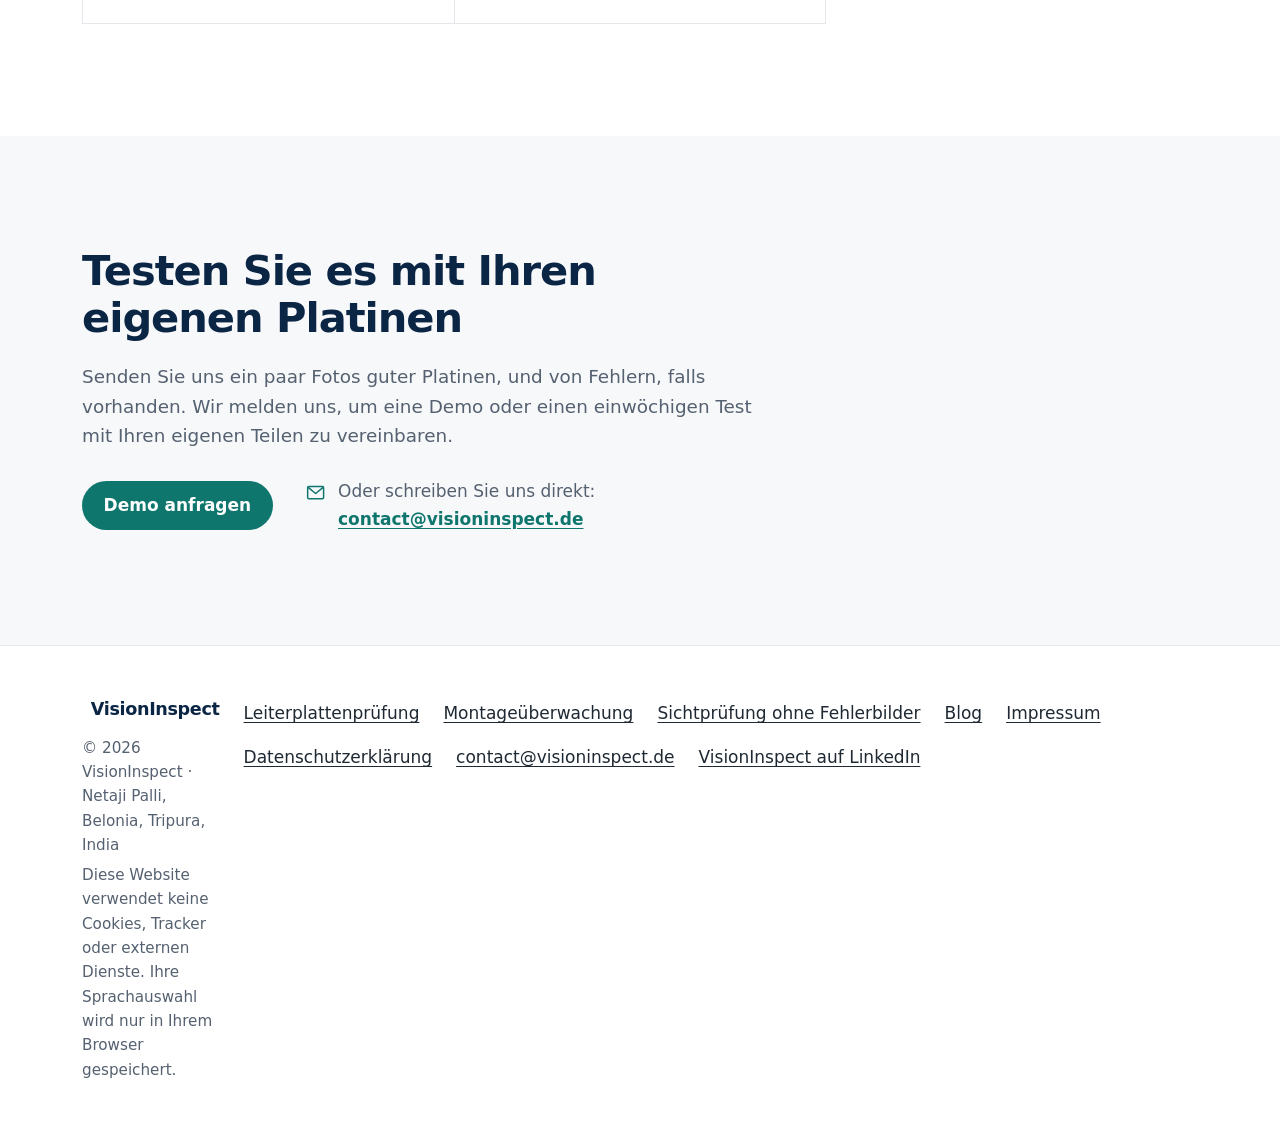
<file: de/leiterplatten-pruefung/index.html>
<!doctype html>
<html lang="de">
<head>
  <meta charset="utf-8">
  <meta name="viewport" content="width=device-width, initial-scale=1">
  <!-- seo:start (generated by tools/build.mjs, do not edit by hand) -->
  <title>KI-Leiterplattenprüfung &amp; Baugruppenprüfung | VisionInspect</title>
  <meta name="description" content="KI-Prüfung für Leiterplatten und Elektronikbaugruppen, nur mit Gutteilen angelernt. Erkennt fehlende, zusätzliche und verbogene Bauteile, Lötfehler und Verschmutzung.">
  <meta name="robots" content="index, follow, max-image-preview:large">
  <link rel="canonical" href="https://visioninspect.de/de/leiterplatten-pruefung/">
  <link rel="alternate" hreflang="en" href="https://visioninspect.de/pcb-inspection/">
  <link rel="alternate" hreflang="de" href="https://visioninspect.de/de/leiterplatten-pruefung/">
  <link rel="alternate" hreflang="x-default" href="https://visioninspect.de/pcb-inspection/">
  <meta property="og:type" content="website">
  <meta property="og:site_name" content="VisionInspect">
  <meta property="og:title" content="KI-Leiterplattenprüfung &amp; Baugruppenprüfung | VisionInspect">
  <meta property="og:description" content="KI-Prüfung für Leiterplatten und Elektronikbaugruppen, nur mit Gutteilen angelernt. Erkennt fehlende, zusätzliche und verbogene Bauteile, Lötfehler und Verschmutzung.">
  <meta property="og:url" content="https://visioninspect.de/de/leiterplatten-pruefung/">
  <meta property="og:image" content="https://visioninspect.de/img/og-image.png">
  <meta property="og:image:width" content="1200">
  <meta property="og:image:height" content="630">
  <meta property="og:image:alt" content="KI-Leiterplattenprüfung &amp; Baugruppenprüfung | VisionInspect">
  <meta property="og:locale" content="de_DE">
  <meta property="og:locale:alternate" content="en_US">
  <meta name="twitter:card" content="summary_large_image">
  <script type="application/ld+json">
  {
    "@context": "https://schema.org",
    "@graph": [
      {
        "@type": "Organization",
        "@id": "https://visioninspect.de/#organization",
        "name": "VisionInspect",
        "url": "https://visioninspect.de/",
        "logo": "https://visioninspect.de/img/logo-512.png",
        "email": "contact@visioninspect.de",
        "sameAs": [
          "https://www.linkedin.com/company/visioninspect"
        ],
        "address": {
          "@type": "PostalAddress",
          "streetAddress": "Netaji Palli",
          "addressLocality": "Belonia",
          "addressRegion": "Tripura",
          "addressCountry": "IN"
        },
        "contactPoint": {
          "@type": "ContactPoint",
          "contactType": "sales",
          "email": "contact@visioninspect.de",
          "availableLanguage": [
            "English",
            "German"
          ],
          "areaServed": "Worldwide"
        }
      },
      {
        "@type": "WebSite",
        "@id": "https://visioninspect.de/#website",
        "name": "VisionInspect",
        "url": "https://visioninspect.de/",
        "inLanguage": [
          "en",
          "de"
        ],
        "publisher": {
          "@id": "https://visioninspect.de/#organization"
        }
      },
      {
        "@type": "WebPage",
        "@id": "https://visioninspect.de/de/leiterplatten-pruefung/#webpage",
        "url": "https://visioninspect.de/de/leiterplatten-pruefung/",
        "name": "KI-Leiterplattenprüfung & Baugruppenprüfung | VisionInspect",
        "description": "KI-Prüfung für Leiterplatten und Elektronikbaugruppen, nur mit Gutteilen angelernt. Erkennt fehlende, zusätzliche und verbogene Bauteile, Lötfehler und Verschmutzung.",
        "inLanguage": "de",
        "isPartOf": {
          "@id": "https://visioninspect.de/#website"
        },
        "about": {
          "@id": "https://visioninspect.de/#software"
        },
        "breadcrumb": {
          "@id": "https://visioninspect.de/de/leiterplatten-pruefung/#breadcrumb"
        },
        "primaryImageOfPage": "https://visioninspect.de/img/showcase/03-bent-pin-heatmap.webp"
      },
      {
        "@type": "BreadcrumbList",
        "@id": "https://visioninspect.de/de/leiterplatten-pruefung/#breadcrumb",
        "itemListElement": [
          {
            "@type": "ListItem",
            "position": 1,
            "name": "Startseite",
            "item": "https://visioninspect.de/de/"
          },
          {
            "@type": "ListItem",
            "position": 2,
            "name": "Leiterplattenprüfung",
            "item": "https://visioninspect.de/de/leiterplatten-pruefung/"
          }
        ]
      },
      {
        "@type": "FAQPage",
        "@id": "https://visioninspect.de/de/leiterplatten-pruefung/#faq",
        "inLanguage": "de",
        "mainEntity": [
          {
            "@type": "Question",
            "name": "Wie viele Gutplatinen brauche ich?",
            "acceptedAnswer": {
              "@type": "Answer",
              "text": "Im besten Fall eine, wenn Ihre Platinen immer gleich aussehen: Der verbogene Pin auf dieser Seite wurde von einem Modell gefunden, das mit einer einzigen Gutplatine angelernt wurde. Variieren Ihre Gutteile stärker, fügen Sie weitere hinzu und prüfen Sie das Ergebnis im Testschritt."
            }
          },
          {
            "@type": "Question",
            "name": "Funktioniert es zusammen mit unserer AOI?",
            "acceptedAnswer": {
              "@type": "Answer",
              "text": "Ja. Es kann die Bilder prüfen, die Ihr AOI-System speichert, oder eine eigene Kamera nutzen. Was es an Ihrer Linie bringt, zeigt am besten ein einwöchiger Test mit Ihren eigenen Platinen."
            }
          },
          {
            "@type": "Question",
            "name": "Brauche ich KI- oder Bildverarbeitungs-Kenntnisse?",
            "acceptedAnswer": {
              "@type": "Answer",
              "text": "Nein. Ein Assistent führt Sie vom ersten Foto bis zur Live-Prüfung. Es gibt keine Modellparameter einzustellen, nur einen i.O./n.i.O.-Grenzwert."
            }
          },
          {
            "@type": "Question",
            "name": "Was, wenn eine gute Platine markiert wird?",
            "acceptedAnswer": {
              "@type": "Answer",
              "text": "Fügen Sie sie als Gutteil hinzu oder markieren Sie das Ergebnis als „war doch in Ordnung“, und das Modell berücksichtigt es. Mit Zonen können Sie Bereiche ausnehmen, die sich von Platine zu Platine ändern."
            }
          },
          {
            "@type": "Question",
            "name": "Welche Kameras kann ich verwenden?",
            "acceptedAnswer": {
              "@type": "Answer",
              "text": "IP-Kameras per RTSP, USB-Kameras, eine Webcam im Browser oder jedes Gerät, das Bilder in einen von VisionInspect überwachten Ordner speichert."
            }
          }
        ]
      }
    ]
  }
  </script>
  <!-- seo:end -->
  <meta name="theme-color" content="#ffffff">
  <link rel="icon" href="/img/favicon.svg" type="image/svg+xml">
  <link rel="stylesheet" href="/css/styles.css">
</head>
<body>
  <svg xmlns="http://www.w3.org/2000/svg" class="sprite" aria-hidden="true" focusable="false">
    <defs>
      <symbol id="i-logo" viewBox="0 0 700 700"><g fill="none" stroke-linecap="round" stroke-linejoin="round"><path stroke="#0b2545" stroke-width="32" d="M56 202V128a72 72 0 0 1 72-72h72M500 56h72a72 72 0 0 1 72 72v74M56 498v74a72 72 0 0 0 72 72h72M500 644h72a72 72 0 0 0 72-72v-74M156 362l194 93 194-93M156 448l194 93 194-93"/><path fill="#0f766e" stroke="#0f766e" stroke-width="14" d="M350 154l199 96-199 103-199-103z"/><path stroke="#fff" stroke-width="28" d="M310 254l30 31 60-67"/></g></symbol>
      <symbol id="i-check" viewBox="0 0 24 24"><path d="M5 12.5l4.5 4.5L19 7.5"/></symbol>
      <symbol id="i-camera" viewBox="0 0 24 24"><path d="M4 8h3l2-3h6l2 3h3v11H4z"/><circle cx="12" cy="13" r="3.5"/></symbol>
      <symbol id="i-align" viewBox="0 0 24 24"><rect x="4" y="4" width="10" height="10" rx="1"/><rect x="10" y="10" width="10" height="10" rx="1" stroke-dasharray="2.5 2"/></symbol>
      <symbol id="i-gauge" viewBox="0 0 24 24"><path d="M4 16a8 8 0 0 1 16 0"/><path d="M12 16l4-5"/><path d="M3 20h18"/></symbol>
      <symbol id="i-compare" viewBox="0 0 24 24"><rect x="3" y="5" width="8" height="14" rx="1"/><rect x="13" y="5" width="8" height="14" rx="1"/><path d="M15 9l4 4M19 9l-4 4"/></symbol>
      <symbol id="i-folder" viewBox="0 0 24 24"><path d="M3 6h6l2 2h10v11H3z"/></symbol>
      <symbol id="i-search" viewBox="0 0 24 24"><circle cx="10.5" cy="10.5" r="6"/><path d="M15 15l5 5"/></symbol>
      <symbol id="i-alert" viewBox="0 0 24 24"><path d="M12 3l9.5 17h-19z"/><path d="M12 10v4M12 17v.5"/></symbol>
      <symbol id="i-list" viewBox="0 0 24 24"><path d="M9 6h11M9 12h11M9 18h11"/><path d="M4 6h1M4 12h1M4 18h1"/></symbol>
      <symbol id="i-replay" viewBox="0 0 24 24"><path d="M4 12a8 8 0 1 0 2.5-5.8"/><path d="M4 4v4h4"/><path d="M10.5 9.5l4 2.5-4 2.5z"/></symbol>
      <symbol id="i-target" viewBox="0 0 24 24"><circle cx="12" cy="12" r="8"/><circle cx="12" cy="12" r="3"/><path d="M12 2v3M12 19v3M2 12h3M19 12h3"/></symbol>
      <symbol id="i-wizard" viewBox="0 0 24 24"><circle cx="5" cy="12" r="2"/><circle cx="12" cy="12" r="2"/><circle cx="19" cy="12" r="2"/><path d="M7 12h3M14 12h3"/></symbol>
      <symbol id="i-sliders" viewBox="0 0 24 24"><path d="M4 7h16M4 17h16"/><circle cx="9" cy="7" r="2" fill="#fff"/><circle cx="15" cy="17" r="2" fill="#fff"/><path d="M4 2l16 20" /></symbol>
      <symbol id="i-limit" viewBox="0 0 24 24"><path d="M3 18h18"/><path d="M3 10h18" stroke-dasharray="3 2"/><path d="M6 18V13M10 18v-9M14 18v-4M18 18V6"/></symbol>
      <symbol id="i-zone" viewBox="0 0 24 24"><rect x="3" y="3" width="18" height="18" rx="2"/><rect x="7" y="7" width="7" height="6" stroke-dasharray="2 1.5"/></symbol>
      <symbol id="i-teach" viewBox="0 0 24 24"><path d="M4 12.5l4 4L18 6.5"/><path d="M14 18h6M17 15v6"/></symbol>
      <symbol id="i-webhook" viewBox="0 0 24 24"><path d="M10 6a3 3 0 1 1 3.5 3L9 17"/><circle cx="8" cy="18" r="2"/><path d="M16 18h-5"/><circle cx="18" cy="18" r="2"/><path d="M6 14a3 3 0 1 0 2 4"/></symbol>
      <symbol id="i-mqtt" viewBox="0 0 24 24"><circle cx="5" cy="19" r="1.5"/><path d="M4 13a7 7 0 0 1 7 7"/><path d="M4 7a13 13 0 0 1 13 13"/></symbol>
      <symbol id="i-plc" viewBox="0 0 24 24"><rect x="4" y="3" width="16" height="18" rx="1.5"/><path d="M8 7h8M8 11h2M14 11h2M8 15h2M14 15h2"/></symbol>
      <symbol id="i-gpio" viewBox="0 0 24 24"><path d="M9 18h6M10 21h4"/><path d="M12 3a6 6 0 0 0-3.5 10.9V16h7v-2.1A6 6 0 0 0 12 3z"/></symbol>
      <symbol id="i-export" viewBox="0 0 24 24"><path d="M6 3h8l4 4v14H6z"/><path d="M12 10v7M9 14l3 3 3-3"/></symbol>
      <symbol id="i-chip" viewBox="0 0 24 24"><rect x="6" y="6" width="12" height="12" rx="1.5"/><rect x="9.5" y="9.5" width="5" height="5"/><path d="M9 3v3M15 3v3M9 18v3M15 18v3M3 9h3M3 15h3M18 9h3M18 15h3"/></symbol>
      <symbol id="i-box" viewBox="0 0 24 24"><path d="M3 7.5L12 3l9 4.5v9L12 21l-9-4.5z"/><path d="M3 7.5l9 4.5 9-4.5M12 12v9"/></symbol>
      <symbol id="i-rules" viewBox="0 0 24 24"><rect x="3" y="4" width="7" height="6" rx="1"/><rect x="14" y="14" width="7" height="6" rx="1"/><path d="M6.5 10v7H14"/><path d="M11.5 14.5L14 17l-2.5 2.5"/></symbol>
      <symbol id="i-server" viewBox="0 0 24 24"><rect x="4" y="4" width="16" height="7" rx="1"/><rect x="4" y="13" width="16" height="7" rx="1"/><path d="M8 7.5h.5M8 16.5h.5"/></symbol>
      <symbol id="i-offline" viewBox="0 0 24 24"><path d="M2 8.5a15 15 0 0 1 20 0M5.5 12a10 10 0 0 1 13 0M9 15.5a5 5 0 0 1 6 0"/><circle cx="12" cy="19" r="1"/><path d="M3 3l18 18"/></symbol>
      <symbol id="i-cloud" viewBox="0 0 24 24"><path d="M7 18a4 4 0 0 1-.5-8 6 6 0 0 1 11.5 1.5A3.3 3.3 0 0 1 17.5 18z"/></symbol>
      <symbol id="i-users" viewBox="0 0 24 24"><circle cx="9" cy="8" r="3.5"/><path d="M2.5 20a6.5 6.5 0 0 1 13 0"/><path d="M16 4.5a3.5 3.5 0 0 1 0 7M18 14a6.5 6.5 0 0 1 3.5 6"/></symbol>
      <symbol id="i-clock" viewBox="0 0 24 24"><circle cx="12" cy="12" r="9"/><path d="M12 7v5l3 2"/></symbol>
      <symbol id="i-backup" viewBox="0 0 24 24"><ellipse cx="12" cy="6" rx="8" ry="3"/><path d="M4 6v12c0 1.7 3.6 3 8 3s8-1.3 8-3V6"/><path d="M4 12c0 1.7 3.6 3 8 3s8-1.3 8-3"/></symbol>
      <symbol id="i-key" viewBox="0 0 24 24"><circle cx="8" cy="15" r="4.5"/><path d="M11.5 12L20 3.5M16 7.5l3 3"/></symbol>
      <symbol id="i-budget" viewBox="0 0 24 24"><circle cx="12" cy="12" r="9"/><path d="M15 9c-.5-1-1.6-1.5-3-1.5-1.7 0-3 .8-3 2.2 0 3.3 6 1.6 6 4.6 0 1.4-1.3 2.2-3 2.2-1.4 0-2.5-.5-3-1.5M12 6v1.5M12 16.5V18"/></symbol>
      <symbol id="i-chat" viewBox="0 0 24 24"><path d="M4 5h16v11H9l-5 4z"/><path d="M8 9.5h8M8 12.5h5"/></symbol>
      <symbol id="i-image" viewBox="0 0 24 24"><rect x="3" y="4" width="18" height="16" rx="1.5"/><circle cx="9" cy="10" r="2"/><path d="M21 16l-5-5-9 9"/></symbol>
      <symbol id="i-power" viewBox="0 0 24 24"><path d="M12 3v9"/><path d="M6.5 6.5a8 8 0 1 0 11 0"/></symbol>
      <symbol id="i-chev-l" viewBox="0 0 24 24"><path d="M15 5l-7 7 7 7"/></symbol>
      <symbol id="i-chev-r" viewBox="0 0 24 24"><path d="M9 5l7 7-7 7"/></symbol>
      <symbol id="i-pause" viewBox="0 0 24 24"><path d="M9 6v12M15 6v12"/></symbol>
      <symbol id="i-play" viewBox="0 0 24 24"><path d="M8 5.5v13l10.5-6.5z"/></symbol>
      <symbol id="i-menu" viewBox="0 0 24 24"><path d="M4 7h16M4 12h16M4 17h16"/></symbol>
      <symbol id="i-mail" viewBox="0 0 24 24"><rect x="3" y="5" width="18" height="14" rx="1.5"/><path d="M3.5 6l8.5 7 8.5-7"/></symbol>
    </defs>
  </svg>

  <a class="skip-link" href="#main">Zum Inhalt springen</a>

  <header class="site-header">
    <div class="container header-inner">
      <a class="brand" href="/de/">
        <svg class="brand-logo" aria-hidden="true"><use href="#i-logo"/></svg>
        <span>VisionInspect</span>
      </a>

      <nav id="site-nav" class="site-nav" aria-label="Hauptnavigation">
        <ul>
          <li><a href="/de/leiterplatten-pruefung/" aria-current="page">Leiterplattenprüfung</a></li>
          <li><a href="/de/montageueberwachung/">Montageüberwachung</a></li>
          <li><a href="/de/sichtpruefung-ohne-fehlerbilder/">Ohne Fehlerbilder</a></li>
          <li class="nav-faq"><a href="/de/#faq">FAQ</a></li>
          <li><a href="/de/blog/">Blog</a></li>
          <li class="nav-contact"><a href="/de/#contact">Kontakt</a></li>
        </ul>
      </nav>

      <div class="lang-switch" role="group" aria-label="Sprache">
        <a href="/pcb-inspection/" hreflang="en" lang="en" data-lang-link="en">EN</a>
        <a href="/de/leiterplatten-pruefung/" hreflang="de" lang="de" data-lang-link="de" aria-current="true">DE</a>
      </div>

      <a class="btn btn-primary btn-sm header-cta" href="/de/#contact">Demo anfragen</a>

      <button class="nav-toggle" type="button" aria-expanded="false" aria-controls="site-nav">
        <svg class="icon" aria-hidden="true"><use href="#i-menu"/></svg>
        <span>Menü</span>
      </button>
    </div>
  </header>

  <main id="main" tabindex="-1">
    <section class="hero page-hero" aria-labelledby="page-title">
      <div class="container">
        <nav class="breadcrumbs" aria-label="Brotkrumen-Navigation">
          <ol>
            <li><a href="/de/">Startseite</a></li>
            <li><span aria-current="page">Leiterplattenprüfung</span></li>
          </ol>
        </nav>
        <p class="eyebrow">Leiterplatten- und Elektronikprüfung</p>
        <h1 id="page-title">KI-Leiterplattenprüfung, angelernt nur mit Gutplatinen</h1>
        <p class="lead">VisionInspect prüft Leiterplatten und Elektronikbaugruppen gegen das Bild einer guten Platine. Fehlende, zusätzliche und verbogene Bauteile, Lötfehler, Flussmittelreste und Verschmutzung werden markiert, ohne ein einziges Fehlerbild.</p>
        <div class="cta-row">
          <a class="btn btn-primary" href="/de/#contact">Demo anfragen</a>
          <a class="btn btn-link" href="mailto:contact@visioninspect.de">contact@visioninspect.de</a>
        </div>
        <ul class="fact-strip">
          <li><svg class="icon" aria-hidden="true"><use href="#i-check"/></svg><span>Keine Fehlerbilder nötig</span></li>
          <li><svg class="icon" aria-hidden="true"><use href="#i-check"/></svg><span>Zweite Prüfung nach der AOI</span></li>
          <li><svg class="icon" aria-hidden="true"><use href="#i-check"/></svg><span>Läuft offline auf Ihrem eigenen PC</span></li>
          <li><svg class="icon" aria-hidden="true"><use href="#i-check"/></svg><span>SPS-Anbindung über Modbus TCP</span></li>
        </ul>
      </div>
    </section>

    <section class="section section-tight section-alt">
      <div class="container">
        <figure class="example-figure">
          <div class="example-pair">
            <div class="example-img"><img src="/img/showcase/03-bent-pin-photo.webp" alt="Foto der Platine" width="896" height="560" loading="lazy" decoding="async"><span class="compare-tag compare-tag-l">Foto</span></div>
            <div class="example-img"><img src="/img/showcase/03-bent-pin-heatmap.webp" alt="Heatmap von VisionInspect" width="896" height="560" loading="lazy" decoding="async"><span class="compare-tag compare-tag-l">Heatmap</span></div>
          </div>
          <figcaption>Ein verbogener Pin auf einer Sensorplatine, gefunden von einem Modell, das mit nur einer Gutplatine angelernt wurde. Die Heatmap zeigt, wo die Platine von der guten abweicht. <span class="slide-credit">Bild: <a href="https://github.com/amazon-science/spot-diff" rel="noopener">VisA dataset (Amazon), CC BY 4.0</a></span></figcaption>
        </figure>
      </div>
    </section>

    <section class="section" aria-labelledby="s2">
      <div class="container">
        <header class="section-head"><h2 id="s2">Warum sich die Leiterplattenprüfung schwer automatisieren lässt</h2></header>
        <div class="prose"><p>Regelbasierte optische Prüfung muss für jede Platine und jede Fehlerart programmiert werden und erzeugt oft Pseudofehler, die dann doch wieder jemand von Hand nachprüft. KI-Werkzeuge, die Fehlerklassen lernen, brauchen viele gelabelte Bilder jedes Fehlers, und die haben Sie selten, bei einem neuen Produkt nie.</p><p>VisionInspect geht einen anderen Weg. Es lernt, wie eine gute Platine aussieht, und markiert alles, was abweicht. Auch seltene, neue oder unerwartete Fehler werden erkannt, einfach weil sie nicht wie eine gute Platine aussehen.</p></div>
      </div>
    </section>

    <section class="section section-alt" aria-labelledby="s3">
      <div class="container">
        <header class="section-head"><h2 id="s3">Was auf der Platine erkannt wird</h2></header>
        <ul class="tiles"><li><h3>Fehlende Bauteile</h3><p>Ein Bauteil, das bestückt sein sollte, fehlt.</p></li><li><h3>Zusätzliche Bauteile</h3><p>Teile, die nicht dorthin gehören, auch lose Teile auf der Platine.</p></li><li><h3>Verbogene Bauteile und Pins</h3><p>Pins und Bauteile, die schief stehen.</p></li><li><h3>Lötfehler</h3><p>Lötstellen, die anders aussehen als auf einer guten Platine.</p></li><li><h3>Flussmittelreste und Verschmutzung</h3><p>Rückstände, Staub, Fingerabdrücke und andere Verschmutzungen.</p></li><li><h3>Druckfehler</h3><p>Verwischte oder fehlende Beschriftungen und Kennzeichnungen.</p></li></ul>
      </div>
    </section>

    <section class="section section-tight">
      <div class="container">
        <figure class="example-figure">
          <div class="example-pair">
            <div class="example-img"><img src="/img/showcase/01-missing-hole-photo.webp" alt="Foto der Platine" width="896" height="560" loading="lazy" decoding="async"><span class="compare-tag compare-tag-l">Foto</span></div>
            <div class="example-img"><img src="/img/showcase/01-missing-hole-heatmap.webp" alt="Heatmap von VisionInspect" width="896" height="560" loading="lazy" decoding="async"><span class="compare-tag compare-tag-l">Heatmap</span></div>
          </div>
          <figcaption>Eine unbestückte Leiterplatte mit drei fehlenden Bohrungen. Alle drei sind markiert, und die Platine ist n.i.O. <span class="slide-credit">Bild: <a href="https://robotics.pkusz.edu.cn/resources/datasetENG/" rel="noopener">PKU-Market-PCB dataset (Peking University)</a></span></figcaption>
        </figure>
      </div>
    </section>

    <section class="section section-alt" aria-labelledby="s5">
      <div class="container">
        <header class="section-head"><h2 id="s5">So funktioniert es</h2></header>
        <ol class="page-steps"><li><span class="step-num">01</span><div><h3>Gutplatinen zeigen</h3><p>Referenzfoto aufnehmen, Prüfbereich markieren und Fotos guter Platinen hinzufügen. Fehlerbilder sind optional.</p></div></li><li><span class="step-num">02</span><div><h3>Modell erstellen</h3><p>Ein Klick. Jedes Foto wird automatisch an der Referenz ausgerichtet, und das Modell lernt, wie eine gute Platine aussieht.</p></div></li><li><span class="step-num">03</span><div><h3>Testen und Grenzwert setzen</h3><p>Testbilder prüfen, Heatmaps ansehen und einen einzigen i.O./n.i.O.-Grenzwert festlegen.</p></div></li><li><span class="step-num">04</span><div><h3>Live oder im Stapel prüfen</h3><p>Kamera oder Ordner anbinden. Jede Platine erhält Heatmap, Score und i.O. oder n.i.O., direkt neben der ähnlichsten Gutplatine.</p></div></li></ol>
      </div>
    </section>

    <section class="section" aria-labelledby="s6">
      <div class="container">
        <header class="section-head"><h2 id="s6">Zweite Prüfung nach der AOI</h2></header>
        <div class="prose"><p>Wenn Sie bereits eine automatische optische Inspektion (AOI) einsetzen, kann VisionInspect die Platinen ein zweites Mal prüfen, mit den Bildern, die Ihr AOI-System speichert, oder mit einer eigenen Kamera. Richten Sie es auf den Ordner, in den Ihre AOI schreibt, und jedes neue Bild wird sofort geprüft.</p></div>
      </div>
    </section>

    <section class="section section-alt" aria-labelledby="s7">
      <div class="container">
        <header class="section-head"><h2 id="s7">Passt in Ihre Linie</h2></header>
        <ul class="tiles"><li><h3>Modbus TCP</h3><p>Direkt mit Ihrer SPS sprechen, z. B. bei n.i.O. eine Spule schalten.</p></li><li><h3>MQTT</h3><p>Jedes Ergebnis an Ihren Broker senden.</p></li><li><h3>Webhooks</h3><p>Signierte HTTP-Aufrufe an Ihr MES oder andere Systeme.</p></li><li><h3>GPIO-Edge-Agent</h3><p>Signallampen und Relais schalten, z. B. über einen Raspberry Pi.</p></li><li><h3>CSV-/ZIP-Export</h3><p>Ergebnisse, Zyklusprotokolle und Bilder für Ihre Dokumentation.</p></li><li><h3>Jede Kamera</h3><p>IP-Kameras per RTSP, USB-Kameras, eine Webcam oder ein überwachter Ordner.</p></li></ul>
      </div>
    </section>

    <section class="section" aria-labelledby="s8">
      <div class="container">
        <header class="section-head"><h2 id="s8">Ihre Daten bleiben in Ihrem Werk</h2></header>
        <div class="prose"><p>VisionInspect läuft auf einem PC oder Server in Ihrem eigenen Netzwerk und funktioniert komplett offline; auch Installationen ohne Netzwerkverbindung (air-gapped) werden unterstützt. Nichts verlässt Ihr Netzwerk, solange Sie die optionale KI-Zweitmeinung nicht einschalten.</p><p>Sie brauchen einen PC mit NVIDIA-Grafikkarte. Wir entwickeln und testen auf einem Laptop mit NVIDIA-RTX-GPU mit 4 GB Grafikspeicher; mehr Grafikspeicher wird empfohlen.</p></div>
      </div>
    </section>

    <section class="section section-alt" id="faq" aria-labelledby="faq-title">
      <div class="container split">
        <header class="split-head"><h2 id="faq-title">Häufige Fragen</h2></header>
        <div class="faq">
          <details><summary>Wie viele Gutplatinen brauche ich?</summary><p>Im besten Fall eine, wenn Ihre Platinen immer gleich aussehen: Der verbogene Pin auf dieser Seite wurde von einem Modell gefunden, das mit einer einzigen Gutplatine angelernt wurde. Variieren Ihre Gutteile stärker, fügen Sie weitere hinzu und prüfen Sie das Ergebnis im Testschritt.</p></details>
          <details><summary>Funktioniert es zusammen mit unserer AOI?</summary><p>Ja. Es kann die Bilder prüfen, die Ihr AOI-System speichert, oder eine eigene Kamera nutzen. Was es an Ihrer Linie bringt, zeigt am besten ein einwöchiger Test mit Ihren eigenen Platinen.</p></details>
          <details><summary>Brauche ich KI- oder Bildverarbeitungs-Kenntnisse?</summary><p>Nein. Ein Assistent führt Sie vom ersten Foto bis zur Live-Prüfung. Es gibt keine Modellparameter einzustellen, nur einen i.O./n.i.O.-Grenzwert.</p></details>
          <details><summary>Was, wenn eine gute Platine markiert wird?</summary><p>Fügen Sie sie als Gutteil hinzu oder markieren Sie das Ergebnis als „war doch in Ordnung“, und das Modell berücksichtigt es. Mit Zonen können Sie Bereiche ausnehmen, die sich von Platine zu Platine ändern.</p></details>
          <details><summary>Welche Kameras kann ich verwenden?</summary><p>IP-Kameras per RTSP, USB-Kameras, eine Webcam im Browser oder jedes Gerät, das Bilder in einen von VisionInspect überwachten Ordner speichert.</p></details>
        </div>
      </div>
    </section>

    <section class="section" aria-labelledby="related-title">
      <div class="container">
        <header class="section-head"><h2 id="related-title">Weitere Anwendungen</h2></header>
        <ul class="tiles tiles-related">
          <li><svg class="icon" aria-hidden="true"><use href="#i-list"/></svg><h3><a href="/de/montageueberwachung/">Montageüberwachung</a></h3><p>Ausgelassene Schritte, falsche Reihenfolge und Zykluszeiten an Montage- und Packplätzen, gelernt aus einem korrekten Zyklus.</p></li>
          <li><svg class="icon" aria-hidden="true"><use href="#i-search"/></svg><h3><a href="/de/sichtpruefung-ohne-fehlerbilder/">Sichtprüfung ohne Fehlerbilder</a></h3><p>Anomalieerkennung, die nur aus Gutteilen lernt, für Oberflächenfehler auf Metall, Kunststoff, Glas und lackierten Teilen.</p></li>
        </ul>
      </div>
    </section>

    <section class="section page-cta section-alt" aria-labelledby="cta-title">
      <div class="container">
        <h2 id="cta-title">Testen Sie es mit Ihren eigenen Platinen</h2>
        <p class="lead">Senden Sie uns ein paar Fotos guter Platinen, und von Fehlern, falls vorhanden. Wir melden uns, um eine Demo oder einen einwöchigen Test mit Ihren eigenen Teilen zu vereinbaren.</p>
        <div class="cta-row">
          <a class="btn btn-primary" href="/de/#contact">Demo anfragen</a>
          <p class="contact-direct"><svg class="icon" aria-hidden="true"><use href="#i-mail"/></svg><span>Oder schreiben Sie uns direkt:<br><a href="mailto:contact@visioninspect.de">contact@visioninspect.de</a></span></p>
        </div>
      </div>
    </section>
  </main>

  <footer class="site-footer">
    <div class="container footer-inner">
      <div>
        <p class="brand brand-footer">
          <svg class="brand-logo" aria-hidden="true"><use href="#i-logo"/></svg>
          <span>VisionInspect</span>
        </p>
        <p class="muted">&copy; 2026 VisionInspect &middot; Netaji Palli, Belonia, Tripura, India</p>
        <p class="muted">Diese Website verwendet keine Cookies, Tracker oder externen Dienste. Ihre Sprachauswahl wird nur in Ihrem Browser gespeichert.</p>
      </div>
      <ul class="footer-links">
        <li><a href="/de/leiterplatten-pruefung/">Leiterplattenprüfung</a></li>
        <li><a href="/de/montageueberwachung/">Montageüberwachung</a></li>
        <li><a href="/de/sichtpruefung-ohne-fehlerbilder/">Sichtprüfung ohne Fehlerbilder</a></li>
        <li><a href="/de/blog/">Blog</a></li>
        <li><a href="/imprint.html">Impressum</a></li>
        <li><a href="/privacy.html">Datenschutzerklärung</a></li>
        <li><a href="mailto:contact@visioninspect.de">contact@visioninspect.de</a></li>
        <li><a href="https://www.linkedin.com/company/visioninspect" rel="me noopener">VisionInspect auf LinkedIn</a></li>
      </ul>
    </div>
  </footer>

  <script src="/js/page.js" defer></script>
</body>
</html>
</file>
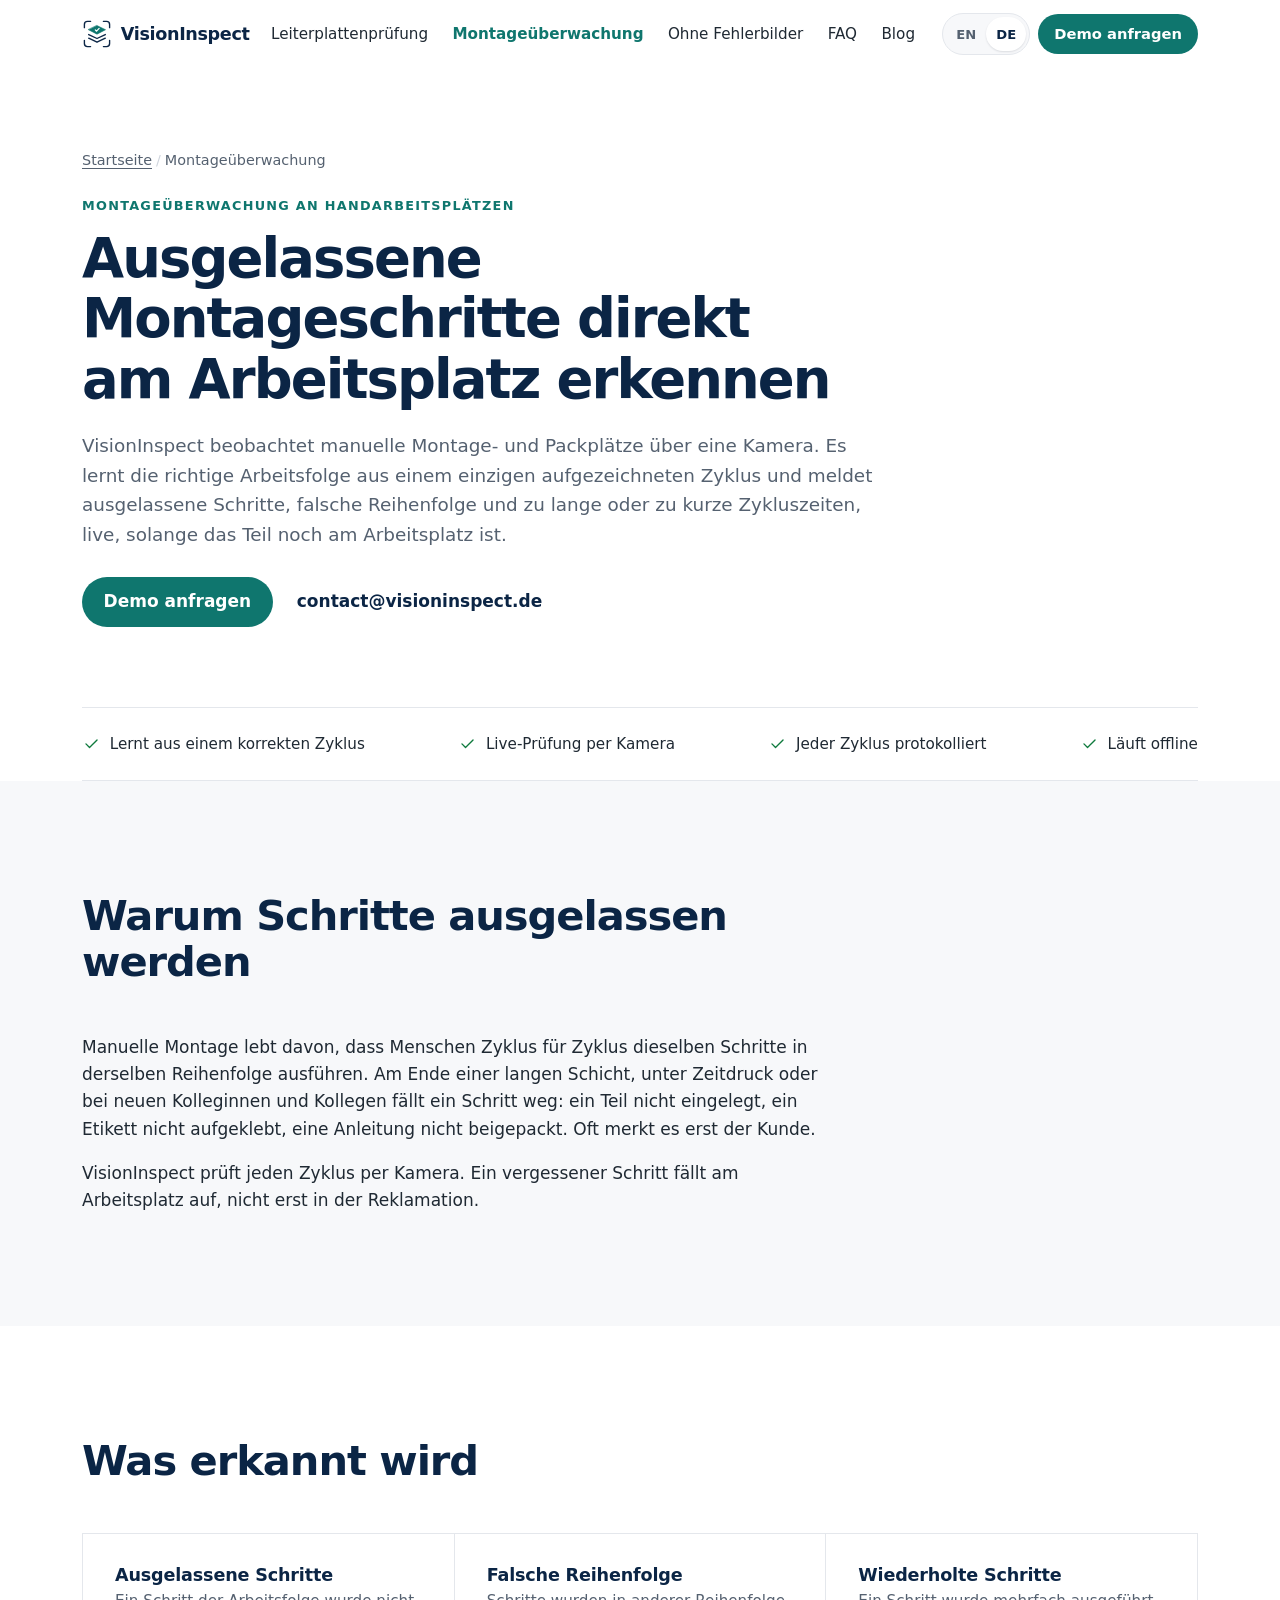
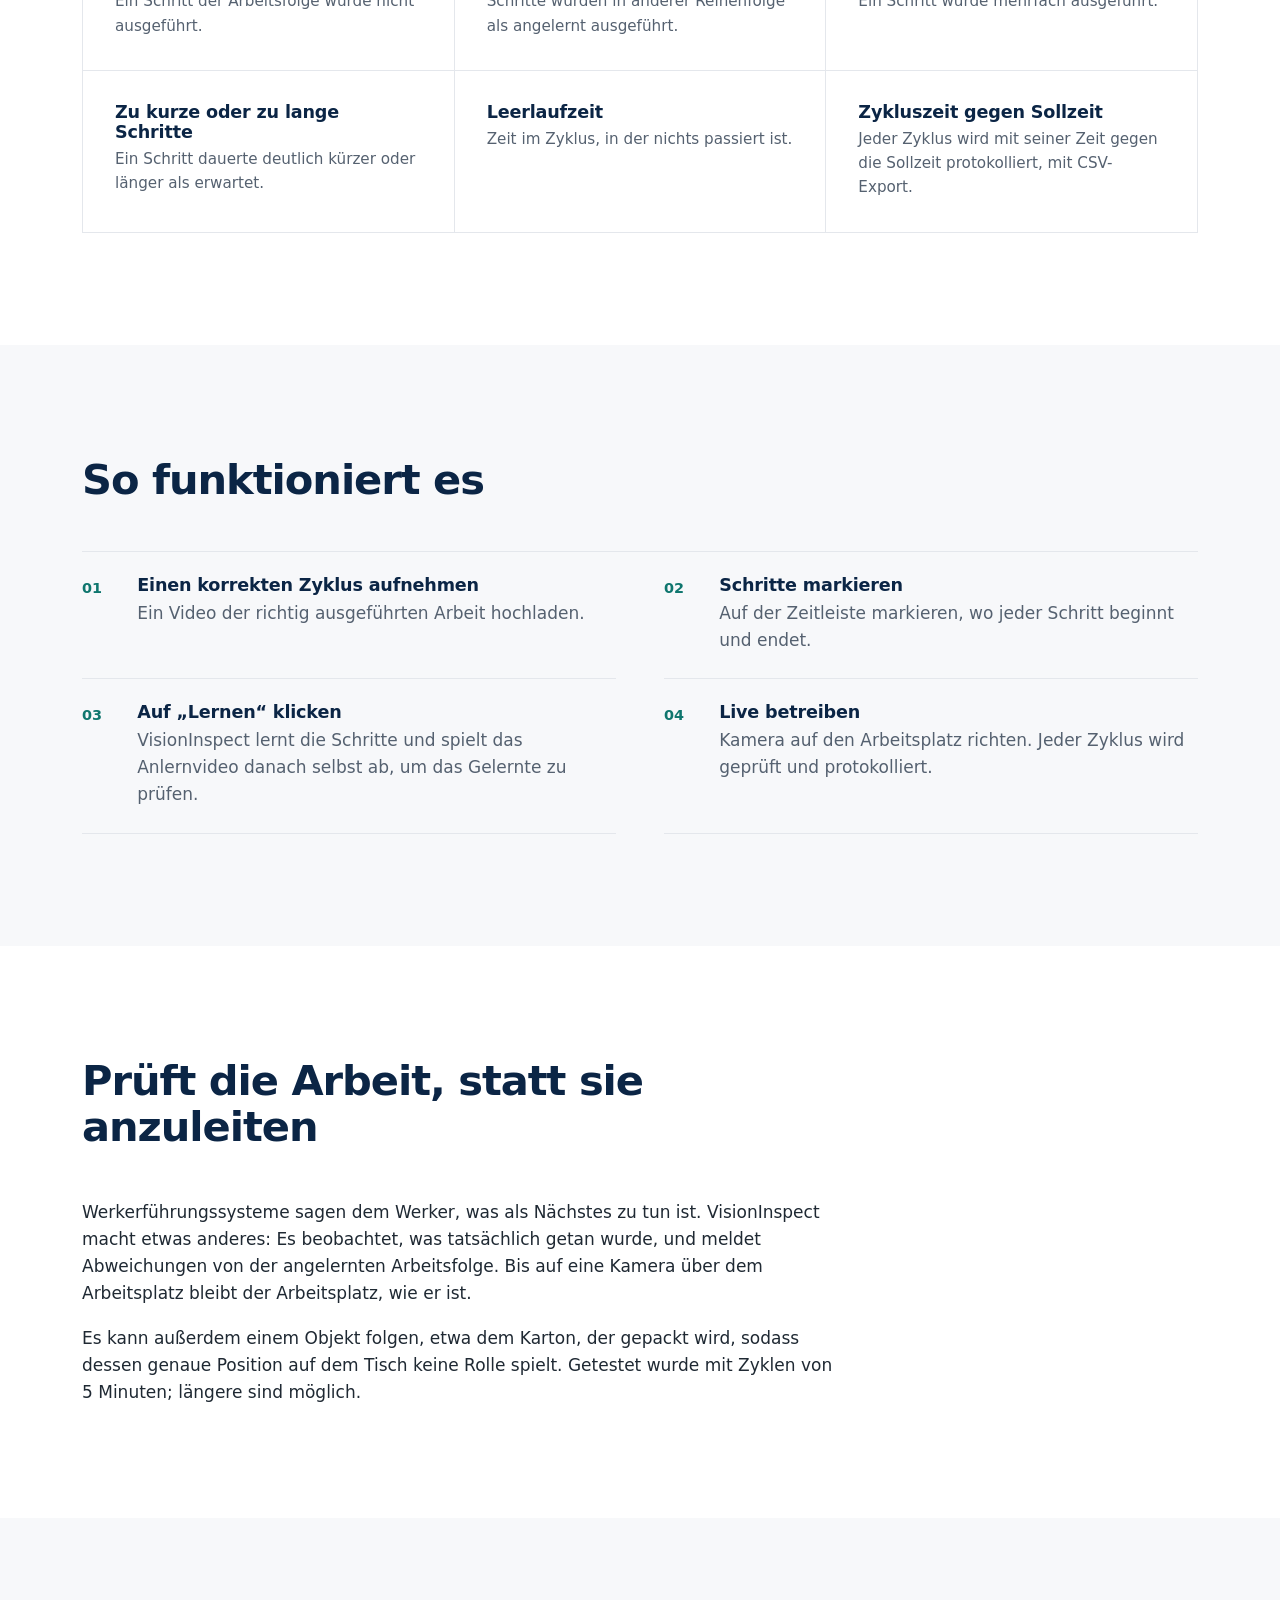
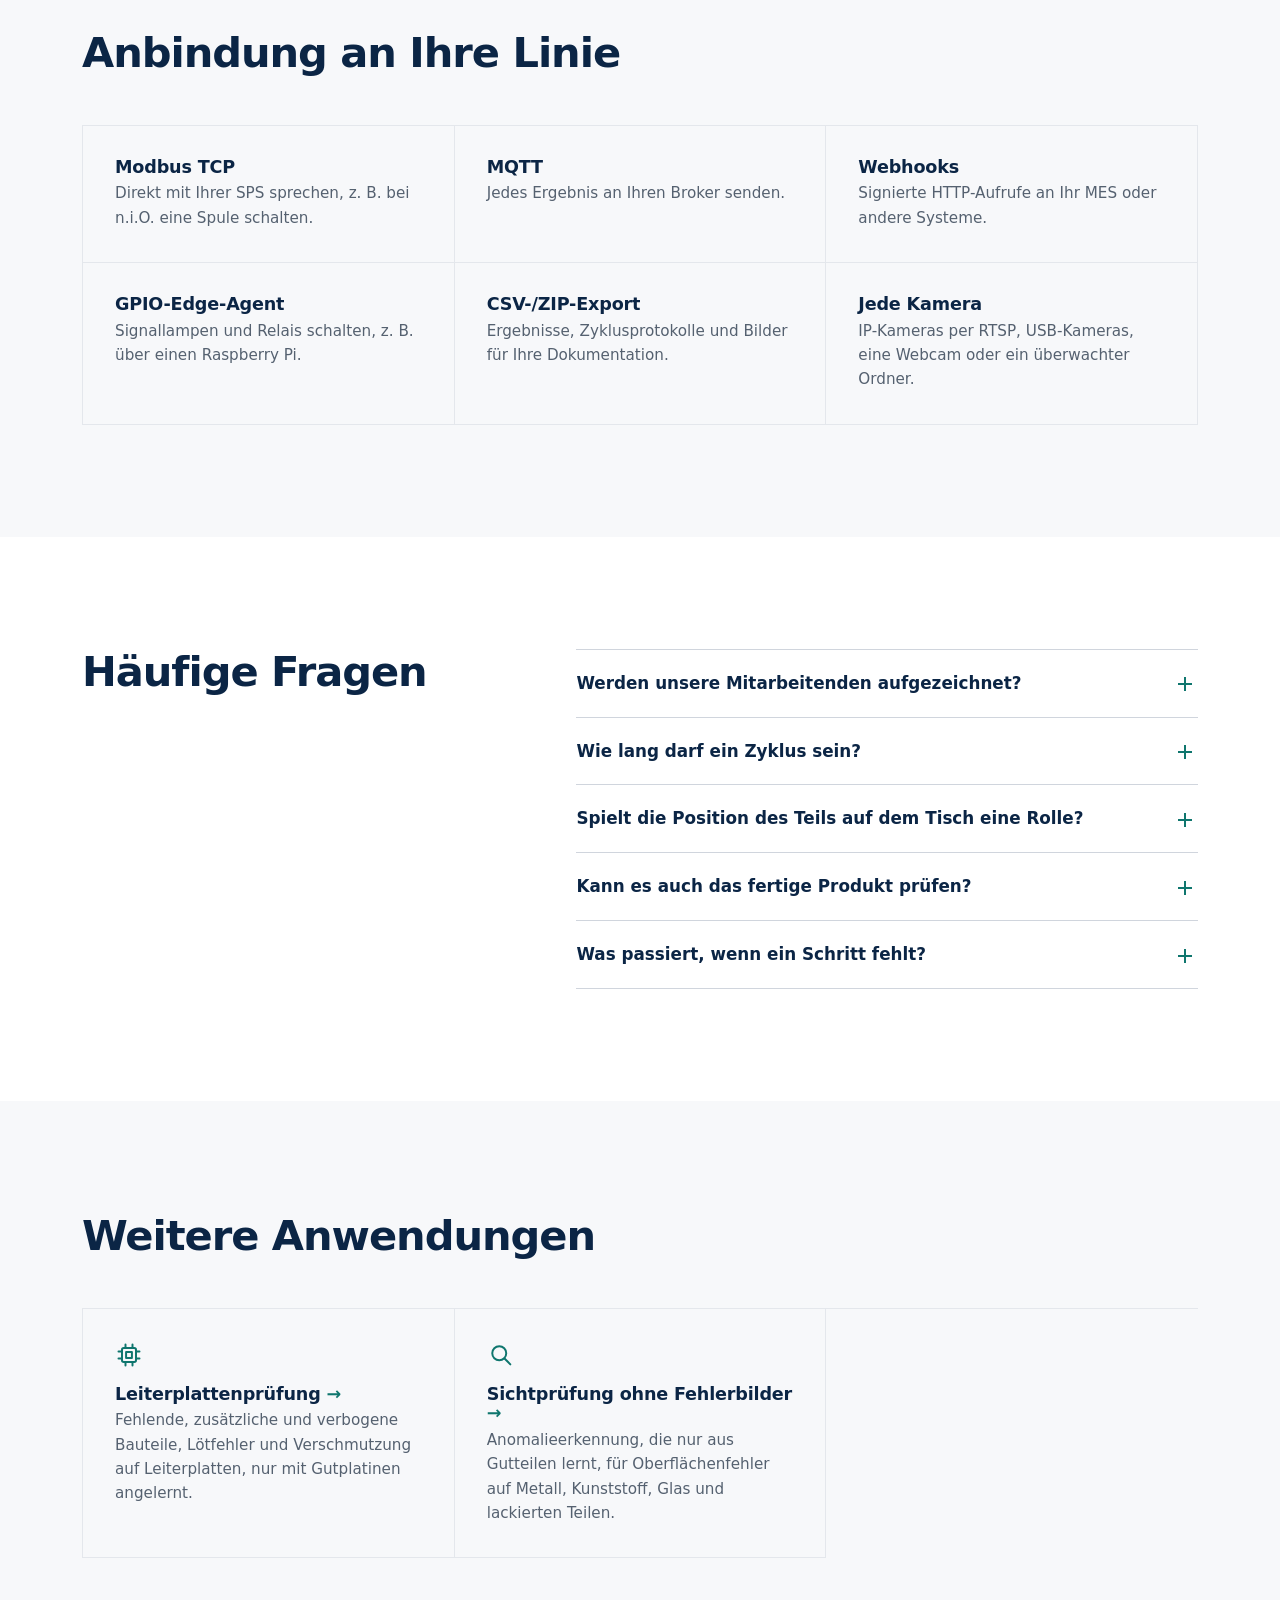
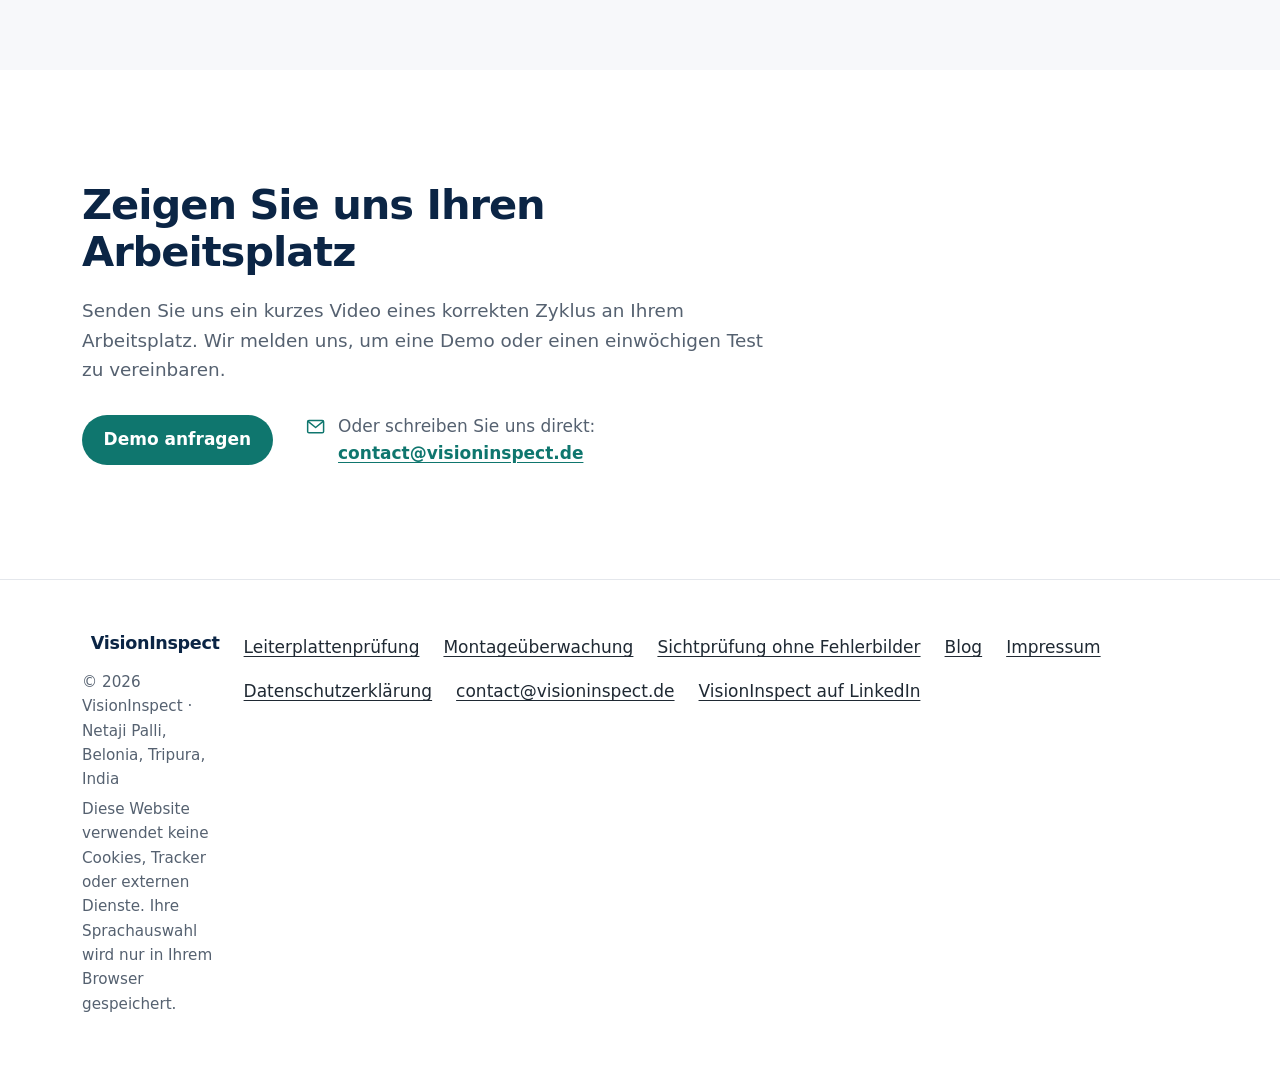
<file: de/montageueberwachung/index.html>
<!doctype html>
<html lang="de">
<head>
  <meta charset="utf-8">
  <meta name="viewport" content="width=device-width, initial-scale=1">
  <!-- seo:start (generated by tools/build.mjs, do not edit by hand) -->
  <title>Montageüberwachung an Handarbeitsplätzen mit KI | VisionInspect</title>
  <meta name="description" content="Kamerabasierte Prüfung an Montage- und Packplätzen: lernt die Arbeitsschritte aus einem korrekten Zyklus und meldet ausgelassene Schritte und falsche Reihenfolge.">
  <meta name="robots" content="index, follow, max-image-preview:large">
  <link rel="canonical" href="https://visioninspect.de/de/montageueberwachung/">
  <link rel="alternate" hreflang="en" href="https://visioninspect.de/assembly-monitoring/">
  <link rel="alternate" hreflang="de" href="https://visioninspect.de/de/montageueberwachung/">
  <link rel="alternate" hreflang="x-default" href="https://visioninspect.de/assembly-monitoring/">
  <meta property="og:type" content="website">
  <meta property="og:site_name" content="VisionInspect">
  <meta property="og:title" content="Montageüberwachung an Handarbeitsplätzen mit KI | VisionInspect">
  <meta property="og:description" content="Kamerabasierte Prüfung an Montage- und Packplätzen: lernt die Arbeitsschritte aus einem korrekten Zyklus und meldet ausgelassene Schritte und falsche Reihenfolge.">
  <meta property="og:url" content="https://visioninspect.de/de/montageueberwachung/">
  <meta property="og:image" content="https://visioninspect.de/img/og-image.png">
  <meta property="og:image:width" content="1200">
  <meta property="og:image:height" content="630">
  <meta property="og:image:alt" content="Montageüberwachung an Handarbeitsplätzen mit KI | VisionInspect">
  <meta property="og:locale" content="de_DE">
  <meta property="og:locale:alternate" content="en_US">
  <meta name="twitter:card" content="summary_large_image">
  <script type="application/ld+json">
  {
    "@context": "https://schema.org",
    "@graph": [
      {
        "@type": "Organization",
        "@id": "https://visioninspect.de/#organization",
        "name": "VisionInspect",
        "url": "https://visioninspect.de/",
        "logo": "https://visioninspect.de/img/logo-512.png",
        "email": "contact@visioninspect.de",
        "sameAs": [
          "https://www.linkedin.com/company/visioninspect"
        ],
        "address": {
          "@type": "PostalAddress",
          "streetAddress": "Netaji Palli",
          "addressLocality": "Belonia",
          "addressRegion": "Tripura",
          "addressCountry": "IN"
        },
        "contactPoint": {
          "@type": "ContactPoint",
          "contactType": "sales",
          "email": "contact@visioninspect.de",
          "availableLanguage": [
            "English",
            "German"
          ],
          "areaServed": "Worldwide"
        }
      },
      {
        "@type": "WebSite",
        "@id": "https://visioninspect.de/#website",
        "name": "VisionInspect",
        "url": "https://visioninspect.de/",
        "inLanguage": [
          "en",
          "de"
        ],
        "publisher": {
          "@id": "https://visioninspect.de/#organization"
        }
      },
      {
        "@type": "WebPage",
        "@id": "https://visioninspect.de/de/montageueberwachung/#webpage",
        "url": "https://visioninspect.de/de/montageueberwachung/",
        "name": "Montageüberwachung an Handarbeitsplätzen mit KI | VisionInspect",
        "description": "Kamerabasierte Prüfung an Montage- und Packplätzen: lernt die Arbeitsschritte aus einem korrekten Zyklus und meldet ausgelassene Schritte und falsche Reihenfolge.",
        "inLanguage": "de",
        "isPartOf": {
          "@id": "https://visioninspect.de/#website"
        },
        "about": {
          "@id": "https://visioninspect.de/#software"
        },
        "breadcrumb": {
          "@id": "https://visioninspect.de/de/montageueberwachung/#breadcrumb"
        }
      },
      {
        "@type": "BreadcrumbList",
        "@id": "https://visioninspect.de/de/montageueberwachung/#breadcrumb",
        "itemListElement": [
          {
            "@type": "ListItem",
            "position": 1,
            "name": "Startseite",
            "item": "https://visioninspect.de/de/"
          },
          {
            "@type": "ListItem",
            "position": 2,
            "name": "Montageüberwachung",
            "item": "https://visioninspect.de/de/montageueberwachung/"
          }
        ]
      },
      {
        "@type": "FAQPage",
        "@id": "https://visioninspect.de/de/montageueberwachung/#faq",
        "inLanguage": "de",
        "mainEntity": [
          {
            "@type": "Question",
            "name": "Werden unsere Mitarbeitenden aufgezeichnet?",
            "acceptedAnswer": {
              "@type": "Answer",
              "text": "VisionInspect wertet das Kamerabild aus, um die Arbeitsschritte zu prüfen. Alles bleibt auf Ihrem eigenen PC, Sie legen fest, wie lange Bilder und Ergebnisse gespeichert werden, und Rollen regeln, wer was sehen darf. Den Kameraeinsatz am Arbeitsplatz sollten Sie vorab mit Betriebsrat und Datenschutzbeauftragten abstimmen."
            }
          },
          {
            "@type": "Question",
            "name": "Wie lang darf ein Zyklus sein?",
            "acceptedAnswer": {
              "@type": "Answer",
              "text": "Getestet wurde mit Zyklen von 5 Minuten; längere sind möglich."
            }
          },
          {
            "@type": "Question",
            "name": "Spielt die Position des Teils auf dem Tisch eine Rolle?",
            "acceptedAnswer": {
              "@type": "Answer",
              "text": "Nicht unbedingt. VisionInspect kann einem Objekt folgen, etwa dem Karton, der gepackt wird, sodass die Schritte erkannt werden, wo auch immer er steht."
            }
          },
          {
            "@type": "Question",
            "name": "Kann es auch das fertige Produkt prüfen?",
            "acceptedAnswer": {
              "@type": "Answer",
              "text": "Ja. Das Modul Industrielle Prüfung in derselben App prüft fertige Teile gegen Gutteile und markiert jede Abweichung."
            }
          },
          {
            "@type": "Question",
            "name": "Was passiert, wenn ein Schritt fehlt?",
            "acceptedAnswer": {
              "@type": "Answer",
              "text": "Der Zyklus wird markiert und protokolliert. Über Modbus TCP, MQTT, Webhooks oder den GPIO-Edge-Agent können Sie Ihre SPS oder Ihr MES informieren oder eine Signallampe schalten."
            }
          }
        ]
      }
    ]
  }
  </script>
  <!-- seo:end -->
  <meta name="theme-color" content="#ffffff">
  <link rel="icon" href="/img/favicon.svg" type="image/svg+xml">
  <link rel="stylesheet" href="/css/styles.css">
</head>
<body>
  <svg xmlns="http://www.w3.org/2000/svg" class="sprite" aria-hidden="true" focusable="false">
    <defs>
      <symbol id="i-logo" viewBox="0 0 700 700"><g fill="none" stroke-linecap="round" stroke-linejoin="round"><path stroke="#0b2545" stroke-width="32" d="M56 202V128a72 72 0 0 1 72-72h72M500 56h72a72 72 0 0 1 72 72v74M56 498v74a72 72 0 0 0 72 72h72M500 644h72a72 72 0 0 0 72-72v-74M156 362l194 93 194-93M156 448l194 93 194-93"/><path fill="#0f766e" stroke="#0f766e" stroke-width="14" d="M350 154l199 96-199 103-199-103z"/><path stroke="#fff" stroke-width="28" d="M310 254l30 31 60-67"/></g></symbol>
      <symbol id="i-check" viewBox="0 0 24 24"><path d="M5 12.5l4.5 4.5L19 7.5"/></symbol>
      <symbol id="i-camera" viewBox="0 0 24 24"><path d="M4 8h3l2-3h6l2 3h3v11H4z"/><circle cx="12" cy="13" r="3.5"/></symbol>
      <symbol id="i-align" viewBox="0 0 24 24"><rect x="4" y="4" width="10" height="10" rx="1"/><rect x="10" y="10" width="10" height="10" rx="1" stroke-dasharray="2.5 2"/></symbol>
      <symbol id="i-gauge" viewBox="0 0 24 24"><path d="M4 16a8 8 0 0 1 16 0"/><path d="M12 16l4-5"/><path d="M3 20h18"/></symbol>
      <symbol id="i-compare" viewBox="0 0 24 24"><rect x="3" y="5" width="8" height="14" rx="1"/><rect x="13" y="5" width="8" height="14" rx="1"/><path d="M15 9l4 4M19 9l-4 4"/></symbol>
      <symbol id="i-folder" viewBox="0 0 24 24"><path d="M3 6h6l2 2h10v11H3z"/></symbol>
      <symbol id="i-search" viewBox="0 0 24 24"><circle cx="10.5" cy="10.5" r="6"/><path d="M15 15l5 5"/></symbol>
      <symbol id="i-alert" viewBox="0 0 24 24"><path d="M12 3l9.5 17h-19z"/><path d="M12 10v4M12 17v.5"/></symbol>
      <symbol id="i-list" viewBox="0 0 24 24"><path d="M9 6h11M9 12h11M9 18h11"/><path d="M4 6h1M4 12h1M4 18h1"/></symbol>
      <symbol id="i-replay" viewBox="0 0 24 24"><path d="M4 12a8 8 0 1 0 2.5-5.8"/><path d="M4 4v4h4"/><path d="M10.5 9.5l4 2.5-4 2.5z"/></symbol>
      <symbol id="i-target" viewBox="0 0 24 24"><circle cx="12" cy="12" r="8"/><circle cx="12" cy="12" r="3"/><path d="M12 2v3M12 19v3M2 12h3M19 12h3"/></symbol>
      <symbol id="i-wizard" viewBox="0 0 24 24"><circle cx="5" cy="12" r="2"/><circle cx="12" cy="12" r="2"/><circle cx="19" cy="12" r="2"/><path d="M7 12h3M14 12h3"/></symbol>
      <symbol id="i-sliders" viewBox="0 0 24 24"><path d="M4 7h16M4 17h16"/><circle cx="9" cy="7" r="2" fill="#fff"/><circle cx="15" cy="17" r="2" fill="#fff"/><path d="M4 2l16 20" /></symbol>
      <symbol id="i-limit" viewBox="0 0 24 24"><path d="M3 18h18"/><path d="M3 10h18" stroke-dasharray="3 2"/><path d="M6 18V13M10 18v-9M14 18v-4M18 18V6"/></symbol>
      <symbol id="i-zone" viewBox="0 0 24 24"><rect x="3" y="3" width="18" height="18" rx="2"/><rect x="7" y="7" width="7" height="6" stroke-dasharray="2 1.5"/></symbol>
      <symbol id="i-teach" viewBox="0 0 24 24"><path d="M4 12.5l4 4L18 6.5"/><path d="M14 18h6M17 15v6"/></symbol>
      <symbol id="i-webhook" viewBox="0 0 24 24"><path d="M10 6a3 3 0 1 1 3.5 3L9 17"/><circle cx="8" cy="18" r="2"/><path d="M16 18h-5"/><circle cx="18" cy="18" r="2"/><path d="M6 14a3 3 0 1 0 2 4"/></symbol>
      <symbol id="i-mqtt" viewBox="0 0 24 24"><circle cx="5" cy="19" r="1.5"/><path d="M4 13a7 7 0 0 1 7 7"/><path d="M4 7a13 13 0 0 1 13 13"/></symbol>
      <symbol id="i-plc" viewBox="0 0 24 24"><rect x="4" y="3" width="16" height="18" rx="1.5"/><path d="M8 7h8M8 11h2M14 11h2M8 15h2M14 15h2"/></symbol>
      <symbol id="i-gpio" viewBox="0 0 24 24"><path d="M9 18h6M10 21h4"/><path d="M12 3a6 6 0 0 0-3.5 10.9V16h7v-2.1A6 6 0 0 0 12 3z"/></symbol>
      <symbol id="i-export" viewBox="0 0 24 24"><path d="M6 3h8l4 4v14H6z"/><path d="M12 10v7M9 14l3 3 3-3"/></symbol>
      <symbol id="i-chip" viewBox="0 0 24 24"><rect x="6" y="6" width="12" height="12" rx="1.5"/><rect x="9.5" y="9.5" width="5" height="5"/><path d="M9 3v3M15 3v3M9 18v3M15 18v3M3 9h3M3 15h3M18 9h3M18 15h3"/></symbol>
      <symbol id="i-box" viewBox="0 0 24 24"><path d="M3 7.5L12 3l9 4.5v9L12 21l-9-4.5z"/><path d="M3 7.5l9 4.5 9-4.5M12 12v9"/></symbol>
      <symbol id="i-rules" viewBox="0 0 24 24"><rect x="3" y="4" width="7" height="6" rx="1"/><rect x="14" y="14" width="7" height="6" rx="1"/><path d="M6.5 10v7H14"/><path d="M11.5 14.5L14 17l-2.5 2.5"/></symbol>
      <symbol id="i-server" viewBox="0 0 24 24"><rect x="4" y="4" width="16" height="7" rx="1"/><rect x="4" y="13" width="16" height="7" rx="1"/><path d="M8 7.5h.5M8 16.5h.5"/></symbol>
      <symbol id="i-offline" viewBox="0 0 24 24"><path d="M2 8.5a15 15 0 0 1 20 0M5.5 12a10 10 0 0 1 13 0M9 15.5a5 5 0 0 1 6 0"/><circle cx="12" cy="19" r="1"/><path d="M3 3l18 18"/></symbol>
      <symbol id="i-cloud" viewBox="0 0 24 24"><path d="M7 18a4 4 0 0 1-.5-8 6 6 0 0 1 11.5 1.5A3.3 3.3 0 0 1 17.5 18z"/></symbol>
      <symbol id="i-users" viewBox="0 0 24 24"><circle cx="9" cy="8" r="3.5"/><path d="M2.5 20a6.5 6.5 0 0 1 13 0"/><path d="M16 4.5a3.5 3.5 0 0 1 0 7M18 14a6.5 6.5 0 0 1 3.5 6"/></symbol>
      <symbol id="i-clock" viewBox="0 0 24 24"><circle cx="12" cy="12" r="9"/><path d="M12 7v5l3 2"/></symbol>
      <symbol id="i-backup" viewBox="0 0 24 24"><ellipse cx="12" cy="6" rx="8" ry="3"/><path d="M4 6v12c0 1.7 3.6 3 8 3s8-1.3 8-3V6"/><path d="M4 12c0 1.7 3.6 3 8 3s8-1.3 8-3"/></symbol>
      <symbol id="i-key" viewBox="0 0 24 24"><circle cx="8" cy="15" r="4.5"/><path d="M11.5 12L20 3.5M16 7.5l3 3"/></symbol>
      <symbol id="i-budget" viewBox="0 0 24 24"><circle cx="12" cy="12" r="9"/><path d="M15 9c-.5-1-1.6-1.5-3-1.5-1.7 0-3 .8-3 2.2 0 3.3 6 1.6 6 4.6 0 1.4-1.3 2.2-3 2.2-1.4 0-2.5-.5-3-1.5M12 6v1.5M12 16.5V18"/></symbol>
      <symbol id="i-chat" viewBox="0 0 24 24"><path d="M4 5h16v11H9l-5 4z"/><path d="M8 9.5h8M8 12.5h5"/></symbol>
      <symbol id="i-image" viewBox="0 0 24 24"><rect x="3" y="4" width="18" height="16" rx="1.5"/><circle cx="9" cy="10" r="2"/><path d="M21 16l-5-5-9 9"/></symbol>
      <symbol id="i-power" viewBox="0 0 24 24"><path d="M12 3v9"/><path d="M6.5 6.5a8 8 0 1 0 11 0"/></symbol>
      <symbol id="i-chev-l" viewBox="0 0 24 24"><path d="M15 5l-7 7 7 7"/></symbol>
      <symbol id="i-chev-r" viewBox="0 0 24 24"><path d="M9 5l7 7-7 7"/></symbol>
      <symbol id="i-pause" viewBox="0 0 24 24"><path d="M9 6v12M15 6v12"/></symbol>
      <symbol id="i-play" viewBox="0 0 24 24"><path d="M8 5.5v13l10.5-6.5z"/></symbol>
      <symbol id="i-menu" viewBox="0 0 24 24"><path d="M4 7h16M4 12h16M4 17h16"/></symbol>
      <symbol id="i-mail" viewBox="0 0 24 24"><rect x="3" y="5" width="18" height="14" rx="1.5"/><path d="M3.5 6l8.5 7 8.5-7"/></symbol>
    </defs>
  </svg>

  <a class="skip-link" href="#main">Zum Inhalt springen</a>

  <header class="site-header">
    <div class="container header-inner">
      <a class="brand" href="/de/">
        <svg class="brand-logo" aria-hidden="true"><use href="#i-logo"/></svg>
        <span>VisionInspect</span>
      </a>

      <nav id="site-nav" class="site-nav" aria-label="Hauptnavigation">
        <ul>
          <li><a href="/de/leiterplatten-pruefung/">Leiterplattenprüfung</a></li>
          <li><a href="/de/montageueberwachung/" aria-current="page">Montageüberwachung</a></li>
          <li><a href="/de/sichtpruefung-ohne-fehlerbilder/">Ohne Fehlerbilder</a></li>
          <li class="nav-faq"><a href="/de/#faq">FAQ</a></li>
          <li><a href="/de/blog/">Blog</a></li>
          <li class="nav-contact"><a href="/de/#contact">Kontakt</a></li>
        </ul>
      </nav>

      <div class="lang-switch" role="group" aria-label="Sprache">
        <a href="/assembly-monitoring/" hreflang="en" lang="en" data-lang-link="en">EN</a>
        <a href="/de/montageueberwachung/" hreflang="de" lang="de" data-lang-link="de" aria-current="true">DE</a>
      </div>

      <a class="btn btn-primary btn-sm header-cta" href="/de/#contact">Demo anfragen</a>

      <button class="nav-toggle" type="button" aria-expanded="false" aria-controls="site-nav">
        <svg class="icon" aria-hidden="true"><use href="#i-menu"/></svg>
        <span>Menü</span>
      </button>
    </div>
  </header>

  <main id="main" tabindex="-1">
    <section class="hero page-hero" aria-labelledby="page-title">
      <div class="container">
        <nav class="breadcrumbs" aria-label="Brotkrumen-Navigation">
          <ol>
            <li><a href="/de/">Startseite</a></li>
            <li><span aria-current="page">Montageüberwachung</span></li>
          </ol>
        </nav>
        <p class="eyebrow">Montageüberwachung an Handarbeitsplätzen</p>
        <h1 id="page-title">Ausgelassene Montageschritte direkt am Arbeitsplatz erkennen</h1>
        <p class="lead">VisionInspect beobachtet manuelle Montage- und Packplätze über eine Kamera. Es lernt die richtige Arbeitsfolge aus einem einzigen aufgezeichneten Zyklus und meldet ausgelassene Schritte, falsche Reihenfolge und zu lange oder zu kurze Zykluszeiten, live, solange das Teil noch am Arbeitsplatz ist.</p>
        <div class="cta-row">
          <a class="btn btn-primary" href="/de/#contact">Demo anfragen</a>
          <a class="btn btn-link" href="mailto:contact@visioninspect.de">contact@visioninspect.de</a>
        </div>
        <ul class="fact-strip">
          <li><svg class="icon" aria-hidden="true"><use href="#i-check"/></svg><span>Lernt aus einem korrekten Zyklus</span></li>
          <li><svg class="icon" aria-hidden="true"><use href="#i-check"/></svg><span>Live-Prüfung per Kamera</span></li>
          <li><svg class="icon" aria-hidden="true"><use href="#i-check"/></svg><span>Jeder Zyklus protokolliert</span></li>
          <li><svg class="icon" aria-hidden="true"><use href="#i-check"/></svg><span>Läuft offline</span></li>
        </ul>
      </div>
    </section>

    <section class="section section-alt" aria-labelledby="s1">
      <div class="container">
        <header class="section-head"><h2 id="s1">Warum Schritte ausgelassen werden</h2></header>
        <div class="prose"><p>Manuelle Montage lebt davon, dass Menschen Zyklus für Zyklus dieselben Schritte in derselben Reihenfolge ausführen. Am Ende einer langen Schicht, unter Zeitdruck oder bei neuen Kolleginnen und Kollegen fällt ein Schritt weg: ein Teil nicht eingelegt, ein Etikett nicht aufgeklebt, eine Anleitung nicht beigepackt. Oft merkt es erst der Kunde.</p><p>VisionInspect prüft jeden Zyklus per Kamera. Ein vergessener Schritt fällt am Arbeitsplatz auf, nicht erst in der Reklamation.</p></div>
      </div>
    </section>

    <section class="section" aria-labelledby="s2">
      <div class="container">
        <header class="section-head"><h2 id="s2">Was erkannt wird</h2></header>
        <ul class="tiles"><li><h3>Ausgelassene Schritte</h3><p>Ein Schritt der Arbeitsfolge wurde nicht ausgeführt.</p></li><li><h3>Falsche Reihenfolge</h3><p>Schritte wurden in anderer Reihenfolge als angelernt ausgeführt.</p></li><li><h3>Wiederholte Schritte</h3><p>Ein Schritt wurde mehrfach ausgeführt.</p></li><li><h3>Zu kurze oder zu lange Schritte</h3><p>Ein Schritt dauerte deutlich kürzer oder länger als erwartet.</p></li><li><h3>Leerlaufzeit</h3><p>Zeit im Zyklus, in der nichts passiert ist.</p></li><li><h3>Zykluszeit gegen Sollzeit</h3><p>Jeder Zyklus wird mit seiner Zeit gegen die Sollzeit protokolliert, mit CSV-Export.</p></li></ul>
      </div>
    </section>

    <section class="section section-alt" aria-labelledby="s3">
      <div class="container">
        <header class="section-head"><h2 id="s3">So funktioniert es</h2></header>
        <ol class="page-steps"><li><span class="step-num">01</span><div><h3>Einen korrekten Zyklus aufnehmen</h3><p>Ein Video der richtig ausgeführten Arbeit hochladen.</p></div></li><li><span class="step-num">02</span><div><h3>Schritte markieren</h3><p>Auf der Zeitleiste markieren, wo jeder Schritt beginnt und endet.</p></div></li><li><span class="step-num">03</span><div><h3>Auf „Lernen“ klicken</h3><p>VisionInspect lernt die Schritte und spielt das Anlernvideo danach selbst ab, um das Gelernte zu prüfen.</p></div></li><li><span class="step-num">04</span><div><h3>Live betreiben</h3><p>Kamera auf den Arbeitsplatz richten. Jeder Zyklus wird geprüft und protokolliert.</p></div></li></ol>
      </div>
    </section>

    <section class="section" aria-labelledby="s4">
      <div class="container">
        <header class="section-head"><h2 id="s4">Prüft die Arbeit, statt sie anzuleiten</h2></header>
        <div class="prose"><p>Werkerführungssysteme sagen dem Werker, was als Nächstes zu tun ist. VisionInspect macht etwas anderes: Es beobachtet, was tatsächlich getan wurde, und meldet Abweichungen von der angelernten Arbeitsfolge. Bis auf eine Kamera über dem Arbeitsplatz bleibt der Arbeitsplatz, wie er ist.</p><p>Es kann außerdem einem Objekt folgen, etwa dem Karton, der gepackt wird, sodass dessen genaue Position auf dem Tisch keine Rolle spielt. Getestet wurde mit Zyklen von 5 Minuten; längere sind möglich.</p></div>
      </div>
    </section>

    <section class="section section-alt" aria-labelledby="s5">
      <div class="container">
        <header class="section-head"><h2 id="s5">Anbindung an Ihre Linie</h2></header>
        <ul class="tiles"><li><h3>Modbus TCP</h3><p>Direkt mit Ihrer SPS sprechen, z. B. bei n.i.O. eine Spule schalten.</p></li><li><h3>MQTT</h3><p>Jedes Ergebnis an Ihren Broker senden.</p></li><li><h3>Webhooks</h3><p>Signierte HTTP-Aufrufe an Ihr MES oder andere Systeme.</p></li><li><h3>GPIO-Edge-Agent</h3><p>Signallampen und Relais schalten, z. B. über einen Raspberry Pi.</p></li><li><h3>CSV-/ZIP-Export</h3><p>Ergebnisse, Zyklusprotokolle und Bilder für Ihre Dokumentation.</p></li><li><h3>Jede Kamera</h3><p>IP-Kameras per RTSP, USB-Kameras, eine Webcam oder ein überwachter Ordner.</p></li></ul>
      </div>
    </section>

    <section class="section" id="faq" aria-labelledby="faq-title">
      <div class="container split">
        <header class="split-head"><h2 id="faq-title">Häufige Fragen</h2></header>
        <div class="faq">
          <details><summary>Werden unsere Mitarbeitenden aufgezeichnet?</summary><p>VisionInspect wertet das Kamerabild aus, um die Arbeitsschritte zu prüfen. Alles bleibt auf Ihrem eigenen PC, Sie legen fest, wie lange Bilder und Ergebnisse gespeichert werden, und Rollen regeln, wer was sehen darf. Den Kameraeinsatz am Arbeitsplatz sollten Sie vorab mit Betriebsrat und Datenschutzbeauftragten abstimmen.</p></details>
          <details><summary>Wie lang darf ein Zyklus sein?</summary><p>Getestet wurde mit Zyklen von 5 Minuten; längere sind möglich.</p></details>
          <details><summary>Spielt die Position des Teils auf dem Tisch eine Rolle?</summary><p>Nicht unbedingt. VisionInspect kann einem Objekt folgen, etwa dem Karton, der gepackt wird, sodass die Schritte erkannt werden, wo auch immer er steht.</p></details>
          <details><summary>Kann es auch das fertige Produkt prüfen?</summary><p>Ja. Das Modul Industrielle Prüfung in derselben App prüft fertige Teile gegen Gutteile und markiert jede Abweichung.</p></details>
          <details><summary>Was passiert, wenn ein Schritt fehlt?</summary><p>Der Zyklus wird markiert und protokolliert. Über Modbus TCP, MQTT, Webhooks oder den GPIO-Edge-Agent können Sie Ihre SPS oder Ihr MES informieren oder eine Signallampe schalten.</p></details>
        </div>
      </div>
    </section>

    <section class="section section-alt" aria-labelledby="related-title">
      <div class="container">
        <header class="section-head"><h2 id="related-title">Weitere Anwendungen</h2></header>
        <ul class="tiles tiles-related">
          <li><svg class="icon" aria-hidden="true"><use href="#i-chip"/></svg><h3><a href="/de/leiterplatten-pruefung/">Leiterplattenprüfung</a></h3><p>Fehlende, zusätzliche und verbogene Bauteile, Lötfehler und Verschmutzung auf Leiterplatten, nur mit Gutplatinen angelernt.</p></li>
          <li><svg class="icon" aria-hidden="true"><use href="#i-search"/></svg><h3><a href="/de/sichtpruefung-ohne-fehlerbilder/">Sichtprüfung ohne Fehlerbilder</a></h3><p>Anomalieerkennung, die nur aus Gutteilen lernt, für Oberflächenfehler auf Metall, Kunststoff, Glas und lackierten Teilen.</p></li>
        </ul>
      </div>
    </section>

    <section class="section page-cta" aria-labelledby="cta-title">
      <div class="container">
        <h2 id="cta-title">Zeigen Sie uns Ihren Arbeitsplatz</h2>
        <p class="lead">Senden Sie uns ein kurzes Video eines korrekten Zyklus an Ihrem Arbeitsplatz. Wir melden uns, um eine Demo oder einen einwöchigen Test zu vereinbaren.</p>
        <div class="cta-row">
          <a class="btn btn-primary" href="/de/#contact">Demo anfragen</a>
          <p class="contact-direct"><svg class="icon" aria-hidden="true"><use href="#i-mail"/></svg><span>Oder schreiben Sie uns direkt:<br><a href="mailto:contact@visioninspect.de">contact@visioninspect.de</a></span></p>
        </div>
      </div>
    </section>
  </main>

  <footer class="site-footer">
    <div class="container footer-inner">
      <div>
        <p class="brand brand-footer">
          <svg class="brand-logo" aria-hidden="true"><use href="#i-logo"/></svg>
          <span>VisionInspect</span>
        </p>
        <p class="muted">&copy; 2026 VisionInspect &middot; Netaji Palli, Belonia, Tripura, India</p>
        <p class="muted">Diese Website verwendet keine Cookies, Tracker oder externen Dienste. Ihre Sprachauswahl wird nur in Ihrem Browser gespeichert.</p>
      </div>
      <ul class="footer-links">
        <li><a href="/de/leiterplatten-pruefung/">Leiterplattenprüfung</a></li>
        <li><a href="/de/montageueberwachung/">Montageüberwachung</a></li>
        <li><a href="/de/sichtpruefung-ohne-fehlerbilder/">Sichtprüfung ohne Fehlerbilder</a></li>
        <li><a href="/de/blog/">Blog</a></li>
        <li><a href="/imprint.html">Impressum</a></li>
        <li><a href="/privacy.html">Datenschutzerklärung</a></li>
        <li><a href="mailto:contact@visioninspect.de">contact@visioninspect.de</a></li>
        <li><a href="https://www.linkedin.com/company/visioninspect" rel="me noopener">VisionInspect auf LinkedIn</a></li>
      </ul>
    </div>
  </footer>

  <script src="/js/page.js" defer></script>
</body>
</html>
</file>
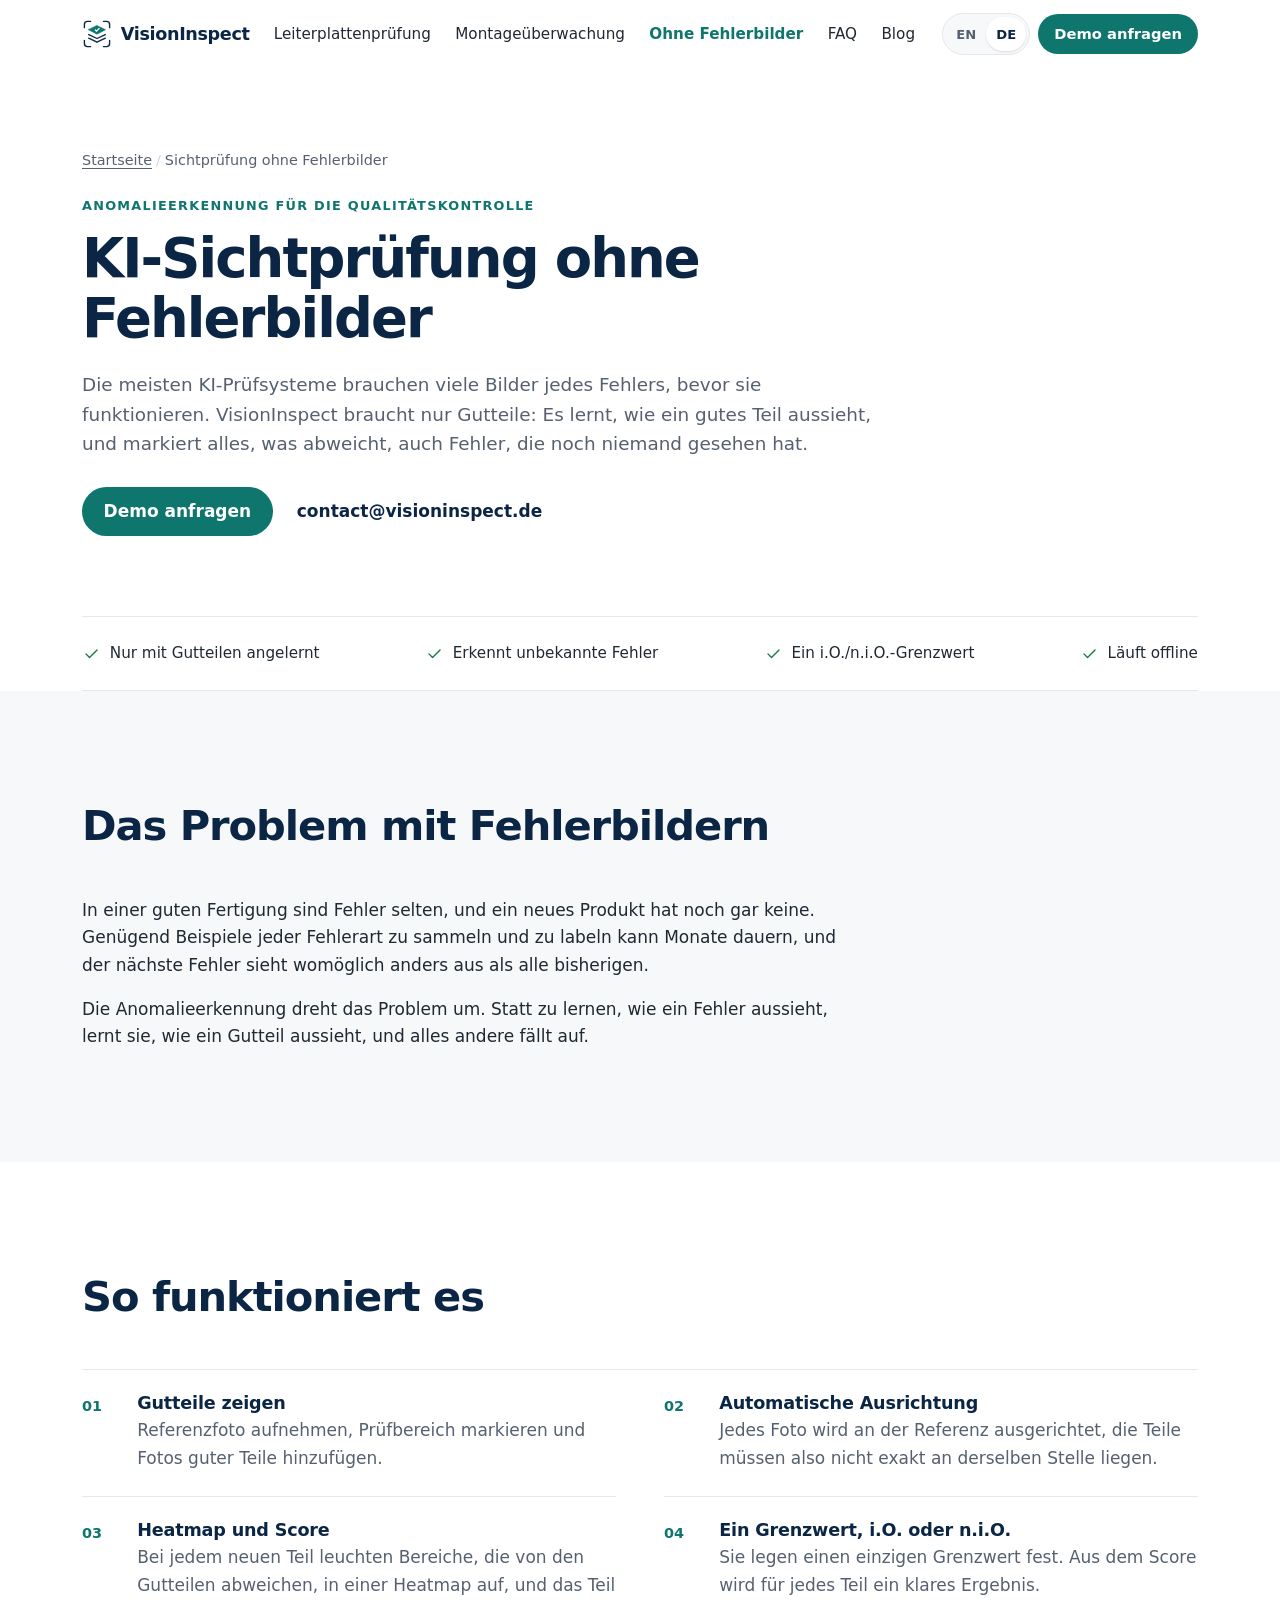
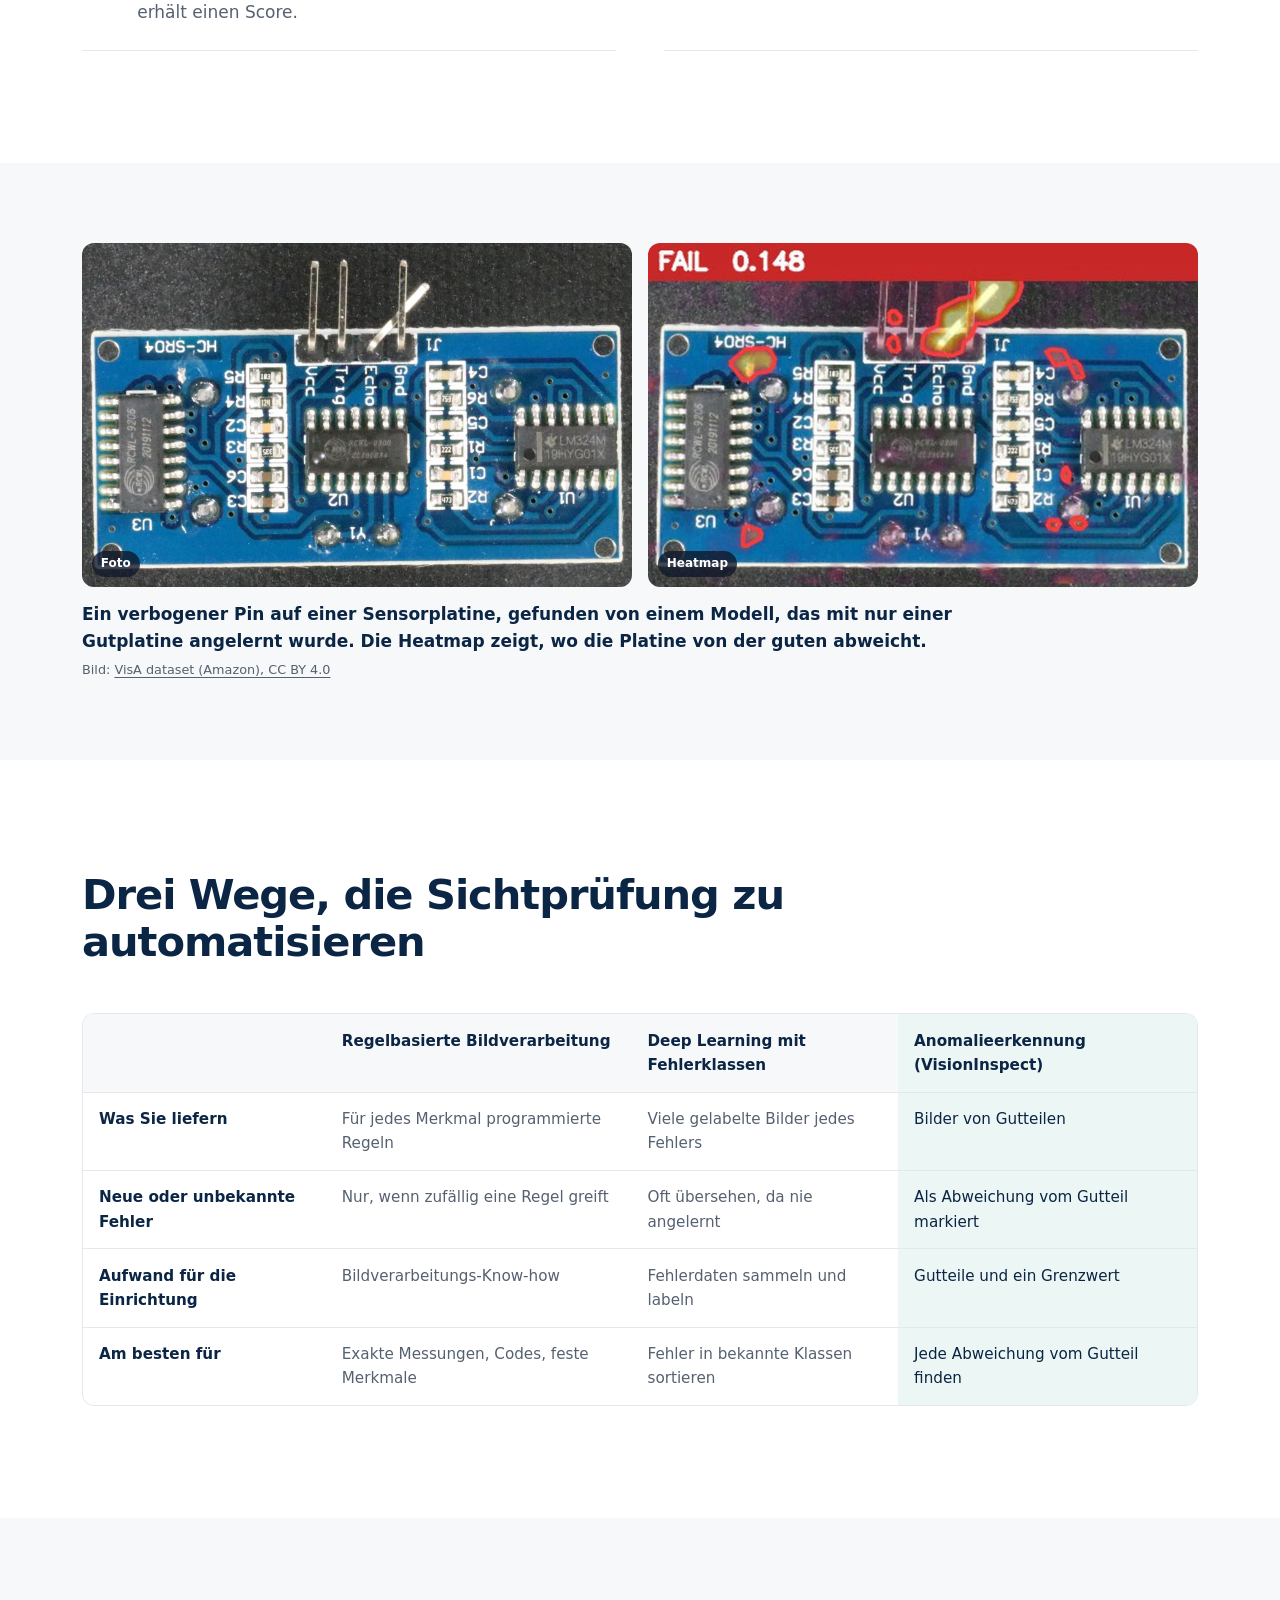
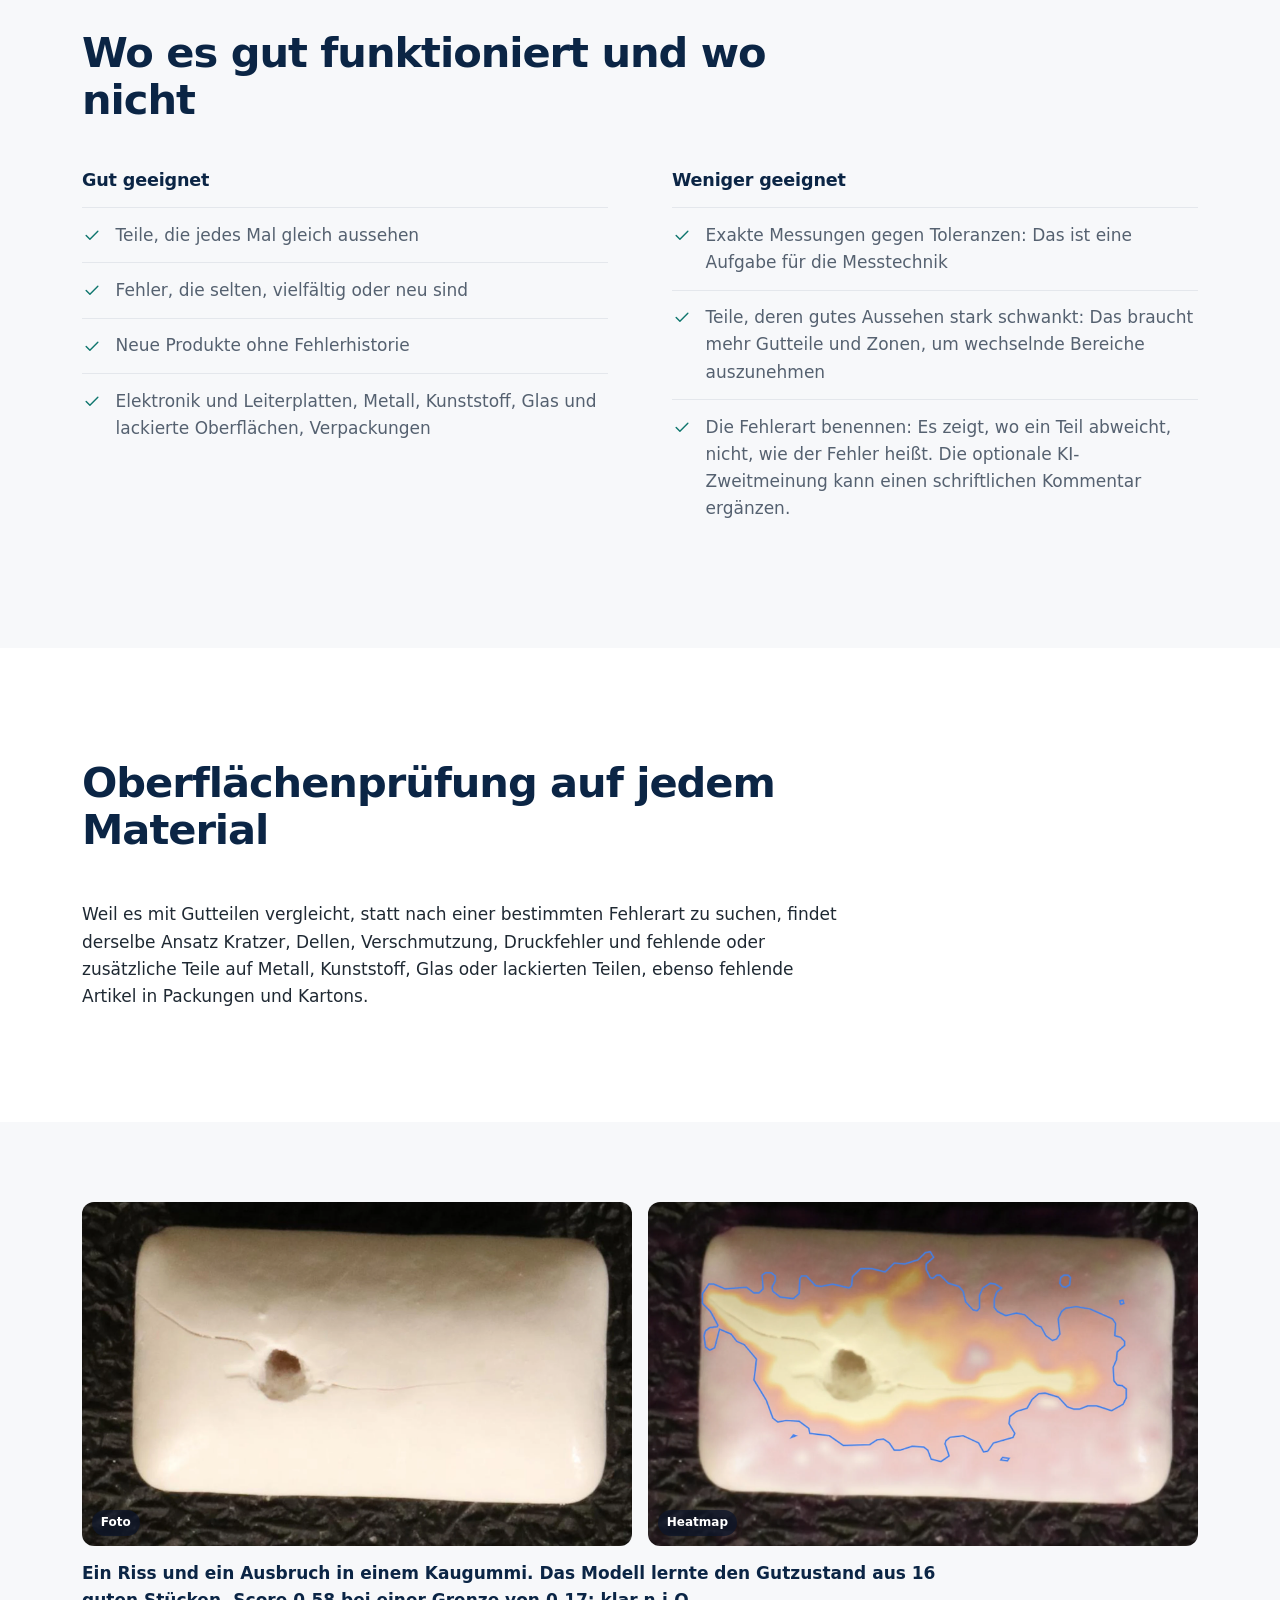
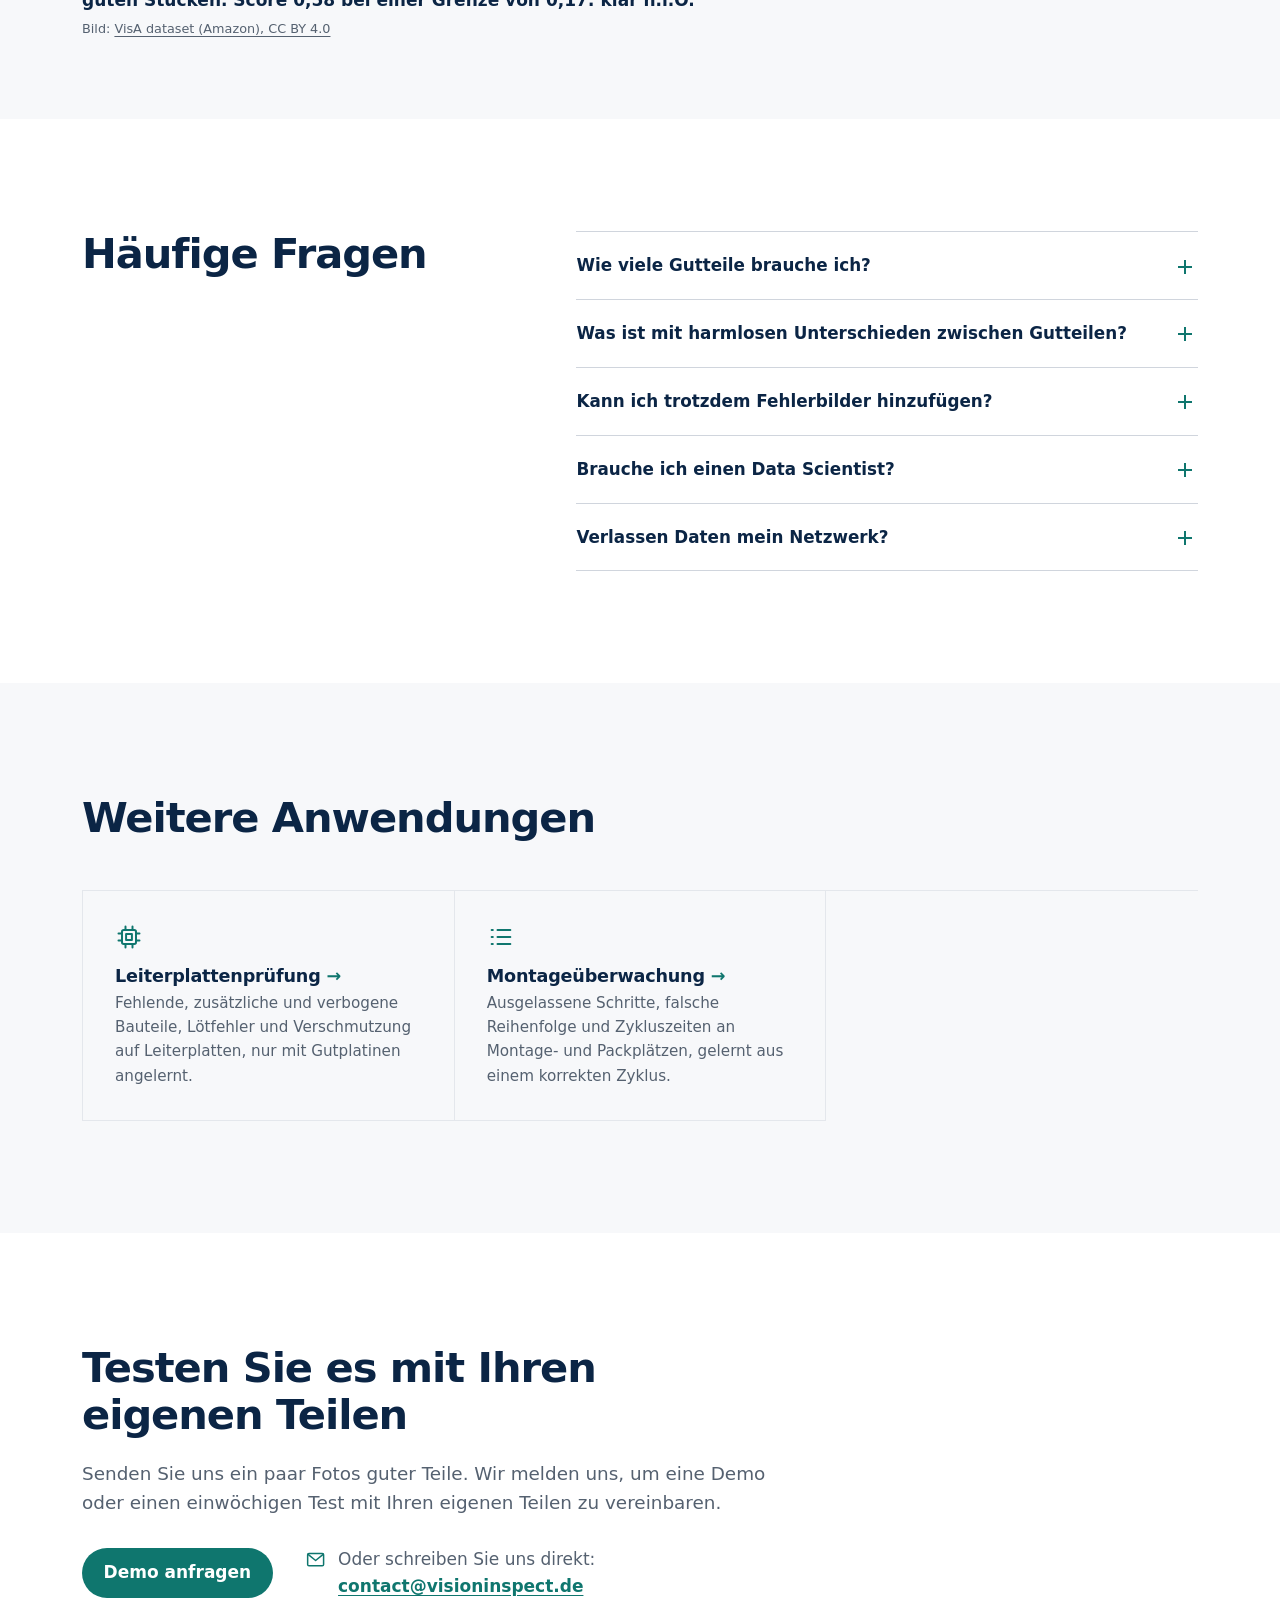
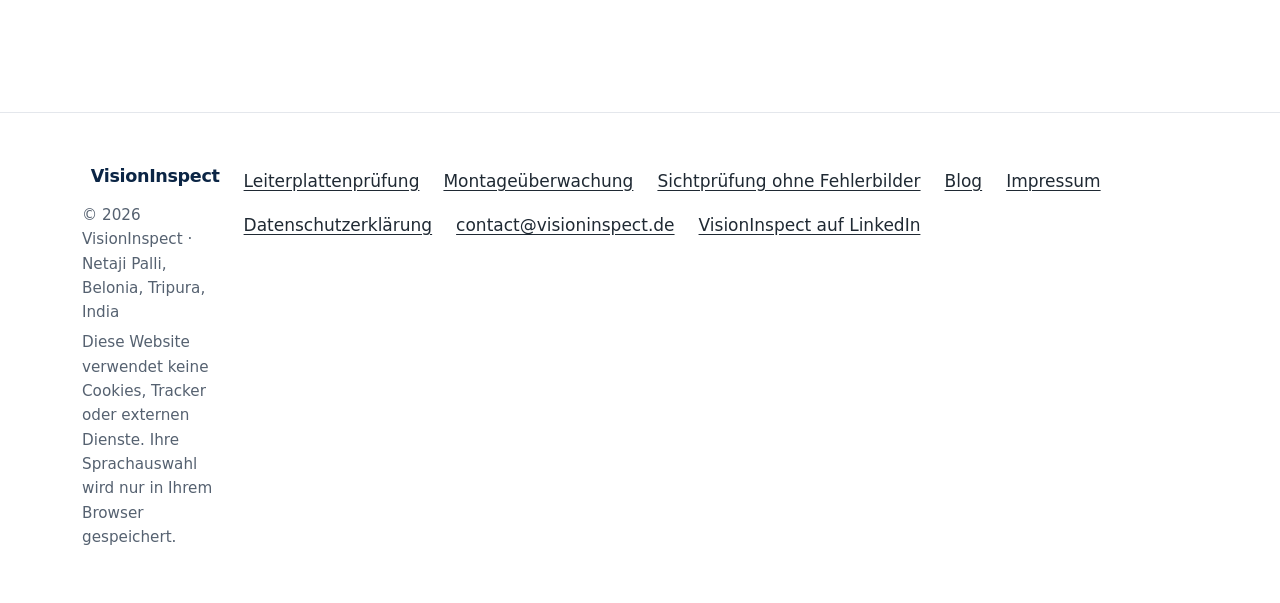
<file: de/sichtpruefung-ohne-fehlerbilder/index.html>
<!doctype html>
<html lang="de">
<head>
  <meta charset="utf-8">
  <meta name="viewport" content="width=device-width, initial-scale=1">
  <!-- seo:start (generated by tools/build.mjs, do not edit by hand) -->
  <title>KI-Sichtprüfung ohne Fehlerbilder | VisionInspect</title>
  <meta name="description" content="KI-Sichtprüfung, die nur aus Gutteilen lernt. Die Anomalieerkennung findet Kratzer, Verschmutzung und unbekannte Fehler, ohne dass Sie Fehlerbilder sammeln müssen.">
  <meta name="robots" content="index, follow, max-image-preview:large">
  <link rel="canonical" href="https://visioninspect.de/de/sichtpruefung-ohne-fehlerbilder/">
  <link rel="alternate" hreflang="en" href="https://visioninspect.de/visual-inspection-without-defect-images/">
  <link rel="alternate" hreflang="de" href="https://visioninspect.de/de/sichtpruefung-ohne-fehlerbilder/">
  <link rel="alternate" hreflang="x-default" href="https://visioninspect.de/visual-inspection-without-defect-images/">
  <meta property="og:type" content="website">
  <meta property="og:site_name" content="VisionInspect">
  <meta property="og:title" content="KI-Sichtprüfung ohne Fehlerbilder | VisionInspect">
  <meta property="og:description" content="KI-Sichtprüfung, die nur aus Gutteilen lernt. Die Anomalieerkennung findet Kratzer, Verschmutzung und unbekannte Fehler, ohne dass Sie Fehlerbilder sammeln müssen.">
  <meta property="og:url" content="https://visioninspect.de/de/sichtpruefung-ohne-fehlerbilder/">
  <meta property="og:image" content="https://visioninspect.de/img/og-image.png">
  <meta property="og:image:width" content="1200">
  <meta property="og:image:height" content="630">
  <meta property="og:image:alt" content="KI-Sichtprüfung ohne Fehlerbilder | VisionInspect">
  <meta property="og:locale" content="de_DE">
  <meta property="og:locale:alternate" content="en_US">
  <meta name="twitter:card" content="summary_large_image">
  <script type="application/ld+json">
  {
    "@context": "https://schema.org",
    "@graph": [
      {
        "@type": "Organization",
        "@id": "https://visioninspect.de/#organization",
        "name": "VisionInspect",
        "url": "https://visioninspect.de/",
        "logo": "https://visioninspect.de/img/logo-512.png",
        "email": "contact@visioninspect.de",
        "sameAs": [
          "https://www.linkedin.com/company/visioninspect"
        ],
        "address": {
          "@type": "PostalAddress",
          "streetAddress": "Netaji Palli",
          "addressLocality": "Belonia",
          "addressRegion": "Tripura",
          "addressCountry": "IN"
        },
        "contactPoint": {
          "@type": "ContactPoint",
          "contactType": "sales",
          "email": "contact@visioninspect.de",
          "availableLanguage": [
            "English",
            "German"
          ],
          "areaServed": "Worldwide"
        }
      },
      {
        "@type": "WebSite",
        "@id": "https://visioninspect.de/#website",
        "name": "VisionInspect",
        "url": "https://visioninspect.de/",
        "inLanguage": [
          "en",
          "de"
        ],
        "publisher": {
          "@id": "https://visioninspect.de/#organization"
        }
      },
      {
        "@type": "WebPage",
        "@id": "https://visioninspect.de/de/sichtpruefung-ohne-fehlerbilder/#webpage",
        "url": "https://visioninspect.de/de/sichtpruefung-ohne-fehlerbilder/",
        "name": "KI-Sichtprüfung ohne Fehlerbilder | VisionInspect",
        "description": "KI-Sichtprüfung, die nur aus Gutteilen lernt. Die Anomalieerkennung findet Kratzer, Verschmutzung und unbekannte Fehler, ohne dass Sie Fehlerbilder sammeln müssen.",
        "inLanguage": "de",
        "isPartOf": {
          "@id": "https://visioninspect.de/#website"
        },
        "about": {
          "@id": "https://visioninspect.de/#software"
        },
        "breadcrumb": {
          "@id": "https://visioninspect.de/de/sichtpruefung-ohne-fehlerbilder/#breadcrumb"
        },
        "primaryImageOfPage": "https://visioninspect.de/img/showcase/03-bent-pin-heatmap.webp"
      },
      {
        "@type": "BreadcrumbList",
        "@id": "https://visioninspect.de/de/sichtpruefung-ohne-fehlerbilder/#breadcrumb",
        "itemListElement": [
          {
            "@type": "ListItem",
            "position": 1,
            "name": "Startseite",
            "item": "https://visioninspect.de/de/"
          },
          {
            "@type": "ListItem",
            "position": 2,
            "name": "Sichtprüfung ohne Fehlerbilder",
            "item": "https://visioninspect.de/de/sichtpruefung-ohne-fehlerbilder/"
          }
        ]
      },
      {
        "@type": "FAQPage",
        "@id": "https://visioninspect.de/de/sichtpruefung-ohne-fehlerbilder/#faq",
        "inLanguage": "de",
        "mainEntity": [
          {
            "@type": "Question",
            "name": "Wie viele Gutteile brauche ich?",
            "acceptedAnswer": {
              "@type": "Answer",
              "text": "Das hängt davon ab, wie stark Ihre Gutteile variieren. Für das Beispiel mit dem verbogenen Pin auf dieser Seite reichte eine einzige Gutplatine. Beginnen Sie mit einer Reihe von Gutteilen und nutzen Sie dann den Testschritt. Werden gute Teile markiert, fügen Sie sie als Gutteile hinzu."
            }
          },
          {
            "@type": "Question",
            "name": "Was ist mit harmlosen Unterschieden zwischen Gutteilen?",
            "acceptedAnswer": {
              "@type": "Answer",
              "text": "Markierte Gutteile können Sie als Gutteile hinzufügen oder als „war doch in Ordnung“ kennzeichnen, und das Modell berücksichtigt das. Mit Zonen nehmen Sie Bereiche aus, die sich von Teil zu Teil ändern."
            }
          },
          {
            "@type": "Question",
            "name": "Kann ich trotzdem Fehlerbilder hinzufügen?",
            "acceptedAnswer": {
              "@type": "Answer",
              "text": "Ja. Mit Schlechtteilen können Sie prüfen, ob Ihr Grenzwert richtig sitzt, Pflicht ist das aber nicht."
            }
          },
          {
            "@type": "Question",
            "name": "Brauche ich einen Data Scientist?",
            "acceptedAnswer": {
              "@type": "Answer",
              "text": "Nein. Es ist für die Menschen an der Linie gebaut. Es gibt keine Modellnamen oder Parameter, nur einen i.O./n.i.O.-Grenzwert."
            }
          },
          {
            "@type": "Question",
            "name": "Verlassen Daten mein Netzwerk?",
            "acceptedAnswer": {
              "@type": "Answer",
              "text": "Standardmäßig nicht. Alles läuft lokal und funktioniert offline. Nur wenn Sie die optionale KI-Prüfung einschalten, werden Bilder fehlerhafter Teile an das von Ihnen eingerichtete KI-Konto gesendet."
            }
          }
        ]
      }
    ]
  }
  </script>
  <!-- seo:end -->
  <meta name="theme-color" content="#ffffff">
  <link rel="icon" href="/img/favicon.svg" type="image/svg+xml">
  <link rel="stylesheet" href="/css/styles.css">
</head>
<body>
  <svg xmlns="http://www.w3.org/2000/svg" class="sprite" aria-hidden="true" focusable="false">
    <defs>
      <symbol id="i-logo" viewBox="0 0 700 700"><g fill="none" stroke-linecap="round" stroke-linejoin="round"><path stroke="#0b2545" stroke-width="32" d="M56 202V128a72 72 0 0 1 72-72h72M500 56h72a72 72 0 0 1 72 72v74M56 498v74a72 72 0 0 0 72 72h72M500 644h72a72 72 0 0 0 72-72v-74M156 362l194 93 194-93M156 448l194 93 194-93"/><path fill="#0f766e" stroke="#0f766e" stroke-width="14" d="M350 154l199 96-199 103-199-103z"/><path stroke="#fff" stroke-width="28" d="M310 254l30 31 60-67"/></g></symbol>
      <symbol id="i-check" viewBox="0 0 24 24"><path d="M5 12.5l4.5 4.5L19 7.5"/></symbol>
      <symbol id="i-camera" viewBox="0 0 24 24"><path d="M4 8h3l2-3h6l2 3h3v11H4z"/><circle cx="12" cy="13" r="3.5"/></symbol>
      <symbol id="i-align" viewBox="0 0 24 24"><rect x="4" y="4" width="10" height="10" rx="1"/><rect x="10" y="10" width="10" height="10" rx="1" stroke-dasharray="2.5 2"/></symbol>
      <symbol id="i-gauge" viewBox="0 0 24 24"><path d="M4 16a8 8 0 0 1 16 0"/><path d="M12 16l4-5"/><path d="M3 20h18"/></symbol>
      <symbol id="i-compare" viewBox="0 0 24 24"><rect x="3" y="5" width="8" height="14" rx="1"/><rect x="13" y="5" width="8" height="14" rx="1"/><path d="M15 9l4 4M19 9l-4 4"/></symbol>
      <symbol id="i-folder" viewBox="0 0 24 24"><path d="M3 6h6l2 2h10v11H3z"/></symbol>
      <symbol id="i-search" viewBox="0 0 24 24"><circle cx="10.5" cy="10.5" r="6"/><path d="M15 15l5 5"/></symbol>
      <symbol id="i-alert" viewBox="0 0 24 24"><path d="M12 3l9.5 17h-19z"/><path d="M12 10v4M12 17v.5"/></symbol>
      <symbol id="i-list" viewBox="0 0 24 24"><path d="M9 6h11M9 12h11M9 18h11"/><path d="M4 6h1M4 12h1M4 18h1"/></symbol>
      <symbol id="i-replay" viewBox="0 0 24 24"><path d="M4 12a8 8 0 1 0 2.5-5.8"/><path d="M4 4v4h4"/><path d="M10.5 9.5l4 2.5-4 2.5z"/></symbol>
      <symbol id="i-target" viewBox="0 0 24 24"><circle cx="12" cy="12" r="8"/><circle cx="12" cy="12" r="3"/><path d="M12 2v3M12 19v3M2 12h3M19 12h3"/></symbol>
      <symbol id="i-wizard" viewBox="0 0 24 24"><circle cx="5" cy="12" r="2"/><circle cx="12" cy="12" r="2"/><circle cx="19" cy="12" r="2"/><path d="M7 12h3M14 12h3"/></symbol>
      <symbol id="i-sliders" viewBox="0 0 24 24"><path d="M4 7h16M4 17h16"/><circle cx="9" cy="7" r="2" fill="#fff"/><circle cx="15" cy="17" r="2" fill="#fff"/><path d="M4 2l16 20" /></symbol>
      <symbol id="i-limit" viewBox="0 0 24 24"><path d="M3 18h18"/><path d="M3 10h18" stroke-dasharray="3 2"/><path d="M6 18V13M10 18v-9M14 18v-4M18 18V6"/></symbol>
      <symbol id="i-zone" viewBox="0 0 24 24"><rect x="3" y="3" width="18" height="18" rx="2"/><rect x="7" y="7" width="7" height="6" stroke-dasharray="2 1.5"/></symbol>
      <symbol id="i-teach" viewBox="0 0 24 24"><path d="M4 12.5l4 4L18 6.5"/><path d="M14 18h6M17 15v6"/></symbol>
      <symbol id="i-webhook" viewBox="0 0 24 24"><path d="M10 6a3 3 0 1 1 3.5 3L9 17"/><circle cx="8" cy="18" r="2"/><path d="M16 18h-5"/><circle cx="18" cy="18" r="2"/><path d="M6 14a3 3 0 1 0 2 4"/></symbol>
      <symbol id="i-mqtt" viewBox="0 0 24 24"><circle cx="5" cy="19" r="1.5"/><path d="M4 13a7 7 0 0 1 7 7"/><path d="M4 7a13 13 0 0 1 13 13"/></symbol>
      <symbol id="i-plc" viewBox="0 0 24 24"><rect x="4" y="3" width="16" height="18" rx="1.5"/><path d="M8 7h8M8 11h2M14 11h2M8 15h2M14 15h2"/></symbol>
      <symbol id="i-gpio" viewBox="0 0 24 24"><path d="M9 18h6M10 21h4"/><path d="M12 3a6 6 0 0 0-3.5 10.9V16h7v-2.1A6 6 0 0 0 12 3z"/></symbol>
      <symbol id="i-export" viewBox="0 0 24 24"><path d="M6 3h8l4 4v14H6z"/><path d="M12 10v7M9 14l3 3 3-3"/></symbol>
      <symbol id="i-chip" viewBox="0 0 24 24"><rect x="6" y="6" width="12" height="12" rx="1.5"/><rect x="9.5" y="9.5" width="5" height="5"/><path d="M9 3v3M15 3v3M9 18v3M15 18v3M3 9h3M3 15h3M18 9h3M18 15h3"/></symbol>
      <symbol id="i-box" viewBox="0 0 24 24"><path d="M3 7.5L12 3l9 4.5v9L12 21l-9-4.5z"/><path d="M3 7.5l9 4.5 9-4.5M12 12v9"/></symbol>
      <symbol id="i-rules" viewBox="0 0 24 24"><rect x="3" y="4" width="7" height="6" rx="1"/><rect x="14" y="14" width="7" height="6" rx="1"/><path d="M6.5 10v7H14"/><path d="M11.5 14.5L14 17l-2.5 2.5"/></symbol>
      <symbol id="i-server" viewBox="0 0 24 24"><rect x="4" y="4" width="16" height="7" rx="1"/><rect x="4" y="13" width="16" height="7" rx="1"/><path d="M8 7.5h.5M8 16.5h.5"/></symbol>
      <symbol id="i-offline" viewBox="0 0 24 24"><path d="M2 8.5a15 15 0 0 1 20 0M5.5 12a10 10 0 0 1 13 0M9 15.5a5 5 0 0 1 6 0"/><circle cx="12" cy="19" r="1"/><path d="M3 3l18 18"/></symbol>
      <symbol id="i-cloud" viewBox="0 0 24 24"><path d="M7 18a4 4 0 0 1-.5-8 6 6 0 0 1 11.5 1.5A3.3 3.3 0 0 1 17.5 18z"/></symbol>
      <symbol id="i-users" viewBox="0 0 24 24"><circle cx="9" cy="8" r="3.5"/><path d="M2.5 20a6.5 6.5 0 0 1 13 0"/><path d="M16 4.5a3.5 3.5 0 0 1 0 7M18 14a6.5 6.5 0 0 1 3.5 6"/></symbol>
      <symbol id="i-clock" viewBox="0 0 24 24"><circle cx="12" cy="12" r="9"/><path d="M12 7v5l3 2"/></symbol>
      <symbol id="i-backup" viewBox="0 0 24 24"><ellipse cx="12" cy="6" rx="8" ry="3"/><path d="M4 6v12c0 1.7 3.6 3 8 3s8-1.3 8-3V6"/><path d="M4 12c0 1.7 3.6 3 8 3s8-1.3 8-3"/></symbol>
      <symbol id="i-key" viewBox="0 0 24 24"><circle cx="8" cy="15" r="4.5"/><path d="M11.5 12L20 3.5M16 7.5l3 3"/></symbol>
      <symbol id="i-budget" viewBox="0 0 24 24"><circle cx="12" cy="12" r="9"/><path d="M15 9c-.5-1-1.6-1.5-3-1.5-1.7 0-3 .8-3 2.2 0 3.3 6 1.6 6 4.6 0 1.4-1.3 2.2-3 2.2-1.4 0-2.5-.5-3-1.5M12 6v1.5M12 16.5V18"/></symbol>
      <symbol id="i-chat" viewBox="0 0 24 24"><path d="M4 5h16v11H9l-5 4z"/><path d="M8 9.5h8M8 12.5h5"/></symbol>
      <symbol id="i-image" viewBox="0 0 24 24"><rect x="3" y="4" width="18" height="16" rx="1.5"/><circle cx="9" cy="10" r="2"/><path d="M21 16l-5-5-9 9"/></symbol>
      <symbol id="i-power" viewBox="0 0 24 24"><path d="M12 3v9"/><path d="M6.5 6.5a8 8 0 1 0 11 0"/></symbol>
      <symbol id="i-chev-l" viewBox="0 0 24 24"><path d="M15 5l-7 7 7 7"/></symbol>
      <symbol id="i-chev-r" viewBox="0 0 24 24"><path d="M9 5l7 7-7 7"/></symbol>
      <symbol id="i-pause" viewBox="0 0 24 24"><path d="M9 6v12M15 6v12"/></symbol>
      <symbol id="i-play" viewBox="0 0 24 24"><path d="M8 5.5v13l10.5-6.5z"/></symbol>
      <symbol id="i-menu" viewBox="0 0 24 24"><path d="M4 7h16M4 12h16M4 17h16"/></symbol>
      <symbol id="i-mail" viewBox="0 0 24 24"><rect x="3" y="5" width="18" height="14" rx="1.5"/><path d="M3.5 6l8.5 7 8.5-7"/></symbol>
    </defs>
  </svg>

  <a class="skip-link" href="#main">Zum Inhalt springen</a>

  <header class="site-header">
    <div class="container header-inner">
      <a class="brand" href="/de/">
        <svg class="brand-logo" aria-hidden="true"><use href="#i-logo"/></svg>
        <span>VisionInspect</span>
      </a>

      <nav id="site-nav" class="site-nav" aria-label="Hauptnavigation">
        <ul>
          <li><a href="/de/leiterplatten-pruefung/">Leiterplattenprüfung</a></li>
          <li><a href="/de/montageueberwachung/">Montageüberwachung</a></li>
          <li><a href="/de/sichtpruefung-ohne-fehlerbilder/" aria-current="page">Ohne Fehlerbilder</a></li>
          <li class="nav-faq"><a href="/de/#faq">FAQ</a></li>
          <li><a href="/de/blog/">Blog</a></li>
          <li class="nav-contact"><a href="/de/#contact">Kontakt</a></li>
        </ul>
      </nav>

      <div class="lang-switch" role="group" aria-label="Sprache">
        <a href="/visual-inspection-without-defect-images/" hreflang="en" lang="en" data-lang-link="en">EN</a>
        <a href="/de/sichtpruefung-ohne-fehlerbilder/" hreflang="de" lang="de" data-lang-link="de" aria-current="true">DE</a>
      </div>

      <a class="btn btn-primary btn-sm header-cta" href="/de/#contact">Demo anfragen</a>

      <button class="nav-toggle" type="button" aria-expanded="false" aria-controls="site-nav">
        <svg class="icon" aria-hidden="true"><use href="#i-menu"/></svg>
        <span>Menü</span>
      </button>
    </div>
  </header>

  <main id="main" tabindex="-1">
    <section class="hero page-hero" aria-labelledby="page-title">
      <div class="container">
        <nav class="breadcrumbs" aria-label="Brotkrumen-Navigation">
          <ol>
            <li><a href="/de/">Startseite</a></li>
            <li><span aria-current="page">Sichtprüfung ohne Fehlerbilder</span></li>
          </ol>
        </nav>
        <p class="eyebrow">Anomalieerkennung für die Qualitätskontrolle</p>
        <h1 id="page-title">KI-Sichtprüfung ohne Fehlerbilder</h1>
        <p class="lead">Die meisten KI-Prüfsysteme brauchen viele Bilder jedes Fehlers, bevor sie funktionieren. VisionInspect braucht nur Gutteile: Es lernt, wie ein gutes Teil aussieht, und markiert alles, was abweicht, auch Fehler, die noch niemand gesehen hat.</p>
        <div class="cta-row">
          <a class="btn btn-primary" href="/de/#contact">Demo anfragen</a>
          <a class="btn btn-link" href="mailto:contact@visioninspect.de">contact@visioninspect.de</a>
        </div>
        <ul class="fact-strip">
          <li><svg class="icon" aria-hidden="true"><use href="#i-check"/></svg><span>Nur mit Gutteilen angelernt</span></li>
          <li><svg class="icon" aria-hidden="true"><use href="#i-check"/></svg><span>Erkennt unbekannte Fehler</span></li>
          <li><svg class="icon" aria-hidden="true"><use href="#i-check"/></svg><span>Ein i.O./n.i.O.-Grenzwert</span></li>
          <li><svg class="icon" aria-hidden="true"><use href="#i-check"/></svg><span>Läuft offline</span></li>
        </ul>
      </div>
    </section>

    <section class="section section-alt" aria-labelledby="s1">
      <div class="container">
        <header class="section-head"><h2 id="s1">Das Problem mit Fehlerbildern</h2></header>
        <div class="prose"><p>In einer guten Fertigung sind Fehler selten, und ein neues Produkt hat noch gar keine. Genügend Beispiele jeder Fehlerart zu sammeln und zu labeln kann Monate dauern, und der nächste Fehler sieht womöglich anders aus als alle bisherigen.</p><p>Die Anomalieerkennung dreht das Problem um. Statt zu lernen, wie ein Fehler aussieht, lernt sie, wie ein Gutteil aussieht, und alles andere fällt auf.</p></div>
      </div>
    </section>

    <section class="section" aria-labelledby="s2">
      <div class="container">
        <header class="section-head"><h2 id="s2">So funktioniert es</h2></header>
        <ol class="page-steps"><li><span class="step-num">01</span><div><h3>Gutteile zeigen</h3><p>Referenzfoto aufnehmen, Prüfbereich markieren und Fotos guter Teile hinzufügen.</p></div></li><li><span class="step-num">02</span><div><h3>Automatische Ausrichtung</h3><p>Jedes Foto wird an der Referenz ausgerichtet, die Teile müssen also nicht exakt an derselben Stelle liegen.</p></div></li><li><span class="step-num">03</span><div><h3>Heatmap und Score</h3><p>Bei jedem neuen Teil leuchten Bereiche, die von den Gutteilen abweichen, in einer Heatmap auf, und das Teil erhält einen Score.</p></div></li><li><span class="step-num">04</span><div><h3>Ein Grenzwert, i.O. oder n.i.O.</h3><p>Sie legen einen einzigen Grenzwert fest. Aus dem Score wird für jedes Teil ein klares Ergebnis.</p></div></li></ol>
      </div>
    </section>

    <section class="section section-tight section-alt">
      <div class="container">
        <figure class="example-figure">
          <div class="example-pair">
            <div class="example-img"><img src="/img/showcase/03-bent-pin-photo.webp" alt="Foto der Platine" width="896" height="560" loading="lazy" decoding="async"><span class="compare-tag compare-tag-l">Foto</span></div>
            <div class="example-img"><img src="/img/showcase/03-bent-pin-heatmap.webp" alt="Heatmap von VisionInspect" width="896" height="560" loading="lazy" decoding="async"><span class="compare-tag compare-tag-l">Heatmap</span></div>
          </div>
          <figcaption>Ein verbogener Pin auf einer Sensorplatine, gefunden von einem Modell, das mit nur einer Gutplatine angelernt wurde. Die Heatmap zeigt, wo die Platine von der guten abweicht. <span class="slide-credit">Bild: <a href="https://github.com/amazon-science/spot-diff" rel="noopener">VisA dataset (Amazon), CC BY 4.0</a></span></figcaption>
        </figure>
      </div>
    </section>

    <section class="section" aria-labelledby="s4">
      <div class="container">
        <header class="section-head"><h2 id="s4">Drei Wege, die Sichtprüfung zu automatisieren</h2></header>
        <div class="table-wrap"><table class="compare-table"><thead><tr><th scope="col"></th><th scope="col">Regelbasierte Bildverarbeitung</th><th scope="col">Deep Learning mit Fehlerklassen</th><th scope="col">Anomalieerkennung (VisionInspect)</th></tr></thead><tbody><tr><th scope="row">Was Sie liefern</th><td>Für jedes Merkmal programmierte Regeln</td><td>Viele gelabelte Bilder jedes Fehlers</td><td>Bilder von Gutteilen</td></tr><tr><th scope="row">Neue oder unbekannte Fehler</th><td>Nur, wenn zufällig eine Regel greift</td><td>Oft übersehen, da nie angelernt</td><td>Als Abweichung vom Gutteil markiert</td></tr><tr><th scope="row">Aufwand für die Einrichtung</th><td>Bildverarbeitungs-Know-how</td><td>Fehlerdaten sammeln und labeln</td><td>Gutteile und ein Grenzwert</td></tr><tr><th scope="row">Am besten für</th><td>Exakte Messungen, Codes, feste Merkmale</td><td>Fehler in bekannte Klassen sortieren</td><td>Jede Abweichung vom Gutteil finden</td></tr></tbody></table></div>
      </div>
    </section>

    <section class="section section-alt" aria-labelledby="s5">
      <div class="container">
        <header class="section-head"><h2 id="s5">Wo es gut funktioniert und wo nicht</h2></header>
        <div class="page-cols"><div><h3 class="col-title">Gut geeignet</h3><ul class="checklist"><li><svg class="icon" aria-hidden="true"><use href="#i-check"/></svg><p>Teile, die jedes Mal gleich aussehen</p></li><li><svg class="icon" aria-hidden="true"><use href="#i-check"/></svg><p>Fehler, die selten, vielfältig oder neu sind</p></li><li><svg class="icon" aria-hidden="true"><use href="#i-check"/></svg><p>Neue Produkte ohne Fehlerhistorie</p></li><li><svg class="icon" aria-hidden="true"><use href="#i-check"/></svg><p>Elektronik und Leiterplatten, Metall, Kunststoff, Glas und lackierte Oberflächen, Verpackungen</p></li></ul></div><div><h3 class="col-title">Weniger geeignet</h3><ul class="checklist"><li><svg class="icon" aria-hidden="true"><use href="#i-check"/></svg><p>Exakte Messungen gegen Toleranzen: Das ist eine Aufgabe für die Messtechnik</p></li><li><svg class="icon" aria-hidden="true"><use href="#i-check"/></svg><p>Teile, deren gutes Aussehen stark schwankt: Das braucht mehr Gutteile und Zonen, um wechselnde Bereiche auszunehmen</p></li><li><svg class="icon" aria-hidden="true"><use href="#i-check"/></svg><p>Die Fehlerart benennen: Es zeigt, wo ein Teil abweicht, nicht, wie der Fehler heißt. Die optionale KI-Zweitmeinung kann einen schriftlichen Kommentar ergänzen.</p></li></ul></div></div>
      </div>
    </section>

    <section class="section" aria-labelledby="s6">
      <div class="container">
        <header class="section-head"><h2 id="s6">Oberflächenprüfung auf jedem Material</h2></header>
        <div class="prose"><p>Weil es mit Gutteilen vergleicht, statt nach einer bestimmten Fehlerart zu suchen, findet derselbe Ansatz Kratzer, Dellen, Verschmutzung, Druckfehler und fehlende oder zusätzliche Teile auf Metall, Kunststoff, Glas oder lackierten Teilen, ebenso fehlende Artikel in Packungen und Kartons.</p></div>
      </div>
    </section>

    <section class="section section-tight section-alt">
      <div class="container">
        <figure class="example-figure">
          <div class="example-pair">
            <div class="example-img"><img src="/img/showcase/04-crack-photo.webp" alt="Foto des beschädigten Teils" width="896" height="560" loading="lazy" decoding="async"><span class="compare-tag compare-tag-l">Foto</span></div>
            <div class="example-img"><img src="/img/showcase/04-crack-heatmap.webp" alt="Heatmap von VisionInspect" width="896" height="560" loading="lazy" decoding="async"><span class="compare-tag compare-tag-l">Heatmap</span></div>
          </div>
          <figcaption>Ein Riss und ein Ausbruch in einem Kaugummi. Das Modell lernte den Gutzustand aus 16 guten Stücken. Score 0,58 bei einer Grenze von 0,17: klar n.i.O. <span class="slide-credit">Bild: <a href="https://github.com/amazon-science/spot-diff" rel="noopener">VisA dataset (Amazon), CC BY 4.0</a></span></figcaption>
        </figure>
      </div>
    </section>

    <section class="section" id="faq" aria-labelledby="faq-title">
      <div class="container split">
        <header class="split-head"><h2 id="faq-title">Häufige Fragen</h2></header>
        <div class="faq">
          <details><summary>Wie viele Gutteile brauche ich?</summary><p>Das hängt davon ab, wie stark Ihre Gutteile variieren. Für das Beispiel mit dem verbogenen Pin auf dieser Seite reichte eine einzige Gutplatine. Beginnen Sie mit einer Reihe von Gutteilen und nutzen Sie dann den Testschritt. Werden gute Teile markiert, fügen Sie sie als Gutteile hinzu.</p></details>
          <details><summary>Was ist mit harmlosen Unterschieden zwischen Gutteilen?</summary><p>Markierte Gutteile können Sie als Gutteile hinzufügen oder als „war doch in Ordnung“ kennzeichnen, und das Modell berücksichtigt das. Mit Zonen nehmen Sie Bereiche aus, die sich von Teil zu Teil ändern.</p></details>
          <details><summary>Kann ich trotzdem Fehlerbilder hinzufügen?</summary><p>Ja. Mit Schlechtteilen können Sie prüfen, ob Ihr Grenzwert richtig sitzt, Pflicht ist das aber nicht.</p></details>
          <details><summary>Brauche ich einen Data Scientist?</summary><p>Nein. Es ist für die Menschen an der Linie gebaut. Es gibt keine Modellnamen oder Parameter, nur einen i.O./n.i.O.-Grenzwert.</p></details>
          <details><summary>Verlassen Daten mein Netzwerk?</summary><p>Standardmäßig nicht. Alles läuft lokal und funktioniert offline. Nur wenn Sie die optionale KI-Prüfung einschalten, werden Bilder fehlerhafter Teile an das von Ihnen eingerichtete KI-Konto gesendet.</p></details>
        </div>
      </div>
    </section>

    <section class="section section-alt" aria-labelledby="related-title">
      <div class="container">
        <header class="section-head"><h2 id="related-title">Weitere Anwendungen</h2></header>
        <ul class="tiles tiles-related">
          <li><svg class="icon" aria-hidden="true"><use href="#i-chip"/></svg><h3><a href="/de/leiterplatten-pruefung/">Leiterplattenprüfung</a></h3><p>Fehlende, zusätzliche und verbogene Bauteile, Lötfehler und Verschmutzung auf Leiterplatten, nur mit Gutplatinen angelernt.</p></li>
          <li><svg class="icon" aria-hidden="true"><use href="#i-list"/></svg><h3><a href="/de/montageueberwachung/">Montageüberwachung</a></h3><p>Ausgelassene Schritte, falsche Reihenfolge und Zykluszeiten an Montage- und Packplätzen, gelernt aus einem korrekten Zyklus.</p></li>
        </ul>
      </div>
    </section>

    <section class="section page-cta" aria-labelledby="cta-title">
      <div class="container">
        <h2 id="cta-title">Testen Sie es mit Ihren eigenen Teilen</h2>
        <p class="lead">Senden Sie uns ein paar Fotos guter Teile. Wir melden uns, um eine Demo oder einen einwöchigen Test mit Ihren eigenen Teilen zu vereinbaren.</p>
        <div class="cta-row">
          <a class="btn btn-primary" href="/de/#contact">Demo anfragen</a>
          <p class="contact-direct"><svg class="icon" aria-hidden="true"><use href="#i-mail"/></svg><span>Oder schreiben Sie uns direkt:<br><a href="mailto:contact@visioninspect.de">contact@visioninspect.de</a></span></p>
        </div>
      </div>
    </section>
  </main>

  <footer class="site-footer">
    <div class="container footer-inner">
      <div>
        <p class="brand brand-footer">
          <svg class="brand-logo" aria-hidden="true"><use href="#i-logo"/></svg>
          <span>VisionInspect</span>
        </p>
        <p class="muted">&copy; 2026 VisionInspect &middot; Netaji Palli, Belonia, Tripura, India</p>
        <p class="muted">Diese Website verwendet keine Cookies, Tracker oder externen Dienste. Ihre Sprachauswahl wird nur in Ihrem Browser gespeichert.</p>
      </div>
      <ul class="footer-links">
        <li><a href="/de/leiterplatten-pruefung/">Leiterplattenprüfung</a></li>
        <li><a href="/de/montageueberwachung/">Montageüberwachung</a></li>
        <li><a href="/de/sichtpruefung-ohne-fehlerbilder/">Sichtprüfung ohne Fehlerbilder</a></li>
        <li><a href="/de/blog/">Blog</a></li>
        <li><a href="/imprint.html">Impressum</a></li>
        <li><a href="/privacy.html">Datenschutzerklärung</a></li>
        <li><a href="mailto:contact@visioninspect.de">contact@visioninspect.de</a></li>
        <li><a href="https://www.linkedin.com/company/visioninspect" rel="me noopener">VisionInspect auf LinkedIn</a></li>
      </ul>
    </div>
  </footer>

  <script src="/js/page.js" defer></script>
</body>
</html>
</file>
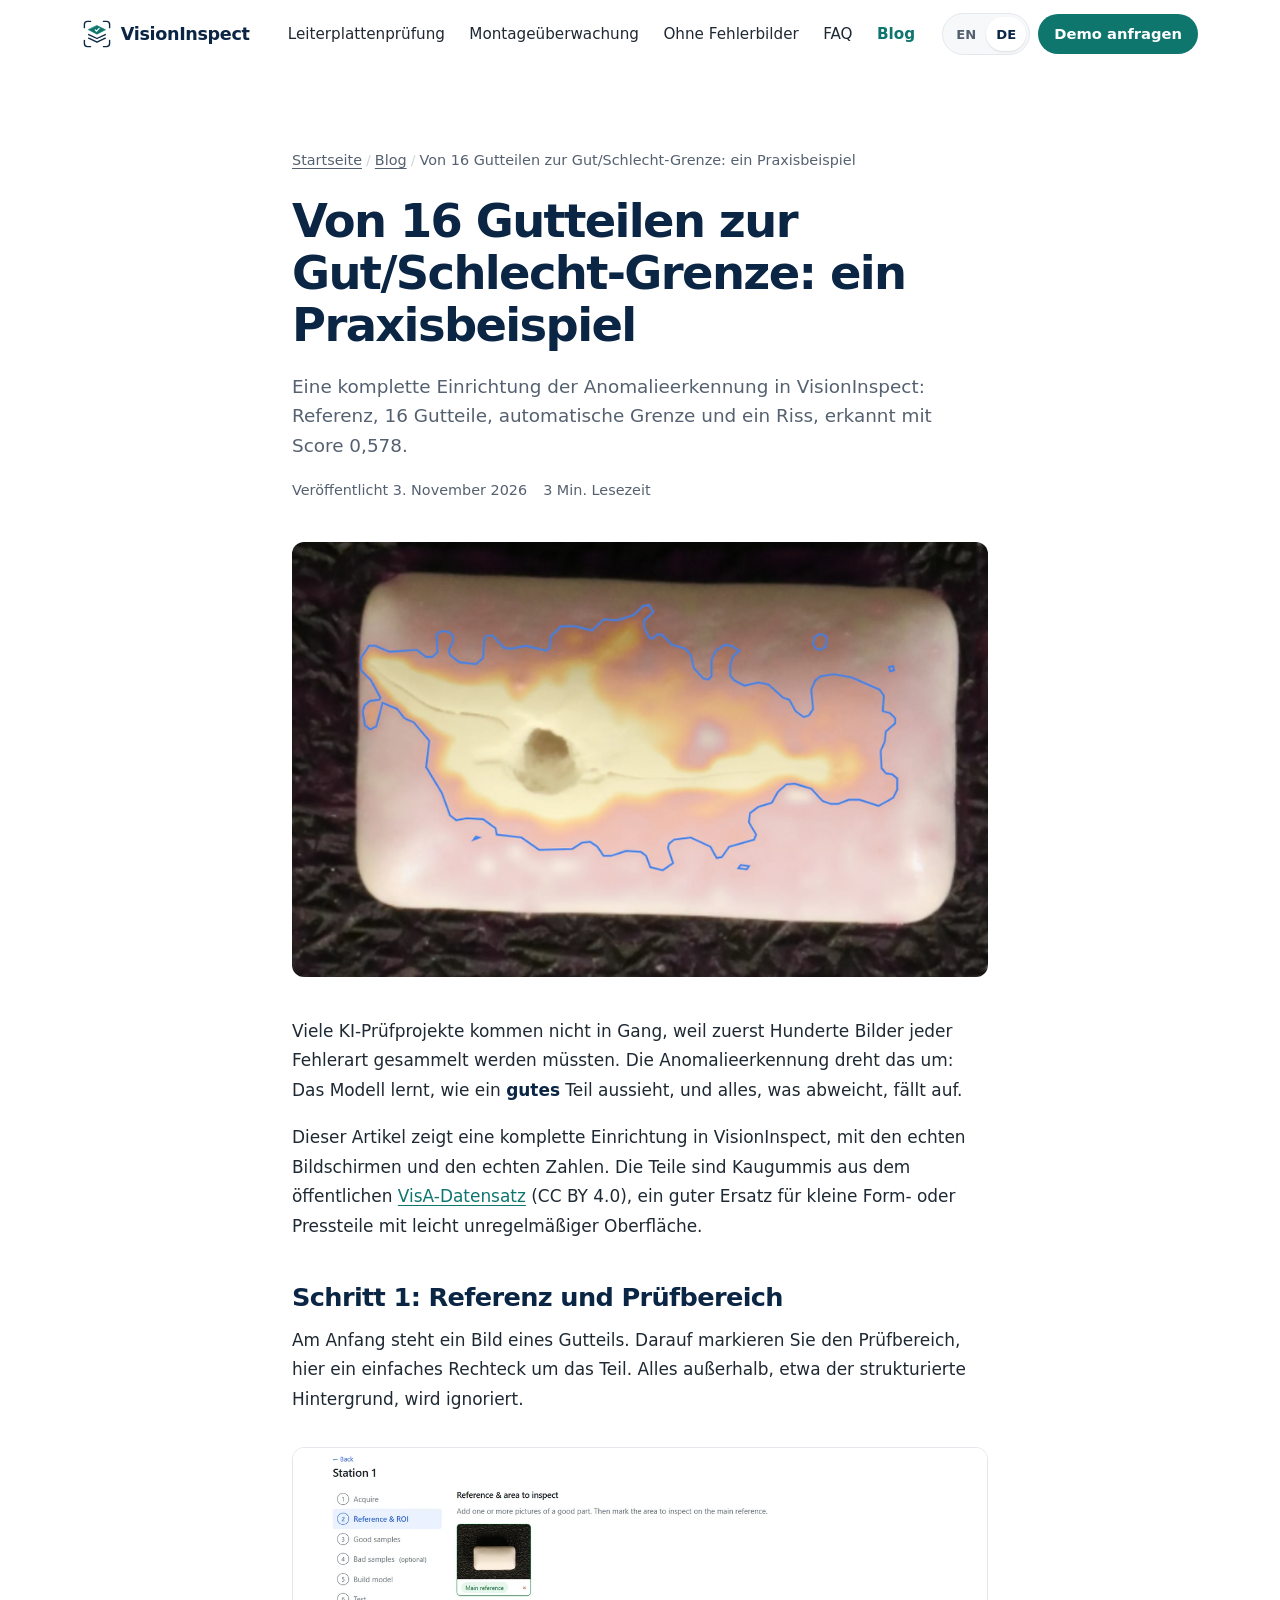
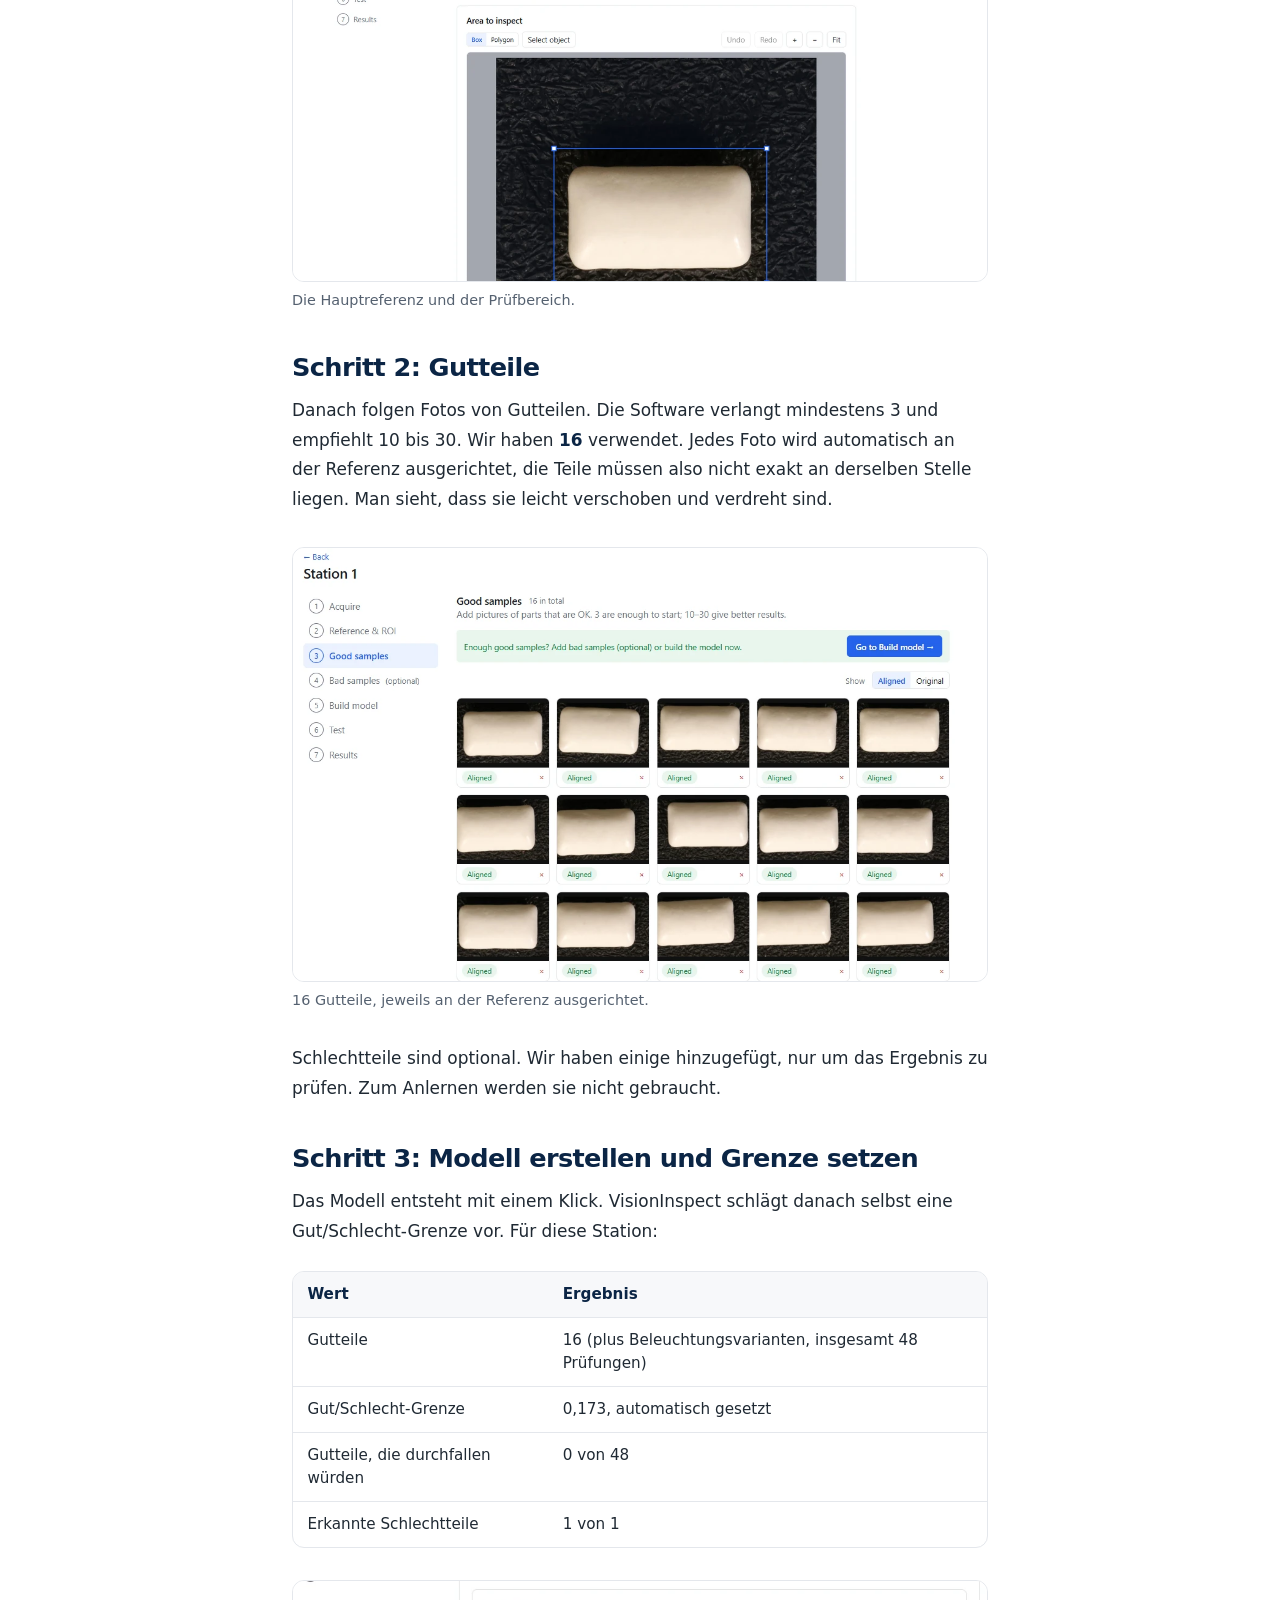
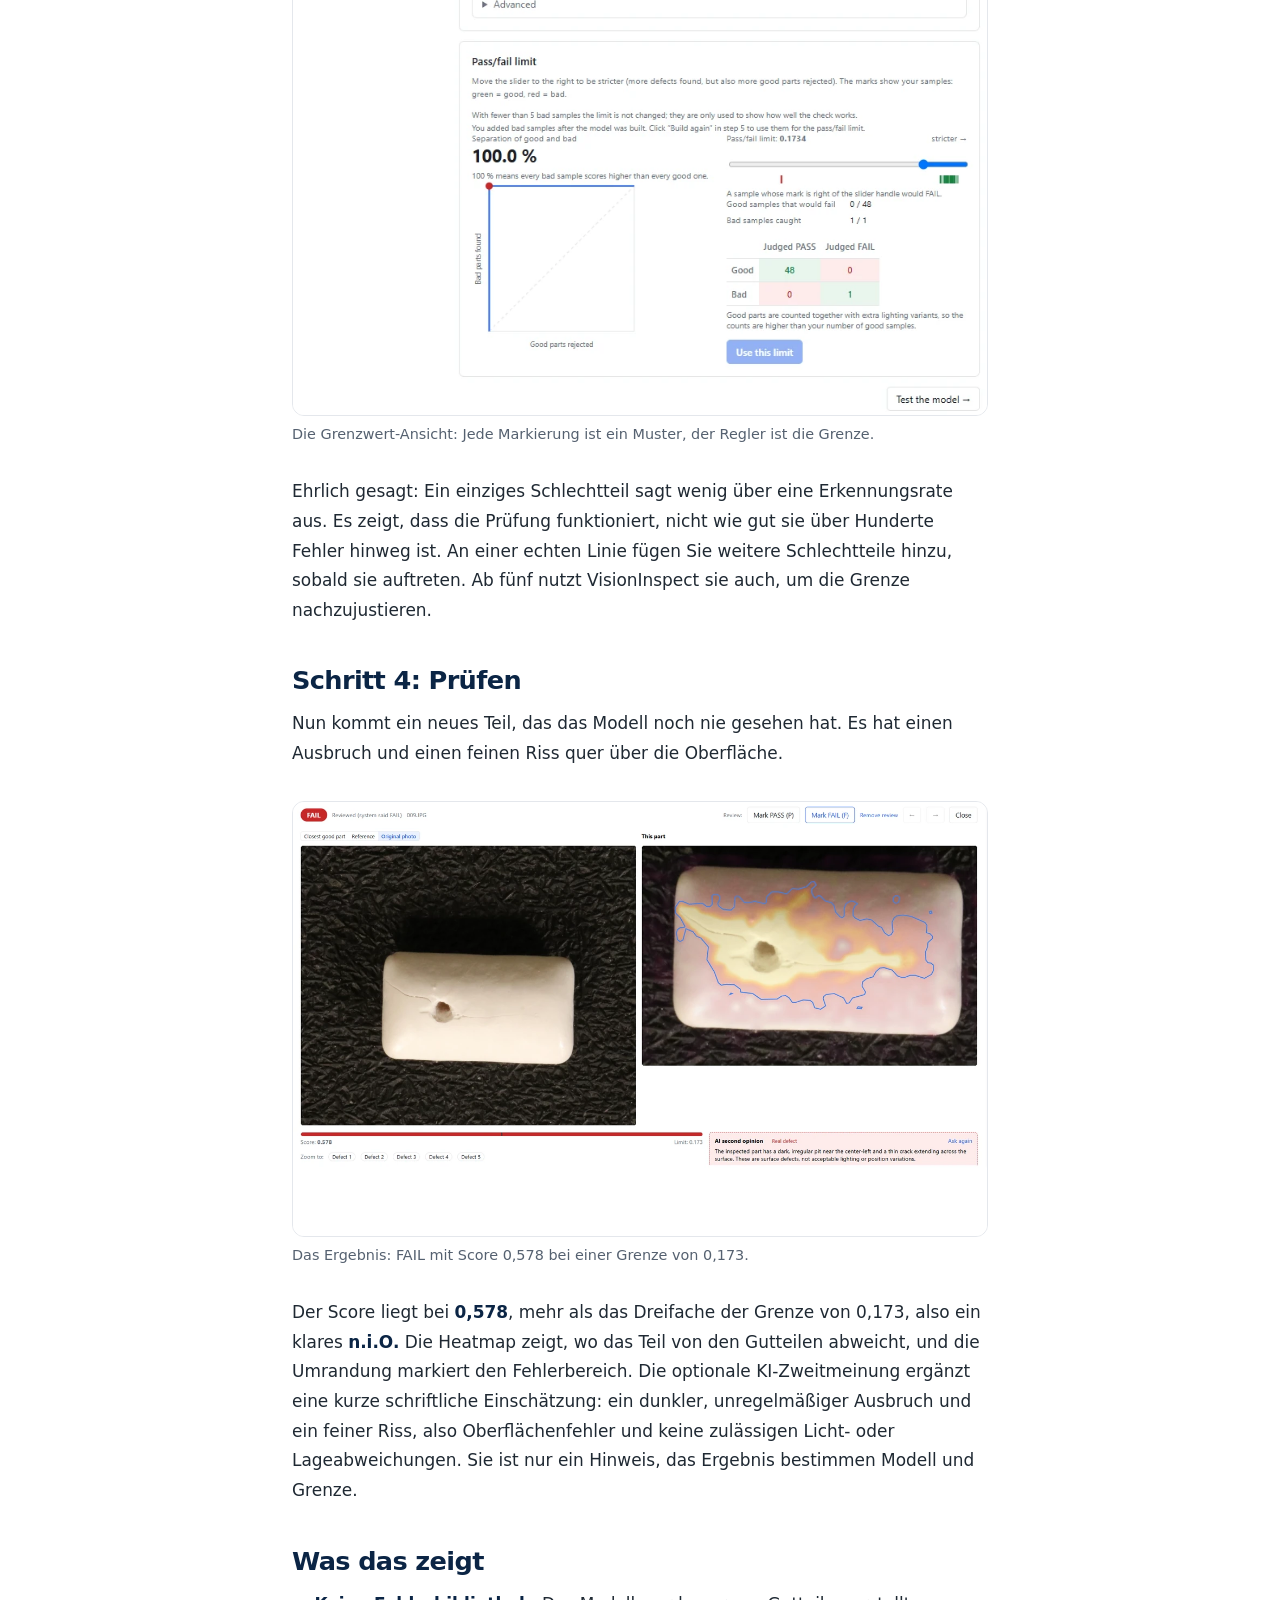
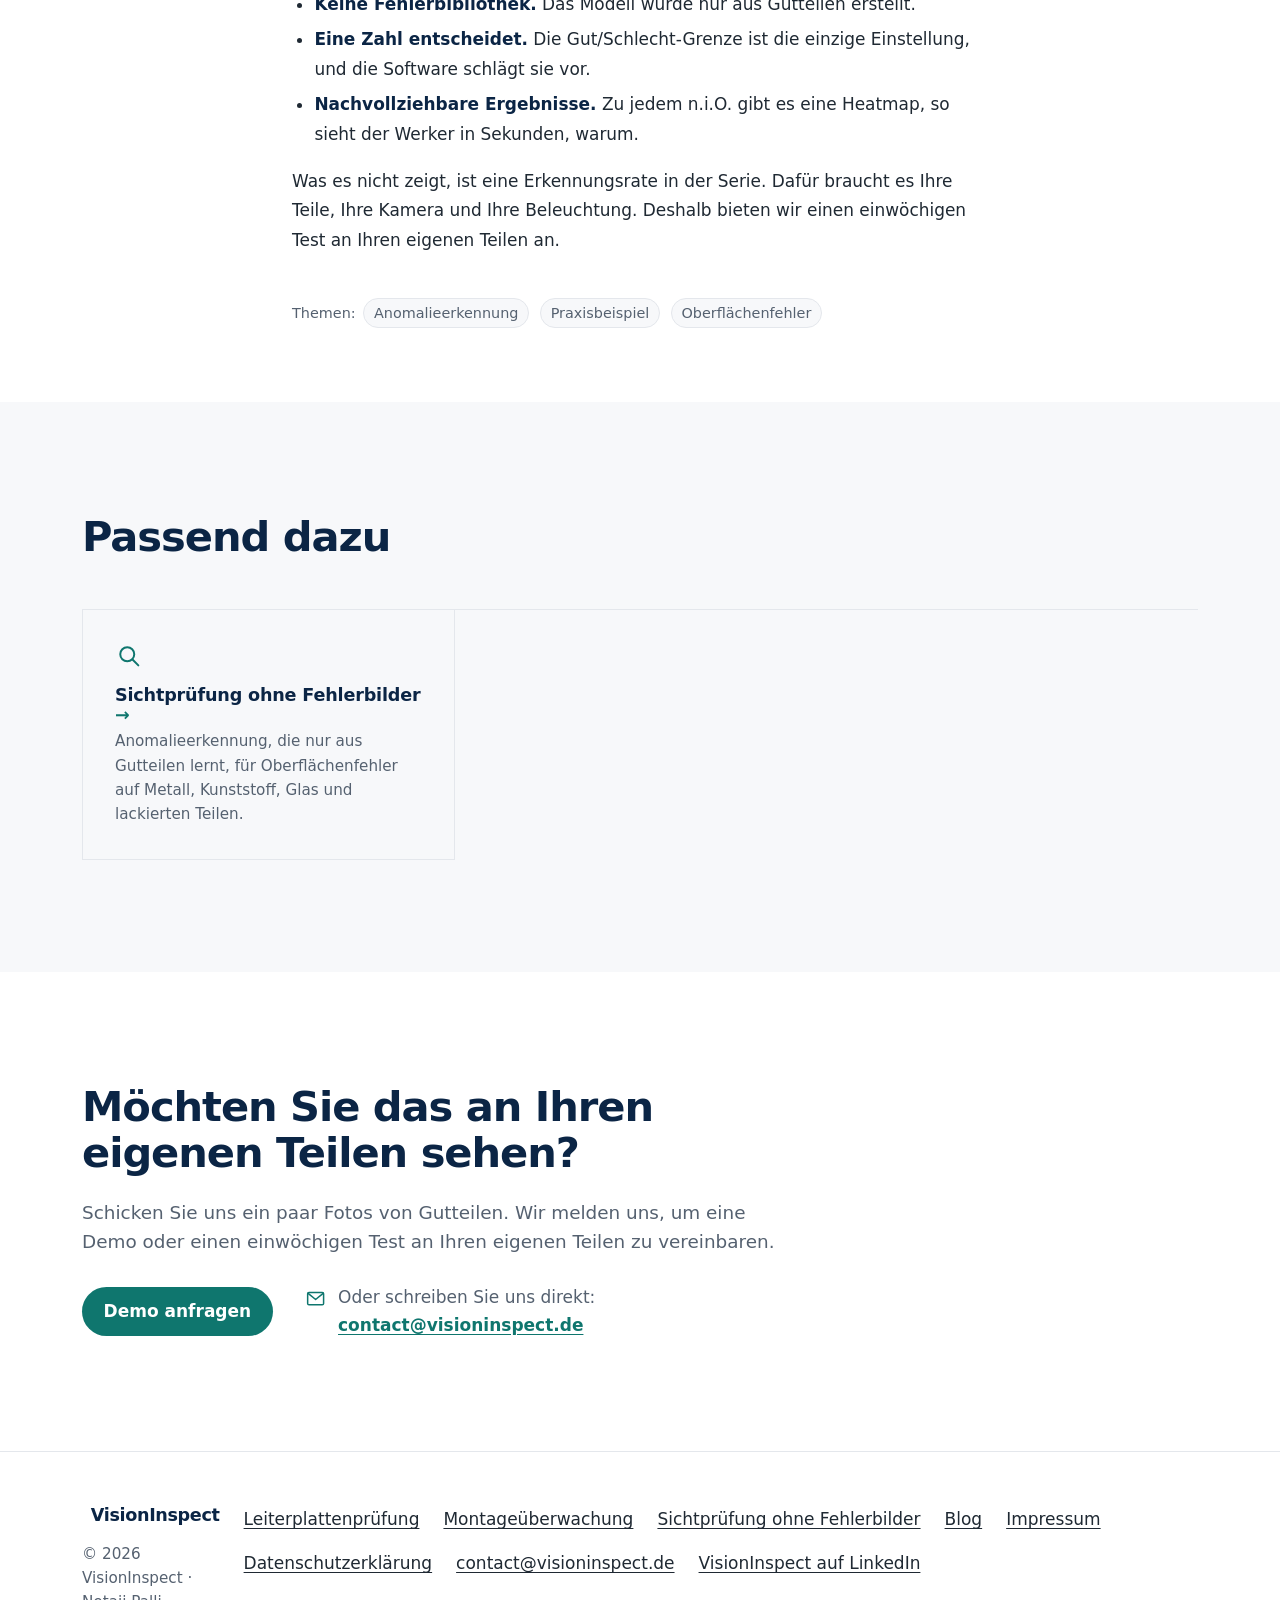
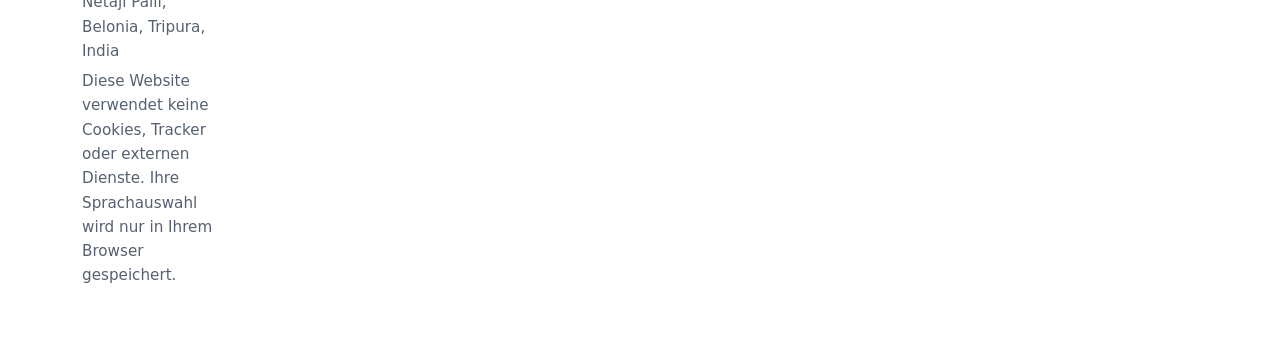
<file: de/blog/anomalieerkennung-praxis-16-gutteile/index.html>
<!doctype html>
<html lang="de">
<head>
  <meta charset="utf-8">
  <meta name="viewport" content="width=device-width, initial-scale=1">
  <!-- seo:start (generated by tools/build.mjs, do not edit by hand) -->
  <title>Von 16 Gutteilen zur Gut/Schlecht-Grenze: ein Praxisbeispiel | VisionInspect</title>
  <meta name="description" content="Eine komplette Einrichtung der Anomalieerkennung in VisionInspect: Referenz, 16 Gutteile, automatische Grenze und ein Riss, erkannt mit Score 0,578.">
  <meta name="robots" content="index, follow, max-image-preview:large">
  <link rel="canonical" href="https://visioninspect.de/de/blog/anomalieerkennung-praxis-16-gutteile/">
  <link rel="alternate" hreflang="en" href="https://visioninspect.de/blog/anomaly-detection-walkthrough-16-good-samples/">
  <link rel="alternate" hreflang="de" href="https://visioninspect.de/de/blog/anomalieerkennung-praxis-16-gutteile/">
  <link rel="alternate" hreflang="x-default" href="https://visioninspect.de/blog/anomaly-detection-walkthrough-16-good-samples/">
  <meta property="og:type" content="article">
  <meta property="og:site_name" content="VisionInspect">
  <meta property="og:title" content="Von 16 Gutteilen zur Gut/Schlecht-Grenze: ein Praxisbeispiel | VisionInspect">
  <meta property="og:description" content="Eine komplette Einrichtung der Anomalieerkennung in VisionInspect: Referenz, 16 Gutteile, automatische Grenze und ein Riss, erkannt mit Score 0,578.">
  <meta property="og:url" content="https://visioninspect.de/de/blog/anomalieerkennung-praxis-16-gutteile/">
  <meta property="og:image" content="https://visioninspect.de/img/showcase/04-crack-heatmap.webp">
  <meta property="og:image:width" content="1682">
  <meta property="og:image:height" content="1051">
  <meta property="og:image:alt" content="Heatmap eines Kaugummis mit Riss und Ausbruch, als Fehler umrandet">
  <meta property="og:locale" content="de_DE">
  <meta property="og:locale:alternate" content="en_US">
  <meta name="twitter:card" content="summary_large_image">
  <meta property="article:published_time" content="2026-11-03">
  <meta property="article:modified_time" content="2026-11-03">
  <meta property="article:tag" content="Anomalieerkennung">
  <meta property="article:tag" content="Praxisbeispiel">
  <meta property="article:tag" content="Oberflächenfehler">
  <link rel="alternate" type="application/rss+xml" title="VisionInspect Blog" href="/de/blog/feed.xml">
  <script type="application/ld+json">
  {
    "@context": "https://schema.org",
    "@graph": [
      {
        "@type": "Organization",
        "@id": "https://visioninspect.de/#organization",
        "name": "VisionInspect",
        "url": "https://visioninspect.de/",
        "logo": "https://visioninspect.de/img/logo-512.png",
        "email": "contact@visioninspect.de",
        "sameAs": [
          "https://www.linkedin.com/company/visioninspect"
        ],
        "address": {
          "@type": "PostalAddress",
          "streetAddress": "Netaji Palli",
          "addressLocality": "Belonia",
          "addressRegion": "Tripura",
          "addressCountry": "IN"
        },
        "contactPoint": {
          "@type": "ContactPoint",
          "contactType": "sales",
          "email": "contact@visioninspect.de",
          "availableLanguage": [
            "English",
            "German"
          ],
          "areaServed": "Worldwide"
        }
      },
      {
        "@type": "WebSite",
        "@id": "https://visioninspect.de/#website",
        "name": "VisionInspect",
        "url": "https://visioninspect.de/",
        "inLanguage": [
          "en",
          "de"
        ],
        "publisher": {
          "@id": "https://visioninspect.de/#organization"
        }
      },
      {
        "@type": "BlogPosting",
        "@id": "https://visioninspect.de/de/blog/anomalieerkennung-praxis-16-gutteile/#article",
        "headline": "Von 16 Gutteilen zur Gut/Schlecht-Grenze: ein Praxisbeispiel",
        "description": "Eine komplette Einrichtung der Anomalieerkennung in VisionInspect: Referenz, 16 Gutteile, automatische Grenze und ein Riss, erkannt mit Score 0,578.",
        "image": [
          "https://visioninspect.de/img/showcase/04-crack-heatmap.webp"
        ],
        "datePublished": "2026-11-03",
        "dateModified": "2026-11-03",
        "inLanguage": "de",
        "wordCount": 523,
        "keywords": "Anomalieerkennung, Praxisbeispiel, Oberflächenfehler",
        "author": {
          "@id": "https://visioninspect.de/#organization"
        },
        "publisher": {
          "@id": "https://visioninspect.de/#organization"
        },
        "mainEntityOfPage": "https://visioninspect.de/de/blog/anomalieerkennung-praxis-16-gutteile/",
        "isPartOf": {
          "@id": "https://visioninspect.de/de/blog/#blog"
        },
        "about": {
          "@id": "https://visioninspect.de/#software"
        },
        "breadcrumb": {
          "@id": "https://visioninspect.de/de/blog/anomalieerkennung-praxis-16-gutteile/#breadcrumb"
        }
      },
      {
        "@type": "BreadcrumbList",
        "@id": "https://visioninspect.de/de/blog/anomalieerkennung-praxis-16-gutteile/#breadcrumb",
        "itemListElement": [
          {
            "@type": "ListItem",
            "position": 1,
            "name": "Startseite",
            "item": "https://visioninspect.de/de/"
          },
          {
            "@type": "ListItem",
            "position": 2,
            "name": "Blog",
            "item": "https://visioninspect.de/de/blog/"
          },
          {
            "@type": "ListItem",
            "position": 3,
            "name": "Von 16 Gutteilen zur Gut/Schlecht-Grenze: ein Praxisbeispiel",
            "item": "https://visioninspect.de/de/blog/anomalieerkennung-praxis-16-gutteile/"
          }
        ]
      }
    ]
  }
  </script>
  <!-- seo:end -->
  <meta name="theme-color" content="#ffffff">
  <link rel="icon" href="/img/favicon.svg" type="image/svg+xml">
  <link rel="stylesheet" href="/css/styles.css">
</head>
<body>
  <svg xmlns="http://www.w3.org/2000/svg" class="sprite" aria-hidden="true" focusable="false">
    <defs>
      <symbol id="i-logo" viewBox="0 0 700 700"><g fill="none" stroke-linecap="round" stroke-linejoin="round"><path stroke="#0b2545" stroke-width="32" d="M56 202V128a72 72 0 0 1 72-72h72M500 56h72a72 72 0 0 1 72 72v74M56 498v74a72 72 0 0 0 72 72h72M500 644h72a72 72 0 0 0 72-72v-74M156 362l194 93 194-93M156 448l194 93 194-93"/><path fill="#0f766e" stroke="#0f766e" stroke-width="14" d="M350 154l199 96-199 103-199-103z"/><path stroke="#fff" stroke-width="28" d="M310 254l30 31 60-67"/></g></symbol>
      <symbol id="i-check" viewBox="0 0 24 24"><path d="M5 12.5l4.5 4.5L19 7.5"/></symbol>
      <symbol id="i-camera" viewBox="0 0 24 24"><path d="M4 8h3l2-3h6l2 3h3v11H4z"/><circle cx="12" cy="13" r="3.5"/></symbol>
      <symbol id="i-align" viewBox="0 0 24 24"><rect x="4" y="4" width="10" height="10" rx="1"/><rect x="10" y="10" width="10" height="10" rx="1" stroke-dasharray="2.5 2"/></symbol>
      <symbol id="i-gauge" viewBox="0 0 24 24"><path d="M4 16a8 8 0 0 1 16 0"/><path d="M12 16l4-5"/><path d="M3 20h18"/></symbol>
      <symbol id="i-compare" viewBox="0 0 24 24"><rect x="3" y="5" width="8" height="14" rx="1"/><rect x="13" y="5" width="8" height="14" rx="1"/><path d="M15 9l4 4M19 9l-4 4"/></symbol>
      <symbol id="i-folder" viewBox="0 0 24 24"><path d="M3 6h6l2 2h10v11H3z"/></symbol>
      <symbol id="i-search" viewBox="0 0 24 24"><circle cx="10.5" cy="10.5" r="6"/><path d="M15 15l5 5"/></symbol>
      <symbol id="i-alert" viewBox="0 0 24 24"><path d="M12 3l9.5 17h-19z"/><path d="M12 10v4M12 17v.5"/></symbol>
      <symbol id="i-list" viewBox="0 0 24 24"><path d="M9 6h11M9 12h11M9 18h11"/><path d="M4 6h1M4 12h1M4 18h1"/></symbol>
      <symbol id="i-replay" viewBox="0 0 24 24"><path d="M4 12a8 8 0 1 0 2.5-5.8"/><path d="M4 4v4h4"/><path d="M10.5 9.5l4 2.5-4 2.5z"/></symbol>
      <symbol id="i-target" viewBox="0 0 24 24"><circle cx="12" cy="12" r="8"/><circle cx="12" cy="12" r="3"/><path d="M12 2v3M12 19v3M2 12h3M19 12h3"/></symbol>
      <symbol id="i-wizard" viewBox="0 0 24 24"><circle cx="5" cy="12" r="2"/><circle cx="12" cy="12" r="2"/><circle cx="19" cy="12" r="2"/><path d="M7 12h3M14 12h3"/></symbol>
      <symbol id="i-sliders" viewBox="0 0 24 24"><path d="M4 7h16M4 17h16"/><circle cx="9" cy="7" r="2" fill="#fff"/><circle cx="15" cy="17" r="2" fill="#fff"/><path d="M4 2l16 20" /></symbol>
      <symbol id="i-limit" viewBox="0 0 24 24"><path d="M3 18h18"/><path d="M3 10h18" stroke-dasharray="3 2"/><path d="M6 18V13M10 18v-9M14 18v-4M18 18V6"/></symbol>
      <symbol id="i-zone" viewBox="0 0 24 24"><rect x="3" y="3" width="18" height="18" rx="2"/><rect x="7" y="7" width="7" height="6" stroke-dasharray="2 1.5"/></symbol>
      <symbol id="i-teach" viewBox="0 0 24 24"><path d="M4 12.5l4 4L18 6.5"/><path d="M14 18h6M17 15v6"/></symbol>
      <symbol id="i-webhook" viewBox="0 0 24 24"><path d="M10 6a3 3 0 1 1 3.5 3L9 17"/><circle cx="8" cy="18" r="2"/><path d="M16 18h-5"/><circle cx="18" cy="18" r="2"/><path d="M6 14a3 3 0 1 0 2 4"/></symbol>
      <symbol id="i-mqtt" viewBox="0 0 24 24"><circle cx="5" cy="19" r="1.5"/><path d="M4 13a7 7 0 0 1 7 7"/><path d="M4 7a13 13 0 0 1 13 13"/></symbol>
      <symbol id="i-plc" viewBox="0 0 24 24"><rect x="4" y="3" width="16" height="18" rx="1.5"/><path d="M8 7h8M8 11h2M14 11h2M8 15h2M14 15h2"/></symbol>
      <symbol id="i-gpio" viewBox="0 0 24 24"><path d="M9 18h6M10 21h4"/><path d="M12 3a6 6 0 0 0-3.5 10.9V16h7v-2.1A6 6 0 0 0 12 3z"/></symbol>
      <symbol id="i-export" viewBox="0 0 24 24"><path d="M6 3h8l4 4v14H6z"/><path d="M12 10v7M9 14l3 3 3-3"/></symbol>
      <symbol id="i-chip" viewBox="0 0 24 24"><rect x="6" y="6" width="12" height="12" rx="1.5"/><rect x="9.5" y="9.5" width="5" height="5"/><path d="M9 3v3M15 3v3M9 18v3M15 18v3M3 9h3M3 15h3M18 9h3M18 15h3"/></symbol>
      <symbol id="i-box" viewBox="0 0 24 24"><path d="M3 7.5L12 3l9 4.5v9L12 21l-9-4.5z"/><path d="M3 7.5l9 4.5 9-4.5M12 12v9"/></symbol>
      <symbol id="i-rules" viewBox="0 0 24 24"><rect x="3" y="4" width="7" height="6" rx="1"/><rect x="14" y="14" width="7" height="6" rx="1"/><path d="M6.5 10v7H14"/><path d="M11.5 14.5L14 17l-2.5 2.5"/></symbol>
      <symbol id="i-server" viewBox="0 0 24 24"><rect x="4" y="4" width="16" height="7" rx="1"/><rect x="4" y="13" width="16" height="7" rx="1"/><path d="M8 7.5h.5M8 16.5h.5"/></symbol>
      <symbol id="i-offline" viewBox="0 0 24 24"><path d="M2 8.5a15 15 0 0 1 20 0M5.5 12a10 10 0 0 1 13 0M9 15.5a5 5 0 0 1 6 0"/><circle cx="12" cy="19" r="1"/><path d="M3 3l18 18"/></symbol>
      <symbol id="i-cloud" viewBox="0 0 24 24"><path d="M7 18a4 4 0 0 1-.5-8 6 6 0 0 1 11.5 1.5A3.3 3.3 0 0 1 17.5 18z"/></symbol>
      <symbol id="i-users" viewBox="0 0 24 24"><circle cx="9" cy="8" r="3.5"/><path d="M2.5 20a6.5 6.5 0 0 1 13 0"/><path d="M16 4.5a3.5 3.5 0 0 1 0 7M18 14a6.5 6.5 0 0 1 3.5 6"/></symbol>
      <symbol id="i-clock" viewBox="0 0 24 24"><circle cx="12" cy="12" r="9"/><path d="M12 7v5l3 2"/></symbol>
      <symbol id="i-backup" viewBox="0 0 24 24"><ellipse cx="12" cy="6" rx="8" ry="3"/><path d="M4 6v12c0 1.7 3.6 3 8 3s8-1.3 8-3V6"/><path d="M4 12c0 1.7 3.6 3 8 3s8-1.3 8-3"/></symbol>
      <symbol id="i-key" viewBox="0 0 24 24"><circle cx="8" cy="15" r="4.5"/><path d="M11.5 12L20 3.5M16 7.5l3 3"/></symbol>
      <symbol id="i-budget" viewBox="0 0 24 24"><circle cx="12" cy="12" r="9"/><path d="M15 9c-.5-1-1.6-1.5-3-1.5-1.7 0-3 .8-3 2.2 0 3.3 6 1.6 6 4.6 0 1.4-1.3 2.2-3 2.2-1.4 0-2.5-.5-3-1.5M12 6v1.5M12 16.5V18"/></symbol>
      <symbol id="i-chat" viewBox="0 0 24 24"><path d="M4 5h16v11H9l-5 4z"/><path d="M8 9.5h8M8 12.5h5"/></symbol>
      <symbol id="i-image" viewBox="0 0 24 24"><rect x="3" y="4" width="18" height="16" rx="1.5"/><circle cx="9" cy="10" r="2"/><path d="M21 16l-5-5-9 9"/></symbol>
      <symbol id="i-power" viewBox="0 0 24 24"><path d="M12 3v9"/><path d="M6.5 6.5a8 8 0 1 0 11 0"/></symbol>
      <symbol id="i-chev-l" viewBox="0 0 24 24"><path d="M15 5l-7 7 7 7"/></symbol>
      <symbol id="i-chev-r" viewBox="0 0 24 24"><path d="M9 5l7 7-7 7"/></symbol>
      <symbol id="i-pause" viewBox="0 0 24 24"><path d="M9 6v12M15 6v12"/></symbol>
      <symbol id="i-play" viewBox="0 0 24 24"><path d="M8 5.5v13l10.5-6.5z"/></symbol>
      <symbol id="i-menu" viewBox="0 0 24 24"><path d="M4 7h16M4 12h16M4 17h16"/></symbol>
      <symbol id="i-mail" viewBox="0 0 24 24"><rect x="3" y="5" width="18" height="14" rx="1.5"/><path d="M3.5 6l8.5 7 8.5-7"/></symbol>
    </defs>
  </svg>

  <a class="skip-link" href="#main">Zum Inhalt springen</a>

  <header class="site-header">
    <div class="container header-inner">
      <a class="brand" href="/de/">
        <svg class="brand-logo" aria-hidden="true"><use href="#i-logo"/></svg>
        <span>VisionInspect</span>
      </a>

      <nav id="site-nav" class="site-nav" aria-label="Hauptnavigation">
        <ul>
          <li><a href="/de/leiterplatten-pruefung/">Leiterplattenprüfung</a></li>
          <li><a href="/de/montageueberwachung/">Montageüberwachung</a></li>
          <li><a href="/de/sichtpruefung-ohne-fehlerbilder/">Ohne Fehlerbilder</a></li>
          <li class="nav-faq"><a href="/de/#faq">FAQ</a></li>
          <li><a href="/de/blog/" aria-current="page">Blog</a></li>
          <li class="nav-contact"><a href="/de/#contact">Kontakt</a></li>
        </ul>
      </nav>

      <div class="lang-switch" role="group" aria-label="Sprache">
        <a href="/blog/anomaly-detection-walkthrough-16-good-samples/" hreflang="en" lang="en" data-lang-link="en">EN</a>
        <a href="/de/blog/anomalieerkennung-praxis-16-gutteile/" hreflang="de" lang="de" data-lang-link="de" aria-current="true">DE</a>
      </div>

      <a class="btn btn-primary btn-sm header-cta" href="/de/#contact">Demo anfragen</a>

      <button class="nav-toggle" type="button" aria-expanded="false" aria-controls="site-nav">
        <svg class="icon" aria-hidden="true"><use href="#i-menu"/></svg>
        <span>Menü</span>
      </button>
    </div>
  </header>

  <main id="main" tabindex="-1">
    <article class="post" aria-labelledby="page-title">
      <header class="hero page-hero post-hero">
        <div class="container">
          <nav class="breadcrumbs" aria-label="Brotkrumen-Navigation">
            <ol>
              <li><a href="/de/">Startseite</a></li>
              <li><a href="/de/blog/">Blog</a></li>
              <li><span aria-current="page">Von 16 Gutteilen zur Gut/Schlecht-Grenze: ein Praxisbeispiel</span></li>
            </ol>
          </nav>
          <h1 id="page-title">Von 16 Gutteilen zur Gut/Schlecht-Grenze: ein Praxisbeispiel</h1>
          <p class="lead">Eine komplette Einrichtung der Anomalieerkennung in VisionInspect: Referenz, 16 Gutteile, automatische Grenze und ein Riss, erkannt mit Score 0,578.</p>
          <p class="post-meta"><span>Veröffentlicht <time datetime="2026-11-03">3. November 2026</time></span><span>3 Min. Lesezeit</span></p>
          
        </div>
      </header>
      <div class="container post-body">
        <div class="post-cover"><figure><img src="/img/showcase/04-crack-heatmap.webp" alt="Heatmap eines Kaugummis mit Riss und Ausbruch, als Fehler umrandet" width="1682" height="1051" loading="lazy" decoding="async"></figure></div>
        <div class="article-body">
<p>Viele KI-Prüfprojekte kommen nicht in Gang, weil zuerst Hunderte Bilder jeder Fehlerart gesammelt werden müssten. Die Anomalieerkennung dreht das um: Das Modell lernt, wie ein <strong>gutes</strong> Teil aussieht, und alles, was abweicht, fällt auf.</p>
<p>Dieser Artikel zeigt eine komplette Einrichtung in VisionInspect, mit den echten Bildschirmen und den echten Zahlen. Die Teile sind Kaugummis aus dem öffentlichen <a href="https://github.com/amazon-science/spot-diff" rel="noopener">VisA-Datensatz</a> (CC BY 4.0), ein guter Ersatz für kleine Form- oder Pressteile mit leicht unregelmäßiger Oberfläche.</p>
<h2 id="schritt-1-referenz-und-prufbereich">Schritt 1: Referenz und Prüfbereich</h2>
<p>Am Anfang steht ein Bild eines Gutteils. Darauf markieren Sie den Prüfbereich, hier ein einfaches Rechteck um das Teil. Alles außerhalb, etwa der strukturierte Hintergrund, wird ignoriert.</p>
<figure><img src="/img/screenshots/inspection-reference-roi.webp" alt="Das Referenzbild mit einem Rechteck als Prüfbereich" width="1280" height="800" loading="lazy" decoding="async"><figcaption>Die Hauptreferenz und der Prüfbereich.</figcaption></figure>
<h2 id="schritt-2-gutteile">Schritt 2: Gutteile</h2>
<p>Danach folgen Fotos von Gutteilen. Die Software verlangt mindestens 3 und empfiehlt 10 bis 30. Wir haben <strong>16</strong> verwendet. Jedes Foto wird automatisch an der Referenz ausgerichtet, die Teile müssen also nicht exakt an derselben Stelle liegen. Man sieht, dass sie leicht verschoben und verdreht sind.</p>
<figure><img src="/img/screenshots/inspection-good-samples.webp" alt="Sechzehn Gutteile, jeweils als ausgerichtet markiert" width="1133" height="708" loading="lazy" decoding="async"><figcaption>16 Gutteile, jeweils an der Referenz ausgerichtet.</figcaption></figure>
<p>Schlechtteile sind optional. Wir haben einige hinzugefügt, nur um das Ergebnis zu prüfen. Zum Anlernen werden sie nicht gebraucht.</p>
<h2 id="schritt-3-modell-erstellen-und-grenze-setzen">Schritt 3: Modell erstellen und Grenze setzen</h2>
<p>Das Modell entsteht mit einem Klick. VisionInspect schlägt danach selbst eine Gut/Schlecht-Grenze vor. Für diese Station:</p>
<div class="table-wrap"><table class="article-table"><thead><tr><th scope="col">Wert</th><th scope="col">Ergebnis</th></tr></thead><tbody><tr><td>Gutteile</td><td>16 (plus Beleuchtungsvarianten, insgesamt 48 Prüfungen)</td></tr><tr><td>Gut/Schlecht-Grenze</td><td>0,173, automatisch gesetzt</td></tr><tr><td>Gutteile, die durchfallen würden</td><td>0 von 48</td></tr><tr><td>Erkannte Schlechtteile</td><td>1 von 1</td></tr></tbody></table></div>
<figure><img src="/img/screenshots/inspection-pass-fail-limit.webp" alt="Grenzwert-Ansicht mit Trennungsdiagramm und Schieberegler" width="858" height="536" loading="lazy" decoding="async"><figcaption>Die Grenzwert-Ansicht: Jede Markierung ist ein Muster, der Regler ist die Grenze.</figcaption></figure>
<p>Ehrlich gesagt: Ein einziges Schlechtteil sagt wenig über eine Erkennungsrate aus. Es zeigt, dass die Prüfung funktioniert, nicht wie gut sie über Hunderte Fehler hinweg ist. An einer echten Linie fügen Sie weitere Schlechtteile hinzu, sobald sie auftreten. Ab fünf nutzt VisionInspect sie auch, um die Grenze nachzujustieren.</p>
<h2 id="schritt-4-prufen">Schritt 4: Prüfen</h2>
<p>Nun kommt ein neues Teil, das das Modell noch nie gesehen hat. Es hat einen Ausbruch und einen feinen Riss quer über die Oberfläche.</p>
<figure><img src="/img/screenshots/inspection-result-review.webp" alt="Ergebnisansicht: Originalfoto neben der Heatmap, Score 0,578, FAIL" width="1280" height="800" loading="lazy" decoding="async"><figcaption>Das Ergebnis: FAIL mit Score 0,578 bei einer Grenze von 0,173.</figcaption></figure>
<p>Der Score liegt bei <strong>0,578</strong>, mehr als das Dreifache der Grenze von 0,173, also ein klares <strong>n.i.O.</strong> Die Heatmap zeigt, wo das Teil von den Gutteilen abweicht, und die Umrandung markiert den Fehlerbereich. Die optionale KI-Zweitmeinung ergänzt eine kurze schriftliche Einschätzung: ein dunkler, unregelmäßiger Ausbruch und ein feiner Riss, also Oberflächenfehler und keine zulässigen Licht- oder Lageabweichungen. Sie ist nur ein Hinweis, das Ergebnis bestimmen Modell und Grenze.</p>
<h2 id="was-das-zeigt">Was das zeigt</h2>
<ul><li><strong>Keine Fehlerbibliothek.</strong> Das Modell wurde nur aus Gutteilen erstellt.</li><li><strong>Eine Zahl entscheidet.</strong> Die Gut/Schlecht-Grenze ist die einzige Einstellung, und die Software schlägt sie vor.</li><li><strong>Nachvollziehbare Ergebnisse.</strong> Zu jedem n.i.O. gibt es eine Heatmap, so sieht der Werker in Sekunden, warum.</li></ul>
<p>Was es nicht zeigt, ist eine Erkennungsrate in der Serie. Dafür braucht es Ihre Teile, Ihre Kamera und Ihre Beleuchtung. Deshalb bieten wir einen einwöchigen Test an Ihren eigenen Teilen an.</p>
        </div>
        <p class="post-tags"><span>Themen:</span> <span class="tag">Anomalieerkennung</span> <span class="tag">Praxisbeispiel</span> <span class="tag">Oberflächenfehler</span></p>
      </div>
    </article>

    <section class="section section-alt" aria-labelledby="related-title">
      <div class="container">
        <header class="section-head"><h2 id="related-title">Passend dazu</h2></header>
        <ul class="tiles tiles-related">
          <li><svg class="icon" aria-hidden="true"><use href="#i-search"/></svg><h3><a href="/de/sichtpruefung-ohne-fehlerbilder/">Sichtprüfung ohne Fehlerbilder</a></h3><p>Anomalieerkennung, die nur aus Gutteilen lernt, für Oberflächenfehler auf Metall, Kunststoff, Glas und lackierten Teilen.</p></li>
        </ul>
      </div>
    </section>

    <section class="section page-cta" aria-labelledby="cta-title">
      <div class="container">
        <h2 id="cta-title">Möchten Sie das an Ihren eigenen Teilen sehen?</h2>
        <p class="lead">Schicken Sie uns ein paar Fotos von Gutteilen. Wir melden uns, um eine Demo oder einen einwöchigen Test an Ihren eigenen Teilen zu vereinbaren.</p>
        <div class="cta-row">
          <a class="btn btn-primary" href="/de/#contact">Demo anfragen</a>
          <p class="contact-direct"><svg class="icon" aria-hidden="true"><use href="#i-mail"/></svg><span>Oder schreiben Sie uns direkt:<br><a href="mailto:contact@visioninspect.de">contact@visioninspect.de</a></span></p>
        </div>
      </div>
    </section>
  </main>

  <footer class="site-footer">
    <div class="container footer-inner">
      <div>
        <p class="brand brand-footer">
          <svg class="brand-logo" aria-hidden="true"><use href="#i-logo"/></svg>
          <span>VisionInspect</span>
        </p>
        <p class="muted">&copy; 2026 VisionInspect &middot; Netaji Palli, Belonia, Tripura, India</p>
        <p class="muted">Diese Website verwendet keine Cookies, Tracker oder externen Dienste. Ihre Sprachauswahl wird nur in Ihrem Browser gespeichert.</p>
      </div>
      <ul class="footer-links">
        <li><a href="/de/leiterplatten-pruefung/">Leiterplattenprüfung</a></li>
        <li><a href="/de/montageueberwachung/">Montageüberwachung</a></li>
        <li><a href="/de/sichtpruefung-ohne-fehlerbilder/">Sichtprüfung ohne Fehlerbilder</a></li>
        <li><a href="/de/blog/">Blog</a></li>
        <li><a href="/imprint.html">Impressum</a></li>
        <li><a href="/privacy.html">Datenschutzerklärung</a></li>
        <li><a href="mailto:contact@visioninspect.de">contact@visioninspect.de</a></li>
        <li><a href="https://www.linkedin.com/company/visioninspect" rel="me noopener">VisionInspect auf LinkedIn</a></li>
      </ul>
    </div>
  </footer>

  <script src="/js/page.js" defer></script>
</body>
</html>
</file>
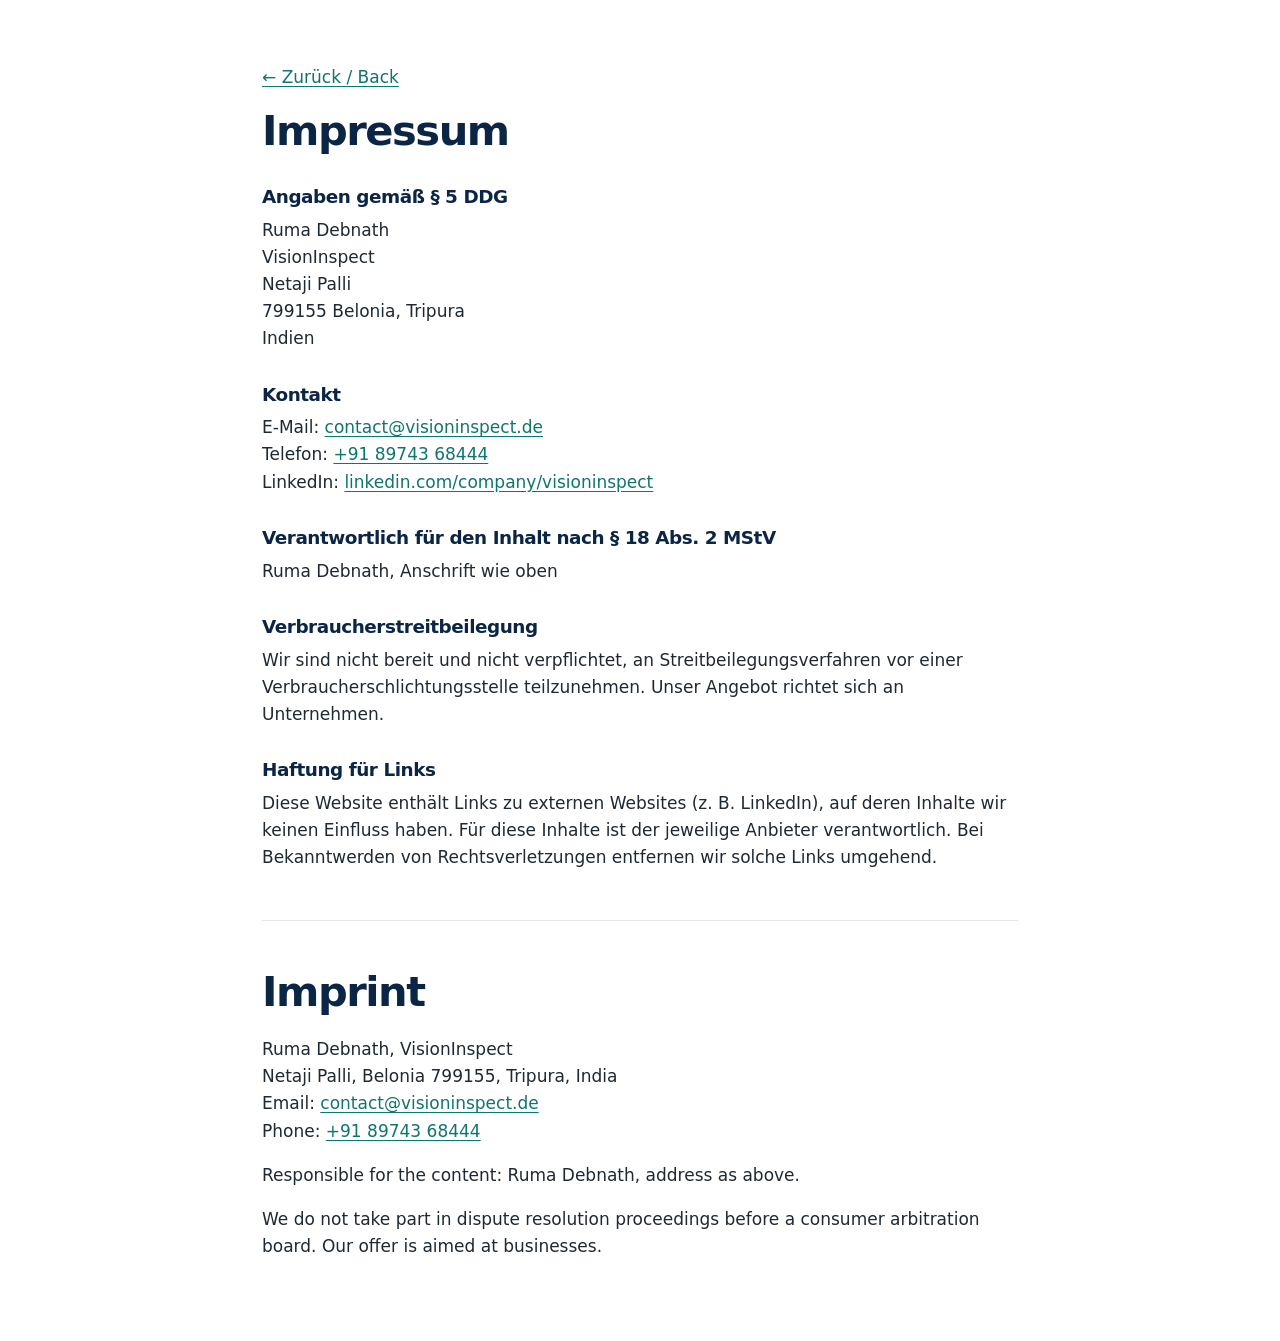
<file: imprint.html>
<!doctype html>
<html lang="de">
<head>
  <meta charset="utf-8">
  <meta name="viewport" content="width=device-width, initial-scale=1">
  <title>Impressum / Imprint | VisionInspect</title>
  <meta name="robots" content="noindex">
  <link rel="icon" href="img/favicon.svg" type="image/svg+xml">
  <link rel="stylesheet" href="css/styles.css">
</head>
<body>
  <main class="legal">
    <div class="container container-narrow">
      <p><a href="./">&larr; Zurück / Back</a></p>

      <h1>Impressum</h1>
      <h2>Angaben gemäß § 5 DDG</h2>
      <p>
        Ruma Debnath<br>
        VisionInspect<br>
        Netaji Palli<br>
        799155 Belonia, Tripura<br>
        Indien
      </p>

      <h2>Kontakt</h2>
      <p>
        E-Mail: <a href="mailto:contact@visioninspect.de">contact@visioninspect.de</a><br>
        Telefon: <a href="tel:+918974368444">+91 89743 68444</a><br>
        LinkedIn: <a href="https://www.linkedin.com/company/visioninspect" rel="noopener">linkedin.com/company/visioninspect</a>
      </p>

      <h2>Verantwortlich für den Inhalt nach § 18 Abs. 2 MStV</h2>
      <p>Ruma Debnath, Anschrift wie oben</p>

      <h2>Verbraucherstreitbeilegung</h2>
      <p>Wir sind nicht bereit und nicht verpflichtet, an Streitbeilegungsverfahren vor einer Verbraucherschlichtungsstelle teilzunehmen. Unser Angebot richtet sich an Unternehmen.</p>

      <h2>Haftung für Links</h2>
      <p>Diese Website enthält Links zu externen Websites (z. B. LinkedIn), auf deren Inhalte wir keinen Einfluss haben. Für diese Inhalte ist der jeweilige Anbieter verantwortlich. Bei Bekanntwerden von Rechtsverletzungen entfernen wir solche Links umgehend.</p>

      <hr>

      <h1 lang="en">Imprint</h1>
      <div lang="en">
        <p>
          Ruma Debnath, VisionInspect<br>
          Netaji Palli, Belonia 799155, Tripura, India<br>
          Email: <a href="mailto:contact@visioninspect.de">contact@visioninspect.de</a><br>
          Phone: <a href="tel:+918974368444">+91 89743 68444</a>
        </p>
        <p>Responsible for the content: Ruma Debnath, address as above.</p>
        <p>We do not take part in dispute resolution proceedings before a consumer arbitration board. Our offer is aimed at businesses.</p>
      </div>
    </div>
  </main>
</body>
</html>
</file>
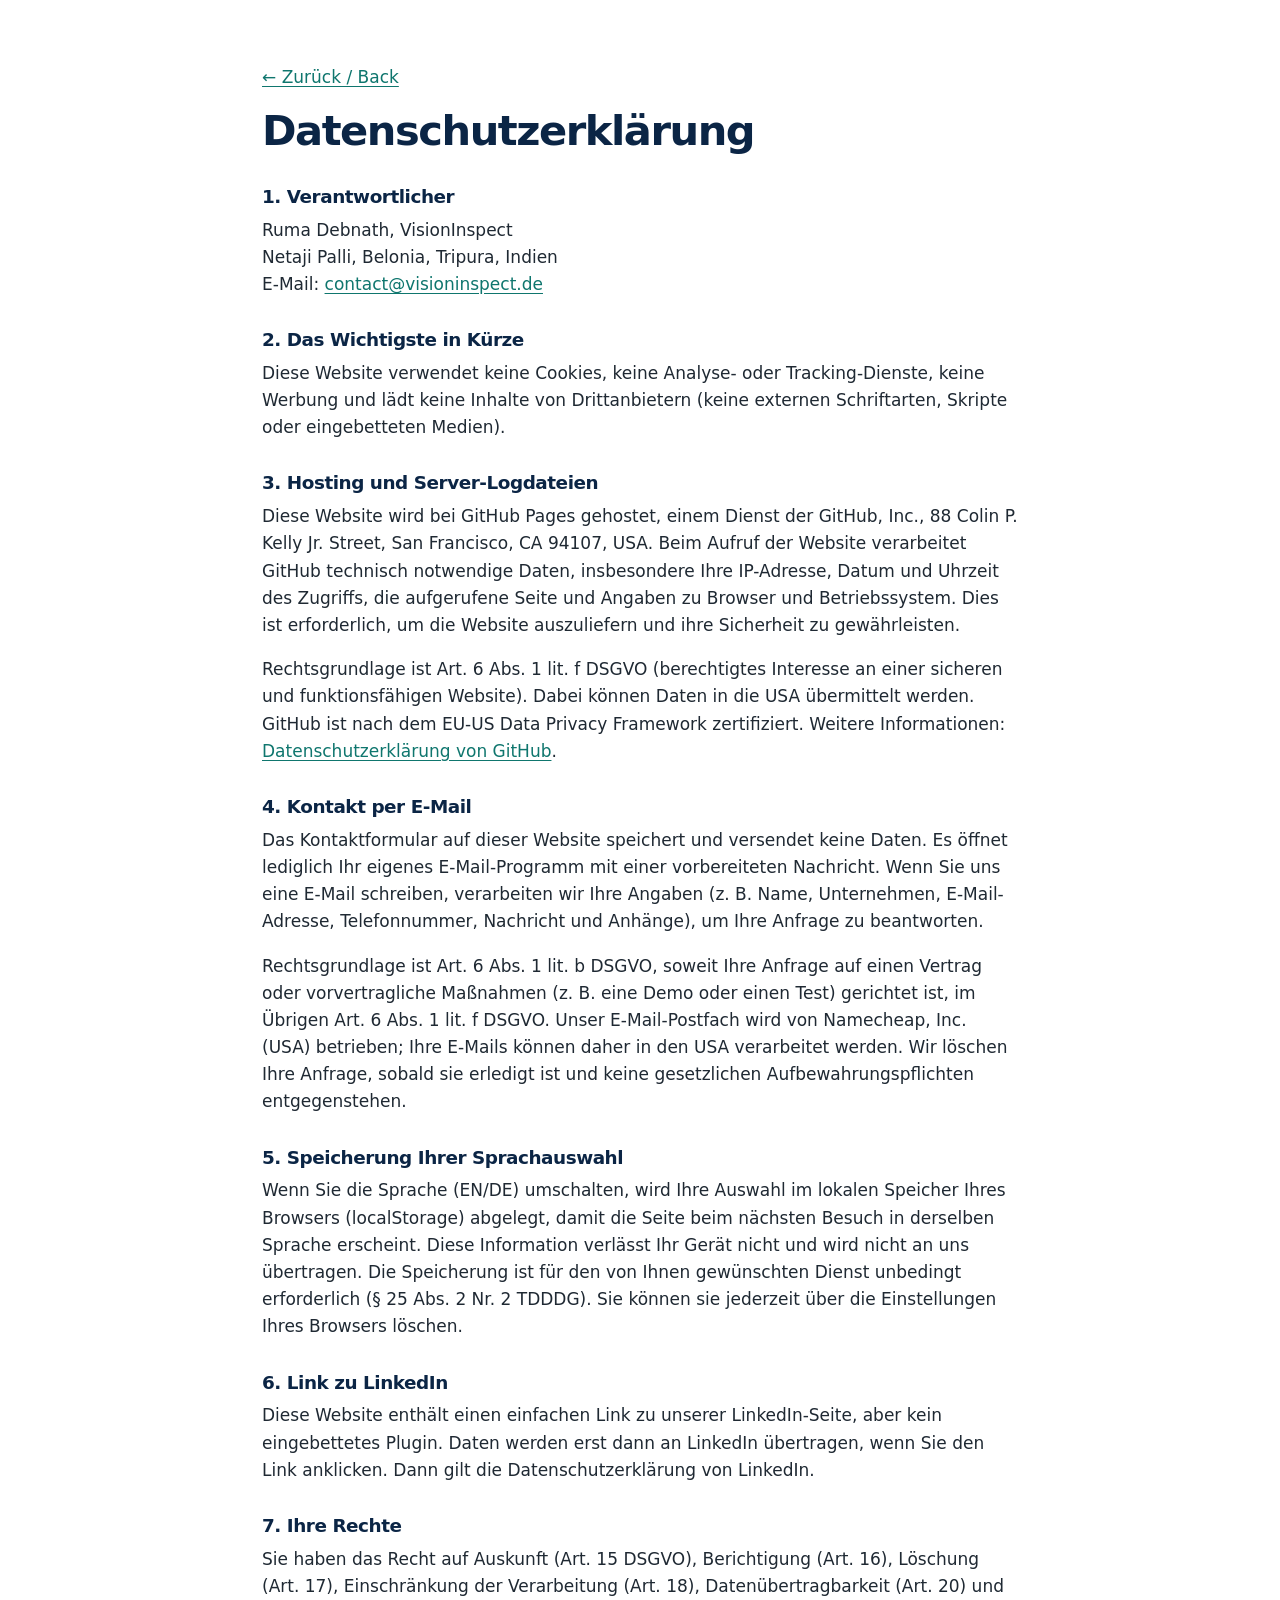
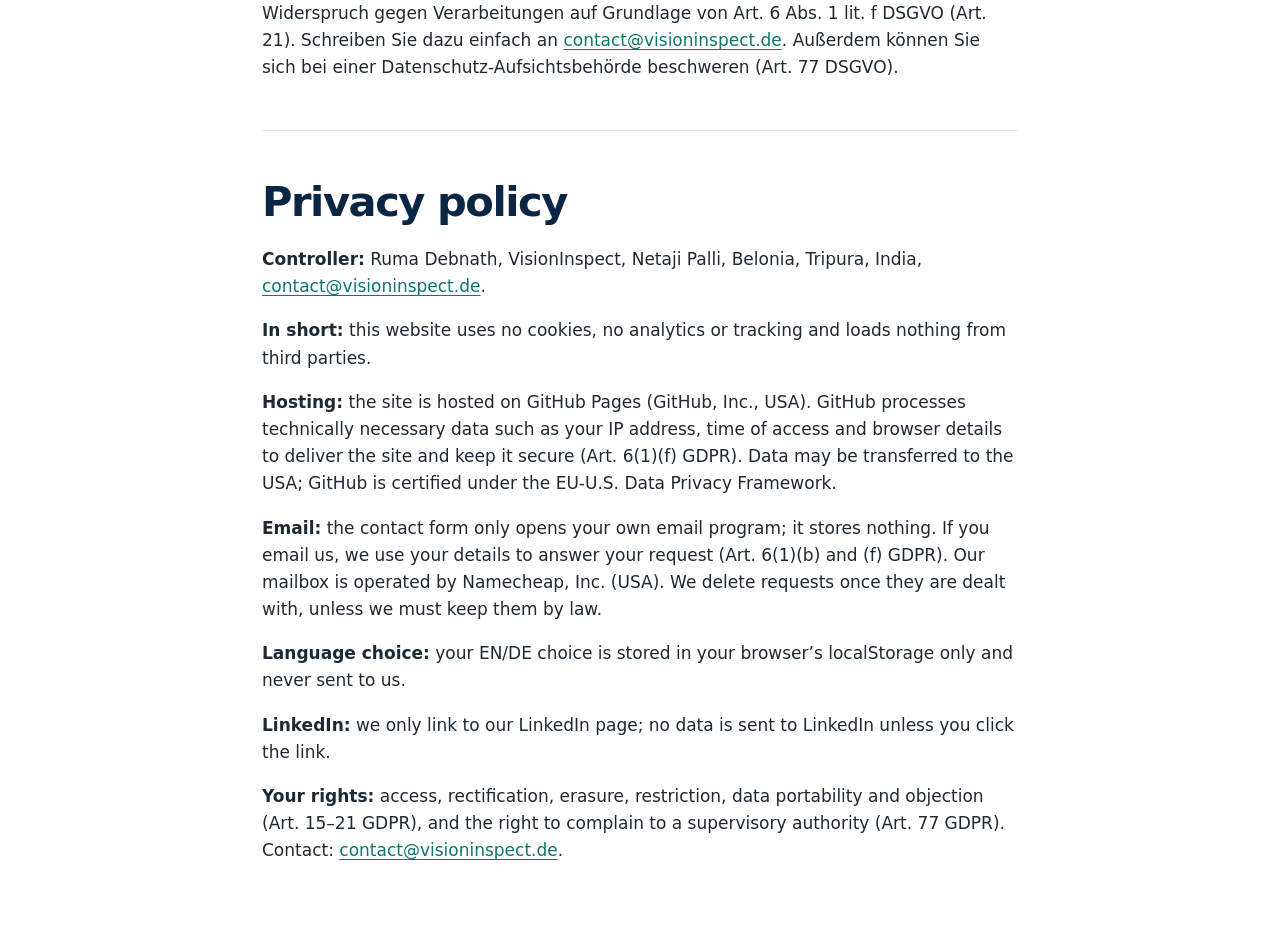
<file: privacy.html>
<!doctype html>
<html lang="de">
<head>
  <meta charset="utf-8">
  <meta name="viewport" content="width=device-width, initial-scale=1">
  <title>Datenschutzerklärung / Privacy policy | VisionInspect</title>
  <meta name="robots" content="noindex">
  <link rel="icon" href="img/favicon.svg" type="image/svg+xml">
  <link rel="stylesheet" href="css/styles.css">
</head>
<body>
  <main class="legal">
    <div class="container container-narrow">
      <p><a href="./">&larr; Zurück / Back</a></p>

      <h1>Datenschutzerklärung</h1>

      <h2>1. Verantwortlicher</h2>
      <p>
        Ruma Debnath, VisionInspect<br>
        Netaji Palli, Belonia, Tripura, Indien<br>
        E-Mail: <a href="mailto:contact@visioninspect.de">contact@visioninspect.de</a>
      </p>

      <h2>2. Das Wichtigste in Kürze</h2>
      <p>Diese Website verwendet keine Cookies, keine Analyse- oder Tracking-Dienste, keine Werbung und lädt keine Inhalte von Drittanbietern (keine externen Schriftarten, Skripte oder eingebetteten Medien).</p>

      <h2>3. Hosting und Server-Logdateien</h2>
      <p>Diese Website wird bei GitHub Pages gehostet, einem Dienst der GitHub, Inc., 88 Colin P. Kelly Jr. Street, San Francisco, CA 94107, USA. Beim Aufruf der Website verarbeitet GitHub technisch notwendige Daten, insbesondere Ihre IP-Adresse, Datum und Uhrzeit des Zugriffs, die aufgerufene Seite und Angaben zu Browser und Betriebssystem. Dies ist erforderlich, um die Website auszuliefern und ihre Sicherheit zu gewährleisten.</p>
      <p>Rechtsgrundlage ist Art. 6 Abs. 1 lit. f DSGVO (berechtigtes Interesse an einer sicheren und funktionsfähigen Website). Dabei können Daten in die USA übermittelt werden. GitHub ist nach dem EU-US Data Privacy Framework zertifiziert. Weitere Informationen: <a href="https://docs.github.com/de/site-policy/privacy-policies/github-general-privacy-statement" rel="noopener">Datenschutzerklärung von GitHub</a>.</p>

      <h2>4. Kontakt per E-Mail</h2>
      <p>Das Kontaktformular auf dieser Website speichert und versendet keine Daten. Es öffnet lediglich Ihr eigenes E-Mail-Programm mit einer vorbereiteten Nachricht. Wenn Sie uns eine E-Mail schreiben, verarbeiten wir Ihre Angaben (z. B. Name, Unternehmen, E-Mail-Adresse, Telefonnummer, Nachricht und Anhänge), um Ihre Anfrage zu beantworten.</p>
      <p>Rechtsgrundlage ist Art. 6 Abs. 1 lit. b DSGVO, soweit Ihre Anfrage auf einen Vertrag oder vorvertragliche Maßnahmen (z. B. eine Demo oder einen Test) gerichtet ist, im Übrigen Art. 6 Abs. 1 lit. f DSGVO. Unser E-Mail-Postfach wird von Namecheap, Inc. (USA) betrieben; Ihre E-Mails können daher in den USA verarbeitet werden. Wir löschen Ihre Anfrage, sobald sie erledigt ist und keine gesetzlichen Aufbewahrungspflichten entgegenstehen.</p>

      <h2>5. Speicherung Ihrer Sprachauswahl</h2>
      <p>Wenn Sie die Sprache (EN/DE) umschalten, wird Ihre Auswahl im lokalen Speicher Ihres Browsers (localStorage) abgelegt, damit die Seite beim nächsten Besuch in derselben Sprache erscheint. Diese Information verlässt Ihr Gerät nicht und wird nicht an uns übertragen. Die Speicherung ist für den von Ihnen gewünschten Dienst unbedingt erforderlich (§ 25 Abs. 2 Nr. 2 TDDDG). Sie können sie jederzeit über die Einstellungen Ihres Browsers löschen.</p>

      <h2>6. Link zu LinkedIn</h2>
      <p>Diese Website enthält einen einfachen Link zu unserer LinkedIn-Seite, aber kein eingebettetes Plugin. Daten werden erst dann an LinkedIn übertragen, wenn Sie den Link anklicken. Dann gilt die Datenschutzerklärung von LinkedIn.</p>

      <h2>7. Ihre Rechte</h2>
      <p>Sie haben das Recht auf Auskunft (Art. 15 DSGVO), Berichtigung (Art. 16), Löschung (Art. 17), Einschränkung der Verarbeitung (Art. 18), Datenübertragbarkeit (Art. 20) und Widerspruch gegen Verarbeitungen auf Grundlage von Art. 6 Abs. 1 lit. f DSGVO (Art. 21). Schreiben Sie dazu einfach an <a href="mailto:contact@visioninspect.de">contact@visioninspect.de</a>. Außerdem können Sie sich bei einer Datenschutz-Aufsichtsbehörde beschweren (Art. 77 DSGVO).</p>

      <hr>

      <div lang="en">
        <h1>Privacy policy</h1>
        <p><strong>Controller:</strong> Ruma Debnath, VisionInspect, Netaji Palli, Belonia, Tripura, India, <a href="mailto:contact@visioninspect.de">contact@visioninspect.de</a>.</p>
        <p><strong>In short:</strong> this website uses no cookies, no analytics or tracking and loads nothing from third parties.</p>
        <p><strong>Hosting:</strong> the site is hosted on GitHub Pages (GitHub, Inc., USA). GitHub processes technically necessary data such as your IP address, time of access and browser details to deliver the site and keep it secure (Art. 6(1)(f) GDPR). Data may be transferred to the USA; GitHub is certified under the EU-U.S. Data Privacy Framework.</p>
        <p><strong>Email:</strong> the contact form only opens your own email program; it stores nothing. If you email us, we use your details to answer your request (Art. 6(1)(b) and (f) GDPR). Our mailbox is operated by Namecheap, Inc. (USA). We delete requests once they are dealt with, unless we must keep them by law.</p>
        <p><strong>Language choice:</strong> your EN/DE choice is stored in your browser’s localStorage only and never sent to us.</p>
        <p><strong>LinkedIn:</strong> we only link to our LinkedIn page; no data is sent to LinkedIn unless you click the link.</p>
        <p><strong>Your rights:</strong> access, rectification, erasure, restriction, data portability and objection (Art. 15–21 GDPR), and the right to complain to a supervisory authority (Art. 77 GDPR). Contact: <a href="mailto:contact@visioninspect.de">contact@visioninspect.de</a>.</p>
      </div>
    </div>
  </main>
</body>
</html>
</file>
<file: css/styles.css>
/* ---------- tokens ---------- */
:root {
  --accent: #0f766e;
  --accent-dark: #0b5c55;
  --accent-soft: #ecf6f4;
  --ink: #0b2545;
  --text: #1f2933;
  --muted: #556170;
  --line: #e4e7ec;
  --line-strong: #d0d5dd;
  --bg: #ffffff;
  --bg-alt: #f7f8fa;
  --ok: #0f7a3d;
  --error: #b42318;
  --radius: 12px;
  --font: system-ui, -apple-system, "Segoe UI", Roboto, "Helvetica Neue", Arial, "Noto Sans", sans-serif;
  --header-h: 68px;
}

/* ---------- base ---------- */
*, *::before, *::after { box-sizing: border-box; }

html {
  scroll-behavior: smooth;
  scroll-padding-top: calc(var(--header-h) + 8px);
  -webkit-text-size-adjust: 100%;
}

body {
  margin: 0;
  font-family: var(--font);
  font-size: 1.0625rem;
  line-height: 1.6;
  color: var(--text);
  background: var(--bg);
  -webkit-font-smoothing: antialiased;
}

img, svg, video { display: block; max-width: 100%; }
h1, h2, h3 { margin: 0 0 .5em; color: var(--ink); line-height: 1.12; letter-spacing: -.025em; }
h1 { font-size: clamp(2.3rem, 5.4vw, 4rem); font-weight: 750; letter-spacing: -.035em; }
h2 { font-size: clamp(1.75rem, 3.4vw, 2.6rem); font-weight: 720; }
h3 { font-size: 1.1rem; font-weight: 650; letter-spacing: -.01em; }
p { margin: 0 0 1em; }
a { color: var(--accent); text-underline-offset: 3px; }
a:hover { color: var(--accent-dark); }
ul, ol { margin: 0; padding: 0; list-style: none; }

:focus-visible {
  outline: 3px solid var(--accent);
  outline-offset: 2px;
  border-radius: 4px;
}

.sprite { position: absolute; width: 0; height: 0; overflow: hidden; }

.visually-hidden {
  position: absolute !important;
  width: 1px; height: 1px;
  margin: -1px; padding: 0;
  overflow: hidden;
  clip: rect(0 0 0 0);
  white-space: nowrap;
  border: 0;
}

.skip-link {
  position: absolute;
  left: 16px; top: -100px;
  z-index: 100;
  padding: .6rem 1rem;
  background: var(--accent);
  color: #fff;
  border-radius: 6px;
  font-weight: 600;
}
.skip-link:focus { top: 12px; color: #fff; }

.container { width: 100%; max-width: 1180px; margin: 0 auto; padding: 0 16px; }
@media (min-width: 700px) { .container { padding: 0 32px; } }

.muted { color: var(--muted); font-size: .95rem; }
.lead { font-size: 1.15rem; color: var(--muted); max-width: 60ch; }
.eyebrow {
  margin-bottom: .75rem;
  color: var(--accent);
  font-size: .8rem;
  font-weight: 700;
  letter-spacing: .1em;
  text-transform: uppercase;
}

.icon {
  width: 1.25em; height: 1.25em;
  flex: none;
  fill: none;
  stroke: currentColor;
  stroke-width: 1.7;
  stroke-linecap: round;
  stroke-linejoin: round;
}

main:focus { outline: none; }

.noscript { margin: 0; padding: 1rem 16px; background: var(--accent-soft); text-align: center; }

/* ---------- buttons ---------- */
.btn {
  display: inline-flex;
  align-items: center;
  justify-content: center;
  gap: .5rem;
  min-height: 48px;
  padding: .7rem 1.35rem;
  border: 0;
  border-radius: 999px;
  font: inherit;
  font-weight: 600;
  text-decoration: none;
  cursor: pointer;
  transition: background-color .15s, color .15s, transform .15s;
}
.btn-primary { background: var(--accent); color: #fff; }
.btn-primary:hover { background: var(--accent-dark); color: #fff; }
.btn-link { padding-left: .5rem; padding-right: .5rem; background: none; color: var(--ink); }
.btn-link:hover { color: var(--accent); }
.btn-sm { min-height: 40px; padding: .45rem 1rem; font-size: .92rem; }

.icon-btn {
  display: inline-flex;
  align-items: center;
  justify-content: center;
  width: 44px; height: 44px;
  border: 1px solid var(--line-strong);
  border-radius: 50%;
  background: #fff;
  color: var(--ink);
  cursor: pointer;
  transition: border-color .15s, color .15s;
}
.icon-btn:hover { border-color: var(--accent); color: var(--accent); }

/* ---------- header ---------- */
.site-header {
  position: sticky;
  top: 0;
  z-index: 50;
  background: rgba(255, 255, 255, .94);
  -webkit-backdrop-filter: saturate(180%) blur(10px);
  backdrop-filter: saturate(180%) blur(10px);
  border-bottom: 1px solid transparent;
  transition: border-color .2s;
}
.site-header.is-scrolled { border-bottom-color: var(--line); }
.header-inner {
  display: flex;
  align-items: center;
  flex-wrap: wrap;
  gap: 8px;
  min-height: var(--header-h);
}
.brand {
  display: inline-flex;
  align-items: center;
  gap: .55rem;
  margin: 0 auto 0 0;
  font-weight: 750;
  font-size: 1.1rem;
  letter-spacing: -.02em;
  color: var(--ink);
  text-decoration: none;
}
.brand-logo { width: 30px; height: 30px; }

.nav-toggle {
  order: 3;
  display: inline-flex;
  align-items: center;
  gap: .4rem;
  min-height: 40px;
  padding: 0 .8rem;
  border: 1px solid var(--line-strong);
  border-radius: 999px;
  background: #fff;
  color: var(--ink);
  font: inherit;
  font-size: .92rem;
  cursor: pointer;
}

.header-cta { order: 2; display: none; }

.site-nav { display: none; order: 4; width: 100%; }
.site-nav.open { display: block; }
.site-nav ul { padding: .25rem 0 1rem; }
.site-nav a {
  display: block;
  padding: .75rem .25rem;
  color: var(--ink);
  text-decoration: none;
  font-weight: 500;
  border-bottom: 1px solid var(--line);
}
.site-nav a:hover { color: var(--accent); }

.lang-switch {
  order: 1;
  display: inline-flex;
  padding: 3px;
  border-radius: 999px;
  background: var(--bg-alt);
  border: 1px solid var(--line);
}
.lang-switch button, .lang-switch a {
  min-width: 40px;
  min-height: 34px;
  border: 0;
  border-radius: 999px;
  background: transparent;
  color: var(--muted);
  font: inherit;
  font-size: .82rem;
  font-weight: 700;
  cursor: pointer;
}
.lang-switch a { display: inline-flex; align-items: center; justify-content: center; text-decoration: none; }
.lang-switch a:hover { color: var(--ink); }
.lang-switch button[aria-pressed="true"], .lang-switch a[aria-current="true"] { background: #fff; color: var(--ink); box-shadow: 0 1px 2px rgba(16, 24, 40, .12); }

@media (min-width: 600px) {
  .header-cta { display: inline-flex; }
}
@media (min-width: 1000px) {
  .nav-toggle { display: none; }
  .site-nav { display: block; order: 0; width: auto; margin-right: 8px; }
  .site-nav ul { display: flex; gap: 2px; padding: 0; }
  .site-nav a { border: 0; padding: .45rem .7rem; border-radius: 999px; font-size: .95rem; color: var(--text); }
  .site-nav a:hover { background: var(--bg-alt); color: var(--ink); }
  .nav-contact { display: none; }
}
@media (min-width: 1000px) and (max-width: 1149px) {
  .site-nav { margin-right: 4px; }
  .site-nav a { padding: .45rem .5rem; font-size: .9rem; }
  .nav-faq { display: none; }   /* solution and blog pages: FAQ is on the home page */
}

/* ---------- sections ---------- */
.section { padding: 80px 0; }
.section-tight { padding: 64px 0; }
.section-alt { background: var(--bg-alt); }
.section-head { margin-bottom: 48px; max-width: 760px; }
.section-head .lead { margin-bottom: 0; }

@media (min-width: 1000px) {
  .section { padding: 112px 0; }
  .section-tight { padding: 80px 0; }
}

/* fade-in (only when JS runs and motion is allowed) */
@media (prefers-reduced-motion: no-preference) {
  .js [data-reveal] { opacity: 0; transform: translateY(16px); transition: opacity .7s ease, transform .7s ease; }
  .js [data-reveal].is-visible { opacity: 1; transform: none; }
}

/* ---------- hero ---------- */
.hero { padding: 48px 0 0; }
.hero-grid { display: grid; gap: 48px; align-items: center; }
.hero h1 { margin-bottom: 1.25rem; }
.h1-sub {
  display: block;
  margin-top: .5rem;
  font-size: .5em;
  font-weight: 600;
  line-height: 1.25;
  letter-spacing: -.02em;
  color: var(--muted);
}
.cta-row { display: flex; flex-wrap: wrap; align-items: center; gap: 8px 16px; margin-top: 28px; }

.fact-strip {
  display: grid;
  gap: .75rem 2rem;
  margin-top: 56px;
  padding: 24px 0;
  border-top: 1px solid var(--line);
  border-bottom: 1px solid var(--line);
  color: var(--text);
  font-size: .95rem;
  font-weight: 500;
}
.fact-strip li { display: flex; align-items: center; gap: .55rem; }
.fact-strip .icon { color: var(--ok); }

@media (min-width: 600px) { .fact-strip { grid-template-columns: 1fr 1fr; } }
@media (min-width: 1000px) {
  .hero { padding: 80px 0 0; }
  .hero-grid { grid-template-columns: 1fr 1.08fr; gap: 64px; }
  .fact-strip { grid-template-columns: repeat(4, auto); justify-content: space-between; margin-top: 80px; }
}

/* ---------- carousel with compare slider ---------- */
.carousel { min-width: 0; }
.carousel-label {
  margin: 0 0 .75rem;
  color: var(--muted);
  font-size: .8rem;
  font-weight: 700;
  letter-spacing: .1em;
  text-transform: uppercase;
}
.carousel-viewport { overflow: hidden; border-radius: var(--radius); }
.carousel-track { display: flex; transition: transform .5s cubic-bezier(.2, .7, .2, 1); }
.slide { flex: 0 0 100%; min-width: 0; }
.slide-caption { margin: .9rem 0 0; font-weight: 600; color: var(--ink); min-height: 3.2em; }
.slide-credit { margin: 0; font-size: .8rem; color: var(--muted); }
.slide-credit a { color: inherit; }
.carousel-controls { display: flex; align-items: center; gap: 12px; }
.carousel-dots { display: flex; flex-wrap: wrap; gap: 0; margin-right: auto; }
.dot {
  position: relative;
  width: 26px; height: 32px;
  padding: 0;
  border: 0;
  background: transparent;
  cursor: pointer;
}
.dot::after {
  content: "";
  position: absolute;
  left: 4px; right: 4px; top: 50%;
  height: 4px;
  margin-top: -2px;
  border-radius: 2px;
  background: #98a2b3;
  transition: background-color .2s;
}
.dot[aria-current="true"]::after { background: var(--accent); }
.dot:hover::after { background: var(--accent-dark); }
@media (max-width: 599px) {
  .carousel-controls { gap: 8px; }
  .dot { width: 18px; }
  .dot::after { left: 3px; right: 3px; }
}

.compare {
  --pos: 50%;
  position: relative;
  aspect-ratio: 8 / 5;
  overflow: hidden;
  border-radius: var(--radius);
  background: #2a2e33;
  box-shadow: 0 1px 2px rgba(16, 24, 40, .06), 0 12px 32px -8px rgba(16, 24, 40, .25);
  user-select: none;
}
.compare-img, .compare-video {
  position: absolute;
  inset: 0;
  width: 100%;
  height: 100%;
  object-fit: cover;
}
.compare-after { clip-path: inset(0 0 0 var(--pos)); }
.compare-handle {
  position: absolute;
  top: 0; bottom: 0;
  left: var(--pos);
  width: 2px;
  margin-left: -1px;
  background: #fff;
  pointer-events: none;
}
.compare-handle::after {
  content: "";
  position: absolute;
  top: 50%; left: 50%;
  width: 40px; height: 40px;
  margin: -20px 0 0 -20px;
  border-radius: 50%;
  background:
    url("data:image/svg+xml,%3Csvg xmlns='http://www.w3.org/2000/svg' viewBox='0 0 24 24' fill='none' stroke='%230f766e' stroke-width='2.2' stroke-linecap='round' stroke-linejoin='round'%3E%3Cpath d='M9 7l-5 5 5 5M15 7l5 5-5 5'/%3E%3C/svg%3E") center / 22px no-repeat,
    #fff;
  box-shadow: 0 2px 8px rgba(0, 0, 0, .35);
  animation: knob-hint 2.4s ease-in-out 1s 2;
}
.compare-range {
  position: absolute;
  inset: 0;
  width: 100%;
  height: 100%;
  margin: 0;
  opacity: 0;
  cursor: ew-resize;
  touch-action: pan-y;
}
.compare:focus-within .compare-handle::after { outline: 3px solid var(--accent); outline-offset: 3px; }
.compare-tag, .example-badge {
  position: absolute;
  padding: .2rem .55rem;
  border-radius: 999px;
  font-size: .75rem;
  font-weight: 600;
  pointer-events: none;
}
.compare-tag { bottom: 10px; background: rgba(15, 23, 42, .78); color: #fff; }
.compare-tag-l { left: 10px; }
.compare-tag-r { right: 10px; }
.example-badge { top: 10px; left: 10px; background: rgba(255, 255, 255, .92); color: #344054; }

@keyframes knob-hint {
  0%, 100% { transform: translateX(0); }
  30% { transform: translateX(-8px); }
  60% { transform: translateX(8px); }
}

/* ---------- screenshot placeholders ---------- */
.shot {
  margin: 0;
  border-radius: var(--radius);
  overflow: hidden;
  aspect-ratio: 16 / 10;
  background: #fff;
  border: 1px solid var(--line);
}
.shot img { width: 100%; height: 100%; object-fit: cover; }
.shot-placeholder {
  display: flex;
  align-items: center;
  justify-content: center;
  padding: 1.5rem;
  border: 1px dashed var(--line-strong);
  background:
    linear-gradient(var(--line) 1px, transparent 1px) 0 0 / 100% 32px,
    linear-gradient(90deg, var(--line) 1px, transparent 1px) 0 0 / 32px 100%,
    var(--bg-alt);
  color: var(--muted);
  font-size: .9rem;
  font-weight: 500;
  text-align: center;
}
.shot-placeholder span { padding: .4rem .8rem; border-radius: 6px; background: rgba(255, 255, 255, .9); }

/* ---------- modules: tabs + stepper ---------- */
.tabs {
  display: inline-flex;
  flex-wrap: wrap;
  gap: 4px;
  padding: 4px;
  margin-bottom: 40px;
  border-radius: 999px;
  background: var(--bg-alt);
  border: 1px solid var(--line);
}
.tabs [role="tab"] {
  display: inline-flex;
  align-items: center;
  gap: .5rem;
  min-height: 44px;
  padding: 0 1.1rem;
  border: 0;
  border-radius: 999px;
  background: transparent;
  color: var(--muted);
  font: inherit;
  font-weight: 600;
  cursor: pointer;
  transition: background-color .15s, color .15s;
}
.tabs [role="tab"]:hover { color: var(--ink); }
.tabs [aria-selected="true"] { background: #fff; color: var(--ink); box-shadow: 0 1px 3px rgba(16, 24, 40, .12); }
.tabs [aria-selected="true"] .icon { color: var(--accent); }

@media (max-width: 599px) {
  .tabs { display: grid; grid-template-columns: 1fr 1fr; width: 100%; }
  .tabs [role="tab"] { justify-content: center; padding: 0 .5rem; font-size: .9rem; }
  .tabs [role="tab"] .icon { display: none; }
}

.panel:focus-visible { outline-offset: 8px; }
.panel-lead {
  max-width: 34ch;
  margin-bottom: 40px;
  font-size: clamp(1.3rem, 2.4vw, 1.75rem);
  font-weight: 600;
  line-height: 1.3;
  letter-spacing: -.02em;
  color: var(--ink);
}
.panel-grid { display: grid; gap: 32px; align-items: start; }

.stepper { display: grid; border-top: 1px solid var(--line); }
.stepper li { border-bottom: 1px solid var(--line); }
.step-btn {
  display: flex;
  gap: 1.1rem;
  width: 100%;
  padding: 1.1rem .75rem 1.1rem 0;
  border: 0;
  background: transparent;
  color: inherit;
  font: inherit;
  text-align: left;
  cursor: pointer;
  position: relative;
}
.step-btn::before {
  content: "";
  position: absolute;
  left: 0; top: -1px;
  width: 0; height: 2px;
  background: var(--accent);
  transition: width .3s ease;
}
.step-btn[aria-pressed="true"]::before { width: 100%; }
.step-num {
  flex: none;
  width: 2.2rem;
  color: var(--muted);
  font-size: .9rem;
  font-weight: 700;
  font-variant-numeric: tabular-nums;
  line-height: 1.75;
}
.step-btn[aria-pressed="true"] .step-num { color: var(--accent); }
.step-body { display: grid; gap: .2rem; }
.step-title { color: var(--ink); font-weight: 650; font-size: 1.05rem; }
.step-desc { color: var(--muted); font-size: .97rem; }
.step-btn:hover .step-title { color: var(--accent); }

.features-title {
  margin: 64px 0 20px;
  color: var(--muted);
  font-size: .8rem;
  font-weight: 700;
  letter-spacing: .1em;
  text-transform: uppercase;
}
.feature-list { display: grid; gap: 0 48px; }
.feature-list li {
  display: flex;
  gap: .85rem;
  padding: 1rem 0;
  border-top: 1px solid var(--line);
}
.feature-list .icon, .checklist .icon { margin-top: .2rem; color: var(--accent); width: 20px; height: 20px; }
.feature-list p, .checklist p { margin: 0; color: var(--muted); }
.feature-list strong, .checklist strong { color: var(--ink); font-weight: 650; }

@media (min-width: 700px) {
  .feature-list { grid-template-columns: 1fr 1fr; }
}
@media (min-width: 1000px) {
  .panel-grid { grid-template-columns: .9fr 1.1fr; gap: 64px; }
  .panel-grid .shot { position: sticky; top: calc(var(--header-h) + 24px); }
  .feature-list { grid-template-columns: repeat(3, 1fr); }
}

/* ---------- no AI expertise strip ---------- */
.easy-grid { display: grid; gap: 32px; }
.easy-grid h2 { font-size: clamp(1.5rem, 2.6vw, 2rem); }
.easy-grid .lead { margin: 0; font-size: 1.05rem; }
.strip { display: grid; gap: 0; }
.strip li {
  display: grid;
  align-content: start;
  gap: .25rem;
  padding: 1rem 0;
  border-top: 1px solid var(--line-strong);
  font-size: .95rem;
  color: var(--muted);
}
.strip .icon { width: 22px; height: 22px; color: var(--accent); margin-bottom: .35rem; }
.strip strong { color: var(--ink); font-weight: 650; }

@media (min-width: 600px) {
  .strip { grid-template-columns: repeat(2, 1fr); gap: 0 32px; }
}
@media (min-width: 1000px) {
  .easy-grid { grid-template-columns: 300px 1fr; gap: 64px; align-items: start; }
  .strip { grid-template-columns: repeat(5, 1fr); gap: 0 24px; }
  .strip li { padding-top: 1.25rem; }
}

/* ---------- integrations ---------- */
.tiles {
  display: grid;
  border-top: 1px solid var(--line);
  border-left: 1px solid var(--line);
}
.tiles li {
  padding: 24px;
  border-right: 1px solid var(--line);
  border-bottom: 1px solid var(--line);
  transition: background-color .2s;
}
.tiles li:hover { background: var(--bg-alt); }
.tiles .icon { width: 28px; height: 28px; color: var(--accent); margin-bottom: 1rem; }
.tiles h3 { margin-bottom: .25rem; }
.tiles p { margin: 0; color: var(--muted); font-size: .95rem; }
.tile-link { display: inline-block; margin-top: .75rem; font-size: .95rem; font-weight: 600; }
.tiles-related h3 a { color: var(--ink); text-decoration: none; }
.tiles-related h3 a::after { content: " \2192"; color: var(--accent); }
.tiles-related li:hover h3 a { color: var(--accent); }

@media (min-width: 600px) { .tiles { grid-template-columns: repeat(2, 1fr); } }
@media (min-width: 1000px) { .tiles { grid-template-columns: repeat(3, 1fr); } .tiles li { padding: 32px; } }

/* ---------- your data, your control ---------- */
.data-grid { display: grid; gap: 48px; align-items: start; }
.col-title { margin-bottom: 1rem; }
.col-title-gap { margin-top: 48px; }
.checklist { display: grid; }
.checklist li {
  display: flex;
  gap: .85rem;
  padding: .85rem 0;
  border-top: 1px solid var(--line);
}
.deploy-list { margin: 0; border-bottom: 1px solid var(--line); }
.deploy-row {
  display: flex;
  align-items: center;
  justify-content: space-between;
  gap: 1rem;
  padding: .85rem 0;
  border-top: 1px solid var(--line);
}
.deploy-row dt { font-weight: 600; color: var(--ink); }
.deploy-row dd { margin: 0; }
.badge {
  display: inline-block;
  padding: .2rem .7rem;
  border-radius: 999px;
  background: #eaecf0;
  color: #344054;
  font-size: .82rem;
  font-weight: 600;
  white-space: nowrap;
}
.badge-now { background: #e3f4ea; color: var(--ok); }

.ai-panel {
  padding: 28px;
  border: 1px solid var(--line);
  border-radius: var(--radius);
  background: #fff;
}
.ai-panel .muted { margin-bottom: 1.25rem; }

@media (min-width: 1000px) {
  .data-grid { grid-template-columns: 1fr 1fr; gap: 64px; }
  .ai-panel { padding: 40px; }
}

/* ---------- split layout (FAQ, contact) ---------- */
.split { display: grid; gap: 32px; }
.split-head .lead { margin-bottom: 1.5rem; }
@media (min-width: 1000px) {
  .split { grid-template-columns: 1fr 1.5fr; gap: 80px; align-items: start; }
  .split-head { position: sticky; top: calc(var(--header-h) + 32px); }
}

/* ---------- FAQ ---------- */
.faq { border-top: 1px solid var(--line-strong); }
.faq details { border-bottom: 1px solid var(--line-strong); }
.faq summary {
  position: relative;
  padding: 1.25rem 3rem 1.25rem 0;
  color: var(--ink);
  font-weight: 600;
  font-size: 1.05rem;
  cursor: pointer;
  list-style: none;
}
.faq summary::-webkit-details-marker { display: none; }
.faq summary::before, .faq summary::after {
  content: "";
  position: absolute;
  right: 6px; top: 50%;
  width: 14px; height: 2px;
  background: var(--accent);
  transition: transform .25s ease;
}
.faq summary::after { transform: rotate(90deg); }
.faq details[open] summary::after { transform: rotate(0deg); }
.faq summary:hover { color: var(--accent); }
.faq details p { margin: 0; padding: 0 3rem 1.4rem 0; color: var(--muted); }

/* ---------- contact ---------- */
.contact-direct { display: flex; gap: .75rem; align-items: flex-start; color: var(--muted); }
.contact-direct .icon { margin-top: .2rem; color: var(--accent); }
.contact-direct a { font-weight: 600; }

.contact-form {
  display: grid;
  gap: 20px;
  padding: 24px;
  border: 1px solid var(--line);
  border-radius: var(--radius);
  background: #fff;
}
.field { display: grid; gap: .4rem; margin: 0; padding: 0; border: 0; min-width: 0; }
.field label, .field legend { padding: 0; color: var(--ink); font-weight: 600; font-size: .92rem; }
.req { color: var(--error); }
input[type="text"], input[type="email"], input[type="tel"], textarea {
  width: 100%;
  min-height: 48px;
  padding: .7rem .85rem;
  border: 1px solid #98a2b3;
  border-radius: 8px;
  background: #fff;
  color: var(--text);
  font: inherit;
  transition: border-color .15s, box-shadow .15s;
}
textarea { resize: vertical; }
input:focus-visible, textarea:focus-visible { outline: none; border-color: var(--accent); box-shadow: 0 0 0 3px rgba(26, 86, 219, .25); }
[aria-invalid="true"] { border-color: var(--error) !important; box-shadow: 0 0 0 1px var(--error); }
.radio-row { display: flex; flex-wrap: wrap; gap: .25rem 1.5rem; margin-top: .25rem; }
.radio-row label { display: inline-flex; align-items: center; gap: .45rem; min-height: 44px; font-weight: 400; color: var(--text); cursor: pointer; }
.radio-row input { width: 18px; height: 18px; accent-color: var(--accent); }
.form-footer .btn { margin-bottom: .75rem; }
.form-status { min-height: 1.5em; margin-bottom: .5rem; font-weight: 600; }
.form-status.is-error { color: var(--error); }
.form-footer .muted { margin: 0; }

@media (min-width: 700px) {
  .contact-form { grid-template-columns: 1fr 1fr; padding: 32px; }
  .field-full { grid-column: 1 / -1; }
}

/* ---------- footer ---------- */
.site-footer { padding: 48px 0; border-top: 1px solid var(--line); }
.footer-inner { display: grid; gap: 24px; }
.brand-footer { margin-bottom: .75rem; }
.footer-links { display: flex; flex-wrap: wrap; gap: .25rem 1.5rem; }
.footer-links a { display: inline-block; padding: .4rem 0; color: var(--text); }
.footer-links a:hover { color: var(--accent); }
.site-footer .muted { margin-bottom: .35rem; }

@media (min-width: 800px) {
  .footer-inner { grid-template-columns: 1fr auto; align-items: start; }
}

/* ---------- legal stub pages ---------- */
.legal { padding: 64px 0; min-height: 60vh; }
.legal .container { max-width: 820px; }
.legal h1 { font-size: clamp(2rem, 4vw, 2.6rem); }
.legal h2 { font-size: 1.15rem; margin-top: 2rem; }
.legal hr { margin: 3rem 0; border: 0; border-top: 1px solid var(--line); }
.todo {
  padding: 1rem 1.25rem;
  border: 2px dashed var(--line-strong);
  border-radius: var(--radius);
  background: var(--bg-alt);
  color: var(--muted);
  font-weight: 600;
}

/* ---------- reduced motion ---------- */
@media (prefers-reduced-motion: reduce) {
  html { scroll-behavior: auto; }
  *, *::before, *::after {
    animation-duration: .01ms !important;
    animation-iteration-count: 1 !important;
    transition-duration: .01ms !important;
  }
}

/* "Where it's used": four tiles in one row on desktop */
@media (min-width: 1000px) { .tiles-4 { grid-template-columns: repeat(4, 1fr); } }

/* ---------- solution pages (pcb-inspection/ etc., written by tools/build.mjs) ---------- */
.site-nav a[aria-current="page"] { color: var(--accent); font-weight: 600; }
.page-hero { padding-bottom: 0; }
.page-hero h1 { max-width: 20ch; font-size: clamp(2.1rem, 4.6vw, 3.4rem); }
.page-hero .lead { max-width: 68ch; }
.breadcrumbs ol { display: flex; flex-wrap: wrap; gap: .25rem; margin-bottom: 1.5rem; font-size: .9rem; color: var(--muted); }
.breadcrumbs li + li::before { content: "/"; margin-right: .25rem; color: var(--line-strong); }
.breadcrumbs a { color: var(--muted); }
.breadcrumbs a:hover { color: var(--accent); }

.prose { max-width: 70ch; }
.prose p { color: var(--text); }
.prose p:last-child { margin-bottom: 0; }

.page-steps { display: grid; gap: 0 48px; border-top: 1px solid var(--line); }
.page-steps li { display: flex; gap: 1.25rem; padding: 1.5rem 0; border-bottom: 1px solid var(--line); }
.page-steps .step-num { color: var(--accent); }
.page-steps h3 { margin-bottom: .25rem; }
.page-steps p { margin: 0; color: var(--muted); }
@media (min-width: 800px) { .page-steps { grid-template-columns: repeat(2, 1fr); } }

.page-cols { display: grid; gap: 32px 64px; }
@media (min-width: 800px) { .page-cols { grid-template-columns: repeat(2, 1fr); } }

.table-wrap { overflow-x: auto; border: 1px solid var(--line); border-radius: var(--radius); background: var(--bg); }
.compare-table { width: 100%; min-width: 640px; border-collapse: collapse; font-size: .95rem; }
.compare-table th, .compare-table td { padding: .9rem 1rem; border-bottom: 1px solid var(--line); text-align: left; vertical-align: top; }
.compare-table tbody tr:last-child > * { border-bottom: 0; }
.compare-table thead th { color: var(--ink); font-weight: 650; background: var(--bg-alt); }
.compare-table tbody th { color: var(--ink); font-weight: 600; }
.compare-table td { color: var(--muted); }
.compare-table th:last-child, .compare-table td:last-child { background: var(--accent-soft); color: var(--ink); }

.example-figure { margin: 0; }
.example-pair { display: grid; gap: 16px; }
@media (min-width: 700px) { .example-pair { grid-template-columns: repeat(2, 1fr); } }
.example-img { position: relative; overflow: hidden; border-radius: var(--radius); background: #2a2e33; }
.example-img img { width: 100%; height: auto; }
.example-figure figcaption { margin-top: .9rem; color: var(--ink); font-weight: 600; max-width: 75ch; }
.example-figure .slide-credit { display: block; margin-top: .25rem; font-weight: 400; }

.page-cta h2 { max-width: 24ch; }
.page-cta .cta-row { gap: 16px 32px; }
.page-cta .contact-direct { margin: 0; }

/* ---------- blog (blog/, de/blog/, written by tools/build.mjs) ---------- */
.post-list { display: grid; gap: 32px; }
@media (min-width: 700px) { .post-list { grid-template-columns: repeat(2, 1fr); } }
@media (min-width: 1050px) { .post-list { grid-template-columns: repeat(3, 1fr); } }
.post-card { display: flex; flex-direction: column; border: 1px solid var(--line); border-radius: var(--radius); overflow: hidden; background: var(--bg); transition: border-color .15s; }
.post-card:hover { border-color: var(--accent); }
.post-card-img { display: block; aspect-ratio: 16 / 10; background: var(--bg-alt); }
.post-card-img img { width: 100%; height: 100%; object-fit: cover; }
.post-card-body { padding: 1.25rem 1.25rem 1.5rem; }
.post-card h2 { margin: .35rem 0 .5rem; font-size: 1.2rem; line-height: 1.3; }
.post-card h2 a { color: var(--ink); text-decoration: none; }
.post-card h2 a:hover { color: var(--accent); }
.post-card p { margin: 0; color: var(--muted); font-size: .97rem; }
.post-meta { display: flex; flex-wrap: wrap; gap: .25rem 1rem; margin: 0; color: var(--muted); font-size: .9rem; }
.post-card .post-meta { font-size: .85rem; }

.post-hero .container { max-width: 760px; }
.post-hero h1 { max-width: 24ch; font-size: clamp(2rem, 4.2vw, 2.9rem); }
.post-hero .post-meta { margin-top: 1rem; }
.post-note { margin: .75rem 0 0; color: var(--muted); font-size: .9rem; font-style: italic; }
.post-body { max-width: 760px; padding-top: 40px; padding-bottom: 72px; }
.post-cover figure { margin: 0 0 2.5rem; }
.post-cover img { width: 100%; height: auto; border-radius: var(--radius); }

.article-body { color: var(--text); font-size: 1.06rem; line-height: 1.75; }
.article-body > :first-child { margin-top: 0; }
.article-body h2 { margin: 2.5rem 0 .75rem; font-size: 1.6rem; line-height: 1.25; scroll-margin-top: calc(var(--header-h) + 16px); }
.article-body h3 { margin: 2rem 0 .5rem; font-size: 1.25rem; scroll-margin-top: calc(var(--header-h) + 16px); }
.article-body p, .article-body ul, .article-body ol { margin: 0 0 1.1rem; }
.article-body ul, .article-body ol { padding-left: 1.4rem; }
.article-body ul { list-style: disc; }
.article-body ol { list-style: decimal; }
.article-body li { margin-bottom: .35rem; }
.article-body a { color: var(--accent); }
.article-body strong { color: var(--ink); }
.article-body figure { margin: 2rem 0; }
.article-body figure img { width: 100%; height: auto; border-radius: var(--radius); border: 1px solid var(--line); }
.article-body figcaption { margin-top: .5rem; color: var(--muted); font-size: .9rem; line-height: 1.5; }
.article-body blockquote { margin: 1.5rem 0; padding: .25rem 0 .25rem 1.25rem; border-left: 3px solid var(--accent); color: var(--ink); }
.article-body code { padding: .1em .35em; border-radius: 4px; background: var(--bg-alt); font-size: .9em; }
.article-body pre { margin: 1.5rem 0; padding: 1rem 1.25rem; overflow-x: auto; border-radius: var(--radius); background: #0b1b2e; color: #e6edf3; font-size: .9rem; line-height: 1.6; }
.article-body pre code { padding: 0; background: none; color: inherit; }
.article-body hr { margin: 2.5rem 0; border: 0; border-top: 1px solid var(--line); }
.article-body .table-wrap { margin: 1.5rem 0; }
.article-table { width: 100%; border-collapse: collapse; font-size: .95rem; line-height: 1.5; }
.article-table th, .article-table td { padding: .7rem .9rem; border-bottom: 1px solid var(--line); text-align: left; vertical-align: top; }
.article-table thead th { color: var(--ink); background: var(--bg-alt); }
.article-table tbody tr:last-child > * { border-bottom: 0; }
.post-tags { margin: 2.5rem 0 0; color: var(--muted); font-size: .9rem; }
.post-tags .tag { display: inline-block; margin: .15rem .2rem; padding: .15rem .6rem; border-radius: 999px; background: var(--bg-alt); border: 1px solid var(--line); }
</file>
